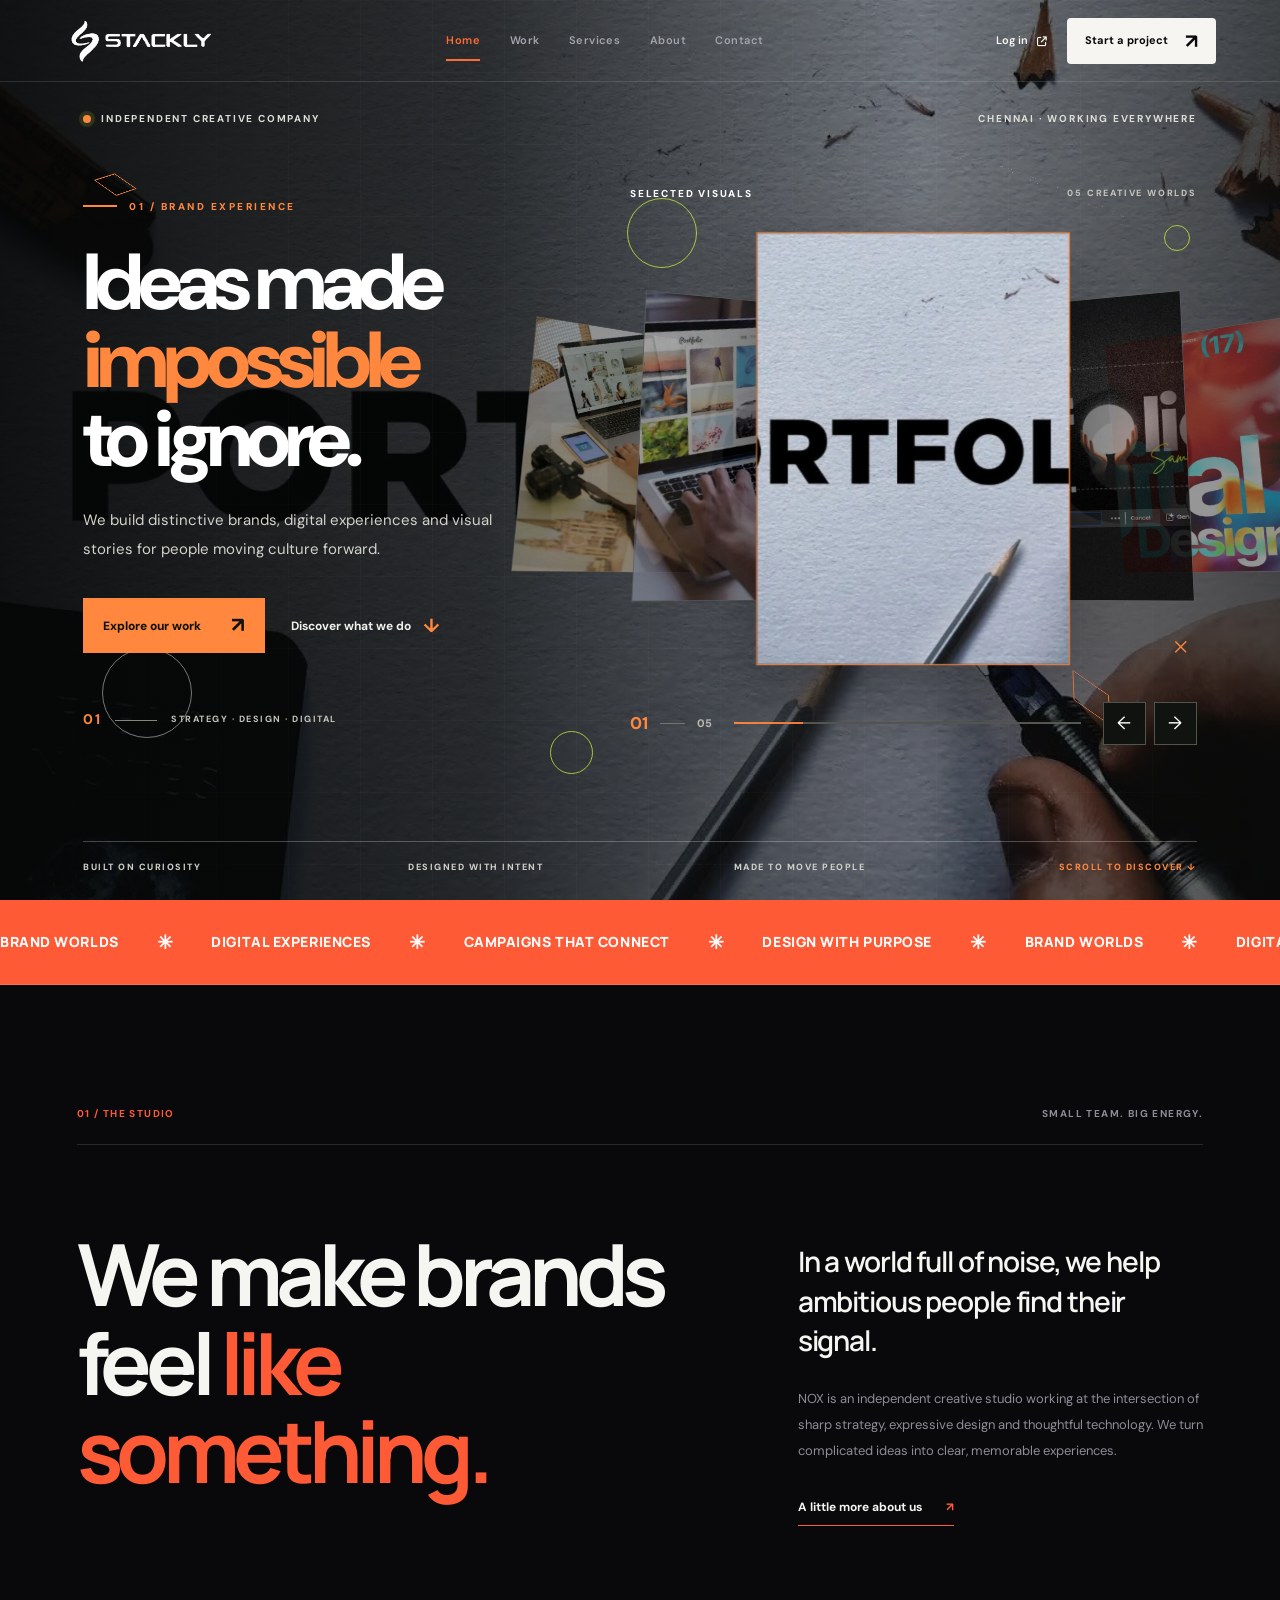
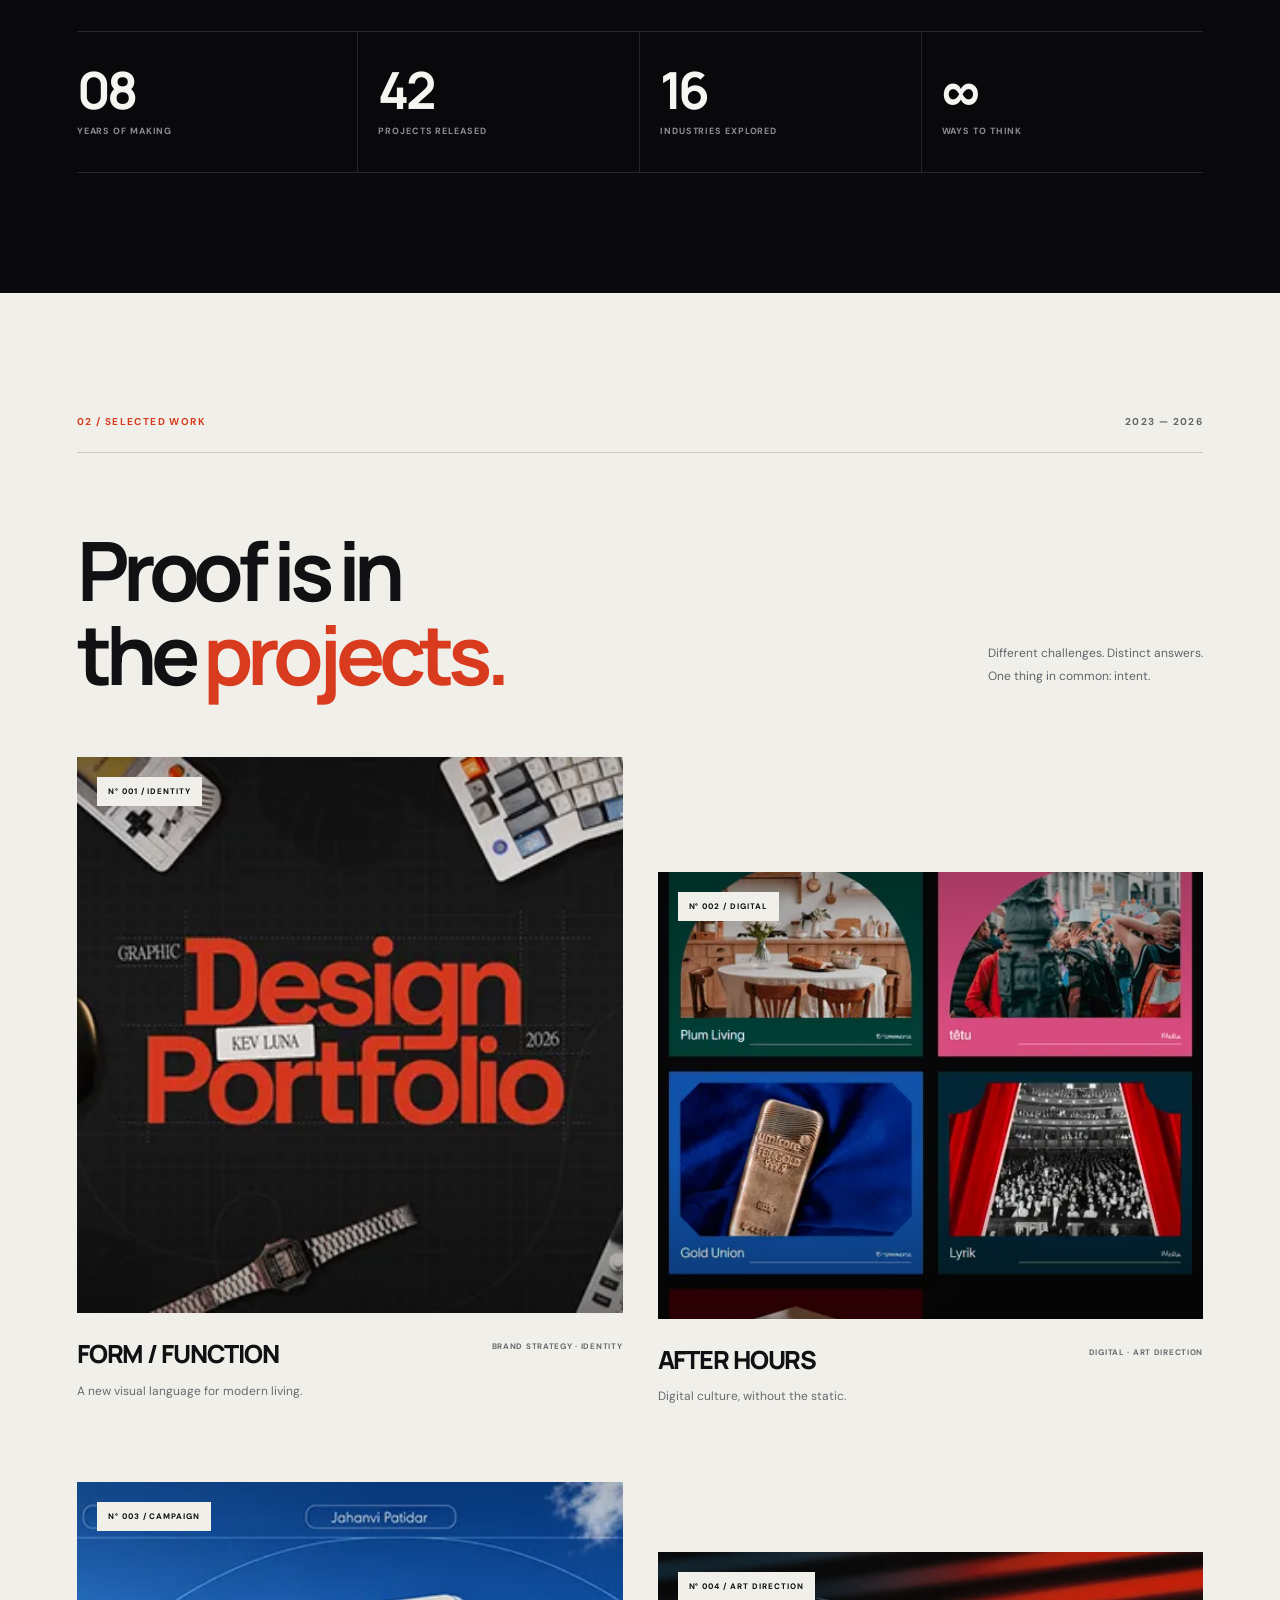
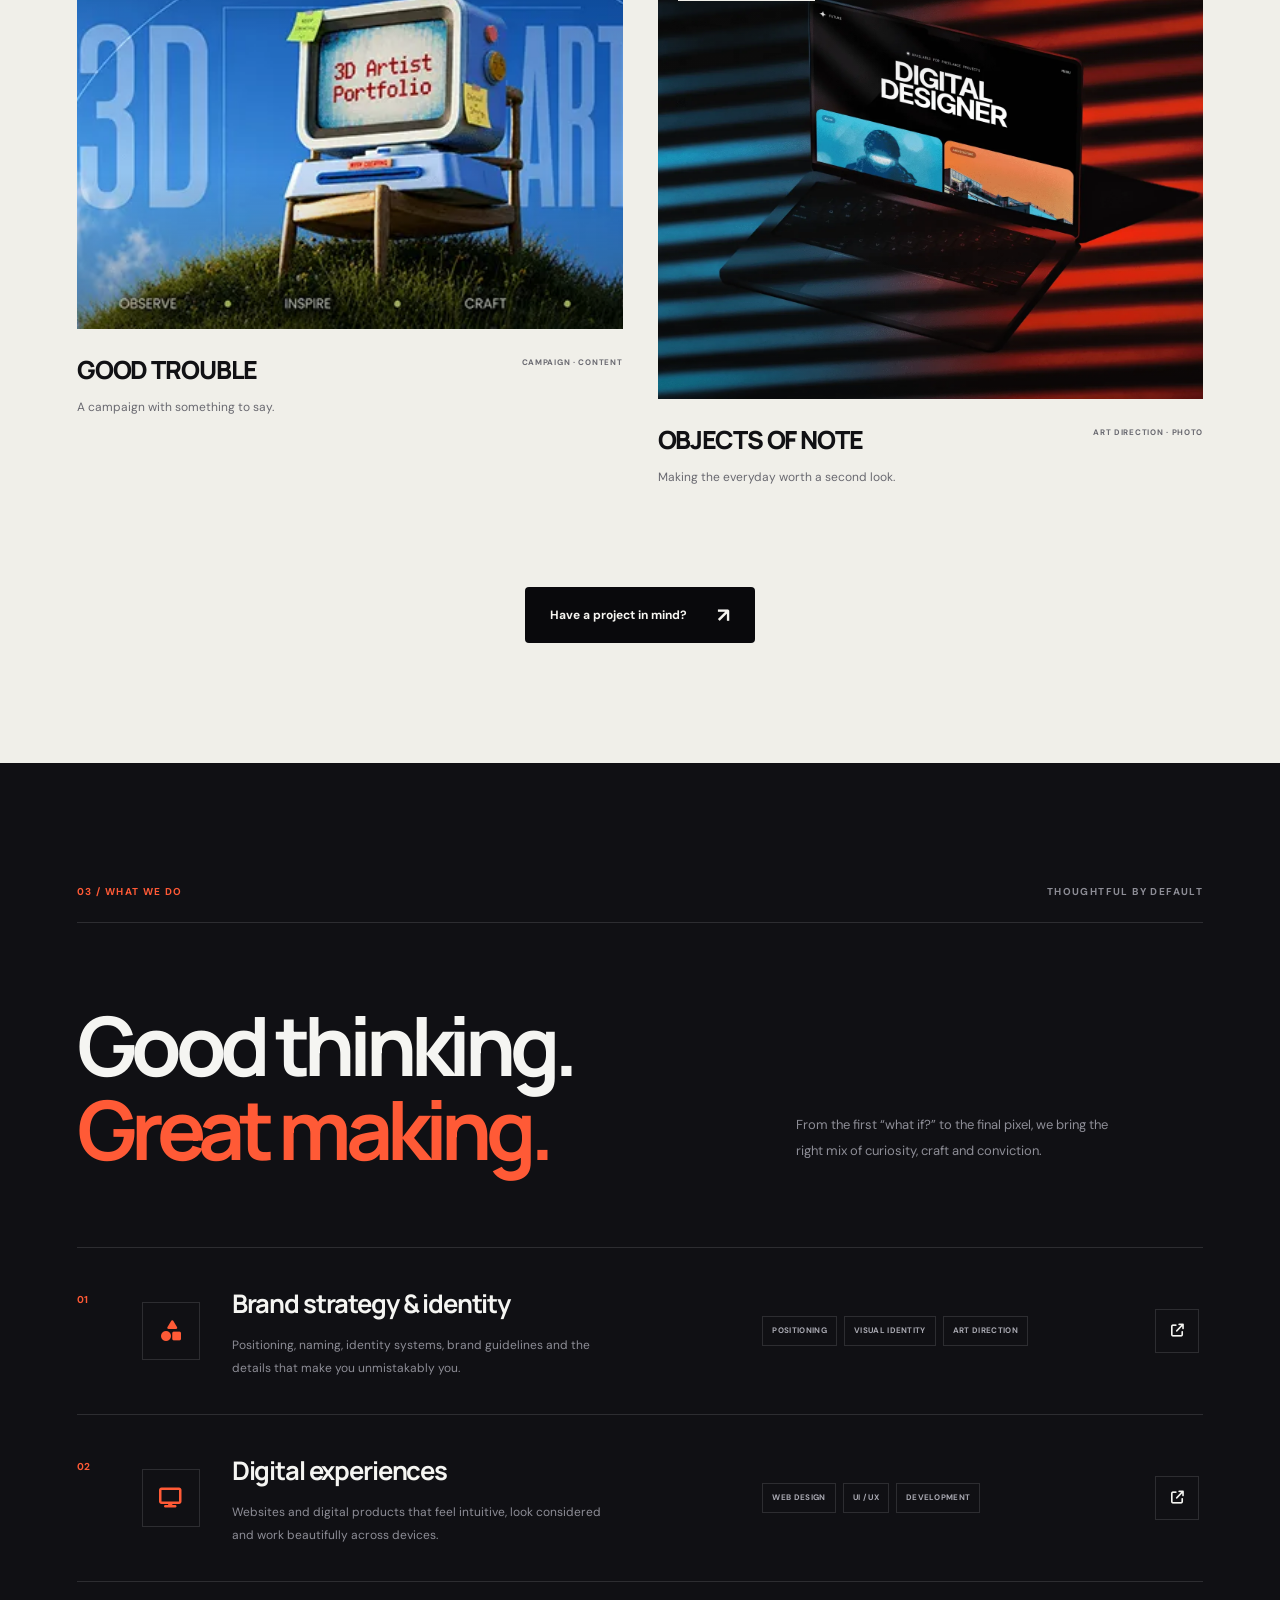
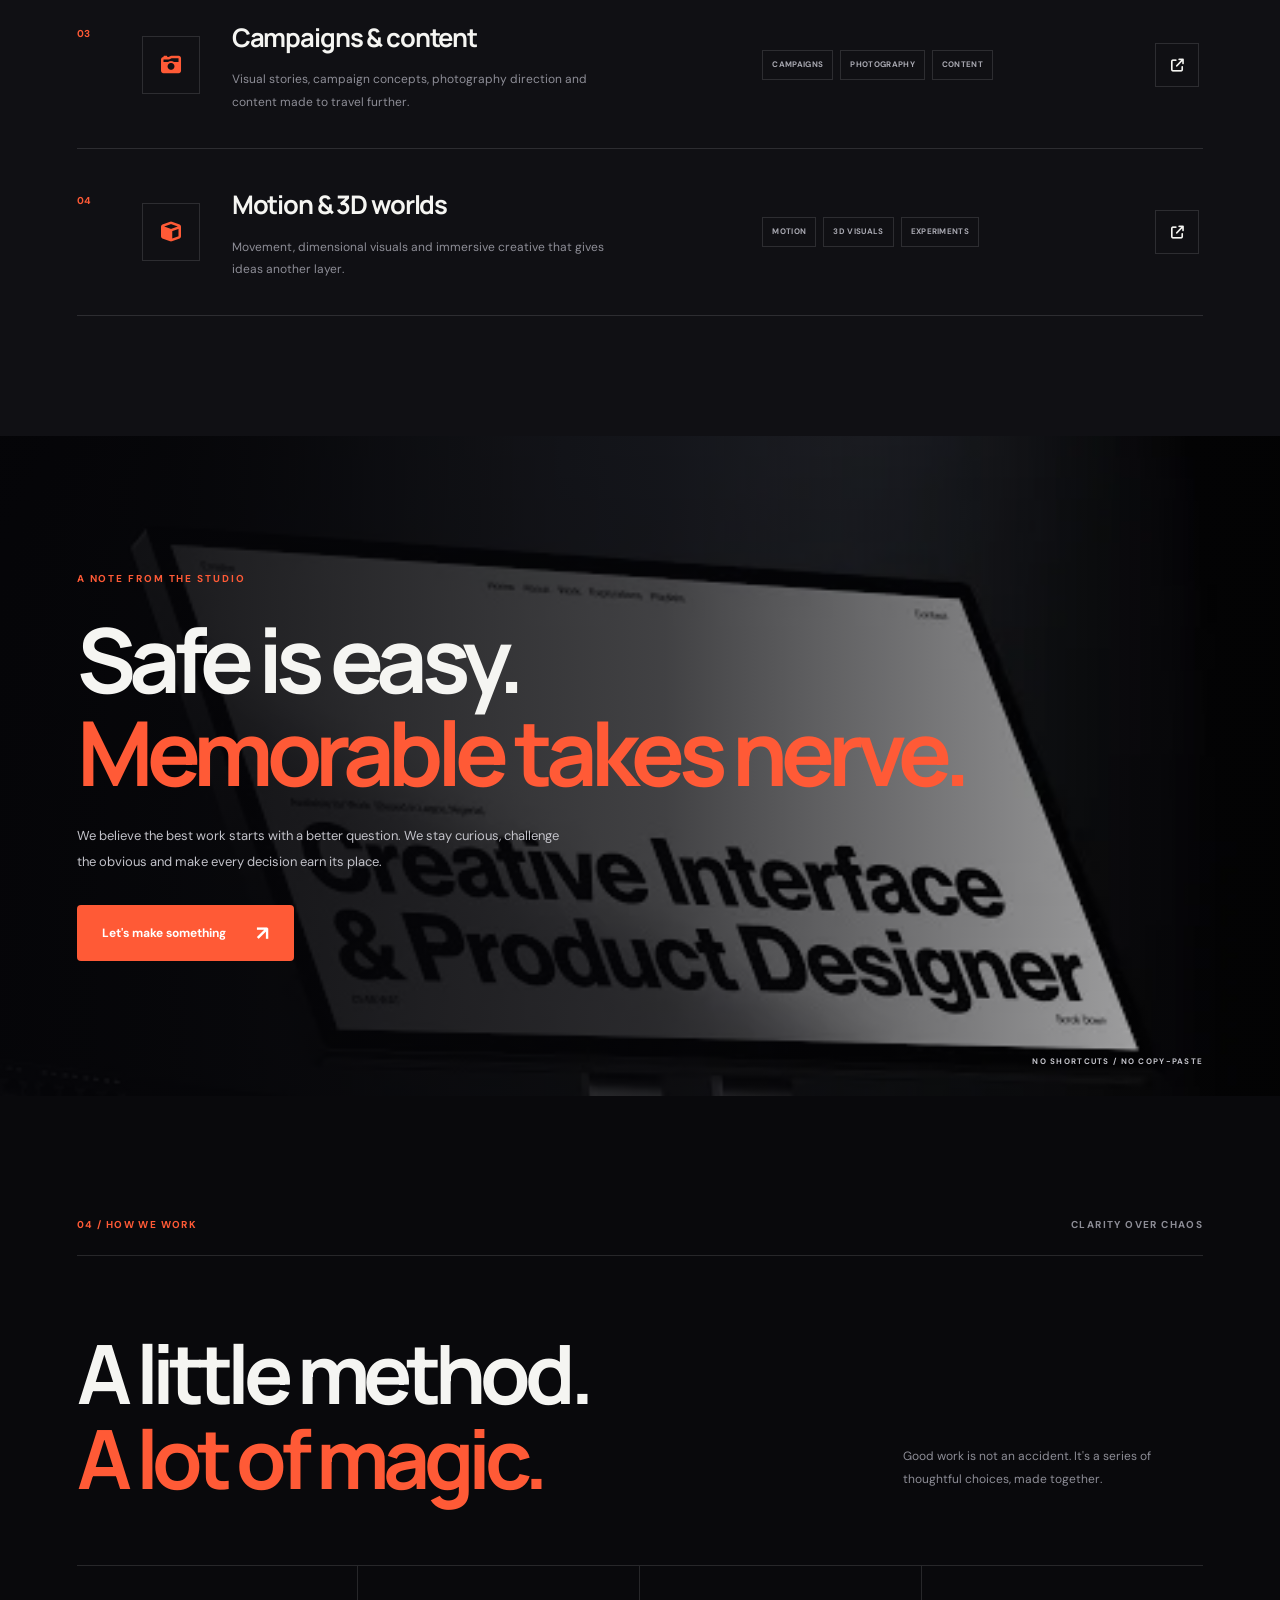
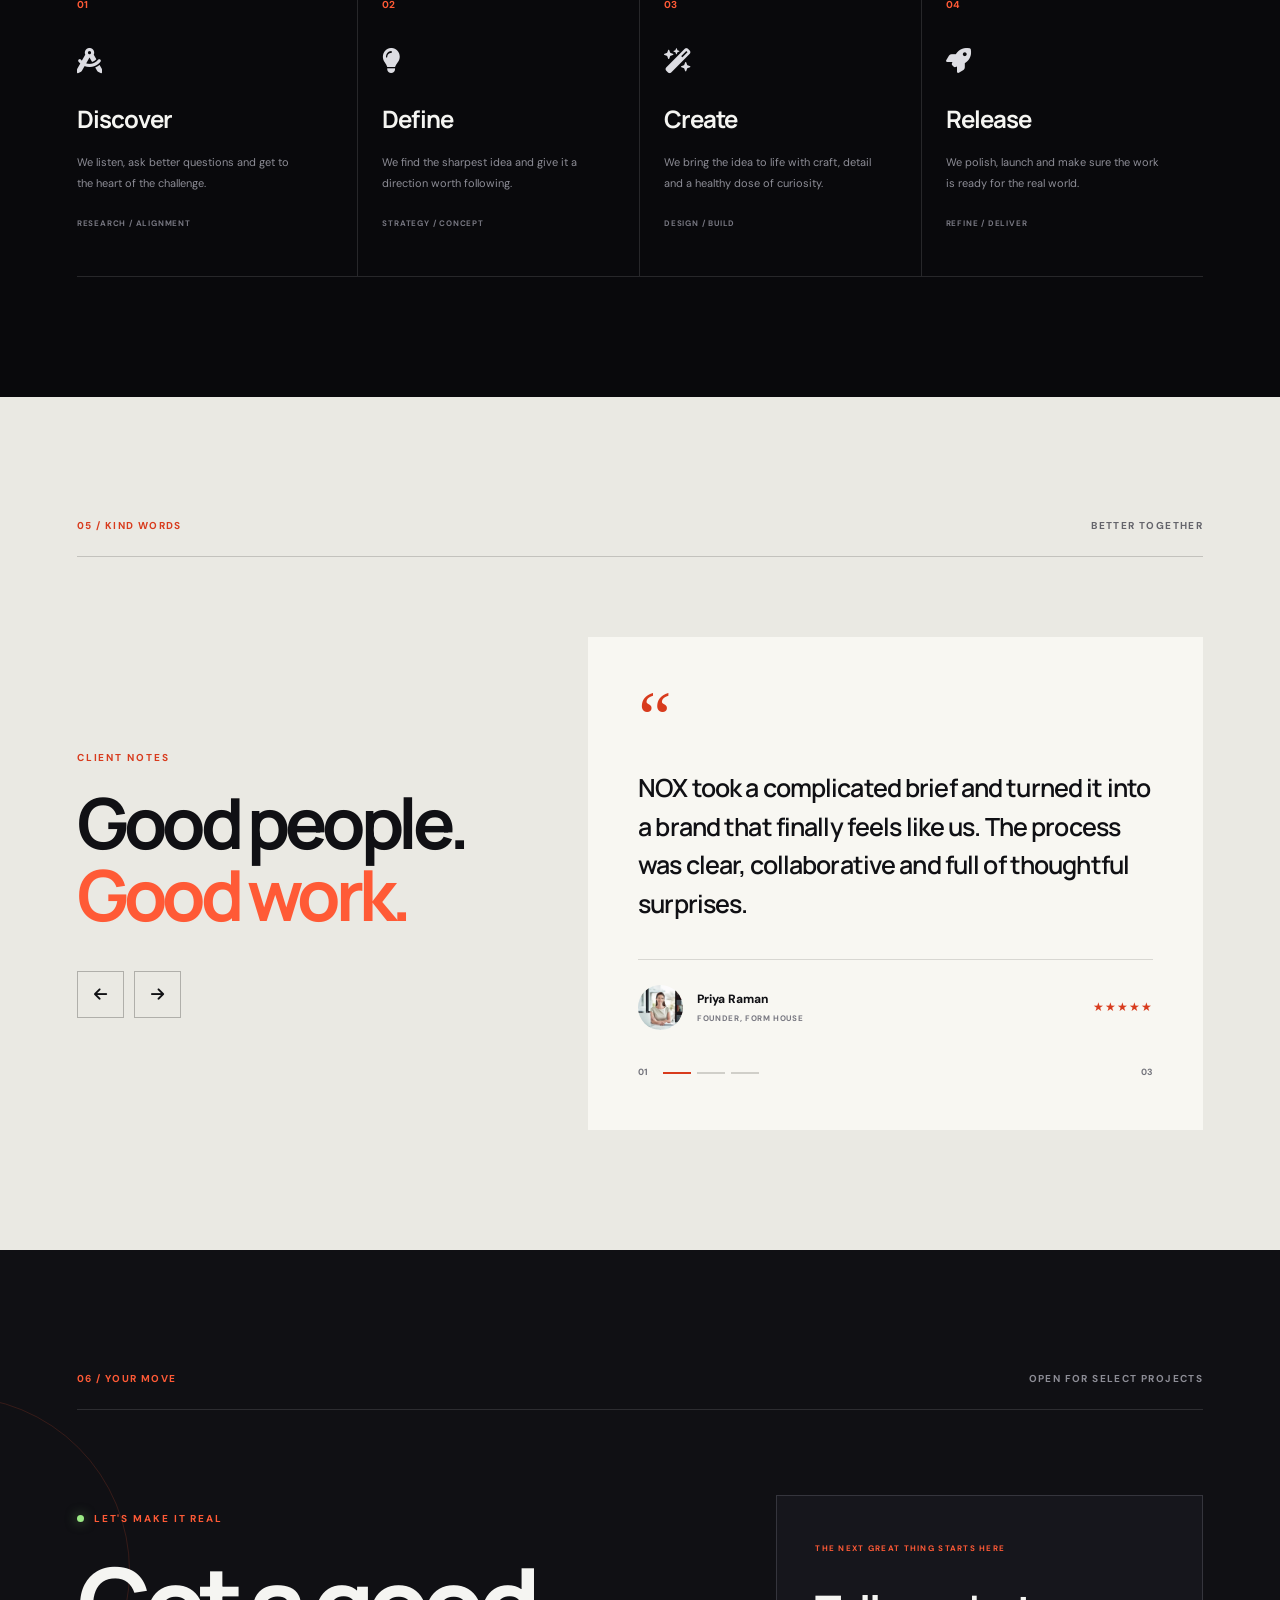
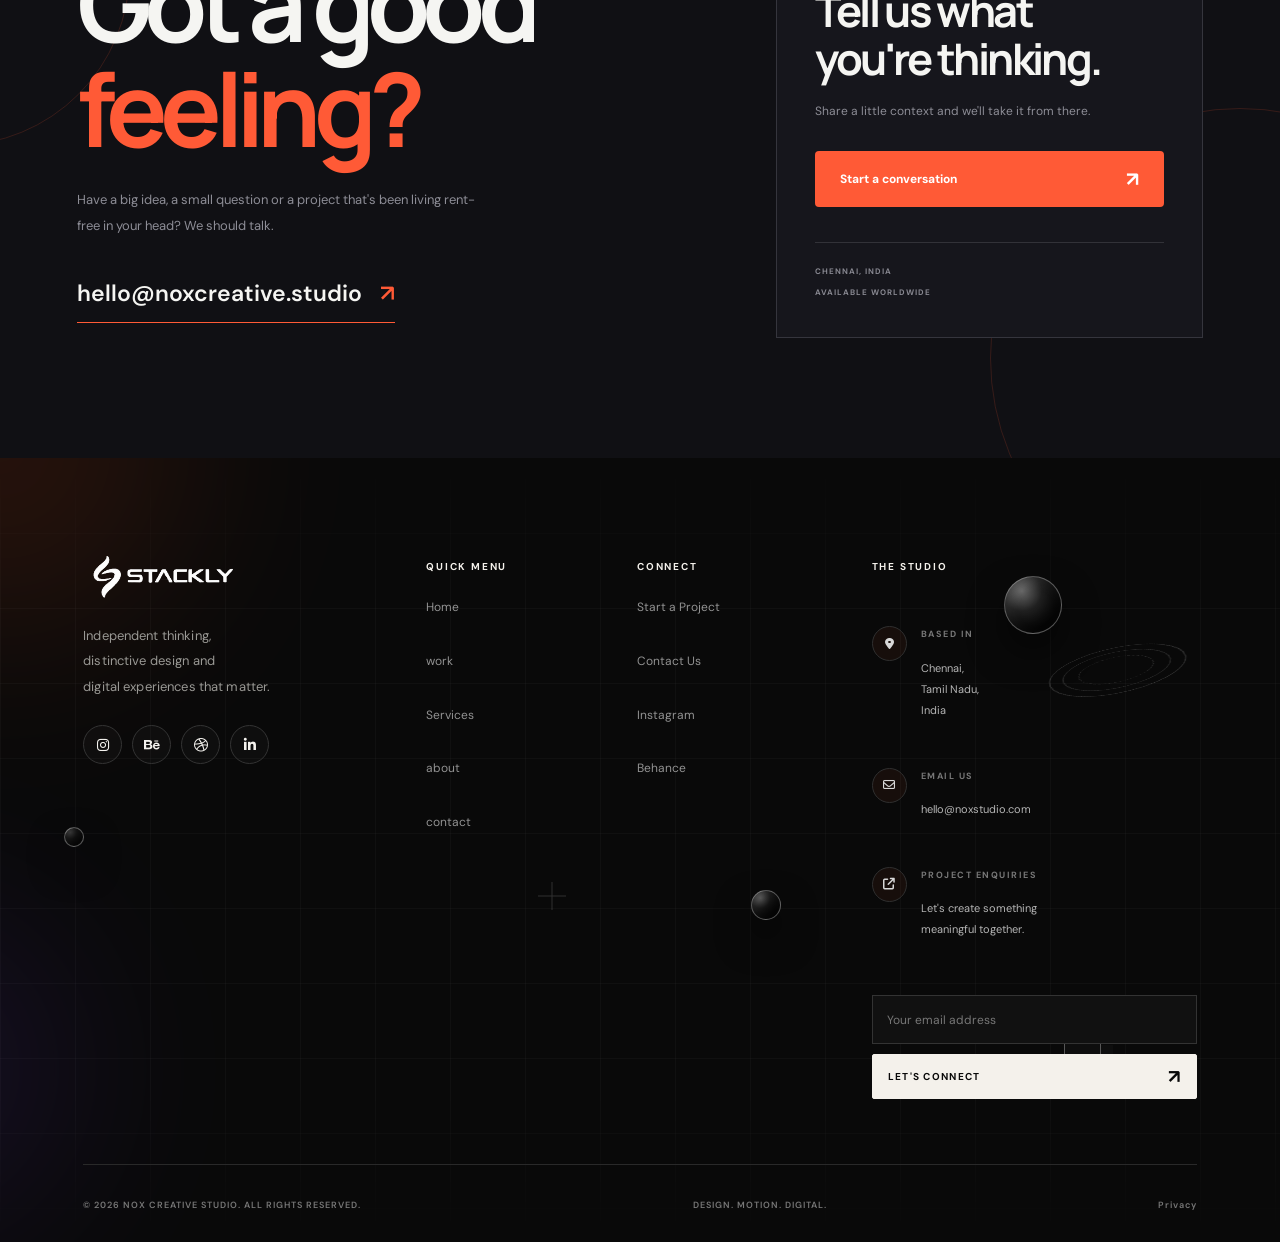
<file: index.html>
<!DOCTYPE html>
<html lang="en">

<head>
    <meta charset="UTF-8">

    <meta name="viewport"
          content="width=device-width, initial-scale=1.0">

    <meta name="theme-color" content="#09090c">

    <meta name="description"
          content="NOX Creative Studio — Building distinctive brands, digital experiences and visual stories.">

    <title>HOME</title>

    <!-- Google Fonts -->
    <link rel="preconnect" href="https://fonts.googleapis.com">

    <link rel="preconnect"
          href="https://fonts.gstatic.com"
          crossorigin>

    <link href="https://fonts.googleapis.com/css2?family=DM+Sans:wght@400;500;600;700&family=Manrope:wght@400;500;600;700;800&display=swap"
          rel="stylesheet">

    <!-- Font Awesome -->
    <link rel="stylesheet"
          href="https://cdnjs.cloudflare.com/ajax/libs/font-awesome/6.7.2/css/all.min.css">

    <!-- CSS -->
    <link rel="stylesheet" href="css/style.css">

    <link rel="stylesheet" href="css/responsive.css">

</head>

<body>

    <!-- =====================================
         SCROLL PROGRESS
    ====================================== -->

    <div class="scroll-progress" id="scrollProgress"></div>


    
<!-- =========================================================
     NOX CREATIVE STUDIO — CINEMATIC 3D PRELOADER
     CAMERA → CREATIVE STUDIO → LENS ZOOM → WEBSITE
========================================================= -->

<div class="preloader" id="noxPreloader" aria-label="Loading NOX Creative Studio">

    <!-- BACKGROUND NOISE -->
    <div class="preloader-noise"></div>

    <!-- STUDIO LIGHTING -->
    <div class="studio-light studio-light-left"></div>
    <div class="studio-light studio-light-right"></div>

    <div class="preloader-inner">

        <!-- =============================================
             BRAND
        ============================================== -->

        <div class="preloader-brand" id="preloaderBrand">

            

        </div>


        <!-- =============================================
             3D CINEMATIC STAGE
        ============================================== -->

        <div class="preloader-stage" id="preloaderStage">

            <!-- BACKGROUND GRID -->

            <div class="studio-grid"></div>

            <!-- STUDIO FLOOR -->

            <div class="studio-floor"></div>


            <!-- =========================================
                 LEFT FLOATING CAMERA
            ========================================== -->

            <div class="creative-object camera-object">

                <div class="camera-shadow"></div>

                <div class="camera-body">

                    <div class="camera-top"></div>

                    <div class="camera-viewfinder">
                        <span></span>
                    </div>

                    <div class="camera-flash"></div>

                    <div class="camera-grip"></div>

                    <div class="camera-brand-mark">N</div>

                    <!-- CAMERA LENS -->

                    <div class="camera-lens" id="cameraLens">

                        <div class="lens-outer-ring"></div>

                        <div class="lens-metal-ring"></div>

                        <div class="lens-inner-ring"></div>

                        <div class="lens-glass">

                            <div class="lens-reflection"></div>

                            <div class="lens-aperture">

                                <span></span>
                                <span></span>
                                <span></span>
                                <span></span>
                                <span></span>
                                <span></span>

                            </div>

                            <div class="lens-center"></div>

                        </div>

                    </div>

                </div>

            </div>


            <!-- =========================================
                 RIGHT FLOATING KEYBOARD
            ========================================== -->

            <div class="creative-object keyboard-object">

                <div class="keyboard-body">

                    <div class="keyboard-top-edge"></div>

                    <div class="keyboard-keys">

                        <span></span><span></span><span></span>
                        <span></span><span></span><span></span>
                        <span></span><span></span><span></span>

                        <span></span><span></span><span></span>
                        <span></span><span></span><span></span>
                        <span></span><span></span><span></span>

                        <span></span><span></span><span></span>
                        <span></span><span></span><span></span>
                        <span></span><span></span><span></span>

                        <span class="keyboard-spacebar"></span>

                    </div>

                    <div class="keyboard-light"></div>

                </div>

            </div>


            <!-- =========================================
                 FLOATING HEADPHONES
            ========================================== -->

            <div class="creative-object headphones-object">

                <div class="headphone-band"></div>

                <div class="headphone-left">

                    <div class="headphone-cup">
                        <span></span>
                    </div>

                </div>

                <div class="headphone-right">

                    <div class="headphone-cup">
                        <span></span>
                    </div>

                </div>

                <div class="headphone-glow"></div>

            </div>


            <!-- =========================================
                 FLOATING DESIGN TABLET
            ========================================== -->

            <div class="creative-object tablet-object">

                <div class="tablet-frame">

                    <div class="tablet-camera"></div>

                    <div class="tablet-screen">

                        <div class="tablet-screen-top">

                            <span>NOX STUDIO</span>
                            <span>✦</span>

                        </div>

                        <div class="tablet-design">

                            <div class="design-orb"></div>

                            <div class="design-line design-line-one"></div>

                            <div class="design-line design-line-two"></div>

                            <div class="design-line design-line-three"></div>

                            <div class="design-colors">

                                <span></span>
                                <span></span>
                                <span></span>
                                <span></span>

                            </div>

                        </div>

                    </div>

                </div>

            </div>


            <!-- =========================================
                 FLOATING DESIGN ELEMENTS
            ========================================== -->

            <div class="floating-symbol symbol-one">✳</div>

            <div class="floating-symbol symbol-two">✦</div>

            <div class="floating-symbol symbol-three">+</div>

            <div class="floating-symbol symbol-four">✳</div>


            <!-- =========================================
                 CAMERA SHUTTER FLASH
            ========================================== -->

            <div class="camera-shutter-flash"></div>


            <!-- =========================================
                 CENTER CINEMATIC TEXT
            ========================================== -->

            <div class="preloader-center-copy">

                <span class="preloader-eyebrow">
                    INDEPENDENT DIGITAL CREATORS
                </span>

                <h1>
                    CREATIVE<span>.</span><br>
                    IMAGINE<span>.</span>
                </h1>

                <p>
                    Crafting digital experiences that matter.
                </p>

            </div>


            <!-- =========================================
                 LENS ZOOM TRANSITION
            ========================================== -->

            <div class="lens-transition" id="lensTransition">

                <div class="transition-lens-ring"></div>

                <div class="transition-lens-glass">

                    <div class="transition-aperture"></div>

                </div>

            </div>


        </div>


        <!-- =============================================
             BOTTOM LOADER STATUS
        ============================================== -->

        <div class="loader-status">

            <div class="loader-status-top">

                <span id="preloaderMessage">
                    INITIALIZING CREATIVE STUDIO
                </span>

                <strong>
                    <span id="preloaderPercentage">0</span>%
                </strong>

            </div>

            <div class="loader-progress-track">

                <div
                    class="loader-progress-bar"
                    id="preloaderProgress">
                </div>

            </div>

            <div class="loader-status-bottom">

                <span>DESIGN</span>
                <span>DEVELOPMENT</span>
                <span>DIGITAL EXPERIENCE</span>

            </div>

        </div>


    </div>

</div>





    <!-- =====================================
         MAIN HEADER
    ====================================== -->

    <header class="site-header" id="siteHeader">


        <!-- LOGO -->

<a href="index.html" class="brand" aria-label="NOX Creative Home">
    <img src="assets/logo.webp" alt="NOX Creative Studio Logo">
</a>




        <!-- DESKTOP NAVIGATION -->

        <nav class="desktop-nav"
             aria-label="Main navigation">

            <a href="index.html" class="active" aria-current="page">Home</a>
            <a href="work.html">Work</a>
            <a href="services.html">Services</a>
            <a href="about.html">About</a>
            <a href="contact.html">Contact</a>

        </nav>



        <!-- HEADER ACTIONS -->

        <div class="header-actions">

            <button class="text-login login-trigger"
                    type="button">

                Log in

                <i class="fa-solid fa-arrow-up-right-from-square"></i>

            </button>


            <button class="button button-light header-cta login-trigger"
                    type="button">

                Start a project

                <span>↗</span>

            </button>

        </div>



        <!-- MOBILE MENU -->

        <button class="menu-toggle"
                id="menuToggle"
                type="button"
                aria-label="Open navigation"
                aria-expanded="false">

            <span></span>

            <span></span>

        </button>

    </header>



    <!-- =====================================
         MOBILE DRAWER
    ====================================== -->

    <div class="mobile-overlay" id="mobileOverlay"></div>


    <aside class="mobile-drawer" id="mobileDrawer">

        <div class="drawer-top">

            <a href="index.html" class="brand">

                <span class="brand-mark">

                    N<span>×</span>

                </span>

                <span class="brand-copy">

                    NOX

                    <small>CREATIVE STUDIO</small>

                </span>

            </a>


            <button class="drawer-close"
                    id="drawerClose"
                    type="button"
                    aria-label="Close navigation">

                <i class="fa-solid fa-xmark"></i>

            </button>

        </div>


        <p class="drawer-label">MENU / 2026</p>


        <nav>
            <a href="index.html" class="active" aria-current="page">
                Home <span>01</span>
            </a>
            <a href="work.html">
                Work <span>02</span>
            </a>
            <a href="services.html">
                Services <span>03</span>
            </a>
            <a href="about.html">
                About <span>04</span>
            </a>
            <a href="contact.html">
                Contact <span>05</span>
            </a>
        </nav>


        <button class="button button-orange login-trigger drawer-project"
                type="button">

            Start a project

            <span>↗</span>

        </button>


        <p class="drawer-note">

            Good ideas deserve

            <br>

            great execution.

        </p>

    </aside>



    <!-- =====================================
         MAIN CONTENT
    ====================================== -->

    <main>


    
<!-- =====================================================
     NOX CREATIVE STUDIO — 3D HERO CAROUSEL
===================================================== -->

<section class="nox-hero" id="home">

    <!-- BACKGROUND IMAGE SLIDES -->
    <div class="nox-backgrounds" aria-hidden="true">

        <div class="nox-background active">
            <img src="assets/h1.webp" alt="">
        </div>

        <div class="nox-background">
            <img src="assets/h2.webp" alt="">
        </div>

        <div class="nox-background">
            <img src="assets/h3.webp" alt="">
        </div>

        <div class="nox-background">
            <img src="assets/h4.webp" alt="">
        </div>

        <div class="nox-background">
            <img src="assets/h5.webp" alt="">
        </div>

    </div>

    <!-- BACKGROUND EFFECTS -->
    <div class="nox-hero-overlay"></div>
    <div class="nox-hero-grid"></div>

    <!-- FLOATING 3D OBJECTS -->
    <div class="nox-floating-scene" aria-hidden="true">

        <span class="nox-orb orb-one"></span>
        <span class="nox-orb orb-two"></span>
        <span class="nox-orb orb-three"></span>

        <span class="nox-ring ring-one"></span>
        <span class="nox-ring ring-two"></span>

        <span class="nox-cube cube-one"></span>
        <span class="nox-cube cube-two"></span>

        <span class="nox-cross cross-one">+</span>
        <span class="nox-cross cross-two">×</span>

    </div>

    <!-- TOP INFORMATION -->
    <div class="nox-hero-meta">

        <div class="nox-meta-left">
            <span class="nox-live-dot"></span>
            INDEPENDENT CREATIVE COMPANY
        </div>

        <div class="nox-meta-right">
            CHENNAI · WORKING EVERYWHERE
        </div>

    </div>

    <!-- HERO MAIN CONTENT -->
    <div class="nox-hero-layout">

        <!-- LEFT CONTENT -->
        <div class="nox-hero-content">

            <div class="nox-hero-eyebrow">
                <span class="nox-eyebrow-line"></span>
                <span id="noxHeroCategory">01 / BRAND EXPERIENCE</span>
            </div>

            <h1 class="nox-hero-title" id="noxHeroTitle">
                Ideas made
                <br>
                <span>impossible</span>
                <br>
                to ignore<span class="nox-title-dot">.</span>
            </h1>

            <p class="nox-hero-description" id="noxHeroDescription">
                We build distinctive brands, digital experiences and
                visual stories for people moving culture forward.
            </p>

            <div class="nox-hero-actions">

                <a href="404.html" class="nox-primary-button">
                    <span>Explore our work</span>
                    <span class="nox-button-arrow">↗</span>
                </a>

                <a href="404.html" class="nox-secondary-button">
                    Discover what we do
                    <span>↓</span>
                </a>

            </div>

            <!-- CONTENT INDEX -->
            <div class="nox-hero-caption">

                <span class="nox-caption-number" id="noxCaptionNumber">
                    01
                </span>

                <span class="nox-caption-divider"></span>

                <span id="noxHeroCaption">
                    STRATEGY · DESIGN · DIGITAL
                </span>

            </div>

        </div>

        <!-- RIGHT 3D IMAGE CAROUSEL -->
        <div class="nox-carousel-area">

            <div class="nox-carousel-heading">

                <span>SELECTED VISUALS</span>

                <span class="nox-carousel-total">
                    05 CREATIVE WORLDS
                </span>

            </div>

            <div class="nox-carousel-stage" id="noxCarouselStage">

                <!-- Five image cards are created by JavaScript -->

                <div class="nox-carousel-track" id="noxCarouselTrack">

                    <article class="nox-image-card" data-index="0">
                        <img
                            src="assets/h1.webp"
                            alt="Creative studio visual one"
                        >
                    </article>

                    <article class="nox-image-card" data-index="1">
                        <img
                            src="assets/h2.webp"
                            alt="Creative studio visual two"
                        >
                    </article>

                    <article class="nox-image-card" data-index="2">
                        <img
                            src="assets/h3.webp"
                            alt="Creative studio visual three"
                        >
                    </article>

                    <article class="nox-image-card" data-index="3">
                        <img
                            src="assets/h4.webp"
                            alt="Creative studio visual four"
                        >
                    </article>

                    <article class="nox-image-card" data-index="4">
                        <img
                            src="assets/h5.webp"
                            alt="Creative studio visual five"
                        >
                    </article>

                </div>

                <!-- Center image label -->
                <div class="nox-image-label">

                    <span class="nox-label-dot"></span>

                    <span id="noxImageLabel">
                        CREATIVE DIRECTION
                    </span>

                </div>

            </div>

            <!-- CAROUSEL CONTROLS -->
            <div class="nox-carousel-bottom">

                <div class="nox-carousel-count">
                    <span id="noxSlideCurrent">01</span>
                    <span class="nox-count-divider"></span>
                    <span>05</span>
                </div>

                <div class="nox-carousel-progress">
                    <span id="noxCarouselProgress"></span>
                </div>

                <div class="nox-carousel-controls">

                    <button
                        type="button"
                        id="noxSlidePrev"
                        aria-label="Previous image"
                    >
                        &#8592;
                    </button>

                    <button
                        type="button"
                        id="noxSlideNext"
                        aria-label="Next image"
                    >
                        &#8594;
                    </button>

                </div>

            </div>

        </div>

    </div>

    <!-- BOTTOM INFORMATION STRIP -->
    <div class="nox-hero-footer">

        <span>BUILT ON CURIOSITY</span>
        <span>DESIGNED WITH INTENT</span>
        <span>MADE TO MOVE PEOPLE</span>

        <span class="nox-footer-scroll">
            SCROLL TO DISCOVER ↓
        </span>

    </div>

</section>



        <!-- =====================================
             MOVING BRAND TICKER
        ====================================== -->

        <section class="ticker">

            <div class="ticker-track">

                <span>BRAND WORLDS <b>✳</b></span>

                <span>DIGITAL EXPERIENCES <b>✳</b></span>

                <span>CAMPAIGNS THAT CONNECT <b>✳</b></span>

                <span>DESIGN WITH PURPOSE <b>✳</b></span>

                <span>BRAND WORLDS <b>✳</b></span>

                <span>DIGITAL EXPERIENCES <b>✳</b></span>

                <span>CAMPAIGNS THAT CONNECT <b>✳</b></span>

                <span>DESIGN WITH PURPOSE <b>✳</b></span>

            </div>

        </section>



        <!-- =====================================
             ABOUT / STUDIO INTRODUCTION
        ====================================== -->

        <section class="section intro-section" id="about">


            <div class="section-label reveal">

                <span>01 / THE STUDIO</span>

                <span>SMALL TEAM. BIG ENERGY.</span>

            </div>



            <div class="intro-layout">

                <h2 class="display-heading reveal">

                    We make brands

                    <br>

                    feel <em>like something.</em>

                </h2>


                <div class="intro-copy reveal">

                    <p class="large-copy">

                        In a world full of noise,
                        we help ambitious people find their signal.

                    </p>


                    <p>

                        NOX is an independent creative studio working
                        at the intersection of sharp strategy,
                        expressive design and thoughtful technology.

                        We turn complicated ideas into clear,
                        memorable experiences.

                    </p>


                    <a href="404.html" class="underlined-link">

                        A little more about us

                        <span>↗</span>

                    </a>

                </div>

            </div>



            <!-- STUDIO STATISTICS -->

            <div class="intro-stats">

                <div class="stat reveal">

                    <strong data-count="08">00</strong>

                    <span>YEARS OF MAKING</span>

                </div>


                <div class="stat reveal">

                    <strong data-count="42">00</strong>

                    <span>PROJECTS RELEASED</span>

                </div>


                <div class="stat reveal">

                    <strong data-count="16">00</strong>

                    <span>INDUSTRIES EXPLORED</span>

                </div>


                <div class="stat reveal">

                    <strong>∞</strong>

                    <span>WAYS TO THINK</span>

                </div>

            </div>

        </section>



        <!-- =====================================
             SELECTED WORK / PORTFOLIO
        ====================================== -->

        <section class="work-section section" id="work">


            <div class="section-label reveal">

                <span>02 / SELECTED WORK</span>

                <span>2023 — 2026</span>

            </div>



            <div class="section-heading-row reveal">

                <h2 class="display-heading">

                    Proof is in

                    <br>

                    the <em>projects.</em>

                </h2>


                <p>

                    Different challenges. Distinct answers.

                    <br>

                    One thing in common: intent.

                </p>

            </div>



            <!-- PROJECT GRID -->

            <div class="work-grid">


                <!-- PROJECT 01 -->

                <a href="#contact"
                   class="project-card project-large reveal">

                    <div class="project-image">

                        <img src="assets/h6.webp"
                             alt="Creative brand identity project"
                             loading="lazy">

                        <span class="project-index">
                            N° 001 / IDENTITY
                        </span>

                        <span class="project-arrow">↗</span>

                    </div>


                    <div class="project-info">

                        <div>

                            <h3>FORM / FUNCTION</h3>

                            <p>
                                A new visual language for modern living.
                            </p>

                        </div>

                        <span>BRAND STRATEGY · IDENTITY</span>

                    </div>

                </a>



                <!-- PROJECT 02 -->

                <a href="#contact"
                   class="project-card project-offset reveal">

                    <div class="project-image">

                        <img src="assets/h7.webp"
                             alt="Digital product and website design"
                             loading="lazy">

                        <span class="project-index">
                            N° 002 / DIGITAL
                        </span>

                        <span class="project-arrow">↗</span>

                    </div>


                    <div class="project-info">

                        <div>

                            <h3>AFTER HOURS</h3>

                            <p>
                                Digital culture, without the static.
                            </p>

                        </div>

                        <span>DIGITAL · ART DIRECTION</span>

                    </div>

                </a>



                <!-- PROJECT 03 -->

                <a href="#contact"
                   class="project-card reveal">

                    <div class="project-image">

                        <img src="assets/h8.webp"
                             alt="Creative advertising campaign"
                             loading="lazy">

                        <span class="project-index">
                            N° 003 / CAMPAIGN
                        </span>

                        <span class="project-arrow">↗</span>

                    </div>


                    <div class="project-info">

                        <div>

                            <h3>GOOD TROUBLE</h3>

                            <p>
                                A campaign with something to say.
                            </p>

                        </div>

                        <span>CAMPAIGN · CONTENT</span>

                    </div>

                </a>



                <!-- PROJECT 04 -->

                <a href="#contact"
                   class="project-card project-offset-small reveal">

                    <div class="project-image">

                        <img src="assets/h9.webp"
                             alt="Premium product photography"
                             loading="lazy">

                        <span class="project-index">
                            N° 004 / ART DIRECTION
                        </span>

                        <span class="project-arrow">↗</span>

                    </div>


                    <div class="project-info">

                        <div>

                            <h3>OBJECTS OF NOTE</h3>

                            <p>
                                Making the everyday worth a second look.
                            </p>

                        </div>

                        <span>ART DIRECTION · PHOTO</span>

                    </div>

                </a>

            </div>



            <div class="center-cta reveal">

                <a href="404.html" class="button button-dark">

                    Have a project in mind?

                    <span>↗</span>

                </a>

            </div>

        </section>



        <!-- =====================================
             SERVICES
        ====================================== -->

        <section class="services-section section" id="services">


            <div class="section-label reveal">

                <span>03 / WHAT WE DO</span>

                <span>THOUGHTFUL BY DEFAULT</span>

            </div>



            <div class="services-intro">

                <h2 class="display-heading reveal">

                    Good thinking.

                    <br>

                    <em>Great making.</em>

                </h2>


                <p class="reveal">

                    From the first “what if?” to the final pixel,
                    we bring the right mix of curiosity,
                    craft and conviction.

                </p>

            </div>



            <div class="service-list">


                <!-- SERVICE 01 -->

                <article class="service-row reveal">

                    <span class="service-number">01</span>


                    <div class="service-icon">

                        <i class="fa-solid fa-shapes"></i>

                    </div>


                    <div class="service-main">

                        <h3>Brand strategy & identity</h3>

                        <p>

                            Positioning, naming, identity systems,
                            brand guidelines and the details that
                            make you unmistakably you.

                        </p>

                    </div>


                    <div class="service-tags">

                        <span>POSITIONING</span>

                        <span>VISUAL IDENTITY</span>

                        <span>ART DIRECTION</span>

                    </div>


                    <a href="404.html"
                       class="service-link"
                       aria-label="Discuss brand strategy">

                        <i class="fa-solid fa-arrow-up-right-from-square"></i>

                    </a>

                </article>



                <!-- SERVICE 02 -->

                <article class="service-row reveal">

                    <span class="service-number">02</span>


                    <div class="service-icon">

                        <i class="fa-solid fa-display"></i>

                    </div>


                    <div class="service-main">

                        <h3>Digital experiences</h3>

                        <p>

                            Websites and digital products that feel
                            intuitive, look considered and work
                            beautifully across devices.

                        </p>

                    </div>


                    <div class="service-tags">

                        <span>WEB DESIGN</span>

                        <span>UI / UX</span>

                        <span>DEVELOPMENT</span>

                    </div>


                    <a href="404.html"
                       class="service-link"
                       aria-label="Discuss digital experiences">

                        <i class="fa-solid fa-arrow-up-right-from-square"></i>

                    </a>

                </article>



                <!-- SERVICE 03 -->

                <article class="service-row reveal">

                    <span class="service-number">03</span>


                    <div class="service-icon">

                        <i class="fa-solid fa-camera-retro"></i>

                    </div>


                    <div class="service-main">

                        <h3>Campaigns & content</h3>

                        <p>

                            Visual stories, campaign concepts,
                            photography direction and content
                            made to travel further.

                        </p>

                    </div>


                    <div class="service-tags">

                        <span>CAMPAIGNS</span>

                        <span>PHOTOGRAPHY</span>

                        <span>CONTENT</span>

                    </div>


                    <a href="404.html"
                       class="service-link"
                       aria-label="Discuss campaigns">

                        <i class="fa-solid fa-arrow-up-right-from-square"></i>

                    </a>

                </article>



                <!-- SERVICE 04 -->

                <article class="service-row reveal">

                    <span class="service-number">04</span>


                    <div class="service-icon">

                        <i class="fa-solid fa-cube"></i>

                    </div>


                    <div class="service-main">

                        <h3>Motion & 3D worlds</h3>

                        <p>

                            Movement, dimensional visuals and
                            immersive creative that gives ideas
                            another layer.

                        </p>

                    </div>


                    <div class="service-tags">

                        <span>MOTION</span>

                        <span>3D VISUALS</span>

                        <span>EXPERIMENTS</span>

                    </div>


                    <a href="404.html"
                       class="service-link"
                       aria-label="Discuss motion and 3D">

                        <i class="fa-solid fa-arrow-up-right-from-square"></i>

                    </a>

                </article>

            </div>

        </section>



        <!-- =====================================
             CREATIVE MANIFESTO
        ====================================== -->

        <section class="manifesto-section">


            <div class="manifesto-image">

                <img src="assets/h10.webp"
                     alt="Creative studio with camera and design tools"
                     loading="lazy">

            </div>


            <div class="manifesto-overlay"></div>


            <div class="manifesto-content reveal">

                <p class="eyebrow">

                    A NOTE FROM THE STUDIO

                </p>


                <h2>

                    Safe is easy.

                    <br>

                    <em>Memorable takes nerve.</em>

                </h2>


                <p>

                    We believe the best work starts with a better
                    question. We stay curious, challenge the obvious
                    and make every decision earn its place.

                </p>


                <a href="404.html"
                   class="button button-orange">

                    Let's make something

                    <span>↗</span>

                </a>

            </div>


            <span class="manifesto-index">

                NO SHORTCUTS / NO COPY-PASTE

            </span>

        </section>



        <!-- =====================================
             OUR CREATIVE PROCESS
        ====================================== -->

        <section class="process-section section">


            <div class="section-label reveal">

                <span>04 / HOW WE WORK</span>

                <span>CLARITY OVER CHAOS</span>

            </div>



            <div class="section-heading-row">

                <h2 class="display-heading reveal">

                    A little method.

                    <br>

                    <em>A lot of magic.</em>

                </h2>


                <p class="reveal">

                    Good work is not an accident.
                    It's a series of thoughtful choices,
                    made together.

                </p>

            </div>



            <div class="process-grid">


                <article class="process-card reveal">

                    <span>01</span>

                    <i class="fa-solid fa-compass-drafting"></i>

                    <h3>Discover</h3>

                    <p>

                        We listen, ask better questions and
                        get to the heart of the challenge.

                    </p>

                    <small>RESEARCH / ALIGNMENT</small>

                </article>



                <article class="process-card reveal">

                    <span>02</span>

                    <i class="fa-solid fa-lightbulb"></i>

                    <h3>Define</h3>

                    <p>

                        We find the sharpest idea and give it
                        a direction worth following.

                    </p>

                    <small>STRATEGY / CONCEPT</small>

                </article>



                <article class="process-card reveal">

                    <span>03</span>

                    <i class="fa-solid fa-wand-magic-sparkles"></i>

                    <h3>Create</h3>

                    <p>

                        We bring the idea to life with craft,
                        detail and a healthy dose of curiosity.

                    </p>

                    <small>DESIGN / BUILD</small>

                </article>



                <article class="process-card reveal">

                    <span>04</span>

                    <i class="fa-solid fa-rocket"></i>

                    <h3>Release</h3>

                    <p>

                        We polish, launch and make sure the work
                        is ready for the real world.

                    </p>

                    <small>REFINE / DELIVER</small>

                </article>

            </div>

        </section>



        <!-- =====================================
             TESTIMONIALS
        ====================================== -->

        <section class="testimonial-section section">


            <div class="section-label reveal">

                <span>05 / KIND WORDS</span>

                <span>BETTER TOGETHER</span>

            </div>



            <div class="testimonial-layout">


                <div class="testimonial-left reveal">

                    <p class="eyebrow">CLIENT NOTES</p>


                    <h2 class="display-heading">

                        Good people.

                        <br>

                        <em>Good work.</em>

                    </h2>


                    <div class="testimonial-controls">

                        <button id="testimonialPrev"
                                type="button"
                                aria-label="Previous testimonial">

                            <i class="fa-solid fa-arrow-left"></i>

                        </button>


                        <button id="testimonialNext"
                                type="button"
                                aria-label="Next testimonial">

                            <i class="fa-solid fa-arrow-right"></i>

                        </button>

                    </div>

                </div>



                <div class="testimonial-card reveal">

                    <span class="quote-mark">“</span>


                    <div class="testimonial-slides">


                        <article class="testimonial-slide active">

                            <p>

                                NOX took a complicated brief and
                                turned it into a brand that finally
                                feels like us. The process was clear,
                                collaborative and full of thoughtful
                                surprises.

                            </p>


                            <div class="client-meta">

                                <img src="assets/f.webp"
                                     alt="Client Priya"
                                     loading="lazy">

                                <div>

                                    <strong>Priya Raman</strong>

                                    <span>FOUNDER, FORM HOUSE</span>

                                </div>


                                <span class="client-rating">

                                    ★★★★★

                                </span>

                            </div>

                        </article>



                        <article class="testimonial-slide">

                            <p>

                                They brought equal parts strategic
                                thinking and creative ambition.
                                The new digital experience has
                                given our team a much clearer way
                                to tell our story.

                            </p>


                            <div class="client-meta">

                                <img src="assets/m.webp"
                                     alt="Client Daniel"
                                     loading="lazy">

                                <div>

                                    <strong>Daniel Joseph</strong>

                                    <span>MARKETING LEAD, NORTHSTAR</span>

                                </div>


                                <span class="client-rating">

                                    ★★★★★

                                </span>

                            </div>

                        </article>



                        <article class="testimonial-slide">

                            <p>

                                From the first workshop to launch
                                day, the team cared about every
                                detail. The result feels confident,
                                distinctive and genuinely useful.

                            </p>


                            <div class="client-meta">

                                <img src="assets/f.webp"
                                     alt="Client Meera"
                                     loading="lazy">

                                <div>

                                    <strong>Meera Krishnan</strong>

                                    <span>DIRECTOR, GOOD TROUBLE</span>

                                </div>


                                <span class="client-rating">

                                    ★★★★★

                                </span>

                            </div>

                        </article>

                    </div>



                    <div class="testimonial-pagination">

                        <span id="testimonialCurrent">01</span>


                        <div>

                            <i class="active"></i>

                            <i></i>

                            <i></i>

                        </div>


                        <span>03</span>

                    </div>

                </div>

            </div>

        </section>



        <!-- =====================================
             CONTACT / PROJECT CTA
        ====================================== -->

        <section class="contact-section section" id="contact">


            <div class="contact-orb orb-a"></div>

            <div class="contact-orb orb-b"></div>



            <div class="section-label reveal">

                <span>06 / YOUR MOVE</span>

                <span>OPEN FOR SELECT PROJECTS</span>

            </div>



            <div class="contact-layout">


                <div class="contact-copy reveal">

                    <p class="eyebrow">

                        <i class="status-dot"></i>

                        LET'S MAKE IT REAL

                    </p>


                    <h2 class="display-heading">

                        Got a good

                        <br>

                        <em>feeling?</em>

                    </h2>


                    <p>

                        Have a big idea, a small question or a
                        project that's been living rent-free
                        in your head? We should talk.

                    </p>


                    <a href="mailto:hello@noxcreative.studio"
                       class="contact-email">

                        hello@noxcreative.studio

                        <span>↗</span>

                    </a>

                </div>



                <div class="contact-card reveal">

                    <span class="contact-card-label">

                        THE NEXT GREAT THING STARTS HERE

                    </span>


                    <h3>

                        Tell us what

                        <br>

                        you're thinking.

                    </h3>


                    <p>

                        Share a little context and we'll take it from there.

                    </p>


                    <button class="button button-orange login-trigger"
                            type="button">

                        Start a conversation

                        <span>↗</span>

                    </button>


                    <div class="contact-card-bottom">

                        <span>CHENNAI, INDIA</span>

                        <span>AVAILABLE WORLDWIDE</span>

                    </div>

                </div>

            </div>

        </section>

    </main>




<!-- =========================================================
     NOX CREATIVE STUDIO — 3D ANIMATED FOOTER
========================================================= -->

<footer class="site-footer" id="footer">

    <!-- 3D BACKGROUND ELEMENTS -->
    <div class="footer-grid-bg" aria-hidden="true"></div>

    <div class="footer-light footer-light-one" aria-hidden="true"></div>
    <div class="footer-light footer-light-two" aria-hidden="true"></div>

    <div class="footer-3d-scene" aria-hidden="true">

        <div class="footer-orb footer-orb-one"></div>
        <div class="footer-orb footer-orb-two"></div>
        <div class="footer-orb footer-orb-three"></div>

        <div class="footer-ring"></div>

        <div class="footer-cube"></div>

        <div class="footer-cross"></div>

    </div>


    <!-- FOOTER TOP -->
    <div class="footer-top">

        <!-- BRAND -->
        <div class="footer-brand">

          
<a href="index.html" class="footer-logo">
    <img src="assets/logo.webp" alt="NOX Logo">
</a>


            <p>
                Independent thinking,<br>
                distinctive design and<br>
                digital experiences that matter.
            </p>

            <!-- SOCIAL MEDIA -->
            <div class="footer-socials">

                <a href="404.html" aria-label="Instagram">
                    <i class="fa-brands fa-instagram"></i>
                </a>

                <a href="404.html" aria-label="Behance">
                    <i class="fa-brands fa-behance"></i>
                </a>

                <a href="404.html" aria-label="Dribbble">
                    <i class="fa-brands fa-dribbble"></i>
                </a>

                <a href="404.html" aria-label="LinkedIn">
                    <i class="fa-brands fa-linkedin-in"></i>
                </a>

            </div>

        </div>


        <!-- EXPLORE -->
        <div class="footer-column">

            <span class="footer-heading">
                QUICK MENU
            </span>

            <a href="index.html">Home</a>

            <a href="work.html">work</a>

            <a href="services.html">Services</a>

            <a href="about.html">about</a>
        
            <a href="contact.html">contact</a>

        </div>


        <!-- CONNECT -->
        <div class="footer-column">

            <span class="footer-heading">
                CONNECT
            </span>

            <a href="404.html">Start a Project</a>

            <a href="404.html">Contact Us</a>

            <a href="404.html">Instagram</a>

            <a href="404.html">Behance</a>

        </div>


        <!-- STUDIO CONTACT -->
        <div class="footer-column footer-contact">

            <span class="footer-heading">
                THE STUDIO
            </span>


            <!-- LOCATION -->
            <div class="footer-contact-item">

                <div class="footer-contact-icon">
                    <i class="fa-solid fa-location-dot"></i>
                </div>

                <div class="footer-contact-info">

                    <span class="contact-label">
                        BASED IN
                    </span>

                    <a href="404.html">
                        Chennai,<br>
                        Tamil Nadu,<br>
                        India
                    </a>

                </div>

            </div>


            <!-- EMAIL -->
            <div class="footer-contact-item">

                <div class="footer-contact-icon">
                    <i class="fa-regular fa-envelope"></i>
                </div>

                <div class="footer-contact-info">

                    <span class="contact-label">
                        EMAIL US
                    </span>

                    <a href="mailto:hello@noxstudio.com">
                        hello@noxstudio.com
                    </a>

                </div>

            </div>


            <!-- PROJECT ENQUIRIES -->
            <div class="footer-contact-item">

                <div class="footer-contact-icon">
                    <i class="fa-solid fa-arrow-up-right-from-square"></i>
                </div>

                <div class="footer-contact-info">

                    <span class="contact-label">
                        PROJECT ENQUIRIES
                    </span>

                    <a href="#contact">
                        Let's create something<br>
                        meaningful together.
                    </a>

                </div>

            </div>


            <!-- SUBSCRIBE -->
            <div class="footer-subscribe">

                <div class="subscribe-input">

                    <input
                        type="email"
                        id="footerEmail"
                        placeholder="Your email address"
                        aria-label="Your email address"
                    >

                </div>

                <button
                    type="button"
                    class="subscribe-button"
                    onclick="window.location.href='404.html'"
                >

                    LET'S CONNECT

                    <span>↗</span>

                </button>

            </div>

        </div>

    </div>


    <!-- FOOTER BOTTOM -->
    <div class="footer-bottom">

        <span>
            © 2026 NOX CREATIVE STUDIO. ALL RIGHTS RESERVED.
        </span>

        <span>
            DESIGN. MOTION. DIGITAL.
        </span>

        <a href="404.html">
            Privacy
        </a>

    </div>

</footer>






 
<!-- =====================================================
     NOX CREATIVE STUDIO — LOGIN MODAL
===================================================== -->

<div class="modal-overlay" id="loginModal" aria-hidden="true">

    <div class="login-modal" role="dialog" aria-modal="true"
        aria-labelledby="loginTitle">

        <!-- CLOSE BUTTON -->
        <button type="button"
            class="modal-close"
            id="loginModalClose"
            aria-label="Close login">
            &times;
        </button>


        <!-- =============================================
             LEFT VISUAL PANEL
        ============================================== -->

        <div class="login-visual">

            <img src="assets/lo.webp"
                alt="NOX Creative Studio workspace">

            <div class="login-visual-overlay"></div>

            <div class="login-visual-content">

                <span class="login-brand-label">
                    NOX CREATIVE STUDIO
                </span>

                <h3>
                    Your next
                    <br>
                    <span>big idea</span>
                    <br>
                    starts here.
                </h3>

                <p class="login-visual-description">
                    A space for ambitious ideas, bold creativity
                    and extraordinary digital experiences.
                </p>


                <div class="login-event-badge">

                    <span class="live-dot"></span>

                    <div>
                        <strong>CREATIVITY IN MOTION</strong>

                        <small>
                            Design · Strategy · Digital
                        </small>
                    </div>

                </div>

            </div>


            <!-- VISUAL FOOTER -->

            <div class="login-visual-footer">

                <span>IMAGINE</span>

                <i></i>

                <span>CREATE</span>

                <i></i>

                <span>INSPIRE</span>

            </div>

        </div>



        <!-- =============================================
             RIGHT LOGIN CONTENT
        ============================================== -->

        <div class="login-content">

            <!-- HEADING -->

            <div class="login-heading">

                <div class="login-logo">
                    N<span>.</span>
                </div>

                <span class="login-eyebrow">
                    WELCOME TO NOX
                </span>

                <h2 id="loginTitle">
                    Sign in to <span>continue.</span>
                </h2>

                <p>
                    Access your creative workspace and
                    manage your studio experience.
                </p>

            </div>



            <!-- LOGIN TABS -->

            <div class="login-tabs">

                <button type="button"
                    class="login-tab active"
                    data-login-tab="user">

                    <i class="fa-regular fa-user"></i>

                    Client Login

                </button>


                <button type="button"
                    class="login-tab"
                    data-login-tab="admin">

                    <i class="fa-solid fa-layer-group"></i>

                    Team Login

                </button>

            </div>



            <!-- =========================================
                 CLIENT LOGIN FORM
            ========================================== -->

            <form class="login-form active"
                id="userLoginForm"
                data-login-form="user">

                <label for="userEmail">
                    Email Address
                </label>

                <div class="input-wrap">

                    <span class="input-icon">
                        <i class="fa-regular fa-envelope"></i>
                    </span>

                    <input
                        type="email"
                        id="userEmail"
                        name="userEmail"
                        placeholder="you@example.com"
                        autocomplete="email"
                        required>

                </div>



                <label for="userPassword">
                    Password
                </label>

                <div class="input-wrap">

                    <span class="input-icon">
                        <i class="fa-solid fa-lock"></i>
                    </span>

                    <input
                        type="password"
                        id="userPassword"
                        name="userPassword"
                        placeholder="Enter your password"
                        autocomplete="current-password"
                        required>

                    <button type="button"
                        class="password-toggle"
                        data-password-toggle="userPassword"
                        aria-label="Show password">

                        <i class="fa-regular fa-eye"></i>

                    </button>

                </div>



                <!-- LOGIN OPTIONS -->

                <div class="login-options">

                    <label class="remember-option">

                        <input type="checkbox" name="rememberUser">

                        <span>Remember me</span>

                    </label>


                    <a href="404.html">
                        Forgot password?
                    </a>

                </div>



                <!-- SUBMIT -->

                <button type="submit" class="login-submit">

                    <span>Enter Creative Studio</span>

                    <span class="submit-arrow">
                        <i class="fa-solid fa-arrow-up-right-from-square"></i>
                    </span>

                </button>



                <!-- CREATE ACCOUNT -->

                <p class="login-create">

                    New to NOX?

                    <a href="404.html">
                        Let's get started
                    </a>

                </p>

            </form>



            <!-- =========================================
                 TEAM LOGIN FORM
            ========================================== -->

            <form class="login-form"
                id="adminLoginForm"
                data-login-form="admin">

                <label for="adminEmail">
                    Team Email
                </label>

                <div class="input-wrap">

                    <span class="input-icon">
                        <i class="fa-regular fa-envelope"></i>
                    </span>

                    <input
                        type="email"
                        id="adminEmail"
                        name="adminEmail"
                        placeholder="team@noxstudio.com"
                        autocomplete="username"
                        required>

                </div>



                <label for="adminPassword">
                    Team Password
                </label>

                <div class="input-wrap">

                    <span class="input-icon">
                        <i class="fa-solid fa-shield-halved"></i>
                    </span>

                    <input
                        type="password"
                        id="adminPassword"
                        name="adminPassword"
                        placeholder="Enter team password"
                        autocomplete="current-password"
                        required>

                    <button type="button"
                        class="password-toggle"
                        data-password-toggle="adminPassword"
                        aria-label="Show password">

                        <i class="fa-regular fa-eye"></i>

                    </button>

                </div>



                <div class="login-options">

                    <label class="remember-option">

                        <input type="checkbox" name="rememberTeam">

                        <span>Remember me</span>

                    </label>


                    <a href="404.html">
                        Need help?
                    </a>

                </div>



                <button type="submit"
                    class="login-submit admin-submit">

                    <span>Access Team Workspace</span>

                    <span class="submit-arrow">
                        <i class="fa-solid fa-arrow-up-right-from-square"></i>
                    </span>

                </button>

            </form>



            <!-- SECURITY NOTE -->

            <div class="login-security">

                <span class="security-icon">
                    <i class="fa-solid fa-shield-halved"></i>
                </span>

                <span>
                    NOX Creative Studio · Creative minds, bold ideas.
                </span>

            </div>

        </div>

    </div>

</div>



    <!-- BACK TO TOP -->

    <button class="back-to-top"
            id="backToTop"
            type="button"
            aria-label="Back to top">

        <i class="fa-solid fa-arrow-up"></i>

    </button>



    <!-- JAVASCRIPT -->

    <script src="js/main.js"></script>

</body>

</html>
</file>
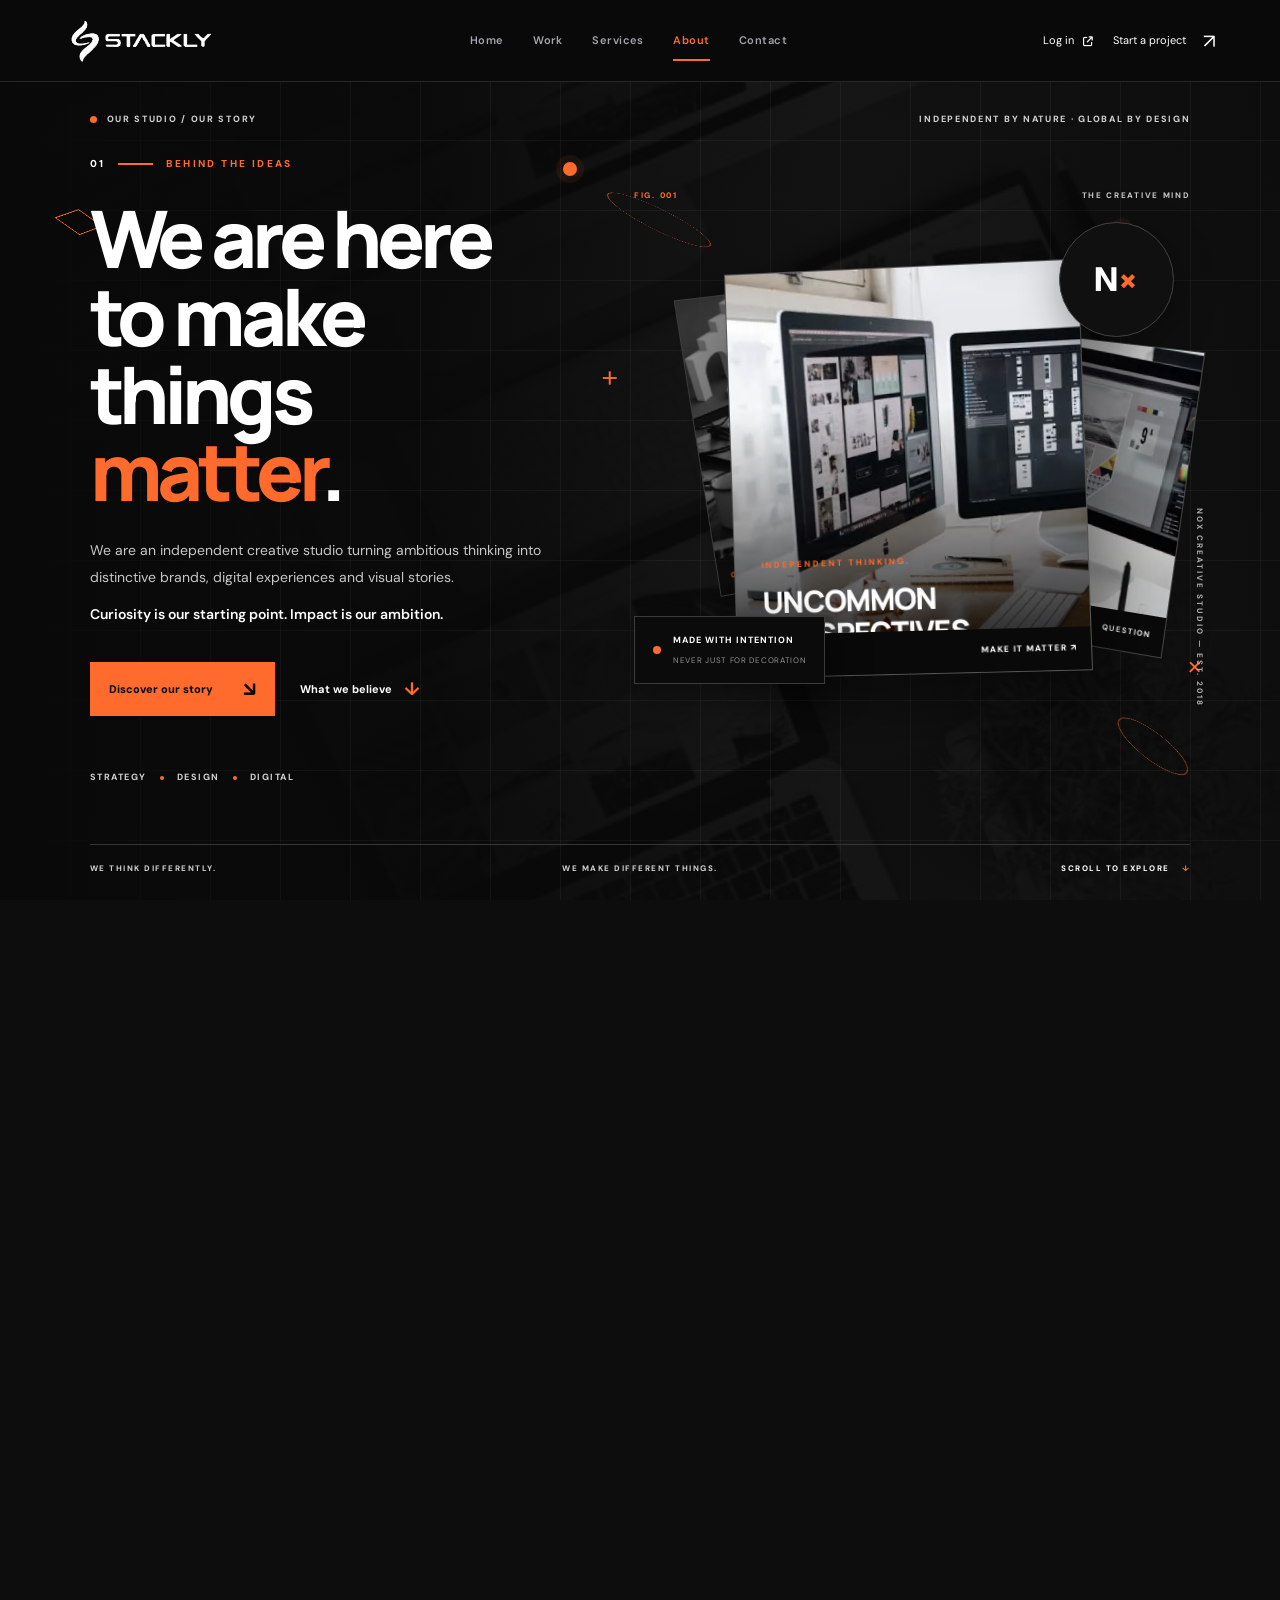
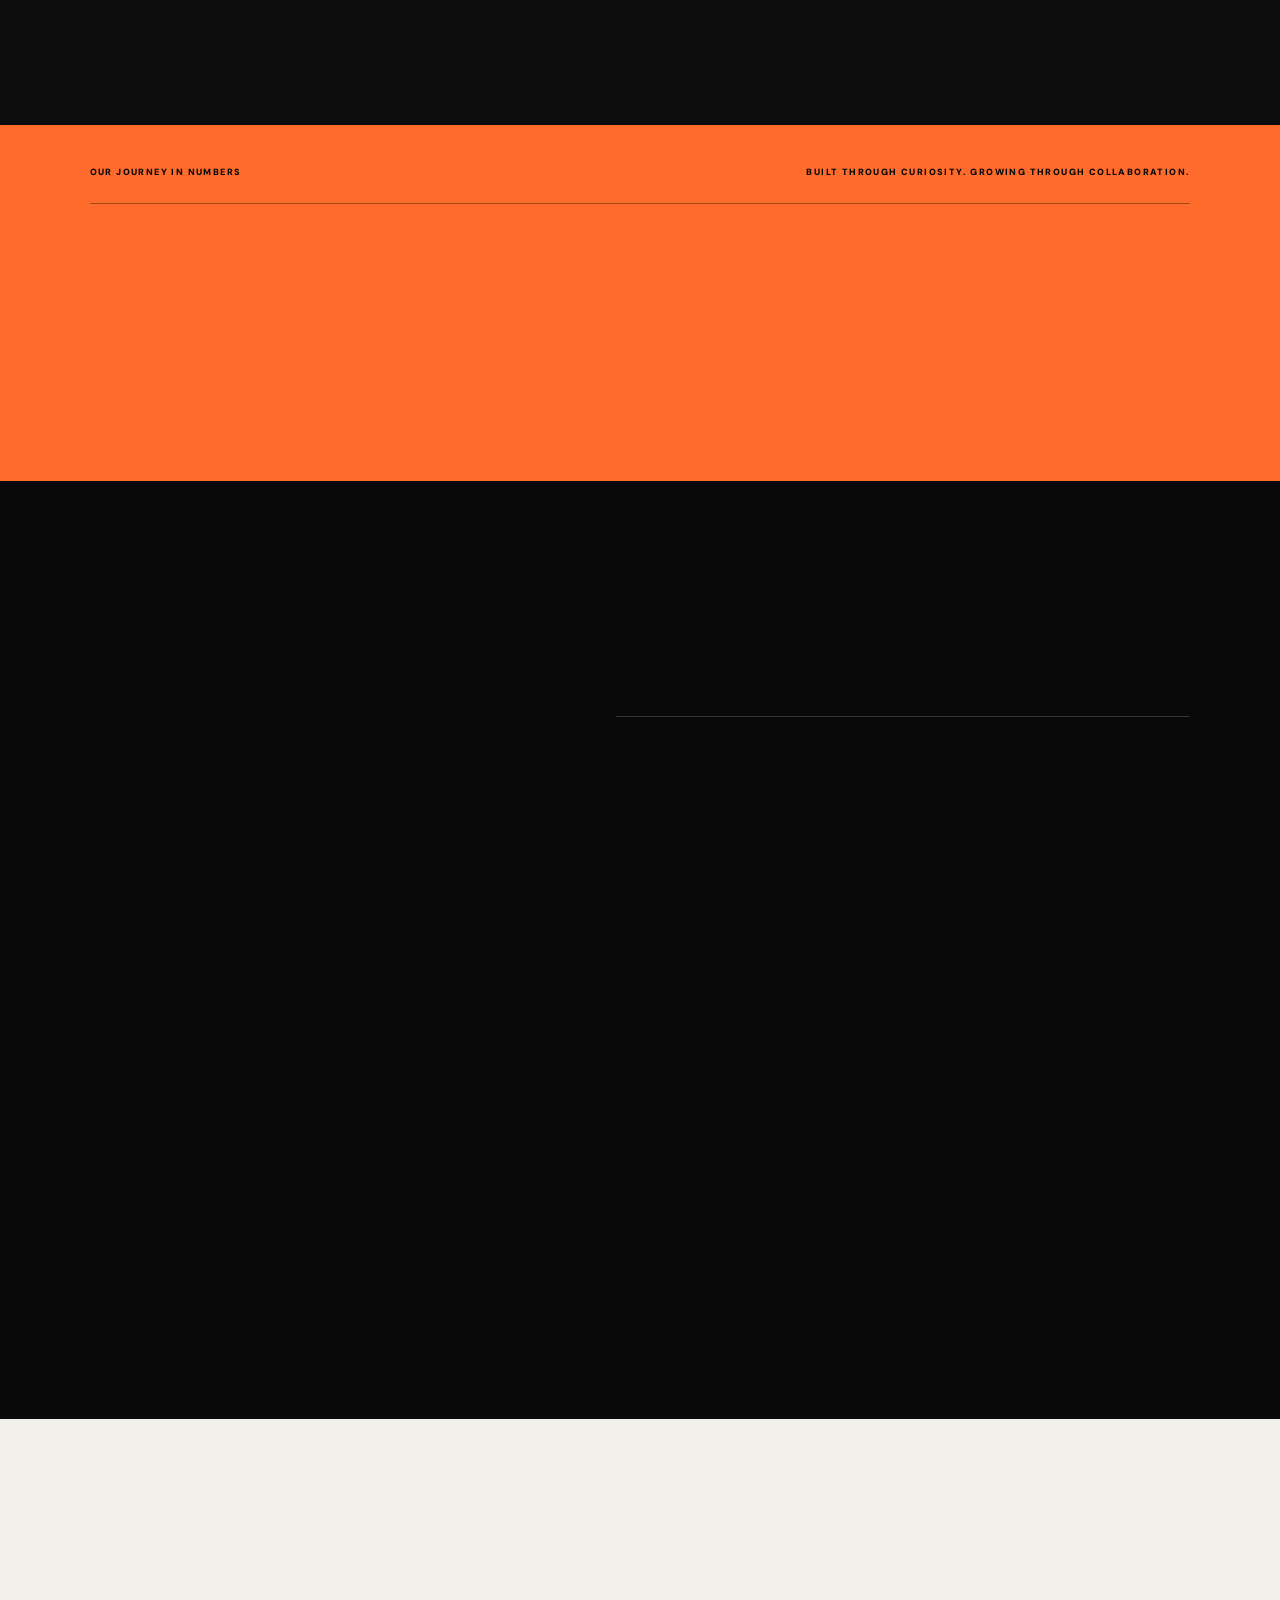
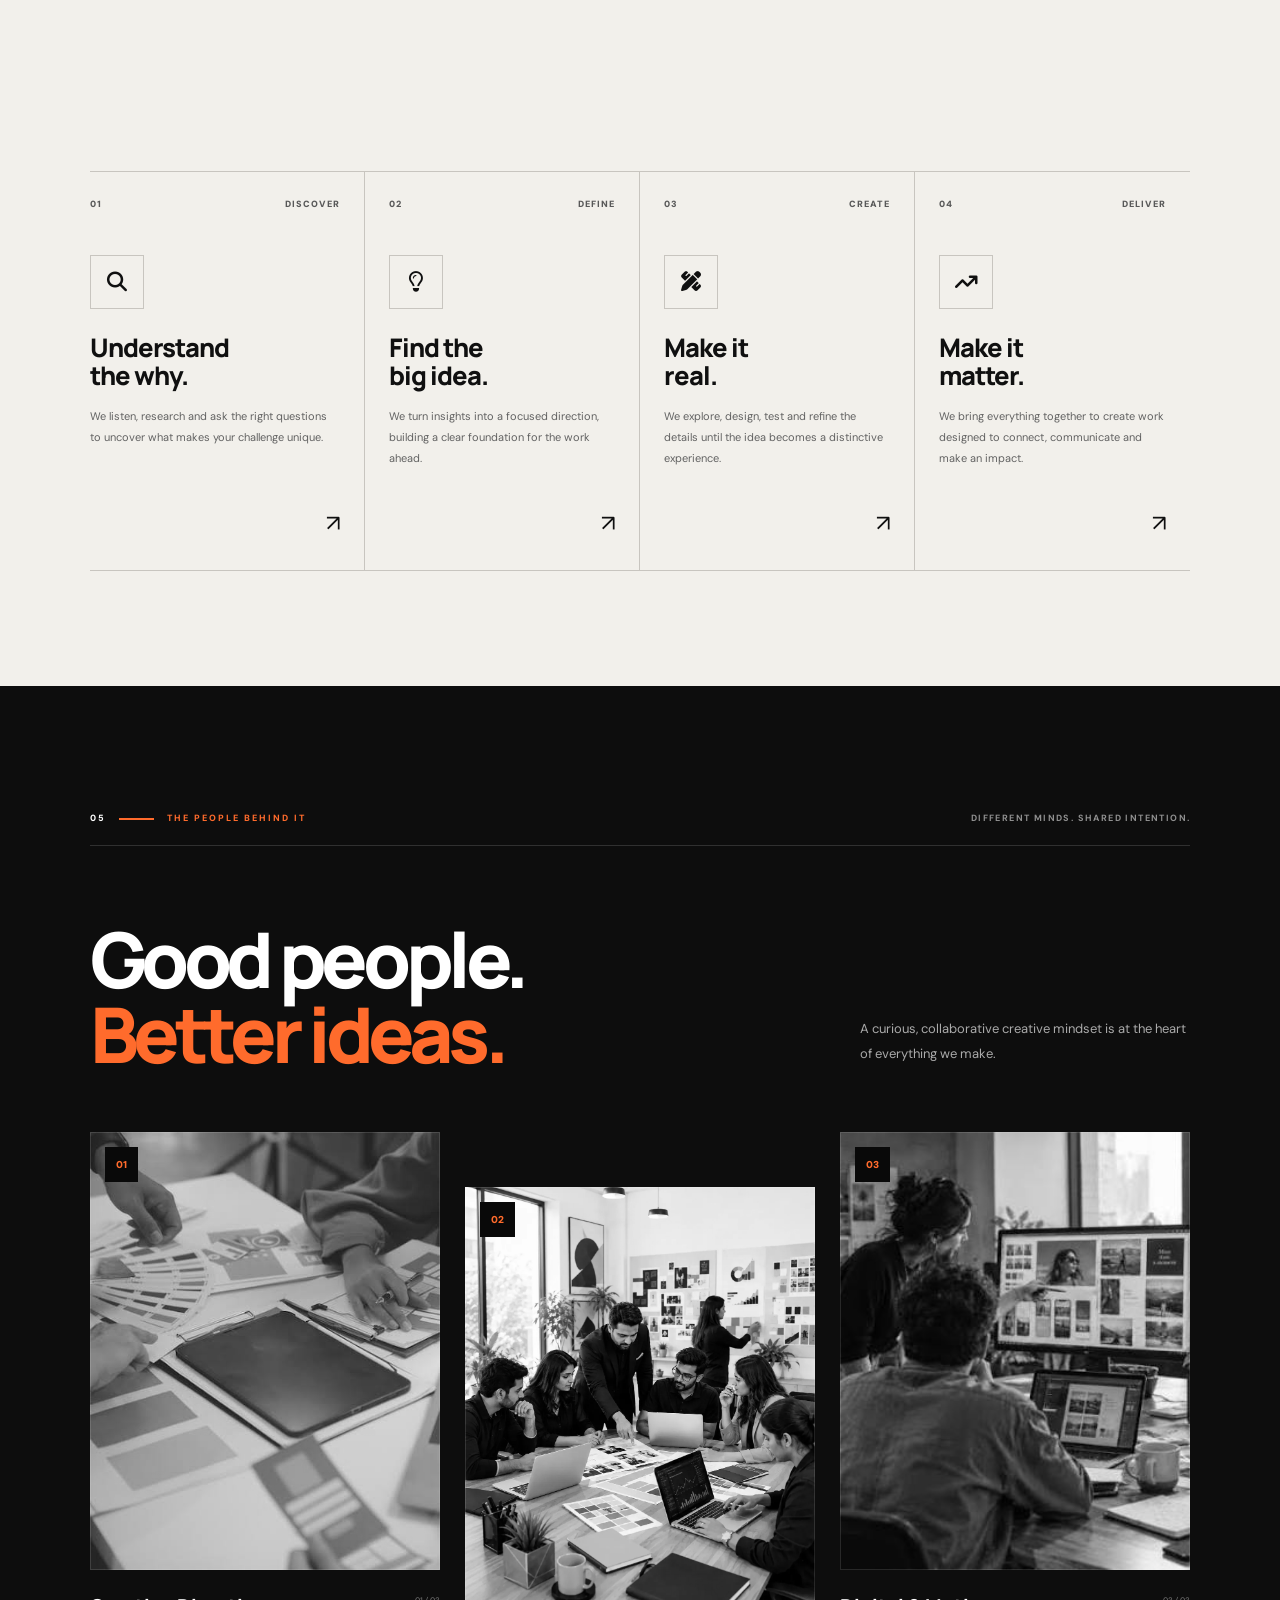
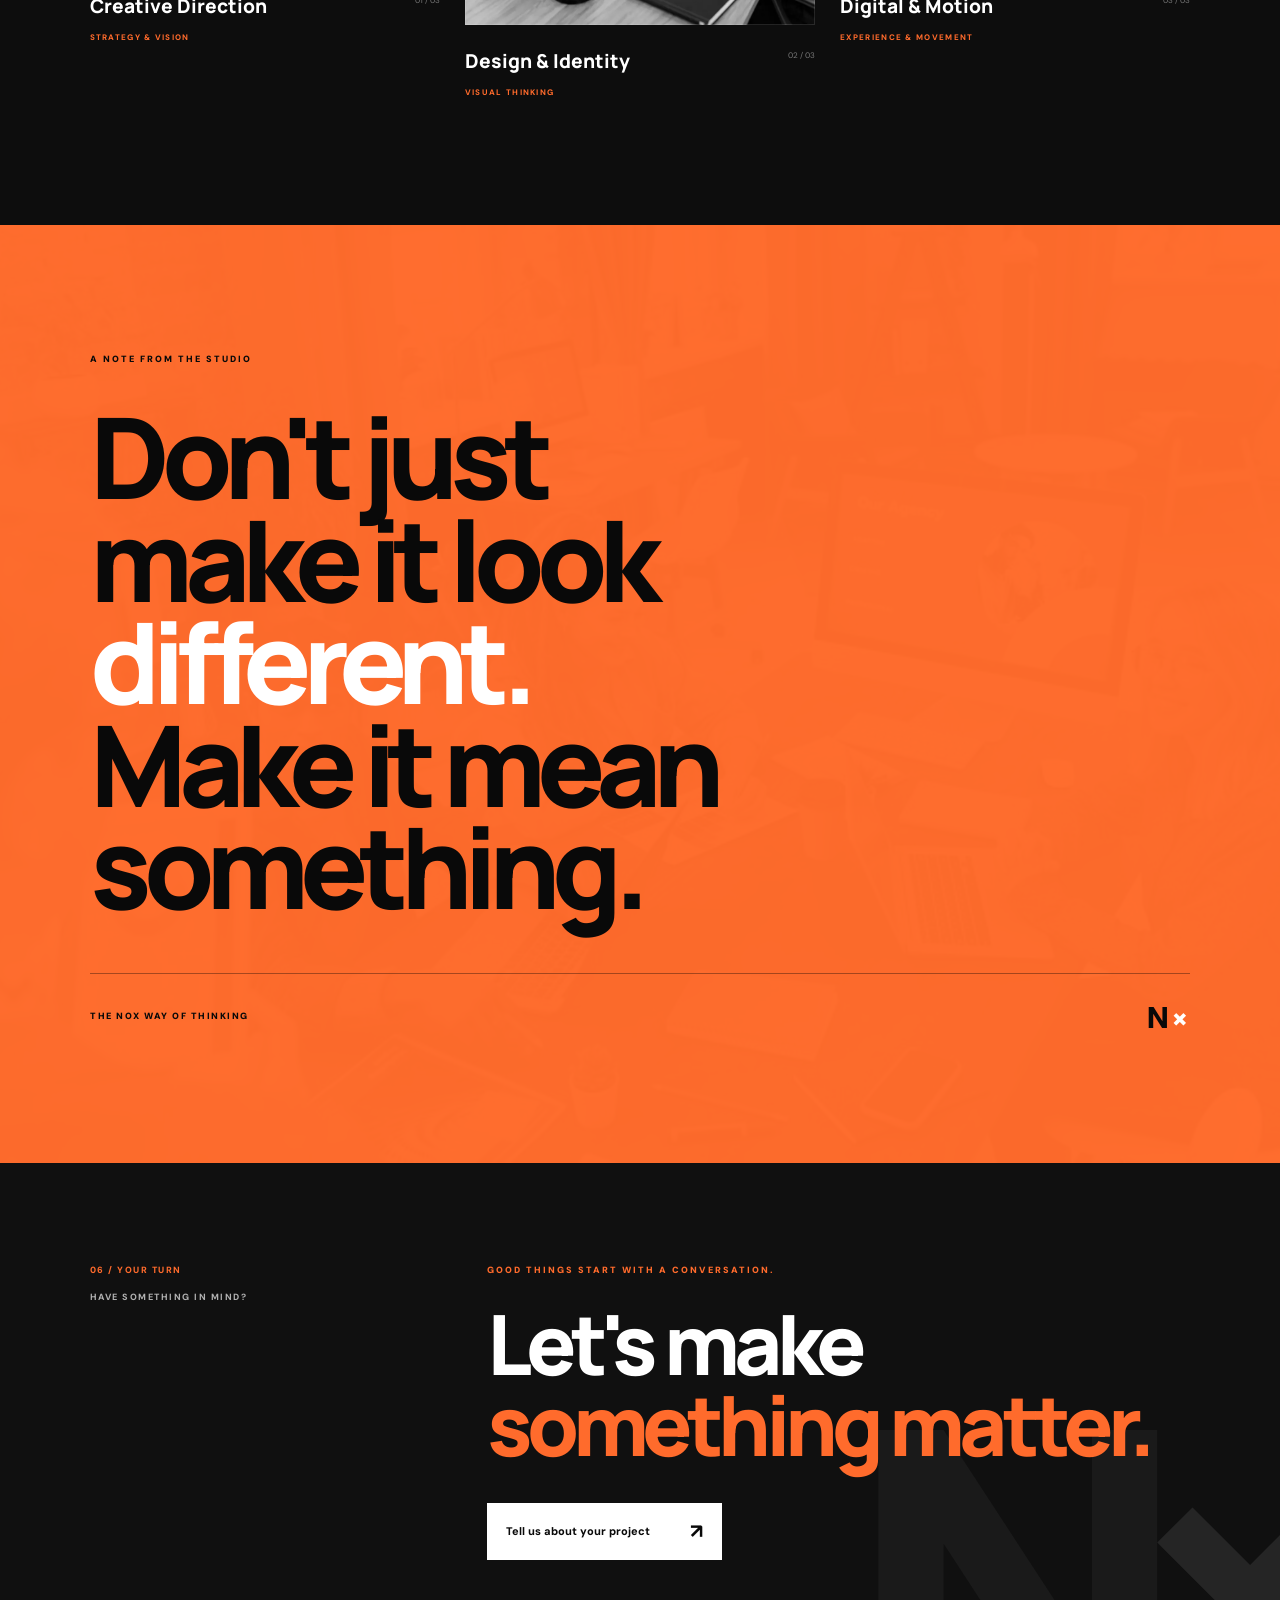
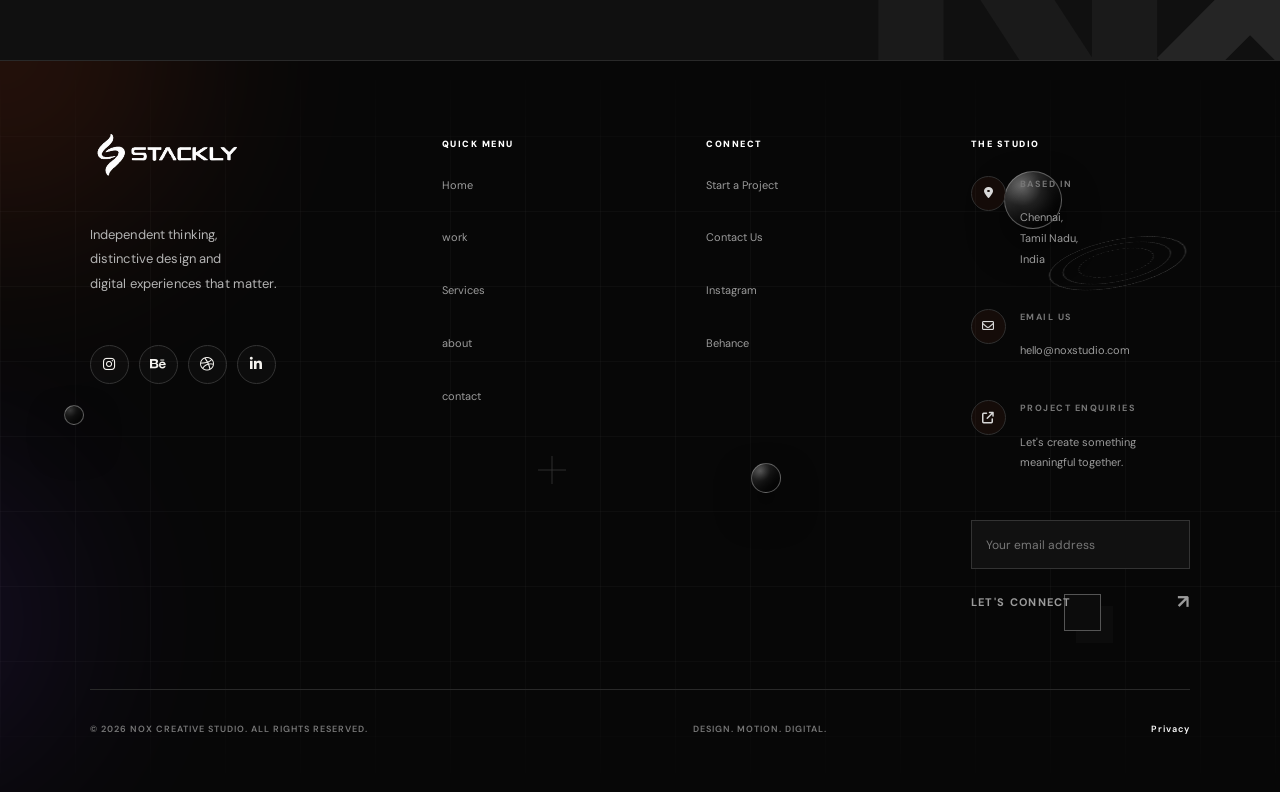
<file: about.html>
<!DOCTYPE html>
<html lang="en">

<head>
    <meta charset="UTF-8">
    <meta name="viewport" content="width=device-width, initial-scale=1.0">

    <title>About Us </title>

    <meta name="description"
        content="Meet NOX Creative Studio — an independent creative company shaping distinctive brands, digital experiences and visual stories.">

    <link rel="preconnect" href="https://fonts.googleapis.com">
    <link rel="preconnect" href="https://fonts.gstatic.com" crossorigin>

    <link href="https://fonts.googleapis.com/css2?family=DM+Sans:wght@400;500;600;700;800&family=Manrope:wght@400;500;600;700;800&display=swap"
        rel="stylesheet">

    <link rel="stylesheet"
        href="https://cdnjs.cloudflare.com/ajax/libs/font-awesome/6.7.2/css/all.min.css">

    <!-- Main website stylesheet -->
    <link rel="stylesheet" href="css/style.css">

    <link rel="stylesheet" href="css/responsive.css">

    <!-- About page stylesheet -->
    <link rel="stylesheet" href="css/about.css">

   
</head>

<body class="nox-about-page">

     <!-- =====================================
         SCROLL PROGRESS
    ====================================== -->

    <div class="scroll-progress" id="scrollProgress"></div>


    
<!-- =========================================================
     NOX CREATIVE STUDIO — CINEMATIC 3D PRELOADER
     CAMERA → CREATIVE STUDIO → LENS ZOOM → WEBSITE
========================================================= -->

<div class="preloader" id="noxPreloader" aria-label="Loading NOX Creative Studio">

    <!-- BACKGROUND NOISE -->
    <div class="preloader-noise"></div>

    <!-- STUDIO LIGHTING -->
    <div class="studio-light studio-light-left"></div>
    <div class="studio-light studio-light-right"></div>

    <div class="preloader-inner">

        <!-- =============================================
             BRAND
        ============================================== -->

        <div class="preloader-brand" id="preloaderBrand">

          

        </div>


        <!-- =============================================
             3D CINEMATIC STAGE
        ============================================== -->

        <div class="preloader-stage" id="preloaderStage">

            <!-- BACKGROUND GRID -->

            <div class="studio-grid"></div>

            <!-- STUDIO FLOOR -->

            <div class="studio-floor"></div>


            <!-- =========================================
                 LEFT FLOATING CAMERA
            ========================================== -->

            <div class="creative-object camera-object">

                <div class="camera-shadow"></div>

                <div class="camera-body">

                    <div class="camera-top"></div>

                    <div class="camera-viewfinder">
                        <span></span>
                    </div>

                    <div class="camera-flash"></div>

                    <div class="camera-grip"></div>

                    <div class="camera-brand-mark">N</div>

                    <!-- CAMERA LENS -->

                    <div class="camera-lens" id="cameraLens">

                        <div class="lens-outer-ring"></div>

                        <div class="lens-metal-ring"></div>

                        <div class="lens-inner-ring"></div>

                        <div class="lens-glass">

                            <div class="lens-reflection"></div>

                            <div class="lens-aperture">

                                <span></span>
                                <span></span>
                                <span></span>
                                <span></span>
                                <span></span>
                                <span></span>

                            </div>

                            <div class="lens-center"></div>

                        </div>

                    </div>

                </div>

            </div>


            <!-- =========================================
                 RIGHT FLOATING KEYBOARD
            ========================================== -->

            <div class="creative-object keyboard-object">

                <div class="keyboard-body">

                    <div class="keyboard-top-edge"></div>

                    <div class="keyboard-keys">

                        <span></span><span></span><span></span>
                        <span></span><span></span><span></span>
                        <span></span><span></span><span></span>

                        <span></span><span></span><span></span>
                        <span></span><span></span><span></span>
                        <span></span><span></span><span></span>

                        <span></span><span></span><span></span>
                        <span></span><span></span><span></span>
                        <span></span><span></span><span></span>

                        <span class="keyboard-spacebar"></span>

                    </div>

                    <div class="keyboard-light"></div>

                </div>

            </div>


            <!-- =========================================
                 FLOATING HEADPHONES
            ========================================== -->

            <div class="creative-object headphones-object">

                <div class="headphone-band"></div>

                <div class="headphone-left">

                    <div class="headphone-cup">
                        <span></span>
                    </div>

                </div>

                <div class="headphone-right">

                    <div class="headphone-cup">
                        <span></span>
                    </div>

                </div>

                <div class="headphone-glow"></div>

            </div>


            <!-- =========================================
                 FLOATING DESIGN TABLET
            ========================================== -->

            <div class="creative-object tablet-object">

                <div class="tablet-frame">

                    <div class="tablet-camera"></div>

                    <div class="tablet-screen">

                        <div class="tablet-screen-top">

                            <span>NOX STUDIO</span>
                            <span>✦</span>

                        </div>

                        <div class="tablet-design">

                            <div class="design-orb"></div>

                            <div class="design-line design-line-one"></div>

                            <div class="design-line design-line-two"></div>

                            <div class="design-line design-line-three"></div>

                            <div class="design-colors">

                                <span></span>
                                <span></span>
                                <span></span>
                                <span></span>

                            </div>

                        </div>

                    </div>

                </div>

            </div>


            <!-- =========================================
                 FLOATING DESIGN ELEMENTS
            ========================================== -->

            <div class="floating-symbol symbol-one">✳</div>

            <div class="floating-symbol symbol-two">✦</div>

            <div class="floating-symbol symbol-three">+</div>

            <div class="floating-symbol symbol-four">✳</div>


            <!-- =========================================
                 CAMERA SHUTTER FLASH
            ========================================== -->

            <div class="camera-shutter-flash"></div>


            <!-- =========================================
                 CENTER CINEMATIC TEXT
            ========================================== -->

            <div class="preloader-center-copy">

                <span class="preloader-eyebrow">
                    INDEPENDENT DIGITAL CREATORS
                </span>

                <h1>
                    CREATIVE<span>.</span><br>
                    IMAGINE<span>.</span>
                </h1>

                <p>
                    Crafting digital experiences that matter.
                </p>

            </div>


            <!-- =========================================
                 LENS ZOOM TRANSITION
            ========================================== -->

            <div class="lens-transition" id="lensTransition">

                <div class="transition-lens-ring"></div>

                <div class="transition-lens-glass">

                    <div class="transition-aperture"></div>

                </div>

            </div>


        </div>


        <!-- =============================================
             BOTTOM LOADER STATUS
        ============================================== -->

        <div class="loader-status">

            <div class="loader-status-top">

                <span id="preloaderMessage">
                    INITIALIZING CREATIVE STUDIO
                </span>

                <strong>
                    <span id="preloaderPercentage">0</span>%
                </strong>

            </div>

            <div class="loader-progress-track">

                <div
                    class="loader-progress-bar"
                    id="preloaderProgress">
                </div>

            </div>

            <div class="loader-status-bottom">

                <span>DESIGN</span>
                <span>DEVELOPMENT</span>
                <span>DIGITAL EXPERIENCE</span>

            </div>

        </div>


    </div>

</div>





    <!-- =====================================
         MAIN HEADER
    ====================================== -->

    <header class="site-header" id="siteHeader">


        <!-- LOGO -->

     <a href="index.html" class="brand" aria-label="NOX Creative Home">
    <img src="assets/logo.webp" alt="NOX Creative Studio Logo">
</a>



        <!-- DESKTOP NAVIGATION -->

        <nav class="desktop-nav"
             aria-label="Main navigation">

            <a href="index.html">Home</a>
            <a href="work.html">Work</a>
            <a href="services.html">Services</a>
            <a href="about.html" class="active" aria-current="page">About</a>
            <a href="contact.html">Contact</a>

        </nav>



        <!-- HEADER ACTIONS -->

        <div class="header-actions">

            <button class="text-login login-trigger"
                    type="button">

                Log in

                <i class="fa-solid fa-arrow-up-right-from-square"></i>

            </button>


            <button class="button button-light header-cta login-trigger"
                    type="button">

                Start a project

                <span>↗</span>

            </button>

        </div>



        <!-- MOBILE MENU -->

        <button class="menu-toggle"
                id="menuToggle"
                type="button"
                aria-label="Open navigation"
                aria-expanded="false">

            <span></span>

            <span></span>

        </button>

    </header>



    <!-- =====================================
         MOBILE DRAWER
    ====================================== -->

    <div class="mobile-overlay" id="mobileOverlay"></div>


    <aside class="mobile-drawer" id="mobileDrawer">

        <div class="drawer-top">

            <a href="index.html" class="brand">

                <span class="brand-mark">

                    N<span>×</span>

                </span>

                <span class="brand-copy">

                    NOX

                    <small>CREATIVE STUDIO</small>

                </span>

            </a>


            <button class="drawer-close"
                    id="drawerClose"
                    type="button"
                    aria-label="Close navigation">

                <i class="fa-solid fa-xmark"></i>

            </button>

        </div>


        <p class="drawer-label">MENU / 2026</p>


        <nav>
            <a href="index.html">
                Home <span>01</span>
            </a>
            <a href="work.html">
                Work <span>02</span>
            </a>
            <a href="services.html">
                Services <span>03</span>
            </a>
            <a href="about.html" class="active" aria-current="page">
                About <span>04</span>
            </a>
            <a href="contact.html">
                Contact <span>05</span>
            </a>
        </nav>


        <button class="button button-orange login-trigger drawer-project"
                type="button">

            Start a project

            <span>↗</span>

        </button>


        <p class="drawer-note">

            Good ideas deserve

            <br>

            great execution.

        </p>

    </aside>



    <!-- =====================================
         MAIN CONTENT
    ====================================== -->

    <main>


        <section class="about-hero" id="aboutHero">

            <!-- Background visual -->
            <div class="about-hero-background" aria-hidden="true">

                <img src="assets/a1.webp"
                     alt=""
                     fetchpriority="high">

            </div>


            <!-- Technical grid -->
            <div class="about-hero-grid" aria-hidden="true"></div>


            <!-- Floating geometric objects -->
            <div class="about-3d-scene" aria-hidden="true">

                <span class="about-3d-ring ring-a"></span>
                <span class="about-3d-ring ring-b"></span>

                <span class="about-3d-cube cube-a"></span>
                <span class="about-3d-cube cube-b"></span>

                <span class="about-3d-orb orb-a"></span>
                <span class="about-3d-orb orb-b"></span>

                <span class="about-3d-cross cross-a">+</span>
                <span class="about-3d-cross cross-b">×</span>

            </div>


            <!-- Top metadata -->
            <div class="about-hero-top">

                <div>
                    <span class="about-status-dot"></span>
                    OUR STUDIO / OUR STORY
                </div>

                <span>INDEPENDENT BY NATURE · GLOBAL BY DESIGN</span>

            </div>


            <!-- Hero content -->
            <div class="about-hero-layout">

                <div class="about-hero-copy">

                    <div class="about-eyebrow">
                        <span>01</span>
                        <span class="about-eyebrow-line"></span>
                        BEHIND THE IDEAS
                    </div>


                    <h1 class="about-hero-title">

                        We are here<br>

                        to make things

                        <span class="about-title-orange">
                            matter<span class="about-title-period">.</span>
                        </span>

                    </h1>


                    <p class="about-hero-description">

                        We are an independent creative studio turning
                        ambitious thinking into distinctive brands,
                        digital experiences and visual stories.

                        <strong>Curiosity is our starting point.
                        Impact is our ambition.</strong>

                    </p>


                    <div class="about-hero-actions">

                        <a href="404.html" class="about-orange-button">

                            Discover our story

                            <span>↘</span>

                        </a>


                        <a href="404.html" class="about-text-button">

                            What we believe

                            <span>↓</span>

                        </a>

                    </div>


                    <div class="about-hero-bottom-copy">

                        <span>STRATEGY</span>
                        <i></i>
                        <span>DESIGN</span>
                        <i></i>
                        <span>DIGITAL</span>

                    </div>

                </div>



                <!-- 3D image composition -->
                <div class="about-visual-stage">

                    <div class="about-visual-index">
                        <span>FIG. 001</span>
                        <span>THE CREATIVE MIND</span>
                    </div>


                    <!-- Rear image -->
                    <figure class="about-photo about-photo-back">

                        <img src="assets/a2.webp"
                             alt="Creative studio working environment"
                             loading="eager">

                        <figcaption>
                            <span>01 / PROCESS</span>
                            <span>EXPLORE</span>
                        </figcaption>

                    </figure>


                    <!-- Middle image -->
                    <figure class="about-photo about-photo-middle">

                        <img src="assets/a3.webp"
                             alt="Creative team developing visual concepts"
                             loading="eager">

                        <figcaption>
                            <span>02 / THINK</span>
                            <span>QUESTION</span>
                        </figcaption>

                    </figure>


                    <!-- Main front image -->
                    <figure class="about-photo about-photo-front">

                        <img src="assets/a4.webp"
                             alt="Creative direction and visual design"
                             loading="eager">

                        <div class="about-photo-overlay">

                            <span>INDEPENDENT THINKING.</span>

                            <strong>
                                UNCOMMON<br>
                                PERSPECTIVES.
                            </strong>

                        </div>

                        <figcaption>
                            <span>03 / CREATE</span>
                            <span>MAKE IT MATTER ↗</span>
                        </figcaption>

                    </figure>


                    <!-- Floating circular badge -->
                    <div class="about-orbit-badge">

                        <svg viewBox="0 0 120 120"
                             class="about-badge-svg"
                             aria-hidden="true">

                            <defs>
                                <path id="aboutBadgeCircle"
                                      d="M 60,60 m -43,0 a 43,43 0 1,1 86,0 a 43,43 0 1,1 -86,0">
                                </path>
                            </defs>

                            <text>
                                <textPath href="404.html">
                                    IDEAS INTO IMPACT · IDEAS INTO IMPACT ·
                                </textPath>
                            </text>

                        </svg>

                        <span class="about-badge-center">N<span>×</span></span>

                    </div>


                    <!-- Floating caption -->
                    <div class="about-floating-note">

                        <span class="about-note-dot"></span>

                        <div>
                            <strong>MADE WITH INTENTION</strong>
                            <small>NEVER JUST FOR DECORATION</small>
                        </div>

                    </div>


                    <div class="about-visual-side-label">
                        NOX CREATIVE STUDIO — EST. 2018
                    </div>

                </div>

            </div>


            <!-- Bottom edge -->
            <div class="about-hero-footer">

                <span>WE THINK DIFFERENTLY.</span>

                <span class="about-footer-center">
                    WE MAKE DIFFERENT THINGS.
                </span>

                <a href="404.html">
                    SCROLL TO EXPLORE <span>↓</span>
                </a>

            </div>

        </section>



        <!-- ==================================================
             STUDIO INTRODUCTION
        =================================================== -->

        <section class="about-intro section-padding" id="ourStory">

            <div class="about-section-heading">

                <div class="about-section-index">
                    <span>02</span>
                    <span class="about-eyebrow-line"></span>
                    THE NOX STORY
                </div>

                <span class="about-section-side-note">
                    A LITTLE ABOUT WHO WE ARE
                </span>

            </div>


            <div class="about-intro-grid">

                <div class="about-intro-heading">

                    <p class="about-small-label">
                        NOT JUST ANOTHER CREATIVE STUDIO.
                    </p>

                    <h2>
                        Different<br>
                        by <span>design.</span><br>
                        Better by<br>
                        <span>intention.</span>
                    </h2>

                </div>


                <div class="about-intro-content">

                    <p class="about-intro-lead">

                        The world doesn't need more noise.
                        It needs ideas with a point of view.

                    </p>

                    <p>

                        NOX is an independent creative studio built around
                        a simple belief: the most memorable work starts
                        with asking better questions.

                    </p>

                    <p>

                        We bring strategy, design, technology and visual
                        storytelling together to help brands find their
                        voice, express their personality and create
                        meaningful connections with people.

                    </p>

                    <p>

                        We work across disciplines, challenge familiar
                        thinking and approach every brief as an opportunity
                        to create something with its own character.

                    </p>


                    <a href="404.html" class="about-inline-link">

                        LET'S CREATE SOMETHING MEANINGFUL

                        <span>↗</span>

                    </a>

                </div>

            </div>

        </section>



        <!-- ==================================================
             STUDIO NUMBERS
        =================================================== -->

        <section class="about-numbers">

            <div class="about-numbers-heading">

                <span>OUR JOURNEY IN NUMBERS</span>

                <span>
                    BUILT THROUGH CURIOSITY.
                    GROWING THROUGH COLLABORATION.
                </span>

            </div>


            <div class="about-numbers-grid">

                <article class="about-number-item">

                    <span class="about-number-index">01 / EXPERIENCE</span>

                    <div class="about-number">
                        <span data-count="8">8</span><i>+</i>
                    </div>

                    <p>Years of creative exploration</p>

                </article>


                <article class="about-number-item">

                    <span class="about-number-index">02 / COLLABORATION</span>

                    <div class="about-number">
                        <span data-count="42">42</span><i>+</i>
                    </div>

                    <p>Projects shaped with intention</p>

                </article>


                <article class="about-number-item">

                    <span class="about-number-index">03 / PERSPECTIVE</span>

                    <div class="about-number">
                        <span data-count="16">16</span>
                    </div>

                    <p>Industries explored with curiosity</p>

                </article>


                <article class="about-number-item">

                    <span class="about-number-index">04 / POSSIBILITY</span>

                    <div class="about-number infinity-number">
                        ∞
                    </div>

                    <p>Ways to make an idea matter</p>

                </article>

            </div>

        </section>



        <!-- ==================================================
             PHILOSOPHY
        =================================================== -->

        <section class="about-philosophy section-padding"
                 id="ourPhilosophy">

            <div class="about-section-heading">

                <div class="about-section-index">
                    <span>03</span>
                    <span class="about-eyebrow-line"></span>
                    WHAT WE BELIEVE
                </div>

                <span class="about-section-side-note">
                    OUR CREATIVE PHILOSOPHY
                </span>

            </div>


            <div class="about-philosophy-layout">

                <div class="about-philosophy-title">

                    <h2>
                        Good work<br>
                        begins with<br>
                        <span>a better</span><br>
                        question<span class="about-orange-dot">.</span>
                    </h2>

                    <p>
                        We don't start with what is expected.
                        We start with what is possible.
                    </p>

                </div>


                <div class="about-philosophy-list">

                    <article class="about-belief-card">

                        <span class="about-belief-number">01</span>

                        <div>

                            <h3>Curiosity over convention.</h3>

                            <p>
                                We look beyond the obvious, question
                                assumptions and search for the insight
                                that makes an idea distinctive.
                            </p>

                        </div>

                        <span class="about-belief-symbol">↗</span>

                    </article>


                    <article class="about-belief-card">

                        <span class="about-belief-number">02</span>

                        <div>

                            <h3>Clarity over complexity.</h3>

                            <p>
                                Great design makes complicated ideas
                                easier to understand without making
                                them less interesting.
                            </p>

                        </div>

                        <span class="about-belief-symbol">↗</span>

                    </article>


                    <article class="about-belief-card">

                        <span class="about-belief-number">03</span>

                        <div>

                            <h3>Purpose over decoration.</h3>

                            <p>
                                Every decision should have a reason.
                                We create visual experiences that look
                                considered and work with intention.
                            </p>

                        </div>

                        <span class="about-belief-symbol">↗</span>

                    </article>


                    <article class="about-belief-card">

                        <span class="about-belief-number">04</span>

                        <div>

                            <h3>Collaboration over ego.</h3>

                            <p>
                                Better work happens when perspectives
                                meet. We listen, share ideas and build
                                stronger outcomes together.
                            </p>

                        </div>

                        <span class="about-belief-symbol">↗</span>

                    </article>

                </div>

            </div>

        </section>



        <!-- ==================================================
             CREATIVE PROCESS
        =================================================== -->

        <section class="about-process">

            <div class="about-process-top">

                <div>

                    <div class="about-section-index">
                        <span>04</span>
                        <span class="about-eyebrow-line"></span>
                        HOW WE WORK
                    </div>

                    <h2>
                        From first thought<br>
                        to <span>final form.</span>
                    </h2>

                </div>

                <p>
                    Every project is different.
                    Our approach keeps the thinking clear,
                    the collaboration open and the outcome purposeful.
                </p>

            </div>


            <div class="about-process-grid">

                <article class="about-process-card">

                    <div class="about-process-topline">
                        <span>01</span>
                        <span>DISCOVER</span>
                    </div>

                    <div class="about-process-icon">
                        <i class="fa-solid fa-magnifying-glass"></i>
                    </div>

                    <h3>Understand<br>the why.</h3>

                    <p>
                        We listen, research and ask the right questions
                        to uncover what makes your challenge unique.
                    </p>

                    <span class="about-process-arrow">↗</span>

                </article>


                <article class="about-process-card">

                    <div class="about-process-topline">
                        <span>02</span>
                        <span>DEFINE</span>
                    </div>

                    <div class="about-process-icon">
                        <i class="fa-regular fa-lightbulb"></i>
                    </div>

                    <h3>Find the<br>big idea.</h3>

                    <p>
                        We turn insights into a focused direction,
                        building a clear foundation for the work ahead.
                    </p>

                    <span class="about-process-arrow">↗</span>

                </article>


                <article class="about-process-card">

                    <div class="about-process-topline">
                        <span>03</span>
                        <span>CREATE</span>
                    </div>

                    <div class="about-process-icon">
                        <i class="fa-solid fa-pen-ruler"></i>
                    </div>

                    <h3>Make it<br>real.</h3>

                    <p>
                        We explore, design, test and refine the details
                        until the idea becomes a distinctive experience.
                    </p>

                    <span class="about-process-arrow">↗</span>

                </article>


                <article class="about-process-card">

                    <div class="about-process-topline">
                        <span>04</span>
                        <span>DELIVER</span>
                    </div>

                    <div class="about-process-icon">
                        <i class="fa-solid fa-arrow-trend-up"></i>
                    </div>

                    <h3>Make it<br>matter.</h3>

                    <p>
                        We bring everything together to create work
                        designed to connect, communicate and make an impact.
                    </p>

                    <span class="about-process-arrow">↗</span>

                </article>

            </div>

        </section>



        <!-- ==================================================
             CREATIVE TEAM
        =================================================== -->

        <section class="about-team section-padding" id="ourTeam">

            <div class="about-section-heading">

                <div class="about-section-index">
                    <span>05</span>
                    <span class="about-eyebrow-line"></span>
                    THE PEOPLE BEHIND IT
                </div>

                <span class="about-section-side-note">
                    DIFFERENT MINDS. SHARED INTENTION.
                </span>

            </div>


            <div class="about-team-heading">

                <h2>
                    Good people.<br>
                    <span>Better ideas.</span>
                </h2>

                <p>
                    A curious, collaborative creative mindset
                    is at the heart of everything we make.
                </p>

            </div>


            <div class="about-team-grid">

                <article class="about-team-card">

                    <div class="about-team-image">

                        <img src="assets/a5.jpg"
                             alt="Creative director portrait"
                             loading="lazy">

                        <span class="about-team-index">01</span>

                        <a href="404.html"
                           class="about-team-link"
                           aria-label="Contact our creative direction team">

                            <span>↗</span>

                        </a>

                    </div>

                    <div class="about-team-info">

                        <div>
                            <h3>Creative Direction</h3>
                            <p>STRATEGY & VISION</p>
                        </div>

                        <span>01 / 03</span>

                    </div>

                </article>


                <article class="about-team-card team-card-offset">

                    <div class="about-team-image">

                        <img src="assets/a6.webp"
                             alt="Design team portrait"
                             loading="lazy">

                        <span class="about-team-index">02</span>

                        <a href="404.html"
                           class="about-team-link"
                           aria-label="Contact our design team">

                            <span>↗</span>

                        </a>

                    </div>

                    <div class="about-team-info">

                        <div>
                            <h3>Design & Identity</h3>
                            <p>VISUAL THINKING</p>
                        </div>

                        <span>02 / 03</span>

                    </div>

                </article>


                <article class="about-team-card">

                    <div class="about-team-image">

                        <img src="assets/a7.jpg"
                             alt="Digital creative team portrait"
                             loading="lazy">

                        <span class="about-team-index">03</span>

                        <a href="404.html"
                           class="about-team-link"
                           aria-label="Contact our digital team">

                            <span>↗</span>

                        </a>

                    </div>

                    <div class="about-team-info">

                        <div>
                            <h3>Digital & Motion</h3>
                            <p>EXPERIENCE & MOVEMENT</p>
                        </div>

                        <span>03 / 03</span>

                    </div>

                </article>

            </div>

        </section>



        <!-- ==================================================
             STUDIO STATEMENT
        =================================================== -->

        <section class="about-statement">

            <div class="about-statement-background" aria-hidden="true">

                <img src="assets/s10.webp"
                     alt=""
                     loading="lazy">

            </div>


            <div class="about-statement-content">

                <span class="about-statement-label">
                    A NOTE FROM THE STUDIO
                </span>

                <h2>
                    Don't just<br>
                    make it look<br>
                    <span>different.</span><br>
                    Make it mean<br>
                    something.
                </h2>

                <div class="about-statement-bottom">

                    <span>THE NOX WAY OF THINKING</span>

                    <span class="about-statement-mark">N<span>×</span></span>

                </div>

            </div>

        </section>



        <!-- ==================================================
             CTA
        =================================================== -->

        <section class="about-cta">

            <div class="about-cta-index">
                <span>06 / YOUR TURN</span>
                <span>HAVE SOMETHING IN MIND?</span>
            </div>


            <div class="about-cta-content">

                <p>GOOD THINGS START WITH A CONVERSATION.</p>

                <h2>
                    Let's make<br>
                    <span>something matter.</span>
                </h2>

                <a href="404.html" class="about-cta-button">

                    <span>Tell us about your project</span>

                    <span class="about-cta-arrow">↗</span>

                </a>

            </div>


            <div class="about-cta-decoration" aria-hidden="true">
                <span>N</span>
                <span>×</span>
            </div>

        </section>

    </main>


<!-- =========================================================
     NOX CREATIVE STUDIO — 3D ANIMATED FOOTER
========================================================= -->

<footer class="site-footer" id="footer">

    <!-- 3D BACKGROUND ELEMENTS -->
    <div class="footer-grid-bg" aria-hidden="true"></div>

    <div class="footer-light footer-light-one" aria-hidden="true"></div>
    <div class="footer-light footer-light-two" aria-hidden="true"></div>

    <div class="footer-3d-scene" aria-hidden="true">

        <div class="footer-orb footer-orb-one"></div>
        <div class="footer-orb footer-orb-two"></div>
        <div class="footer-orb footer-orb-three"></div>

        <div class="footer-ring"></div>

        <div class="footer-cube"></div>

        <div class="footer-cross"></div>

    </div>


   
    <!-- FOOTER TOP -->
    <div class="footer-top">

        <!-- BRAND -->
        <div class="footer-brand">

          
<a href="index.html" class="footer-logo">
    <img src="assets/logo.webp" alt="NOX Logo">
</a>


            <p>
                Independent thinking,<br>
                distinctive design and<br>
                digital experiences that matter.
            </p>

            <!-- SOCIAL MEDIA -->
            <div class="footer-socials">

                <a href="404.html" aria-label="Instagram">
                    <i class="fa-brands fa-instagram"></i>
                </a>

                <a href="404.html" aria-label="Behance">
                    <i class="fa-brands fa-behance"></i>
                </a>

                <a href="404.html" aria-label="Dribbble">
                    <i class="fa-brands fa-dribbble"></i>
                </a>

                <a href="404.html" aria-label="LinkedIn">
                    <i class="fa-brands fa-linkedin-in"></i>
                </a>

            </div>

        </div>


        <!-- EXPLORE -->
        <div class="footer-column">

            <span class="footer-heading">
                QUICK MENU
            </span>

            <a href="index.html">Home</a>

            <a href="work.html">work</a>

            <a href="services.html">Services</a>

            <a href="about.html">about</a>
        
            <a href="contact.html">contact</a>

        </div>

        <!-- CONNECT -->
        <div class="footer-column">

            <span class="footer-heading">
                CONNECT
            </span>

            <a href="#contact">Start a Project</a>

            <a href="#contact">Contact Us</a>

            <a href="404.html">Instagram</a>

            <a href="404.html">Behance</a>

        </div>


        <!-- STUDIO CONTACT -->
        <div class="footer-column footer-contact">

            <span class="footer-heading">
                THE STUDIO
            </span>


            <!-- LOCATION -->
            <div class="footer-contact-item">

                <div class="footer-contact-icon">
                    <i class="fa-solid fa-location-dot"></i>
                </div>

                <div class="footer-contact-info">

                    <span class="contact-label">
                        BASED IN
                    </span>

                    <a href="404.html">
                        Chennai,<br>
                        Tamil Nadu,<br>
                        India
                    </a>

                </div>

            </div>


            <!-- EMAIL -->
            <div class="footer-contact-item">

                <div class="footer-contact-icon">
                    <i class="fa-regular fa-envelope"></i>
                </div>

                <div class="footer-contact-info">

                    <span class="contact-label">
                        EMAIL US
                    </span>

                    <a href="mailto:hello@noxstudio.com">
                        hello@noxstudio.com
                    </a>

                </div>

            </div>


            <!-- PROJECT ENQUIRIES -->
            <div class="footer-contact-item">

                <div class="footer-contact-icon">
                    <i class="fa-solid fa-arrow-up-right-from-square"></i>
                </div>

                <div class="footer-contact-info">

                    <span class="contact-label">
                        PROJECT ENQUIRIES
                    </span>

                    <a href="#contact">
                        Let's create something<br>
                        meaningful together.
                    </a>

                </div>

            </div>


            <!-- SUBSCRIBE -->
            <div class="footer-subscribe">

                <div class="subscribe-input">

                    <input
                        type="email"
                        id="footerEmail"
                        placeholder="Your email address"
                        aria-label="Your email address"
                    >

                </div>

                <button
                    type="button"
                    class="subscribe-button"
                    onclick="window.location.href='404.html'"
                >

                    LET'S CONNECT

                    <span>↗</span>

                </button>

            </div>

        </div>

    </div>


    <!-- FOOTER BOTTOM -->
    <div class="footer-bottom">

        <span>
            © 2026 NOX CREATIVE STUDIO. ALL RIGHTS RESERVED.
        </span>

        <span>
            DESIGN. MOTION. DIGITAL.
        </span>

        <a href="404.html">
            Privacy
        </a>

    </div>

</footer>






 
<!-- =====================================================
     NOX CREATIVE STUDIO — LOGIN MODAL
===================================================== -->

<div class="modal-overlay" id="loginModal" aria-hidden="true">

    <div class="login-modal" role="dialog" aria-modal="true"
        aria-labelledby="loginTitle">

        <!-- CLOSE BUTTON -->
        <button type="button"
            class="modal-close"
            id="loginModalClose"
            aria-label="Close login">
            &times;
        </button>


        <!-- =============================================
             LEFT VISUAL PANEL
        ============================================== -->

        <div class="login-visual">

            <img src="assets/lo.webp"
                alt="NOX Creative Studio workspace">

            <div class="login-visual-overlay"></div>

            <div class="login-visual-content">

                <span class="login-brand-label">
                    NOX CREATIVE STUDIO
                </span>

                <h3>
                    Your next
                    <br>
                    <span>big idea</span>
                    <br>
                    starts here.
                </h3>

                <p class="login-visual-description">
                    A space for ambitious ideas, bold creativity
                    and extraordinary digital experiences.
                </p>


                <div class="login-event-badge">

                    <span class="live-dot"></span>

                    <div>
                        <strong>CREATIVITY IN MOTION</strong>

                        <small>
                            Design · Strategy · Digital
                        </small>
                    </div>

                </div>

            </div>


            <!-- VISUAL FOOTER -->

            <div class="login-visual-footer">

                <span>IMAGINE</span>

                <i></i>

                <span>CREATE</span>

                <i></i>

                <span>INSPIRE</span>

            </div>

        </div>



        <!-- =============================================
             RIGHT LOGIN CONTENT
        ============================================== -->

        <div class="login-content">

            <!-- HEADING -->

            <div class="login-heading">

                <div class="login-logo">
                    N<span>.</span>
                </div>

                <span class="login-eyebrow">
                    WELCOME TO NOX
                </span>

                <h2 id="loginTitle">
                    Sign in to <span>continue.</span>
                </h2>

                <p>
                    Access your creative workspace and
                    manage your studio experience.
                </p>

            </div>



            <!-- LOGIN TABS -->

            <div class="login-tabs">

                <button type="button"
                    class="login-tab active"
                    data-login-tab="user">

                    <i class="fa-regular fa-user"></i>

                    Client Login

                </button>


                <button type="button"
                    class="login-tab"
                    data-login-tab="admin">

                    <i class="fa-solid fa-layer-group"></i>

                    Team Login

                </button>

            </div>



            <!-- =========================================
                 CLIENT LOGIN FORM
            ========================================== -->

            <form class="login-form active"
                id="userLoginForm"
                data-login-form="user">

                <label for="userEmail">
                    Email Address
                </label>

                <div class="input-wrap">

                    <span class="input-icon">
                        <i class="fa-regular fa-envelope"></i>
                    </span>

                    <input
                        type="email"
                        id="userEmail"
                        name="userEmail"
                        placeholder="you@example.com"
                        autocomplete="email"
                        required>

                </div>



                <label for="userPassword">
                    Password
                </label>

                <div class="input-wrap">

                    <span class="input-icon">
                        <i class="fa-solid fa-lock"></i>
                    </span>

                    <input
                        type="password"
                        id="userPassword"
                        name="userPassword"
                        placeholder="Enter your password"
                        autocomplete="current-password"
                        required>

                    <button type="button"
                        class="password-toggle"
                        data-password-toggle="userPassword"
                        aria-label="Show password">

                        <i class="fa-regular fa-eye"></i>

                    </button>

                </div>



                <!-- LOGIN OPTIONS -->

                <div class="login-options">

                    <label class="remember-option">

                        <input type="checkbox" name="rememberUser">

                        <span>Remember me</span>

                    </label>


                    <a href="404.html">
                        Forgot password?
                    </a>

                </div>



                <!-- SUBMIT -->

                <button type="submit" class="login-submit">

                    <span>Enter Creative Studio</span>

                    <span class="submit-arrow">
                        <i class="fa-solid fa-arrow-up-right-from-square"></i>
                    </span>

                </button>



                <!-- CREATE ACCOUNT -->

                <p class="login-create">

                    New to NOX?

                    <a href="404.html">
                        Let's get started
                    </a>

                </p>

            </form>



            <!-- =========================================
                 TEAM LOGIN FORM
            ========================================== -->

            <form class="login-form"
                id="adminLoginForm"
                data-login-form="admin">

                <label for="adminEmail">
                    Team Email
                </label>

                <div class="input-wrap">

                    <span class="input-icon">
                        <i class="fa-regular fa-envelope"></i>
                    </span>

                    <input
                        type="email"
                        id="adminEmail"
                        name="adminEmail"
                        placeholder="team@noxstudio.com"
                        autocomplete="username"
                        required>

                </div>



                <label for="adminPassword">
                    Team Password
                </label>

                <div class="input-wrap">

                    <span class="input-icon">
                        <i class="fa-solid fa-shield-halved"></i>
                    </span>

                    <input
                        type="password"
                        id="adminPassword"
                        name="adminPassword"
                        placeholder="Enter team password"
                        autocomplete="current-password"
                        required>

                    <button type="button"
                        class="password-toggle"
                        data-password-toggle="adminPassword"
                        aria-label="Show password">

                        <i class="fa-regular fa-eye"></i>

                    </button>

                </div>



                <div class="login-options">

                    <label class="remember-option">

                        <input type="checkbox" name="rememberTeam">

                        <span>Remember me</span>

                    </label>


                    <a href="404.html">
                        Need help?
                    </a>

                </div>



                <button type="submit"
                    class="login-submit admin-submit">

                    <span>Access Team Workspace</span>

                    <span class="submit-arrow">
                        <i class="fa-solid fa-arrow-up-right-from-square"></i>
                    </span>

                </button>

            </form>



            <!-- SECURITY NOTE -->

            <div class="login-security">

                <span class="security-icon">
                    <i class="fa-solid fa-shield-halved"></i>
                </span>

                <span>
                    NOX Creative Studio · Creative minds, bold ideas.
                </span>

            </div>

        </div>

    </div>

</div>



    <!-- BACK TO TOP -->

    <button class="back-to-top"
            id="backToTop"
            type="button"
            aria-label="Back to top">

        <i class="fa-solid fa-arrow-up"></i>

    </button>



    <!-- JAVASCRIPT -->

    <script src="js/main.js"></script>

     <script src="js/about.js"></script>
</body>



</html>
</file>
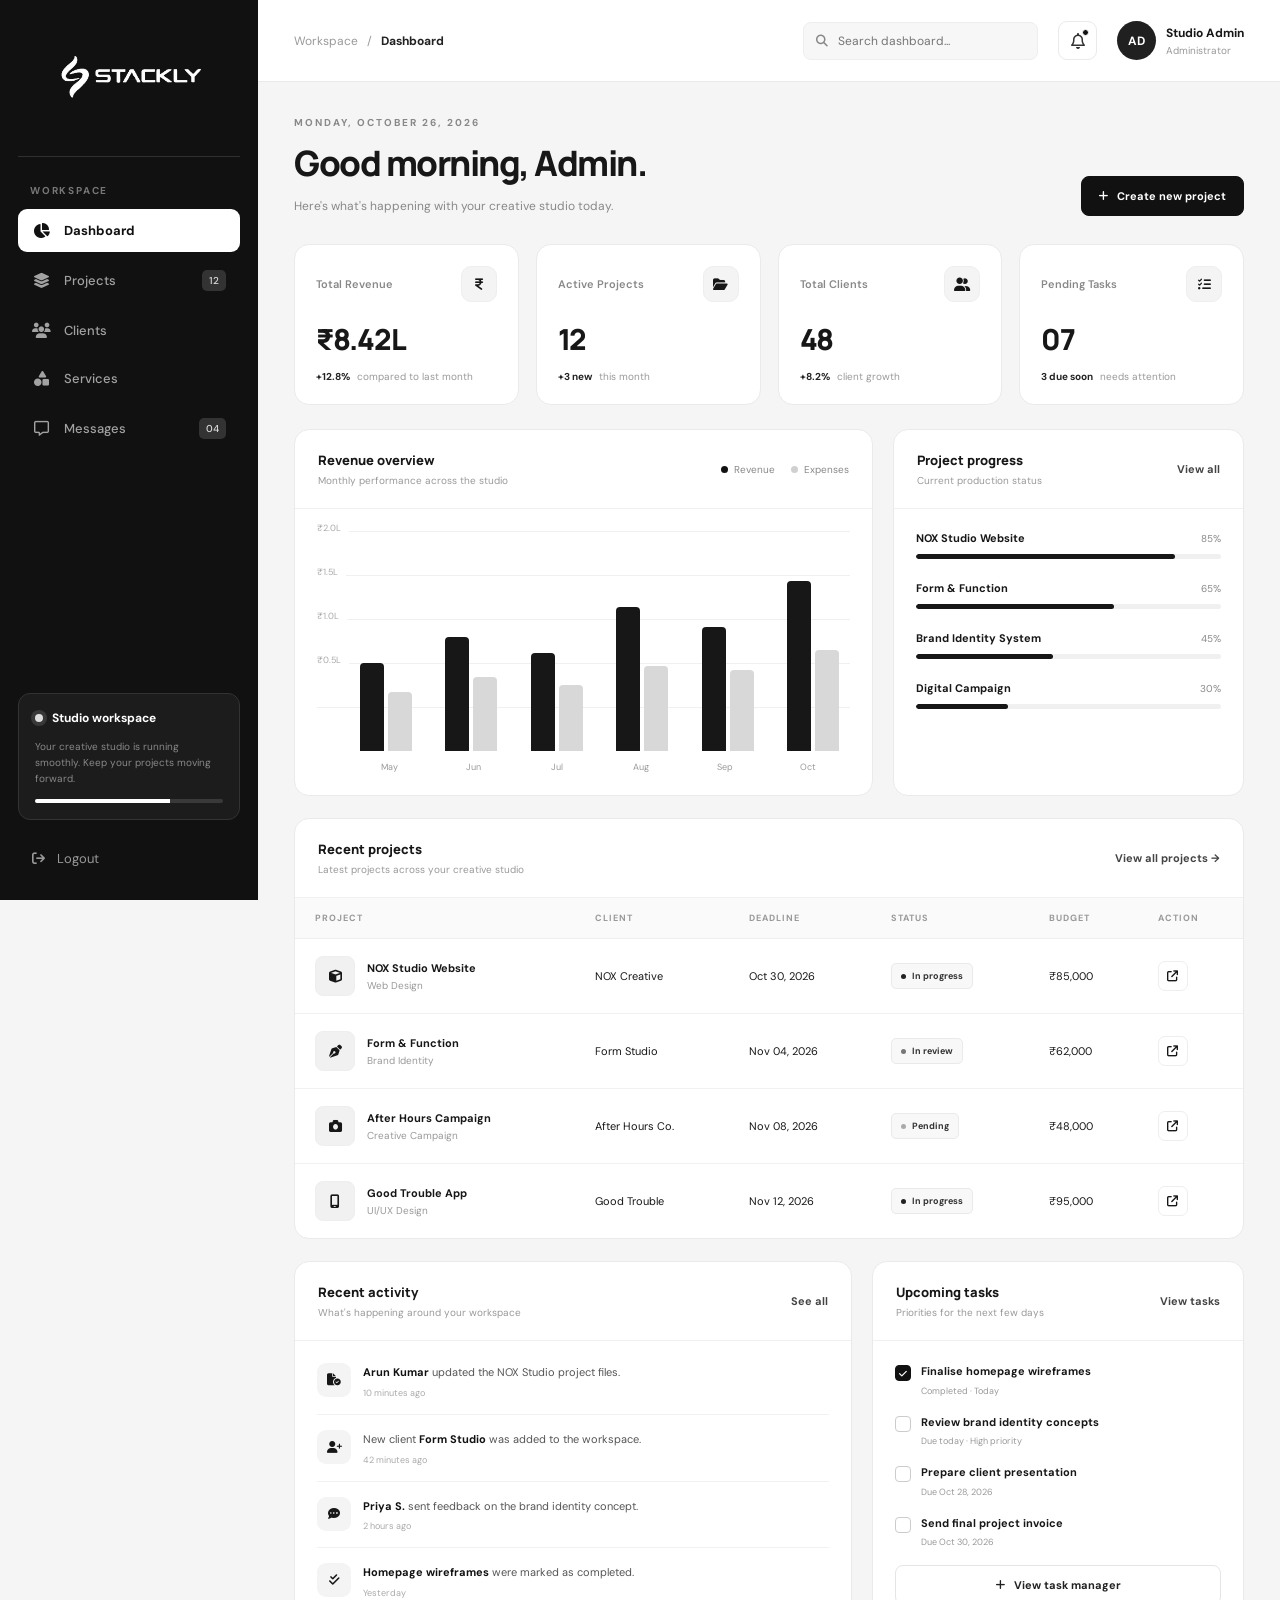
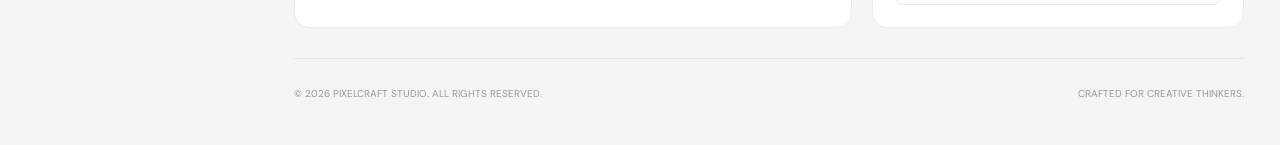
<file: admin-dashboard.html>
<!DOCTYPE html>
<html lang="en">
<head>
<meta charset="UTF-8">
<meta name="viewport" content="width=device-width, initial-scale=1.0">

<title>PIXELCRAFT — Admin Dashboard</title>

<link rel="preconnect" href="https://fonts.googleapis.com">
<link rel="preconnect" href="https://fonts.gstatic.com" crossorigin>
<link href="https://fonts.googleapis.com/css2?family=DM+Sans:wght@400;500;600;700&family=Manrope:wght@400;500;600;700;800&display=swap" rel="stylesheet">

<link rel="stylesheet" href="https://cdnjs.cloudflare.com/ajax/libs/font-awesome/6.7.2/css/all.min.css">

<style>
/* =====================================================
   PIXELCRAFT ADMIN DASHBOARD
   Premium monochrome design
===================================================== */

:root {
    --bg: #f5f5f5;
    --surface: #ffffff;
    --sidebar: #111111;
    --text: #171717;
    --muted: #888888;
    --border: #eaeaea;
    --soft: #f6f6f6;
    --dark-soft: #292929;
    --radius: 15px;
    --sidebar-width: 258px;
}

* {
    margin: 0;
    padding: 0;
    box-sizing: border-box;
}

html {
    scroll-behavior: smooth;
}

body {
    font-family: "DM Sans", sans-serif;
    background: var(--bg);
    color: var(--text);
    min-height: 100vh;
}

button,
input,
select,
textarea {
    font: inherit;
}

button,
a {
    -webkit-tap-highlight-color: transparent;
}

a {
    color: inherit;
    text-decoration: none;
}

button {
    cursor: pointer;
}

button:focus-visible,
a:focus-visible,
input:focus-visible {
    outline: 2px solid #777;
    outline-offset: 3px;
}

/* =====================================================
   SIDEBAR
===================================================== */

.sidebar {
    position: fixed;
    top: 0;
    left: 0;
    width: var(--sidebar-width);
    height: 100vh;
    background: var(--sidebar);
    color: #fff;
    display: flex;
    flex-direction: column;
    padding: 26px 18px 20px;
    z-index: 1000;
    transition: transform .3s ease;
}

.brand {
    display: flex;
    align-items: center;
    gap: 12px;
    padding: 0 10px 30px;
    border-bottom: 1px solid #303030;
}

.brand-mark {
    width: 45px;
    height: 45px;
    border: 1px solid #696969;
    display: grid;
    place-items: center;
    font-family: "Manrope", sans-serif;
    font-size: 25px;
    font-weight: 800;
    letter-spacing: -3px;
    background: #fff;
    color: #111;
}

.brand-name {
    display: block;
    font-family: "Manrope", sans-serif;
    font-size: 15px;
    font-weight: 800;
    letter-spacing: 2px;
}

.brand-sub {
    display: block;
    color: #888;
    font-size: 9px;
    letter-spacing: 2px;
    margin-top: 4px;
}

.sidebar-label {
    color: #777;
    font-size: 10px;
    font-weight: 700;
    letter-spacing: 1.8px;
    padding: 27px 12px 12px;
}

.sidebar-nav {
    display: flex;
    flex-direction: column;
    gap: 5px;
}

.nav-item {
    border: none;
    background: transparent;
    color: #a2a2a2;
    padding: 13px 14px;
    display: flex;
    align-items: center;
    gap: 13px;
    width: 100%;
    text-align: left;
    border-radius: 9px;
    font-size: 13px;
    font-weight: 500;
    transition: .2s ease;
}

.nav-item i {
    width: 19px;
    text-align: center;
    font-size: 15px;
}

.nav-item:hover {
    background: #222;
    color: #fff;
}

.nav-item.active {
    color: #111;
    background: #fff;
    font-weight: 700;
}

.nav-count {
    margin-left: auto;
    font-size: 10px;
    background: #333;
    color: #ddd;
    padding: 4px 7px;
    border-radius: 5px;
}

.nav-item.active .nav-count {
    background: #eee;
    color: #111;
}

.sidebar-bottom {
    margin-top: auto;
}

.workspace-card {
    padding: 16px;
    background: #1c1c1c;
    border: 1px solid #333;
    border-radius: 12px;
    margin-bottom: 17px;
}

.workspace-top {
    display: flex;
    align-items: center;
    gap: 9px;
}

.workspace-dot {
    width: 8px;
    height: 8px;
    border-radius: 50%;
    background: #ddd;
    box-shadow: 0 0 0 4px #383838;
}

.workspace-title {
    font-size: 12px;
    font-weight: 700;
}

.workspace-desc {
    color: #888;
    font-size: 10px;
    margin-top: 13px;
    line-height: 1.6;
}

.workspace-progress {
    height: 4px;
    background: #393939;
    margin-top: 12px;
    border-radius: 10px;
    overflow: hidden;
}

.workspace-progress span {
    display: block;
    height: 100%;
    width: 72%;
    background: #fff;
}

.logout-link {
    display: flex;
    align-items: center;
    gap: 12px;
    padding: 13px 14px;
    border-radius: 9px;
    color: #999;
    font-size: 13px;
    transition: .2s;
}

.logout-link:hover {
    color: #fff;
    background: #222;
}

/* =====================================================
   MAIN LAYOUT
===================================================== */

.main-wrapper {
    margin-left: var(--sidebar-width);
    min-height: 100vh;
}

.topbar {
    height: 82px;
    background: #fff;
    border-bottom: 1px solid var(--border);
    display: flex;
    align-items: center;
    justify-content: space-between;
    padding: 0 36px;
    position: sticky;
    top: 0;
    z-index: 500;
}

.topbar-left,
.topbar-right {
    display: flex;
    align-items: center;
    gap: 20px;
}

.breadcrumb {
    color: #999;
    font-size: 12px;
}

.breadcrumb strong {
    color: #222;
    font-weight: 700;
}

.top-search {
    display: flex;
    align-items: center;
    gap: 10px;
    width: 235px;
    padding: 10px 12px;
    background: #f7f7f7;
    border: 1px solid #eee;
    border-radius: 8px;
}

.top-search i {
    color: #888;
    font-size: 12px;
}

.top-search input {
    width: 100%;
    border: none;
    outline: none;
    background: transparent;
    font-size: 12px;
    color: #222;
}

.icon-button {
    width: 39px;
    height: 39px;
    display: grid;
    place-items: center;
    border: 1px solid var(--border);
    border-radius: 9px;
    background: #fff;
    color: #333;
    position: relative;
}

.notification-dot {
    position: absolute;
    width: 7px;
    height: 7px;
    background: #111;
    border: 1px solid #fff;
    border-radius: 50%;
    top: 7px;
    right: 7px;
}

.admin-profile {
    display: flex;
    align-items: center;
    gap: 10px;
}

.avatar {
    width: 39px;
    height: 39px;
    border-radius: 50%;
    display: grid;
    place-items: center;
    color: #fff;
    background: #202020;
    font-weight: 700;
    font-size: 12px;
}

.admin-name {
    font-size: 12px;
    font-weight: 700;
}

.admin-role {
    color: #999;
    font-size: 10px;
    margin-top: 3px;
}

.mobile-menu {
    display: none;
}

/* =====================================================
   PAGE CONTENT
===================================================== */

.content {
    padding: 34px 36px 45px;
    max-width: 1800px;
    margin: 0 auto;
}

.page-panel {
    display: none;
    animation: panelIn .3s ease;
}

.page-panel.active {
    display: block;
}

@keyframes panelIn {
    from {
        opacity: 0;
        transform: translateY(8px);
    }
    to {
        opacity: 1;
        transform: translateY(0);
    }
}

.page-heading {
    display: flex;
    align-items: flex-end;
    justify-content: space-between;
    gap: 20px;
    margin-bottom: 28px;
}

.eyebrow {
    font-size: 10px;
    color: #888;
    letter-spacing: 2px;
    font-weight: 700;
    text-transform: uppercase;
    margin-bottom: 10px;
}

.page-heading h1 {
    font-family: "Manrope", sans-serif;
    font-size: clamp(25px, 3vw, 35px);
    letter-spacing: -1.5px;
    font-weight: 800;
}

.page-heading p {
    color: #888;
    font-size: 12px;
    margin-top: 9px;
    line-height: 1.7;
}

.primary-button,
.secondary-button {
    display: inline-flex;
    align-items: center;
    justify-content: center;
    gap: 9px;
    padding: 12px 17px;
    font-size: 11px;
    font-weight: 700;
    border-radius: 8px;
    border: 1px solid #111;
    transition: .2s;
    white-space: nowrap;
}

.primary-button {
    background: #111;
    color: #fff;
}

.primary-button:hover {
    background: #383838;
}

.secondary-button {
    background: #fff;
    color: #222;
    border-color: #e5e5e5;
}

.secondary-button:hover {
    background: #f5f5f5;
}

/* =====================================================
   STAT CARDS
===================================================== */

.stats-grid {
    display: grid;
    grid-template-columns: repeat(4, minmax(0, 1fr));
    gap: 17px;
    margin-bottom: 24px;
}

.stat-card {
    background: #fff;
    border: 1px solid var(--border);
    border-radius: var(--radius);
    padding: 21px;
    min-width: 0;
    transition: transform .2s, box-shadow .2s;
}

.stat-card:hover {
    transform: translateY(-3px);
    box-shadow: 0 10px 30px #00000005;
}

.stat-top {
    display: flex;
    justify-content: space-between;
    align-items: center;
    gap: 10px;
}

.stat-label {
    color: #888;
    font-size: 11px;
    font-weight: 600;
}

.stat-icon {
    width: 36px;
    height: 36px;
    background: #f4f4f4;
    border: 1px solid #eee;
    display: grid;
    place-items: center;
    border-radius: 10px;
    font-size: 13px;
}

.stat-value {
    font-family: "Manrope", sans-serif;
    font-size: 29px;
    letter-spacing: -1.3px;
    font-weight: 800;
    margin-top: 17px;
}

.stat-bottom {
    display: flex;
    align-items: center;
    gap: 7px;
    margin-top: 11px;
    font-size: 10px;
    color: #999;
    flex-wrap: wrap;
}

.stat-change {
    color: #222;
    font-weight: 700;
}

/* =====================================================
   COMMON CARDS
===================================================== */

.card {
    background: #fff;
    border: 1px solid var(--border);
    border-radius: var(--radius);
    min-width: 0;
}

.card-header {
    display: flex;
    align-items: center;
    justify-content: space-between;
    gap: 15px;
    padding: 21px 23px;
    border-bottom: 1px solid #f0f0f0;
}

.card-title {
    font-family: "Manrope", sans-serif;
    font-size: 13px;
    font-weight: 800;
}

.card-subtitle {
    color: #999;
    font-size: 10px;
    margin-top: 5px;
}

.card-body {
    padding: 22px;
}

.text-link {
    color: #444;
    font-size: 11px;
    font-weight: 700;
}

.text-link:hover {
    text-decoration: underline;
}

/* =====================================================
   DASHBOARD CHARTS
===================================================== */

.dashboard-grid {
    display: grid;
    grid-template-columns: minmax(0, 1.65fr) minmax(270px, 1fr);
    gap: 20px;
    margin-bottom: 22px;
}

.chart-legend {
    display: flex;
    align-items: center;
    gap: 16px;
    flex-wrap: wrap;
}

.legend-item {
    display: flex;
    align-items: center;
    gap: 6px;
    font-size: 10px;
    color: #888;
}

.legend-dot {
    width: 7px;
    height: 7px;
    background: #111;
    border-radius: 50%;
}

.legend-dot.grey {
    background: #d0d0d0;
}

.chart-area {
    position: relative;
    height: 220px;
    display: flex;
    flex-direction: column;
    justify-content: space-between;
}

.chart-grid-line {
    height: 1px;
    background: #f0f0f0;
    width: 100%;
    position: relative;
}

.chart-grid-line span {
    position: absolute;
    left: 0;
    top: -9px;
    font-size: 9px;
    color: #aaa;
    background: #fff;
    padding-right: 8px;
}

.bar-chart {
    height: 185px;
    display: flex;
    align-items: flex-end;
    justify-content: space-around;
    gap: 12px;
    padding-left: 32px;
    margin-top: -185px;
    position: relative;
    z-index: 2;
}

.bar-group {
    height: 100%;
    flex: 1;
    display: flex;
    align-items: flex-end;
    justify-content: center;
    gap: 4px;
}

.bar {
    width: min(24px, 40%);
    border-radius: 4px 4px 0 0;
    background: #d8d8d8;
    transition: height .5s;
}

.bar.dark {
    background: #171717;
}

.chart-months {
    display: flex;
    justify-content: space-around;
    padding-left: 31px;
    margin-top: 10px;
}

.chart-months span {
    flex: 1;
    text-align: center;
    color: #999;
    font-size: 9px;
}

/* =====================================================
   PROJECT PROGRESS
===================================================== */

.project-progress-list {
    display: flex;
    flex-direction: column;
    gap: 22px;
}

.progress-project {
    display: flex;
    flex-direction: column;
    gap: 9px;
}

.progress-project-top {
    display: flex;
    justify-content: space-between;
    align-items: center;
    gap: 10px;
}

.progress-project-name {
    font-size: 11px;
    font-weight: 700;
}

.progress-percent {
    color: #888;
    font-size: 10px;
}

.progress-track {
    height: 5px;
    background: #f0f0f0;
    border-radius: 20px;
    overflow: hidden;
}

.progress-fill {
    height: 100%;
    background: #171717;
    border-radius: 20px;
}

/* =====================================================
   TABLES
===================================================== */

.table-card {
    overflow: hidden;
}

.table-scroll {
    width: 100%;
    overflow-x: auto;
}

table {
    width: 100%;
    border-collapse: collapse;
    white-space: nowrap;
}

thead {
    background: #fafafa;
}

th {
    color: #999;
    font-size: 9px;
    letter-spacing: 1px;
    text-transform: uppercase;
    font-weight: 700;
    text-align: left;
    padding: 14px 20px;
    border-bottom: 1px solid #eee;
}

td {
    padding: 17px 20px;
    font-size: 11px;
    border-bottom: 1px solid #f1f1f1;
}

tbody tr:last-child td {
    border-bottom: none;
}

tbody tr:hover {
    background: #fcfcfc;
}

.project-cell {
    display: flex;
    align-items: center;
    gap: 12px;
}

.project-thumb {
    width: 40px;
    height: 40px;
    border: 1px solid #eee;
    background: #f1f1f1;
    display: grid;
    place-items: center;
    border-radius: 8px;
    font-size: 13px;
    overflow: hidden;
}

.project-thumb img {
    width: 100%;
    height: 100%;
    object-fit: cover;
}

.project-name {
    font-weight: 700;
    font-size: 11px;
}

.project-category {
    color: #999;
    font-size: 10px;
    margin-top: 4px;
}

.status {
    display: inline-flex;
    align-items: center;
    gap: 6px;
    border: 1px solid #eaeaea;
    background: #f8f8f8;
    color: #333;
    padding: 6px 9px;
    border-radius: 5px;
    font-size: 9px;
    font-weight: 700;
}

.status-dot {
    width: 5px;
    height: 5px;
    border-radius: 50%;
    background: #222;
}

.status.review .status-dot {
    background: #777;
}

.status.pending .status-dot {
    background: #aaa;
}

.client-cell {
    display: flex;
    align-items: center;
    gap: 9px;
}

.client-avatar {
    width: 31px;
    height: 31px;
    border-radius: 50%;
    background: #eee;
    display: grid;
    place-items: center;
    font-size: 9px;
    font-weight: 800;
}

.client-name {
    font-size: 11px;
    font-weight: 700;
}

.client-email {
    color: #999;
    font-size: 9px;
    margin-top: 4px;
}

.table-action {
    display: inline-flex;
    align-items: center;
    justify-content: center;
    width: 30px;
    height: 30px;
    background: #fff;
    border: 1px solid #eee;
    border-radius: 7px;
    font-size: 11px;
}

.table-action:hover {
    background: #111;
    color: #fff;
}

/* =====================================================
   DASHBOARD BOTTOM
===================================================== */

.bottom-grid {
    display: grid;
    grid-template-columns: minmax(0, 1.2fr) minmax(270px, .8fr);
    gap: 20px;
    margin-top: 22px;
}

.activity-list {
    display: flex;
    flex-direction: column;
}

.activity-item {
    display: flex;
    gap: 12px;
    padding: 15px 0;
    border-bottom: 1px solid #f1f1f1;
}

.activity-item:first-child {
    padding-top: 0;
}

.activity-item:last-child {
    padding-bottom: 0;
    border-bottom: none;
}

.activity-icon {
    width: 34px;
    height: 34px;
    flex-shrink: 0;
    background: #f4f4f4;
    display: grid;
    place-items: center;
    border-radius: 9px;
    font-size: 12px;
}

.activity-text {
    color: #555;
    font-size: 11px;
    line-height: 1.7;
}

.activity-text strong {
    color: #111;
}

.activity-time {
    color: #aaa;
    font-size: 9px;
    margin-top: 5px;
}

.task-list {
    display: flex;
    flex-direction: column;
    gap: 17px;
}

.task-item {
    display: flex;
    gap: 10px;
    align-items: flex-start;
}

.task-check {
    width: 16px;
    height: 16px;
    flex-shrink: 0;
    border: 1px solid #ccc;
    border-radius: 4px;
    margin-top: 2px;
}

.task-check.done {
    background: #111;
    border-color: #111;
    color: #fff;
    display: grid;
    place-items: center;
    font-size: 9px;
}

.task-name {
    font-size: 11px;
    font-weight: 700;
    line-height: 1.5;
}

.task-date {
    color: #999;
    font-size: 9px;
    margin-top: 5px;
}

/* =====================================================
   PROJECT CARDS
===================================================== */

.projects-grid {
    display: grid;
    grid-template-columns: repeat(3, minmax(0, 1fr));
    gap: 18px;
}

.project-card {
    background: #fff;
    border: 1px solid var(--border);
    border-radius: 13px;
    overflow: hidden;
    min-width: 0;
}

.project-cover {
    height: 160px;
    background: #e8e8e8;
    display: grid;
    place-items: center;
    position: relative;
    overflow: hidden;
}

.project-cover img {
    width: 100%;
    height: 100%;
    object-fit: cover;
}

.project-cover-placeholder {
    font-family: "Manrope", sans-serif;
    font-size: 48px;
    font-weight: 800;
    letter-spacing: -4px;
    color: #555;
}

.project-cover-label {
    position: absolute;
    left: 12px;
    top: 12px;
    background: #fff;
    color: #222;
    font-size: 9px;
    font-weight: 700;
    padding: 7px 9px;
    border-radius: 5px;
}

.project-card-body {
    padding: 18px;
}

.project-card-title {
    font-family: "Manrope", sans-serif;
    font-size: 14px;
    font-weight: 800;
}

.project-card-desc {
    color: #999;
    font-size: 10px;
    line-height: 1.7;
    margin-top: 8px;
}

.project-card-meta {
    display: flex;
    justify-content: space-between;
    gap: 10px;
    margin-top: 17px;
    padding-top: 14px;
    border-top: 1px solid #eee;
}

.project-card-meta span {
    color: #777;
    font-size: 10px;
}

.project-card-footer {
    display: flex;
    align-items: center;
    justify-content: space-between;
    margin-top: 15px;
}

/* =====================================================
   CLIENTS / SERVICES / TEAM
===================================================== */

.client-summary {
    display: flex;
    align-items: center;
    gap: 12px;
}

.client-large-avatar {
    width: 44px;
    height: 44px;
    border-radius: 11px;
    display: grid;
    place-items: center;
    background: #ededed;
    font-family: "Manrope", sans-serif;
    font-size: 13px;
    font-weight: 800;
}

.client-summary h3 {
    font-size: 12px;
    font-weight: 700;
}

.client-summary p {
    font-size: 10px;
    color: #999;
    margin-top: 5px;
}

.service-grid,
.team-grid {
    display: grid;
    grid-template-columns: repeat(3, minmax(0, 1fr));
    gap: 18px;
}

.service-card,
.team-card {
    background: #fff;
    border: 1px solid var(--border);
    border-radius: 13px;
    padding: 23px;
}

.service-icon {
    width: 44px;
    height: 44px;
    display: grid;
    place-items: center;
    background: #f3f3f3;
    border-radius: 11px;
    font-size: 16px;
    margin-bottom: 21px;
}

.service-card h3 {
    font-family: "Manrope", sans-serif;
    font-size: 14px;
    font-weight: 800;
}

.service-card p {
    color: #888;
    font-size: 11px;
    line-height: 1.8;
    margin-top: 9px;
}

.service-meta {
    display: flex;
    justify-content: space-between;
    gap: 10px;
    margin-top: 20px;
    padding-top: 15px;
    border-top: 1px solid #eee;
    font-size: 10px;
    color: #888;
}

.team-card {
    text-align: center;
}

.team-avatar {
    width: 67px;
    height: 67px;
    border-radius: 50%;
    background: #eaeaea;
    display: grid;
    place-items: center;
    font-family: "Manrope", sans-serif;
    font-size: 19px;
    font-weight: 800;
    margin: 0 auto 15px;
}

.team-card h3 {
    font-size: 13px;
    font-weight: 800;
}

.team-role {
    color: #999;
    font-size: 10px;
    margin-top: 5px;
}

.team-card .secondary-button {
    margin-top: 17px;
}

/* =====================================================
   MESSAGES
===================================================== */

.message-list {
    display: flex;
    flex-direction: column;
}

.message-item {
    display: flex;
    gap: 14px;
    align-items: flex-start;
    padding: 18px 0;
    border-bottom: 1px solid #eee;
}

.message-item:first-child {
    padding-top: 0;
}

.message-item:last-child {
    border-bottom: none;
    padding-bottom: 0;
}

.message-avatar {
    width: 42px;
    height: 42px;
    flex-shrink: 0;
    border-radius: 50%;
    background: #eee;
    display: grid;
    place-items: center;
    font-size: 12px;
    font-weight: 800;
}

.message-main {
    flex: 1;
    min-width: 0;
}

.message-top {
    display: flex;
    align-items: center;
    justify-content: space-between;
    gap: 10px;
}

.message-name {
    font-size: 12px;
    font-weight: 800;
}

.message-time {
    color: #999;
    font-size: 10px;
}

.message-subject {
    font-size: 11px;
    font-weight: 700;
    margin-top: 7px;
}

.message-preview {
    color: #888;
    font-size: 11px;
    line-height: 1.8;
    margin-top: 6px;
}

/* =====================================================
   SETTINGS
===================================================== */

.settings-layout {
    display: grid;
    grid-template-columns: minmax(0, 1fr) minmax(260px, .65fr);
    gap: 20px;
    align-items: start;
}

.settings-form {
    display: grid;
    grid-template-columns: repeat(2, minmax(0, 1fr));
    gap: 18px;
}

.form-group {
    display: flex;
    flex-direction: column;
    gap: 8px;
}

.form-group.full {
    grid-column: 1 / -1;
}

.form-group label {
    font-size: 11px;
    font-weight: 700;
}

.form-group input,
.form-group textarea,
.form-group select {
    width: 100%;
    padding: 12px;
    border: 1px solid #e6e6e6;
    border-radius: 8px;
    outline: none;
    font-size: 11px;
    color: #222;
    background: #fff;
}

.form-group textarea {
    min-height: 100px;
    resize: vertical;
}

.form-group input:focus,
.form-group textarea:focus,
.form-group select:focus {
    border-color: #777;
}

.profile-preview {
    display: flex;
    align-items: center;
    gap: 15px;
    padding-bottom: 20px;
    border-bottom: 1px solid #eee;
    margin-bottom: 20px;
}

.profile-preview .avatar {
    width: 58px;
    height: 58px;
    font-size: 16px;
}

.profile-preview h3 {
    font-size: 13px;
}

.profile-preview p {
    color: #999;
    font-size: 10px;
    margin-top: 5px;
}

/* =====================================================
   MOBILE OVERLAY
===================================================== */

.mobile-overlay {
    display: none;
    position: fixed;
    inset: 0;
    background: #0008;
    z-index: 900;
}

.mobile-overlay.active {
    display: block;
}

/* =====================================================
   RESPONSIVE
===================================================== */

@media (max-width: 1250px) {
    :root {
        --sidebar-width: 235px;
    }

    .content {
        padding: 28px 24px 35px;
    }

    .topbar {
        padding: 0 24px;
    }

    .stats-grid {
        grid-template-columns: repeat(2, minmax(0, 1fr));
    }

    .projects-grid,
    .service-grid,
    .team-grid {
        grid-template-columns: repeat(2, minmax(0, 1fr));
    }
}

@media (max-width: 900px) {
    .sidebar {
        transform: translateX(-100%);
    }

    .sidebar.open {
        transform: translateX(0);
    }

    .main-wrapper {
        margin-left: 0;
    }

    .mobile-menu {
        display: grid;
    }

    .dashboard-grid,
    .bottom-grid,
    .settings-layout {
        grid-template-columns: 1fr;
    }

    .topbar {
        height: 72px;
        padding: 0 20px;
    }

    .topbar-left,
    .topbar-right {
        gap: 12px;
    }

    .top-search {
        width: 190px;
    }
}

@media (max-width: 600px) {
    .topbar {
        padding: 0 14px;
    }

    .top-search {
        width: 36px;
        height: 36px;
        padding: 0;
        justify-content: center;
        border: none;
        background: #f5f5f5;
    }

    .top-search input {
        display: none;
    }

    .admin-details {
        display: none;
    }

    .topbar-right {
        gap: 8px;
    }

    .breadcrumb {
        font-size: 10px;
    }

    .content {
        padding: 24px 14px 30px;
    }

    .page-heading {
        align-items: flex-start;
        flex-direction: column;
        gap: 16px;
    }

    .page-heading h1 {
        font-size: 27px;
    }

    .stats-grid {
        gap: 10px;
    }

    .stat-card {
        padding: 15px;
    }

    .stat-value {
        font-size: 24px;
    }

    .stat-label {
        font-size: 10px;
    }

    .stat-icon {
        width: 30px;
        height: 30px;
        font-size: 11px;
    }

    .stat-bottom {
        line-height: 1.6;
    }

    .card-header {
        padding: 17px;
    }

    .card-body {
        padding: 17px;
    }

    .projects-grid,
    .service-grid,
    .team-grid {
        grid-template-columns: 1fr;
    }

    .settings-form {
        grid-template-columns: 1fr;
    }

    .form-group.full {
        grid-column: auto;
    }

    .chart-legend {
        gap: 8px;
    }

    .chart-area {
        height: 190px;
    }

    .bar-chart {
        height: 155px;
        margin-top: -155px;
    }

    .chart-months span {
        font-size: 8px;
    }

    .project-cover {
        height: 190px;
    }

    .page-heading .primary-button,
    .page-heading .secondary-button {
        width: 100%;
    }

    .message-top {
        align-items: flex-start;
        flex-direction: column;
        gap: 5px;
    }
}

@media (prefers-reduced-motion: reduce) {
    *,
    *::before,
    *::after {
        animation-duration: .01ms !important;
        transition-duration: .01ms !important;
        scroll-behavior: auto !important;
    }
}



.brand {
    display: inline-flex;
    align-items: center;
    justify-content: center;
    text-decoration: none;
    flex-shrink: 0;
}

.brand-logo {
    display: block;
    width: 150px;
    height: 100px;
    object-fit: contain;
    object-position: left center;
}

/* Mobile */
@media (max-width: 768px) {
    .brand-logo {
        width: 120px;
        height: 80px;
    }
}

</style>
</head>

<body>

<!-- =====================================================
     MOBILE OVERLAY
===================================================== -->

<div class="mobile-overlay" id="mobileOverlay"></div>

<!-- =====================================================
     SIDEBAR
===================================================== -->

<aside class="sidebar" id="sidebar">

<a href="admin-dashboard.html" class="brand" aria-label="Pixelcraft home">
    <img src="assets/logo.webp" alt="Pixelcraft Logo" class="brand-logo">
</a>


    <div class="sidebar-label">WORKSPACE</div>

    <nav class="sidebar-nav" aria-label="Admin navigation">

        <button class="nav-item active" data-page="dashboard">
            <i class="fa-solid fa-chart-pie"></i>
            Dashboard
        </button>

        <button class="nav-item" data-page="projects">
            <i class="fa-solid fa-layer-group"></i>
            Projects
            <span class="nav-count">12</span>
        </button>

        <button class="nav-item" data-page="clients">
            <i class="fa-solid fa-users"></i>
            Clients
        </button>

        <button class="nav-item" data-page="services">
            <i class="fa-solid fa-shapes"></i>
            Services
        </button>

        <button class="nav-item" data-page="messages">
            <i class="fa-regular fa-message"></i>
            Messages
            <span class="nav-count">04</span>
        </button>

    </nav>

    

    <div class="sidebar-bottom">

        <div class="workspace-card">
            <div class="workspace-top">
                <span class="workspace-dot"></span>
                <span class="workspace-title">Studio workspace</span>
            </div>

            <p class="workspace-desc">
                Your creative studio is running smoothly.
                Keep your projects moving forward.
            </p>

            <div class="workspace-progress">
                <span></span>
            </div>
        </div>

        <a href="404.html" class="logout-link">
            <i class="fa-solid fa-arrow-right-from-bracket"></i>
            Logout
        </a>

    </div>

</aside>

<!-- =====================================================
     MAIN WRAPPER
===================================================== -->

<div class="main-wrapper">

    <!-- TOPBAR -->

    <header class="topbar">

        <div class="topbar-left">

            <button
                class="icon-button mobile-menu"
                id="menuToggle"
                aria-label="Open navigation"
                aria-expanded="false"
            >
                <i class="fa-solid fa-bars"></i>
            </button>

            <div class="breadcrumb">
                Workspace &nbsp; / &nbsp;
                <strong id="breadcrumbCurrent">Dashboard</strong>
            </div>

        </div>

        <div class="topbar-right">

            <label class="top-search">
                <i class="fa-solid fa-magnifying-glass"></i>
                <input
                    type="search"
                    id="globalSearch"
                    placeholder="Search dashboard..."
                    aria-label="Search current dashboard"
                >
            </label>

            <a
                href="404.html"
                class="icon-button"
                aria-label="Notifications"
            >
                <i class="fa-regular fa-bell"></i>
                <span class="notification-dot"></span>
            </a>

            <div class="admin-profile">
                <div class="avatar">AD</div>
                <div class="admin-details">
                    <div class="admin-name">Studio Admin</div>
                    <div class="admin-role">Administrator</div>
                </div>
            </div>

        </div>

    </header>

    <!-- =================================================
         PAGE CONTENT
    ================================================== -->

    <main class="content" id="mainContent">

        <!-- =============================================
             1. DASHBOARD
        ============================================== -->

        <section class="page-panel active" id="page-dashboard">

            <div class="page-heading">
                <div>
                    <div class="eyebrow">MONDAY, OCTOBER 26, 2026</div>
                    <h1>Good morning, Admin.</h1>
                    <p>
                        Here's what's happening with your creative studio today.
                    </p>
                </div>

                <a href="404.html" class="primary-button">
                    <i class="fa-solid fa-plus"></i>
                    Create new project
                </a>
            </div>

            <!-- STATISTICS -->

            <div class="stats-grid">

                <article class="stat-card">
                    <div class="stat-top">
                        <span class="stat-label">Total Revenue</span>
                        <span class="stat-icon">
                            <i class="fa-solid fa-indian-rupee-sign"></i>
                        </span>
                    </div>
                    <div class="stat-value">₹8.42L</div>
                    <div class="stat-bottom">
                        <span class="stat-change">+12.8%</span>
                        <span>compared to last month</span>
                    </div>
                </article>

                <article class="stat-card">
                    <div class="stat-top">
                        <span class="stat-label">Active Projects</span>
                        <span class="stat-icon">
                            <i class="fa-solid fa-folder-open"></i>
                        </span>
                    </div>
                    <div class="stat-value">12</div>
                    <div class="stat-bottom">
                        <span class="stat-change">+3 new</span>
                        <span>this month</span>
                    </div>
                </article>

                <article class="stat-card">
                    <div class="stat-top">
                        <span class="stat-label">Total Clients</span>
                        <span class="stat-icon">
                            <i class="fa-solid fa-user-group"></i>
                        </span>
                    </div>
                    <div class="stat-value">48</div>
                    <div class="stat-bottom">
                        <span class="stat-change">+8.2%</span>
                        <span>client growth</span>
                    </div>
                </article>

                <article class="stat-card">
                    <div class="stat-top">
                        <span class="stat-label">Pending Tasks</span>
                        <span class="stat-icon">
                            <i class="fa-solid fa-list-check"></i>
                        </span>
                    </div>
                    <div class="stat-value">07</div>
                    <div class="stat-bottom">
                        <span class="stat-change">3 due soon</span>
                        <span>needs attention</span>
                    </div>
                </article>

            </div>

            <!-- CHART + PROGRESS -->

            <div class="dashboard-grid">

                <article class="card">

                    <div class="card-header">
                        <div>
                            <h2 class="card-title">Revenue overview</h2>
                            <p class="card-subtitle">
                                Monthly performance across the studio
                            </p>
                        </div>

                        <div class="chart-legend">
                            <span class="legend-item">
                                <span class="legend-dot"></span>
                                Revenue
                            </span>
                            <span class="legend-item">
                                <span class="legend-dot grey"></span>
                                Expenses
                            </span>
                        </div>
                    </div>

                    <div class="card-body">

                        <div class="chart-area">

                            <div class="chart-grid-line">
                                <span>₹2.0L</span>
                            </div>

                            <div class="chart-grid-line">
                                <span>₹1.5L</span>
                            </div>

                            <div class="chart-grid-line">
                                <span>₹1.0L</span>
                            </div>

                            <div class="chart-grid-line">
                                <span>₹0.5L</span>
                            </div>

                            <div class="chart-grid-line"></div>

                            <div class="bar-chart">

                                <div class="bar-group">
                                    <div class="bar dark" style="height:48%"></div>
                                    <div class="bar" style="height:32%"></div>
                                </div>

                                <div class="bar-group">
                                    <div class="bar dark" style="height:62%"></div>
                                    <div class="bar" style="height:40%"></div>
                                </div>

                                <div class="bar-group">
                                    <div class="bar dark" style="height:53%"></div>
                                    <div class="bar" style="height:36%"></div>
                                </div>

                                <div class="bar-group">
                                    <div class="bar dark" style="height:78%"></div>
                                    <div class="bar" style="height:46%"></div>
                                </div>

                                <div class="bar-group">
                                    <div class="bar dark" style="height:67%"></div>
                                    <div class="bar" style="height:44%"></div>
                                </div>

                                <div class="bar-group">
                                    <div class="bar dark" style="height:92%"></div>
                                    <div class="bar" style="height:55%"></div>
                                </div>

                            </div>

                        </div>

                        <div class="chart-months">
                            <span>May</span>
                            <span>Jun</span>
                            <span>Jul</span>
                            <span>Aug</span>
                            <span>Sep</span>
                            <span>Oct</span>
                        </div>

                    </div>

                </article>

                <article class="card">

                    <div class="card-header">
                        <div>
                            <h2 class="card-title">Project progress</h2>
                            <p class="card-subtitle">
                                Current production status
                            </p>
                        </div>

                        <a href="404.html" class="text-link">View all</a>
                    </div>

                    <div class="card-body">

                        <div class="project-progress-list">

                            <div class="progress-project">
                                <div class="progress-project-top">
                                    <span class="progress-project-name">
                                        NOX Studio Website
                                    </span>
                                    <span class="progress-percent">85%</span>
                                </div>
                                <div class="progress-track">
                                    <div class="progress-fill" style="width:85%"></div>
                                </div>
                            </div>

                            <div class="progress-project">
                                <div class="progress-project-top">
                                    <span class="progress-project-name">
                                        Form & Function
                                    </span>
                                    <span class="progress-percent">65%</span>
                                </div>
                                <div class="progress-track">
                                    <div class="progress-fill" style="width:65%"></div>
                                </div>
                            </div>

                            <div class="progress-project">
                                <div class="progress-project-top">
                                    <span class="progress-project-name">
                                        Brand Identity System
                                    </span>
                                    <span class="progress-percent">45%</span>
                                </div>
                                <div class="progress-track">
                                    <div class="progress-fill" style="width:45%"></div>
                                </div>
                            </div>

                            <div class="progress-project">
                                <div class="progress-project-top">
                                    <span class="progress-project-name">
                                        Digital Campaign
                                    </span>
                                    <span class="progress-percent">30%</span>
                                </div>
                                <div class="progress-track">
                                    <div class="progress-fill" style="width:30%"></div>
                                </div>
                            </div>

                        </div>

                    </div>

                </article>

            </div>

            <!-- RECENT PROJECTS -->

            <article class="card table-card">

                <div class="card-header">
                    <div>
                        <h2 class="card-title">Recent projects</h2>
                        <p class="card-subtitle">
                            Latest projects across your creative studio
                        </p>
                    </div>

                    <a href="404.html" class="text-link">View all projects →</a>
                </div>

                <div class="table-scroll">

                    <table>
                        <thead>
                            <tr>
                                <th>Project</th>
                                <th>Client</th>
                                <th>Deadline</th>
                                <th>Status</th>
                                <th>Budget</th>
                                <th>Action</th>
                            </tr>
                        </thead>

                        <tbody>

                            <tr>
                                <td>
                                    <div class="project-cell">
                                        <div class="project-thumb">
                                            <i class="fa-solid fa-cube"></i>
                                        </div>
                                        <div>
                                            <div class="project-name">NOX Studio Website</div>
                                            <div class="project-category">Web Design</div>
                                        </div>
                                    </div>
                                </td>
                                <td>NOX Creative</td>
                                <td>Oct 30, 2026</td>
                                <td>
                                    <span class="status">
                                        <span class="status-dot"></span>
                                        In progress
                                    </span>
                                </td>
                                <td>₹85,000</td>
                                <td>
                                    <a href="404.html" class="table-action" aria-label="View project">
                                        <i class="fa-solid fa-arrow-up-right-from-square"></i>
                                    </a>
                                </td>
                            </tr>

                            <tr>
                                <td>
                                    <div class="project-cell">
                                        <div class="project-thumb">
                                            <i class="fa-solid fa-pen-nib"></i>
                                        </div>
                                        <div>
                                            <div class="project-name">Form & Function</div>
                                            <div class="project-category">Brand Identity</div>
                                        </div>
                                    </div>
                                </td>
                                <td>Form Studio</td>
                                <td>Nov 04, 2026</td>
                                <td>
                                    <span class="status review">
                                        <span class="status-dot"></span>
                                        In review
                                    </span>
                                </td>
                                <td>₹62,000</td>
                                <td>
                                    <a href="404.html" class="table-action" aria-label="View project">
                                        <i class="fa-solid fa-arrow-up-right-from-square"></i>
                                    </a>
                                </td>
                            </tr>

                            <tr>
                                <td>
                                    <div class="project-cell">
                                        <div class="project-thumb">
                                            <i class="fa-solid fa-camera"></i>
                                        </div>
                                        <div>
                                            <div class="project-name">After Hours Campaign</div>
                                            <div class="project-category">Creative Campaign</div>
                                        </div>
                                    </div>
                                </td>
                                <td>After Hours Co.</td>
                                <td>Nov 08, 2026</td>
                                <td>
                                    <span class="status pending">
                                        <span class="status-dot"></span>
                                        Pending
                                    </span>
                                </td>
                                <td>₹48,000</td>
                                <td>
                                    <a href="404.html" class="table-action" aria-label="View project">
                                        <i class="fa-solid fa-arrow-up-right-from-square"></i>
                                    </a>
                                </td>
                            </tr>

                            <tr>
                                <td>
                                    <div class="project-cell">
                                        <div class="project-thumb">
                                            <i class="fa-solid fa-mobile-screen"></i>
                                        </div>
                                        <div>
                                            <div class="project-name">Good Trouble App</div>
                                            <div class="project-category">UI/UX Design</div>
                                        </div>
                                    </div>
                                </td>
                                <td>Good Trouble</td>
                                <td>Nov 12, 2026</td>
                                <td>
                                    <span class="status">
                                        <span class="status-dot"></span>
                                        In progress
                                    </span>
                                </td>
                                <td>₹95,000</td>
                                <td>
                                    <a href="404.html" class="table-action" aria-label="View project">
                                        <i class="fa-solid fa-arrow-up-right-from-square"></i>
                                    </a>
                                </td>
                            </tr>

                        </tbody>
                    </table>

                </div>

            </article>

            <!-- ACTIVITY + TASKS -->

            <div class="bottom-grid">

                <article class="card">

                    <div class="card-header">
                        <div>
                            <h2 class="card-title">Recent activity</h2>
                            <p class="card-subtitle">
                                What's happening around your workspace
                            </p>
                        </div>
                        <a href="404.html" class="text-link">See all</a>
                    </div>

                    <div class="card-body">

                        <div class="activity-list">

                            <div class="activity-item">
                                <div class="activity-icon">
                                    <i class="fa-solid fa-file-circle-check"></i>
                                </div>
                                <div>
                                    <p class="activity-text">
                                        <strong>Arun Kumar</strong> updated the
                                        NOX Studio project files.
                                    </p>
                                    <p class="activity-time">10 minutes ago</p>
                                </div>
                            </div>

                            <div class="activity-item">
                                <div class="activity-icon">
                                    <i class="fa-solid fa-user-plus"></i>
                                </div>
                                <div>
                                    <p class="activity-text">
                                        New client <strong>Form Studio</strong>
                                        was added to the workspace.
                                    </p>
                                    <p class="activity-time">42 minutes ago</p>
                                </div>
                            </div>

                            <div class="activity-item">
                                <div class="activity-icon">
                                    <i class="fa-solid fa-comment-dots"></i>
                                </div>
                                <div>
                                    <p class="activity-text">
                                        <strong>Priya S.</strong> sent feedback
                                        on the brand identity concept.
                                    </p>
                                    <p class="activity-time">2 hours ago</p>
                                </div>
                            </div>

                            <div class="activity-item">
                                <div class="activity-icon">
                                    <i class="fa-solid fa-check-double"></i>
                                </div>
                                <div>
                                    <p class="activity-text">
                                        <strong>Homepage wireframes</strong>
                                        were marked as completed.
                                    </p>
                                    <p class="activity-time">Yesterday</p>
                                </div>
                            </div>

                        </div>

                    </div>

                </article>

                <article class="card">

                    <div class="card-header">
                        <div>
                            <h2 class="card-title">Upcoming tasks</h2>
                            <p class="card-subtitle">
                                Priorities for the next few days
                            </p>
                        </div>
                        <a href="404.html" class="text-link">View tasks</a>
                    </div>

                    <div class="card-body">

                        <div class="task-list">

                            <div class="task-item">
                                <span class="task-check done">
                                    <i class="fa-solid fa-check"></i>
                                </span>
                                <div>
                                    <p class="task-name">
                                        Finalise homepage wireframes
                                    </p>
                                    <p class="task-date">Completed · Today</p>
                                </div>
                            </div>

                            <div class="task-item">
                                <span class="task-check"></span>
                                <div>
                                    <p class="task-name">
                                        Review brand identity concepts
                                    </p>
                                    <p class="task-date">Due today · High priority</p>
                                </div>
                            </div>

                            <div class="task-item">
                                <span class="task-check"></span>
                                <div>
                                    <p class="task-name">
                                        Prepare client presentation
                                    </p>
                                    <p class="task-date">Due Oct 28, 2026</p>
                                </div>
                            </div>

                            <div class="task-item">
                                <span class="task-check"></span>
                                <div>
                                    <p class="task-name">
                                        Send final project invoice
                                    </p>
                                    <p class="task-date">Due Oct 30, 2026</p>
                                </div>
                            </div>

                            <a href="404.html" class="secondary-button">
                                <i class="fa-solid fa-plus"></i>
                                View task manager
                            </a>

                        </div>

                    </div>

                </article>

            </div>

        </section>

        <!-- =============================================
             2. PROJECTS
        ============================================== -->

        <section class="page-panel" id="page-projects">

            <div class="page-heading">
                <div>
                    <div class="eyebrow">WORK MANAGEMENT</div>
                    <h1>Projects</h1>
                    <p>
                        Manage creative projects, monitor deadlines and track progress.
                    </p>
                </div>

                <a href="404.html" class="primary-button">
                    <i class="fa-solid fa-plus"></i>
                    Add new project
                </a>
            </div>

            <div class="stats-grid">

                <article class="stat-card">
                    <div class="stat-label">All Projects</div>
                    <div class="stat-value">36</div>
                    <div class="stat-bottom">Across all clients</div>
                </article>

                <article class="stat-card">
                    <div class="stat-label">In Progress</div>
                    <div class="stat-value">12</div>
                    <div class="stat-bottom">Currently active</div>
                </article>

                <article class="stat-card">
                    <div class="stat-label">Completed</div>
                    <div class="stat-value">21</div>
                    <div class="stat-bottom">Successfully delivered</div>
                </article>

                <article class="stat-card">
                    <div class="stat-label">Needs Review</div>
                    <div class="stat-value">03</div>
                    <div class="stat-bottom">Awaiting feedback</div>
                </article>

            </div>

            <div class="projects-grid">

                <article class="project-card">
                    <div class="project-cover">
                        <div class="project-cover-placeholder">NOX</div>
                        <span class="project-cover-label">WEB DESIGN</span>
                    </div>
                    <div class="project-card-body">
                        <h3 class="project-card-title">NOX Studio Website</h3>
                        <p class="project-card-desc">
                            A cinematic digital experience for an independent creative studio.
                        </p>
                        <div class="project-card-meta">
                            <span>Deadline: Oct 30</span>
                            <span>85% complete</span>
                        </div>
                        <div class="progress-track" style="margin-top:12px">
                            <div class="progress-fill" style="width:85%"></div>
                        </div>
                        <div class="project-card-footer">
                            <span class="status">
                                <span class="status-dot"></span>
                                In progress
                            </span>
                            <a href="404.html" class="table-action" aria-label="Open project">
                                <i class="fa-solid fa-arrow-up-right-from-square"></i>
                            </a>
                        </div>
                    </div>
                </article>

                <article class="project-card">
                    <div class="project-cover">
                        <div class="project-cover-placeholder">F/F</div>
                        <span class="project-cover-label">BRANDING</span>
                    </div>
                    <div class="project-card-body">
                        <h3 class="project-card-title">Form & Function</h3>
                        <p class="project-card-desc">
                            A complete brand identity system for a contemporary design brand.
                        </p>
                        <div class="project-card-meta">
                            <span>Deadline: Nov 04</span>
                            <span>65% complete</span>
                        </div>
                        <div class="progress-track" style="margin-top:12px">
                            <div class="progress-fill" style="width:65%"></div>
                        </div>
                        <div class="project-card-footer">
                            <span class="status review">
                                <span class="status-dot"></span>
                                In review
                            </span>
                            <a href="404.html" class="table-action" aria-label="Open project">
                                <i class="fa-solid fa-arrow-up-right-from-square"></i>
                            </a>
                        </div>
                    </div>
                </article>

                <article class="project-card">
                    <div class="project-cover">
                        <div class="project-cover-placeholder">AH.</div>
                        <span class="project-cover-label">CAMPAIGN</span>
                    </div>
                    <div class="project-card-body">
                        <h3 class="project-card-title">After Hours</h3>
                        <p class="project-card-desc">
                            Art direction and digital campaign assets for a lifestyle label.
                        </p>
                        <div class="project-card-meta">
                            <span>Deadline: Nov 08</span>
                            <span>30% complete</span>
                        </div>
                        <div class="progress-track" style="margin-top:12px">
                            <div class="progress-fill" style="width:30%"></div>
                        </div>
                        <div class="project-card-footer">
                            <span class="status pending">
                                <span class="status-dot"></span>
                                Planning
                            </span>
                            <a href="404.html" class="table-action" aria-label="Open project">
                                <i class="fa-solid fa-arrow-up-right-from-square"></i>
                            </a>
                        </div>
                    </div>
                </article>

                <article class="project-card">
                    <div class="project-cover">
                        <div class="project-cover-placeholder">GT.</div>
                        <span class="project-cover-label">UI/UX DESIGN</span>
                    </div>
                    <div class="project-card-body">
                        <h3 class="project-card-title">Good Trouble App</h3>
                        <p class="project-card-desc">
                            User experience strategy and mobile product interface design.
                        </p>
                        <div class="project-card-meta">
                            <span>Deadline: Nov 12</span>
                            <span>45% complete</span>
                        </div>
                        <div class="progress-track" style="margin-top:12px">
                            <div class="progress-fill" style="width:45%"></div>
                        </div>
                        <div class="project-card-footer">
                            <span class="status">
                                <span class="status-dot"></span>
                                In progress
                            </span>
                            <a href="404.html" class="table-action" aria-label="Open project">
                                <i class="fa-solid fa-arrow-up-right-from-square"></i>
                            </a>
                        </div>
                    </div>
                </article>

                <article class="project-card">
                    <div class="project-cover">
                        <div class="project-cover-placeholder">ON.</div>
                        <span class="project-cover-label">ART DIRECTION</span>
                    </div>
                    <div class="project-card-body">
                        <h3 class="project-card-title">Objects of Note</h3>
                        <p class="project-card-desc">
                            Product storytelling and a refined visual language for modern objects.
                        </p>
                        <div class="project-card-meta">
                            <span>Deadline: Nov 18</span>
                            <span>20% complete</span>
                        </div>
                        <div class="progress-track" style="margin-top:12px">
                            <div class="progress-fill" style="width:20%"></div>
                        </div>
                        <div class="project-card-footer">
                            <span class="status pending">
                                <span class="status-dot"></span>
                                Planning
                            </span>
                            <a href="404.html" class="table-action" aria-label="Open project">
                                <i class="fa-solid fa-arrow-up-right-from-square"></i>
                            </a>
                        </div>
                    </div>
                </article>

                <article class="project-card">
                    <div class="project-cover">
                        <div class="project-cover-placeholder">DV.</div>
                        <span class="project-cover-label">DEVELOPMENT</span>
                    </div>
                    <div class="project-card-body">
                        <h3 class="project-card-title">Digital Ventures</h3>
                        <p class="project-card-desc">
                            A responsive corporate website with a focus on clarity and usability.
                        </p>
                        <div class="project-card-meta">
                            <span>Deadline: Nov 22</span>
                            <span>55% complete</span>
                        </div>
                        <div class="progress-track" style="margin-top:12px">
                            <div class="progress-fill" style="width:55%"></div>
                        </div>
                        <div class="project-card-footer">
                            <span class="status">
                                <span class="status-dot"></span>
                                In progress
                            </span>
                            <a href="404.html" class="table-action" aria-label="Open project">
                                <i class="fa-solid fa-arrow-up-right-from-square"></i>
                            </a>
                        </div>
                    </div>
                </article>

            </div>

        </section>

        <!-- =============================================
             3. CLIENTS
        ============================================== -->

        <section class="page-panel" id="page-clients">

            <div class="page-heading">
                <div>
                    <div class="eyebrow">RELATIONSHIP MANAGEMENT</div>
                    <h1>Clients</h1>
                    <p>Manage client relationships, projects and business contacts.</p>
                </div>

                <a href="404.html" class="primary-button">
                    <i class="fa-solid fa-user-plus"></i>
                    Add new client
                </a>
            </div>

            <div class="stats-grid">

                <article class="stat-card">
                    <div class="stat-label">Total Clients</div>
                    <div class="stat-value">48</div>
                    <div class="stat-bottom">All registered clients</div>
                </article>

                <article class="stat-card">
                    <div class="stat-label">Active Clients</div>
                    <div class="stat-value">18</div>
                    <div class="stat-bottom">Currently working with us</div>
                </article>

                <article class="stat-card">
                    <div class="stat-label">New This Month</div>
                    <div class="stat-value">08</div>
                    <div class="stat-bottom">Recently onboarded</div>
                </article>

                <article class="stat-card">
                    <div class="stat-label">Client Satisfaction</div>
                    <div class="stat-value">96%</div>
                    <div class="stat-bottom">Based on sample feedback</div>
                </article>

            </div>

            <article class="card table-card">

                <div class="card-header">
                    <div>
                        <h2 class="card-title">Client directory</h2>
                        <p class="card-subtitle">
                            Contact information and engagement overview
                        </p>
                    </div>
                    <a href="404.html" class="secondary-button">
                        <i class="fa-solid fa-download"></i>
                        Export clients
                    </a>
                </div>

                <div class="table-scroll">

                    <table>
                        <thead>
                            <tr>
                                <th>Client</th>
                                <th>Company</th>
                                <th>Projects</th>
                                <th>Total Value</th>
                                <th>Status</th>
                                <th>Action</th>
                            </tr>
                        </thead>

                        <tbody>

                            <tr>
                                <td>
                                    <div class="client-cell">
                                        <div class="client-avatar">FS</div>
                                        <div>
                                            <div class="client-name">Priya Sharma</div>
                                            <div class="client-email">priya@example.com</div>
                                        </div>
                                    </div>
                                </td>
                                <td>Form Studio</td>
                                <td>04</td>
                                <td>₹2,40,000</td>
                                <td><span class="status"><span class="status-dot"></span>Active</span></td>
                                <td><a href="404.html" class="table-action" aria-label="View client"><i class="fa-solid fa-arrow-up-right-from-square"></i></a></td>
                            </tr>

                            <tr>
                                <td>
                                    <div class="client-cell">
                                        <div class="client-avatar">AH</div>
                                        <div>
                                            <div class="client-name">Arun Kumar</div>
                                            <div class="client-email">arun@example.com</div>
                                        </div>
                                    </div>
                                </td>
                                <td>After Hours Co.</td>
                                <td>03</td>
                                <td>₹1,85,000</td>
                                <td><span class="status"><span class="status-dot"></span>Active</span></td>
                                <td><a href="404.html" class="table-action" aria-label="View client"><i class="fa-solid fa-arrow-up-right-from-square"></i></a></td>
                            </tr>

                            <tr>
                                <td>
                                    <div class="client-cell">
                                        <div class="client-avatar">GT</div>
                                        <div>
                                            <div class="client-name">Karthik Raj</div>
                                            <div class="client-email">karthik@example.com</div>
                                        </div>
                                    </div>
                                </td>
                                <td>Good Trouble</td>
                                <td>02</td>
                                <td>₹1,20,000</td>
                                <td><span class="status review"><span class="status-dot"></span>Review</span></td>
                                <td><a href="404.html" class="table-action" aria-label="View client"><i class="fa-solid fa-arrow-up-right-from-square"></i></a></td>
                            </tr>

                            <tr>
                                <td>
                                    <div class="client-cell">
                                        <div class="client-avatar">ON</div>
                                        <div>
                                            <div class="client-name">Meena Devi</div>
                                            <div class="client-email">meena@example.com</div>
                                        </div>
                                    </div>
                                </td>
                                <td>Objects of Note</td>
                                <td>01</td>
                                <td>₹78,000</td>
                                <td><span class="status pending"><span class="status-dot"></span>Onboarding</span></td>
                                <td><a href="404.html" class="table-action" aria-label="View client"><i class="fa-solid fa-arrow-up-right-from-square"></i></a></td>
                            </tr>

                            <tr>
                                <td>
                                    <div class="client-cell">
                                        <div class="client-avatar">DV</div>
                                        <div>
                                            <div class="client-name">Vijay Anand</div>
                                            <div class="client-email">vijay@example.com</div>
                                        </div>
                                    </div>
                                </td>
                                <td>Digital Ventures</td>
                                <td>03</td>
                                <td>₹2,10,000</td>
                                <td><span class="status"><span class="status-dot"></span>Active</span></td>
                                <td><a href="404.html" class="table-action" aria-label="View client"><i class="fa-solid fa-arrow-up-right-from-square"></i></a></td>
                            </tr>

                        </tbody>
                    </table>

                </div>

            </article>

        </section>

        <!-- =============================================
             4. SERVICES
        ============================================== -->

        <section class="page-panel" id="page-services">

            <div class="page-heading">
                <div>
                    <div class="eyebrow">WHAT WE OFFER</div>
                    <h1>Services</h1>
                    <p>Manage your creative studio's services and offerings.</p>
                </div>

                <a href="404.html" class="primary-button">
                    <i class="fa-solid fa-plus"></i>
                    Add service
                </a>
            </div>

            <div class="service-grid">

                <article class="service-card">
                    <div class="service-icon"><i class="fa-solid fa-pen-nib"></i></div>
                    <h3>Brand Identity</h3>
                    <p>
                        Brand strategy, naming, visual identity, typography,
                        brand guidelines and creative direction.
                    </p>
                    <div class="service-meta">
                        <span>12 projects</span>
                        <span>From ₹35,000</span>
                    </div>
                    <a href="404.html" class="secondary-button" style="width:100%;margin-top:16px">
                        Manage service
                    </a>
                </article>

                <article class="service-card">
                    <div class="service-icon"><i class="fa-solid fa-display"></i></div>
                    <h3>Web Design</h3>
                    <p>
                        Premium website design, responsive interfaces,
                        landing pages and digital experiences.
                    </p>
                    <div class="service-meta">
                        <span>18 projects</span>
                        <span>From ₹45,000</span>
                    </div>
                    <a href="404.html" class="secondary-button" style="width:100%;margin-top:16px">
                        Manage service
                    </a>
                </article>

                <article class="service-card">
                    <div class="service-icon"><i class="fa-solid fa-mobile-screen"></i></div>
                    <h3>UI/UX Design</h3>
                    <p>
                        Product discovery, wireframes, user flows,
                        prototypes and design systems.
                    </p>
                    <div class="service-meta">
                        <span>09 projects</span>
                        <span>From ₹30,000</span>
                    </div>
                    <a href="404.html" class="secondary-button" style="width:100%;margin-top:16px">
                        Manage service
                    </a>
                </article>

                <article class="service-card">
                    <div class="service-icon"><i class="fa-solid fa-code"></i></div>
                    <h3>Web Development</h3>
                    <p>
                        Frontend development, interactive websites,
                        responsive layouts and performance optimisation.
                    </p>
                    <div class="service-meta">
                        <span>14 projects</span>
                        <span>From ₹50,000</span>
                    </div>
                    <a href="404.html" class="secondary-button" style="width:100%;margin-top:16px">
                        Manage service
                    </a>
                </article>

                <article class="service-card">
                    <div class="service-icon"><i class="fa-solid fa-film"></i></div>
                    <h3>Motion & 3D</h3>
                    <p>
                        Motion graphics, creative transitions, 3D scenes
                        and cinematic brand experiences.
                    </p>
                    <div class="service-meta">
                        <span>07 projects</span>
                        <span>From ₹25,000</span>
                    </div>
                    <a href="404.html" class="secondary-button" style="width:100%;margin-top:16px">
                        Manage service
                    </a>
                </article>

                <article class="service-card">
                    <div class="service-icon"><i class="fa-solid fa-camera"></i></div>
                    <h3>Creative Campaigns</h3>
                    <p>
                        Art direction, campaign concepts, social content,
                        product visuals and digital storytelling.
                    </p>
                    <div class="service-meta">
                        <span>11 projects</span>
                        <span>From ₹20,000</span>
                    </div>
                    <a href="404.html" class="secondary-button" style="width:100%;margin-top:16px">
                        Manage service
                    </a>
                </article>

            </div>

        </section>

        <!-- =============================================
             5. MESSAGES
        ============================================== -->

        <section class="page-panel" id="page-messages">

            <div class="page-heading">
                <div>
                    <div class="eyebrow">COMMUNICATION CENTRE</div>
                    <h1>Messages</h1>
                    <p>Review enquiries, project feedback and client communication.</p>
                </div>

                <a href="404.html" class="primary-button">
                    <i class="fa-regular fa-envelope"></i>
                    Open inbox
                </a>
            </div>

            <div class="stats-grid">

                <article class="stat-card">
                    <div class="stat-label">Total Messages</div>
                    <div class="stat-value">128</div>
                    <div class="stat-bottom">All conversations</div>
                </article>

                <article class="stat-card">
                    <div class="stat-label">Unread</div>
                    <div class="stat-value">04</div>
                    <div class="stat-bottom">Awaiting attention</div>
                </article>

                <article class="stat-card">
                    <div class="stat-label">Project Enquiries</div>
                    <div class="stat-value">18</div>
                    <div class="stat-bottom">Potential opportunities</div>
                </article>

                <article class="stat-card">
                    <div class="stat-label">Response Rate</div>
                    <div class="stat-value">94%</div>
                    <div class="stat-bottom">Sample performance metric</div>
                </article>

            </div>

            <article class="card">

                <div class="card-header">
                    <div>
                        <h2 class="card-title">Recent conversations</h2>
                        <p class="card-subtitle">
                            Latest messages from clients and potential partners
                        </p>
                    </div>

                    <a href="404.html" class="text-link">View all messages →</a>
                </div>

                <div class="card-body">

                    <div class="message-list">

                        <div class="message-item">
                            <div class="message-avatar">PS</div>
                            <div class="message-main">
                                <div class="message-top">
                                    <div class="message-name">Priya Sharma</div>
                                    <div class="message-time">10:24 AM</div>
                                </div>
                                <div class="message-subject">
                                    Feedback on the brand identity concepts
                                </div>
                                <p class="message-preview">
                                    Hi team, we reviewed the latest concepts and would
                                    love to discuss a few refinements to the typography...
                                </p>
                                <div style="margin-top:12px">
                                    <a href="404.html" class="secondary-button">Open conversation</a>
                                </div>
                            </div>
                        </div>

                        <div class="message-item">
                            <div class="message-avatar">VK</div>
                            <div class="message-main">
                                <div class="message-top">
                                    <div class="message-name">Vijay Kumar</div>
                                    <div class="message-time">Yesterday</div>
                                </div>
                                <div class="message-subject">
                                    Website design project enquiry
                                </div>
                                <p class="message-preview">
                                    We are looking for a creative partner to help us
                                    redesign our company website and digital presence...
                                </p>
                                <div style="margin-top:12px">
                                    <a href="404.html" class="secondary-button">Open conversation</a>
                                </div>
                            </div>
                        </div>

                        <div class="message-item">
                            <div class="message-avatar">AR</div>
                            <div class="message-main">
                                <div class="message-top">
                                    <div class="message-name">Arun Raj</div>
                                    <div class="message-time">Yesterday</div>
                                </div>
                                <div class="message-subject">
                                    Final delivery confirmation
                                </div>
                                <p class="message-preview">
                                    Everything looks great. Thank you for the work.
                                    Please share the final delivery package and invoice...
                                </p>
                                <div style="margin-top:12px">
                                    <a href="404.html" class="secondary-button">Open conversation</a>
                                </div>
                            </div>
                        </div>

                        <div class="message-item">
                            <div class="message-avatar">MK</div>
                            <div class="message-main">
                                <div class="message-top">
                                    <div class="message-name">Meena Krishnan</div>
                                    <div class="message-time">Oct 24, 2026</div>
                                </div>
                                <div class="message-subject">
                                    Request for a creative consultation
                                </div>
                                <p class="message-preview">
                                    I would like to arrange a short consultation to
                                    discuss branding and the launch of our new product...
                                </p>
                                <div style="margin-top:12px">
                                    <a href="404.html" class="secondary-button">Open conversation</a>
                                </div>
                            </div>
                        </div>

                    </div>

                </div>

            </article>

        </section>

        <!-- =============================================
             6. TEAM MEMBERS
        ============================================== -->

        <section class="page-panel" id="page-team">

            <div class="page-heading">
                <div>
                    <div class="eyebrow">PEOPLE & COLLABORATION</div>
                    <h1>Team members</h1>
                    <p>Manage creative talent, responsibilities and team access.</p>
                </div>

                <a href="404.html" class="primary-button">
                    <i class="fa-solid fa-user-plus"></i>
                    Invite member
                </a>
            </div>

            <div class="stats-grid">

                <article class="stat-card">
                    <div class="stat-label">Team Members</div>
                    <div class="stat-value">08</div>
                    <div class="stat-bottom">Across creative disciplines</div>
                </article>

                <article class="stat-card">
                    <div class="stat-label">Designers</div>
                    <div class="stat-value">03</div>
                    <div class="stat-bottom">Brand and product design</div>
                </article>

                <article class="stat-card">
                    <div class="stat-label">Developers</div>
                    <div class="stat-value">03</div>
                    <div class="stat-bottom">Frontend and web</div>
                </article>

                <article class="stat-card">
                    <div class="stat-label">Project Managers</div>
                    <div class="stat-value">02</div>
                    <div class="stat-bottom">Delivery and coordination</div>
                </article>

            </div>

            <div class="team-grid">

                <article class="team-card">
                    <div class="team-avatar">AK</div>
                    <h3>Arun Kumar</h3>
                    <p class="team-role">Creative Director</p>
                    <div style="margin-top:15px">
                        <span class="status"><span class="status-dot"></span>Available</span>
                    </div>
                    <a href="404.html" class="secondary-button">View profile</a>
                </article>

                <article class="team-card">
                    <div class="team-avatar">PS</div>
                    <h3>Priya Sharma</h3>
                    <p class="team-role">UI/UX Designer</p>
                    <div style="margin-top:15px">
                        <span class="status"><span class="status-dot"></span>Available</span>
                    </div>
                    <a href="404.html" class="secondary-button">View profile</a>
                </article>

                <article class="team-card">
                    <div class="team-avatar">KR</div>
                    <h3>Karthik Raj</h3>
                    <p class="team-role">Frontend Developer</p>
                    <div style="margin-top:15px">
                        <span class="status review"><span class="status-dot"></span>In a meeting</span>
                    </div>
                    <a href="404.html" class="secondary-button">View profile</a>
                </article>

                <article class="team-card">
                    <div class="team-avatar">MD</div>
                    <h3>Meena Devi</h3>
                    <p class="team-role">Brand Designer</p>
                    <div style="margin-top:15px">
                        <span class="status"><span class="status-dot"></span>Available</span>
                    </div>
                    <a href="404.html" class="secondary-button">View profile</a>
                </article>

                <article class="team-card">
                    <div class="team-avatar">VA</div>
                    <h3>Vijay Anand</h3>
                    <p class="team-role">Web Developer</p>
                    <div style="margin-top:15px">
                        <span class="status review"><span class="status-dot"></span>Working</span>
                    </div>
                    <a href="404.html" class="secondary-button">View profile</a>
                </article>

                <article class="team-card">
                    <div class="team-avatar">NS</div>
                    <h3>Nila S.</h3>
                    <p class="team-role">Project Manager</p>
                    <div style="margin-top:15px">
                        <span class="status"><span class="status-dot"></span>Available</span>
                    </div>
                    <a href="404.html" class="secondary-button">View profile</a>
                </article>

            </div>

        </section>

        <!-- =============================================
             7. SETTINGS
        ============================================== -->

        <section class="page-panel" id="page-settings">

            <div class="page-heading">
                <div>
                    <div class="eyebrow">WORKSPACE PREFERENCES</div>
                    <h1>Settings</h1>
                    <p>Manage your studio profile and administrative preferences.</p>
                </div>
            </div>

            <div class="settings-layout">

                <article class="card">

                    <div class="card-header">
                        <div>
                            <h2 class="card-title">Studio information</h2>
                            <p class="card-subtitle">
                                General information displayed in the workspace
                            </p>
                        </div>
                    </div>

                    <div class="card-body">

                        <form action="404.html" method="get" class="settings-form">

                            <div class="form-group">
                                <label for="studioName">Studio name</label>
                                <input id="studioName" name="studioName" value="PIXELCRAFT">
                            </div>

                            <div class="form-group">
                                <label for="studioEmail">Contact email</label>
                                <input id="studioEmail" name="studioEmail" type="email" value="hello@pixelcraft.example">
                            </div>

                            <div class="form-group">
                                <label for="studioPhone">Phone number</label>
                                <input id="studioPhone" name="studioPhone" value="+91 98765 43210">
                            </div>

                            <div class="form-group">
                                <label for="studioLocation">Location</label>
                                <input id="studioLocation" name="studioLocation" value="Chennai, India">
                            </div>

                            <div class="form-group full">
                                <label for="studioDescription">Studio description</label>
                                <textarea id="studioDescription" name="studioDescription">An independent creative studio building distinctive brands, digital products and memorable visual experiences.</textarea>
                            </div>

                            <div class="form-group full">
                                <label for="studioWebsite">Website</label>
                                <input id="studioWebsite" name="studioWebsite" value="www.pixelcraft.example">
                            </div>

                            <div class="form-group full">
                                <button type="submit" class="primary-button">
                                    <i class="fa-solid fa-floppy-disk"></i>
                                    Save changes
                                </button>
                            </div>

                        </form>

                    </div>

                </article>

                <div style="display:flex;flex-direction:column;gap:20px">

                    <article class="card">

                        <div class="card-header">
                            <div>
                                <h2 class="card-title">Administrator profile</h2>
                                <p class="card-subtitle">Your account information</p>
                            </div>
                        </div>

                        <div class="card-body">

                            <div class="profile-preview">
                                <div class="avatar">AD</div>
                                <div>
                                    <h3>Studio Admin</h3>
                                    <p>Administrator · PIXELCRAFT</p>
                                </div>
                            </div>

                            <a href="404.html" class="secondary-button" style="width:100%">
                                Edit administrator profile
                            </a>

                        </div>

                    </article>

                    <article class="card">

                        <div class="card-header">
                            <div>
                                <h2 class="card-title">Security</h2>
                                <p class="card-subtitle">Manage account security</p>
                            </div>
                        </div>

                        <div class="card-body">

                            <div style="display:flex;align-items:center;gap:12px;margin-bottom:20px">
                                <div class="stat-icon">
                                    <i class="fa-solid fa-shield-halved"></i>
                                </div>
                                <div>
                                    <div style="font-size:12px;font-weight:700">Account protection</div>
                                    <div style="font-size:10px;color:#999;margin-top:5px">
                                        Demo interface only
                                    </div>
                                </div>
                            </div>

                            <a href="404.html" class="secondary-button" style="width:100%">
                                Security preferences
                            </a>

                        </div>

                    </article>

                    <article class="card">

                        <div class="card-header">
                            <div>
                                <h2 class="card-title">Workspace information</h2>
                                <p class="card-subtitle">Current workspace details</p>
                            </div>
                        </div>

                        <div class="card-body">
                            <p style="font-size:11px;color:#777;line-height:2">
                                <strong style="color:#222">Workspace:</strong> PIXELCRAFT Studio<br>
                                <strong style="color:#222">Plan:</strong> Studio workspace<br>
                                <strong style="color:#222">Environment:</strong> Static demo<br>
                                <strong style="color:#222">Version:</strong> 1.0.0
                            </p>

                            <a href="404.html" class="secondary-button" style="width:100%;margin-top:18px">
                                Workspace details
                            </a>
                        </div>

                    </article>

                </div>

            </div>

        </section>

        <!-- FOOTER -->

        <footer style="
            display:flex;
            align-items:center;
            justify-content:space-between;
            flex-wrap:wrap;
            gap:12px;
            padding-top:28px;
            margin-top:30px;
            border-top:1px solid #e8e8e8;
            color:#999;
            font-size:10px;
        ">
            <span>© 2026 PIXELCRAFT STUDIO. ALL RIGHTS RESERVED.</span>
            <span>CRAFTED FOR CREATIVE THINKERS.</span>
        </footer>

    </main>

</div>

<!-- =====================================================
     JAVASCRIPT
===================================================== -->

<script>
"use strict";

/* =====================================================
   SIDEBAR NAVIGATION
   Sidebar items switch internal panels.
===================================================== */

const sidebar = document.getElementById("sidebar");
const menuToggle = document.getElementById("menuToggle");
const mobileOverlay = document.getElementById("mobileOverlay");
const breadcrumbCurrent = document.getElementById("breadcrumbCurrent");
const navItems = document.querySelectorAll(".nav-item[data-page]");
const pagePanels = document.querySelectorAll(".page-panel");

function openPage(pageName) {

    const targetPanel = document.getElementById("page-" + pageName);

    if (!targetPanel) {
        return;
    }

    pagePanels.forEach(function(panel) {
        panel.classList.remove("active");
    });

    navItems.forEach(function(item) {
        item.classList.remove("active");
    });

    targetPanel.classList.add("active");

    const activeItem = document.querySelector(
        '.nav-item[data-page="' + pageName + '"]'
    );

    if (activeItem) {
        activeItem.classList.add("active");
        breadcrumbCurrent.textContent =
            activeItem.textContent.trim().replace(/\s+/g, " ");
    }

    closeSidebar();

    window.scrollTo({
        top: 0,
        behavior: "smooth"
    });

    const globalSearch = document.getElementById("globalSearch");

    if (globalSearch) {
        globalSearch.value = "";
        filterCurrentPage("");
    }
}

navItems.forEach(function(item) {

    item.addEventListener("click", function() {

        const pageName = item.getAttribute("data-page");

        openPage(pageName);

    });

});

/* =====================================================
   MOBILE SIDEBAR
===================================================== */

function openSidebar() {

    sidebar.classList.add("open");
    mobileOverlay.classList.add("active");

    menuToggle.setAttribute("aria-expanded", "true");

    document.body.style.overflow = "hidden";

}

function closeSidebar() {

    sidebar.classList.remove("open");
    mobileOverlay.classList.remove("active");

    menuToggle.setAttribute("aria-expanded", "false");

    document.body.style.overflow = "";

}

menuToggle.addEventListener("click", function() {

    if (sidebar.classList.contains("open")) {
        closeSidebar();
    } else {
        openSidebar();
    }

});

mobileOverlay.addEventListener("click", closeSidebar);

document.addEventListener("keydown", function(event) {

    if (event.key === "Escape") {
        closeSidebar();
    }

});

/* =====================================================
   GLOBAL SEARCH
   Filters visible table rows and cards on current page.
===================================================== */

const globalSearch = document.getElementById("globalSearch");

function filterCurrentPage(searchValue) {

    const activePanel = document.querySelector(".page-panel.active");

    if (!activePanel) {
        return;
    }

    const query = searchValue.trim().toLowerCase();

    const searchableRows = activePanel.querySelectorAll("tbody tr");

    searchableRows.forEach(function(row) {

        const rowText = row.textContent.toLowerCase();

        row.style.display = rowText.includes(query) ? "" : "none";

    });

    const searchableCards = activePanel.querySelectorAll(
        ".project-card, .service-card, .team-card, .message-item, .activity-item, .task-item"
    );

    searchableCards.forEach(function(card) {

        const cardText = card.textContent.toLowerCase();

        card.style.display = cardText.includes(query) ? "" : "none";

    });

}

globalSearch.addEventListener("input", function() {

    filterCurrentPage(globalSearch.value);

});

/* =====================================================
   ALL INNER CONTENT LINKS AND BUTTONS
   Buttons/links inside main content open 404.html.
   Sidebar navigation is excluded.
===================================================== */

document.querySelectorAll("#mainContent a").forEach(function(link) {

    link.setAttribute("href", "404.html");

});

document.querySelectorAll("#mainContent button").forEach(function(button) {

    if (button.type !== "submit") {

        button.addEventListener("click", function(event) {

            event.preventDefault();

            window.location.href = "404.html";

        });

    }

});

/* =====================================================
   STATIC DEMO NOTICE
   No backend, database or browser storage.
===================================================== */

console.info(
    "PIXELCRAFT Admin Dashboard loaded. Static demo interface; no backend connected."
);
</script>

</body>
</html>
</file>
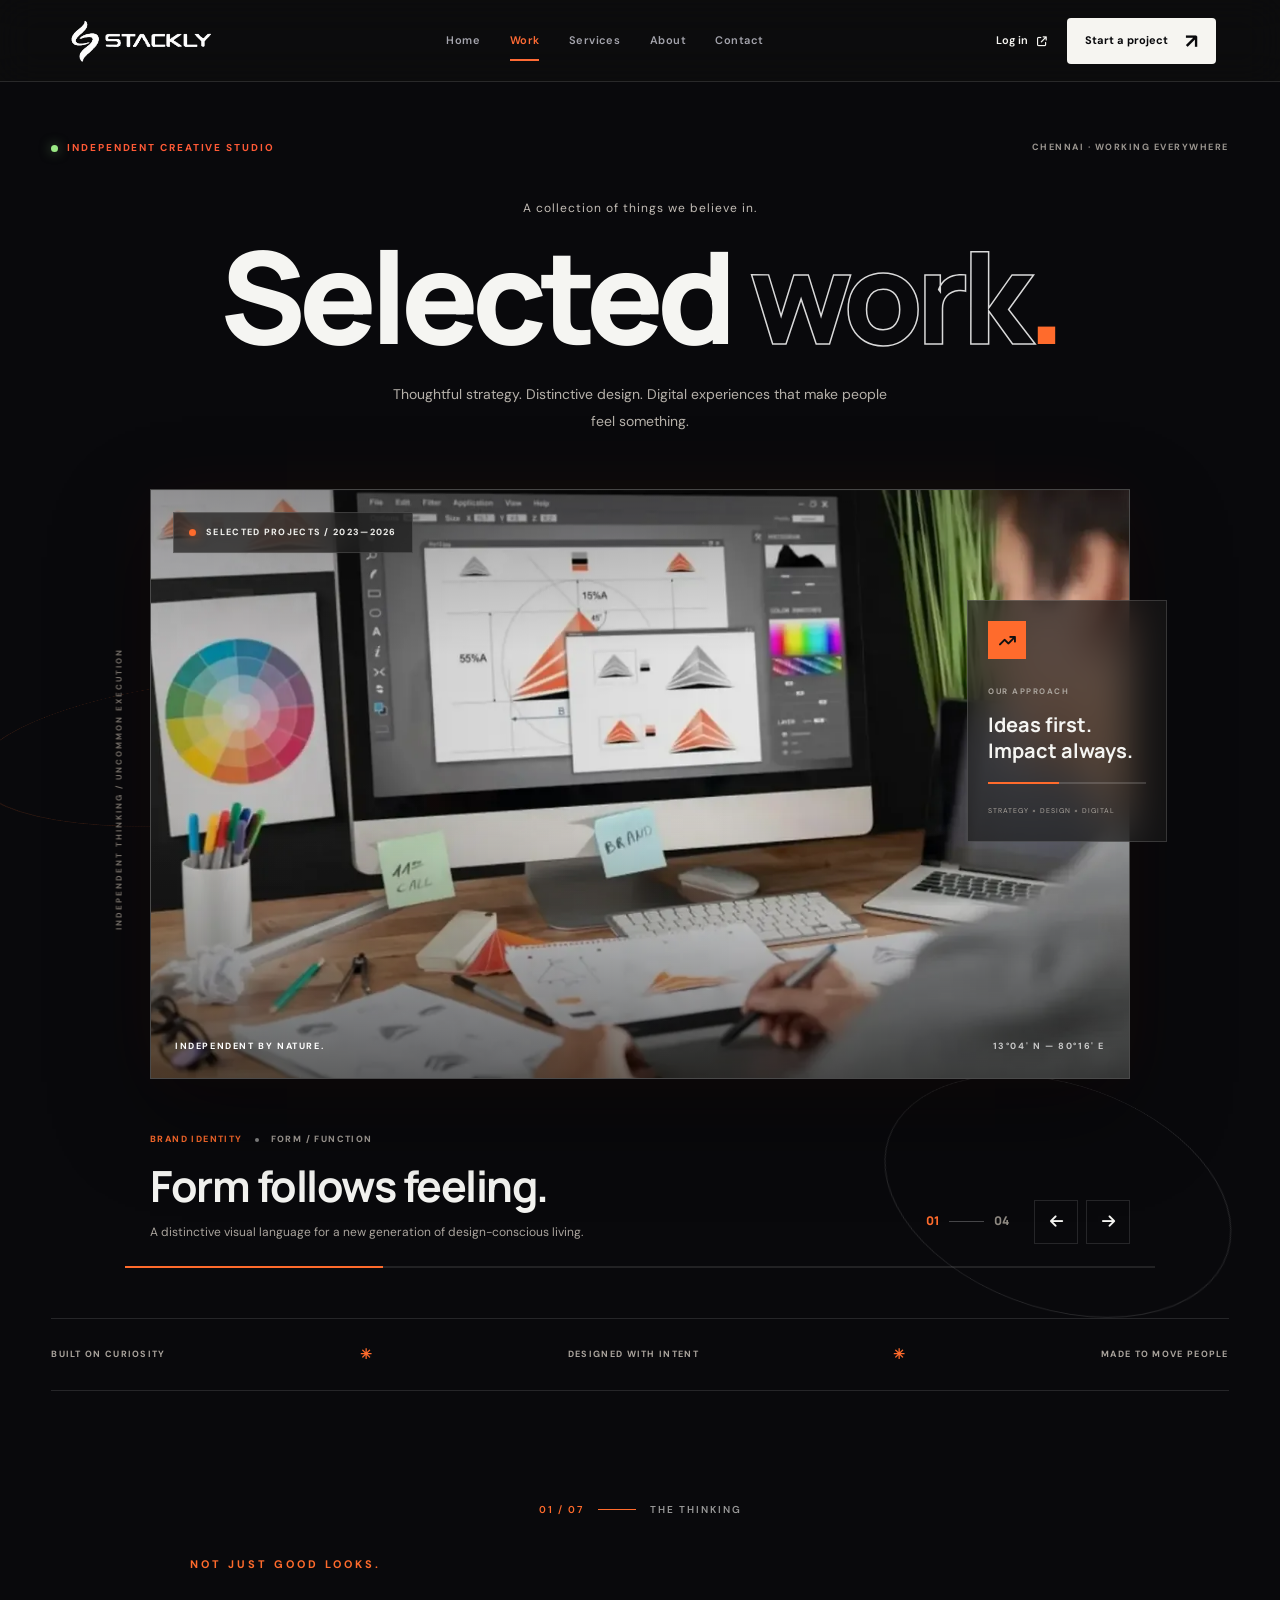
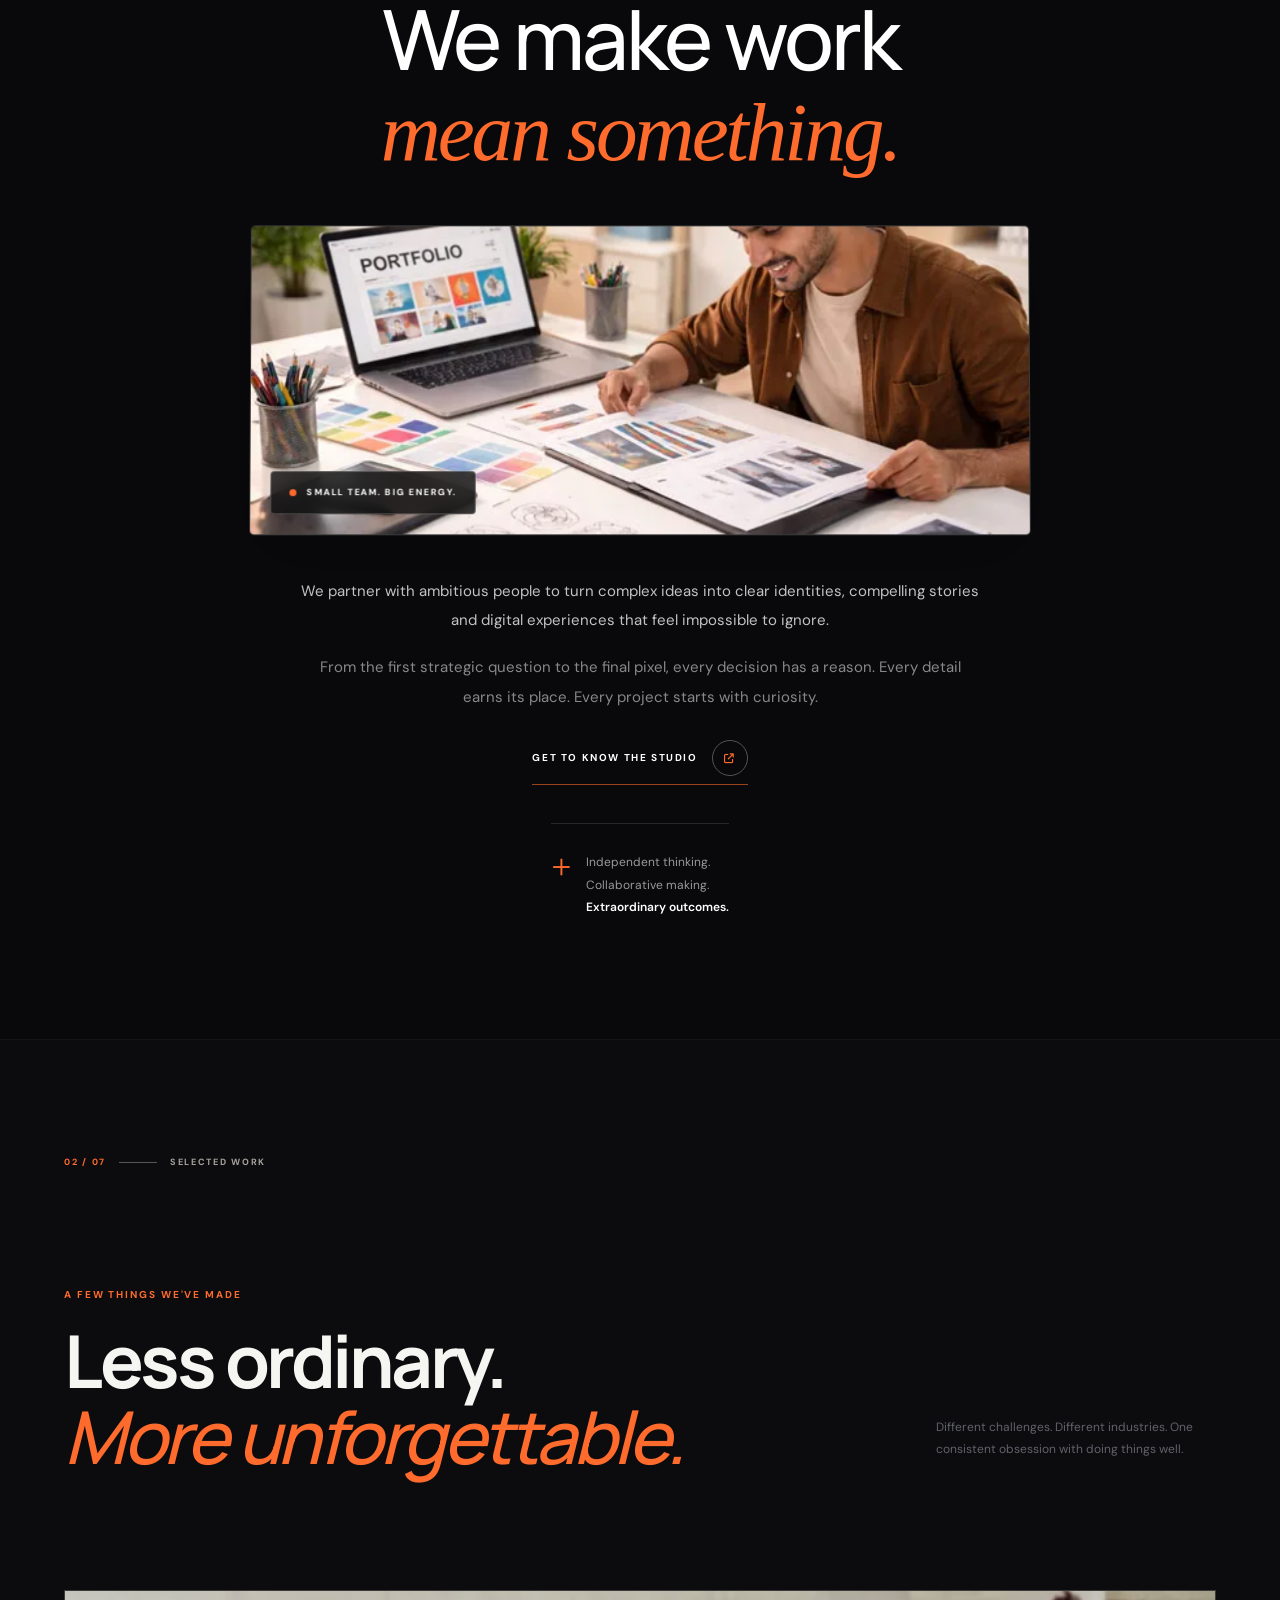
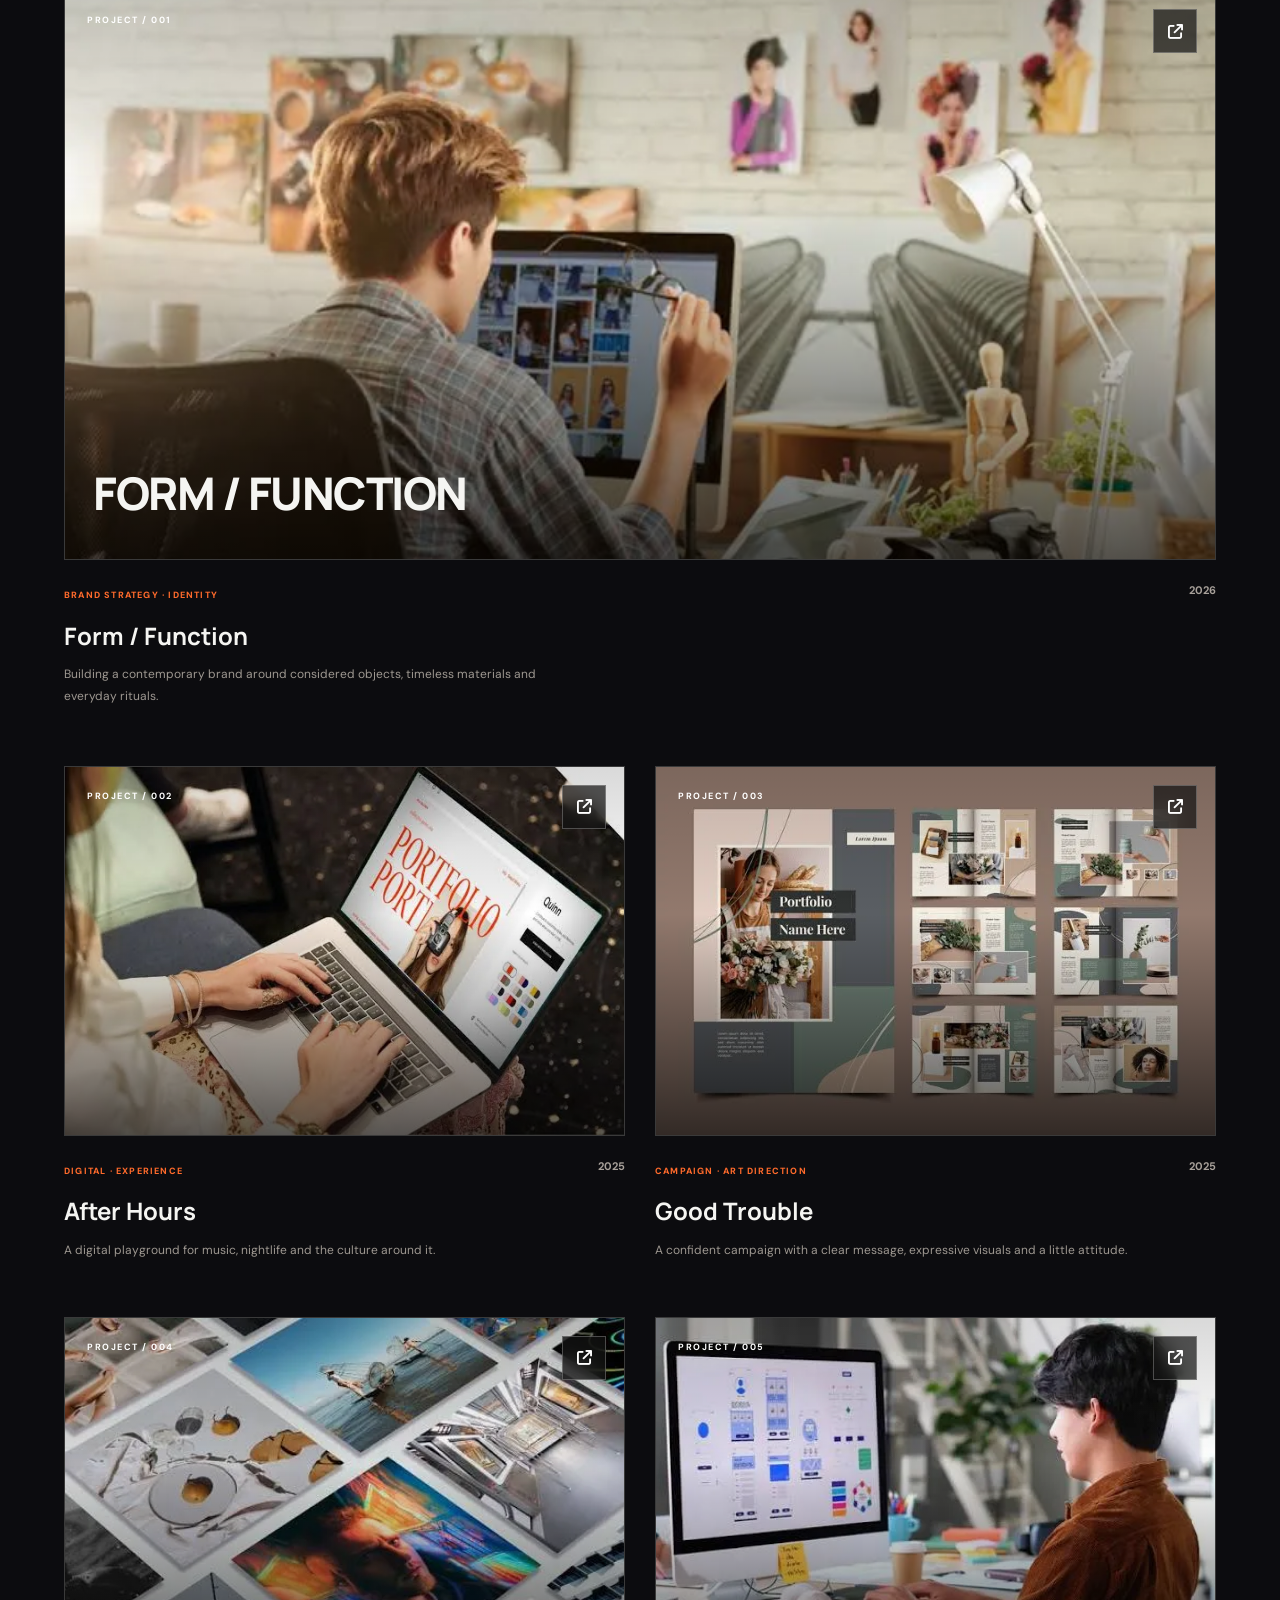
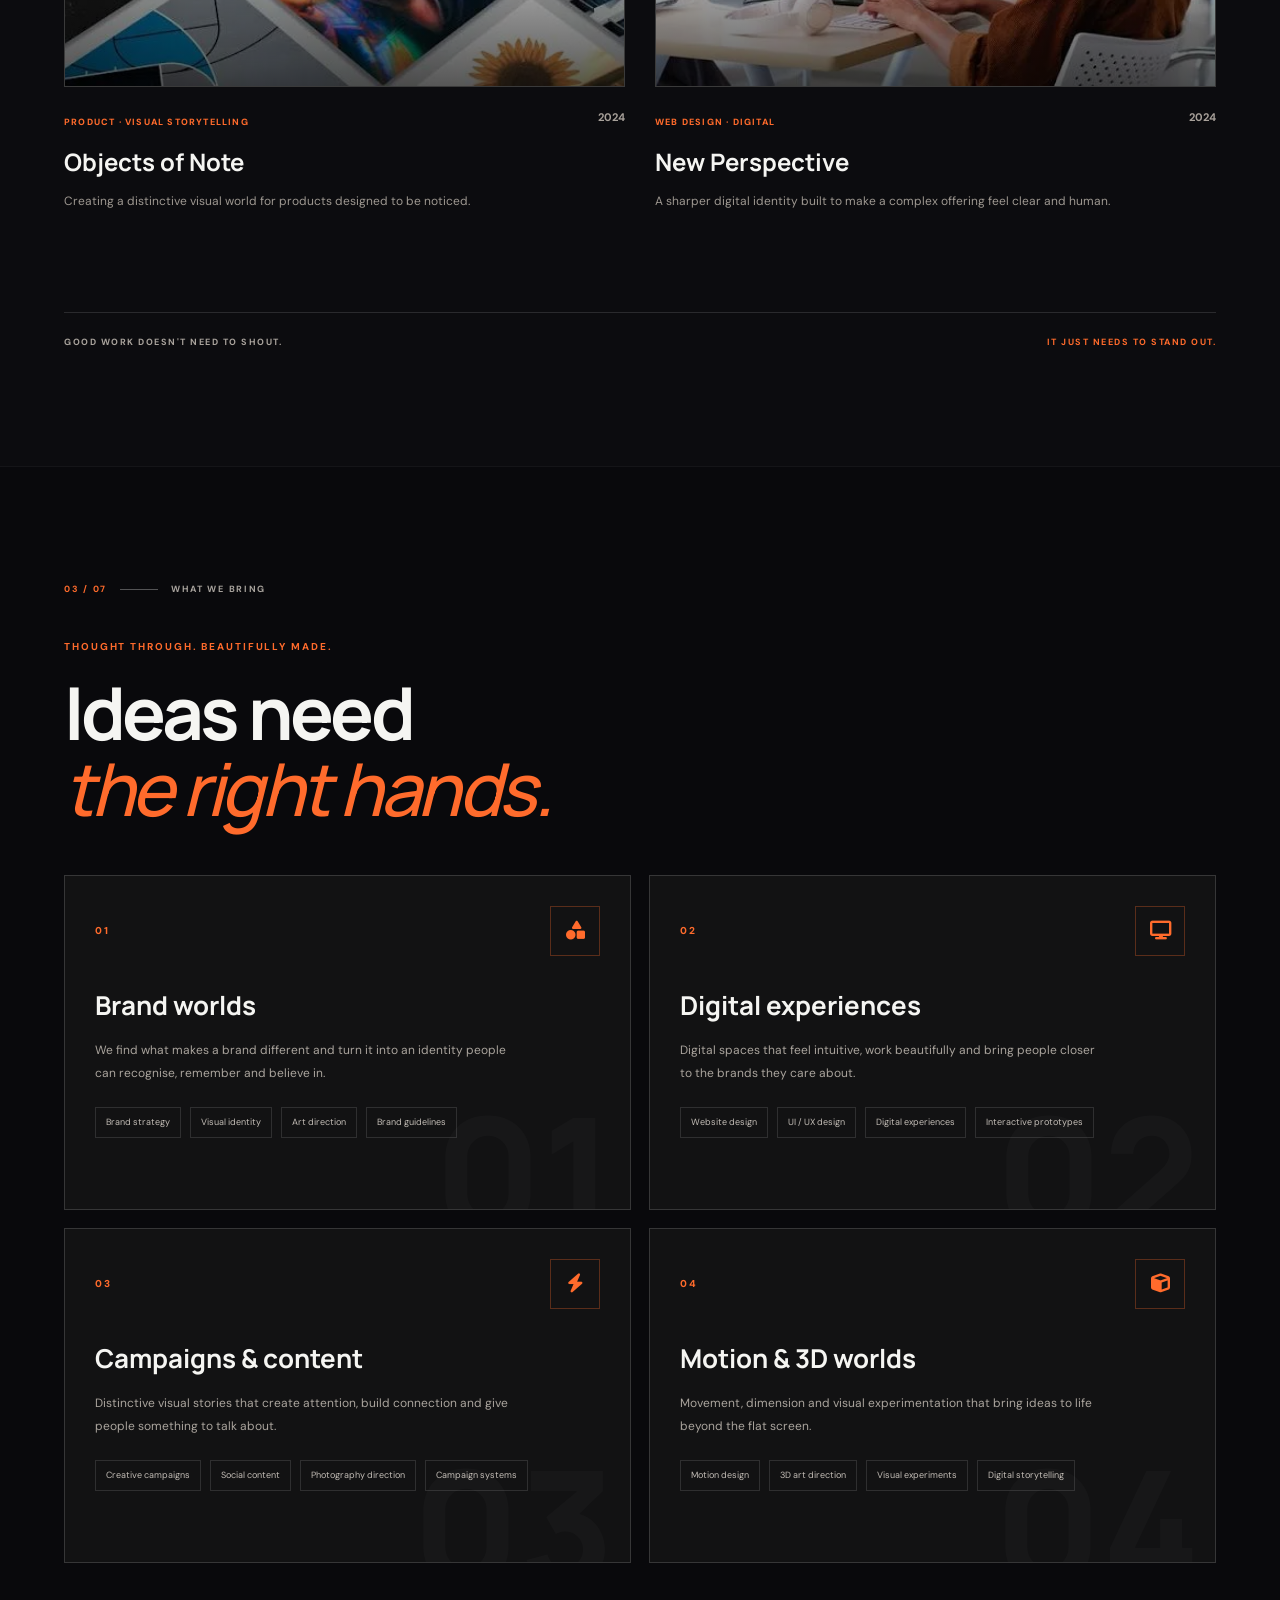
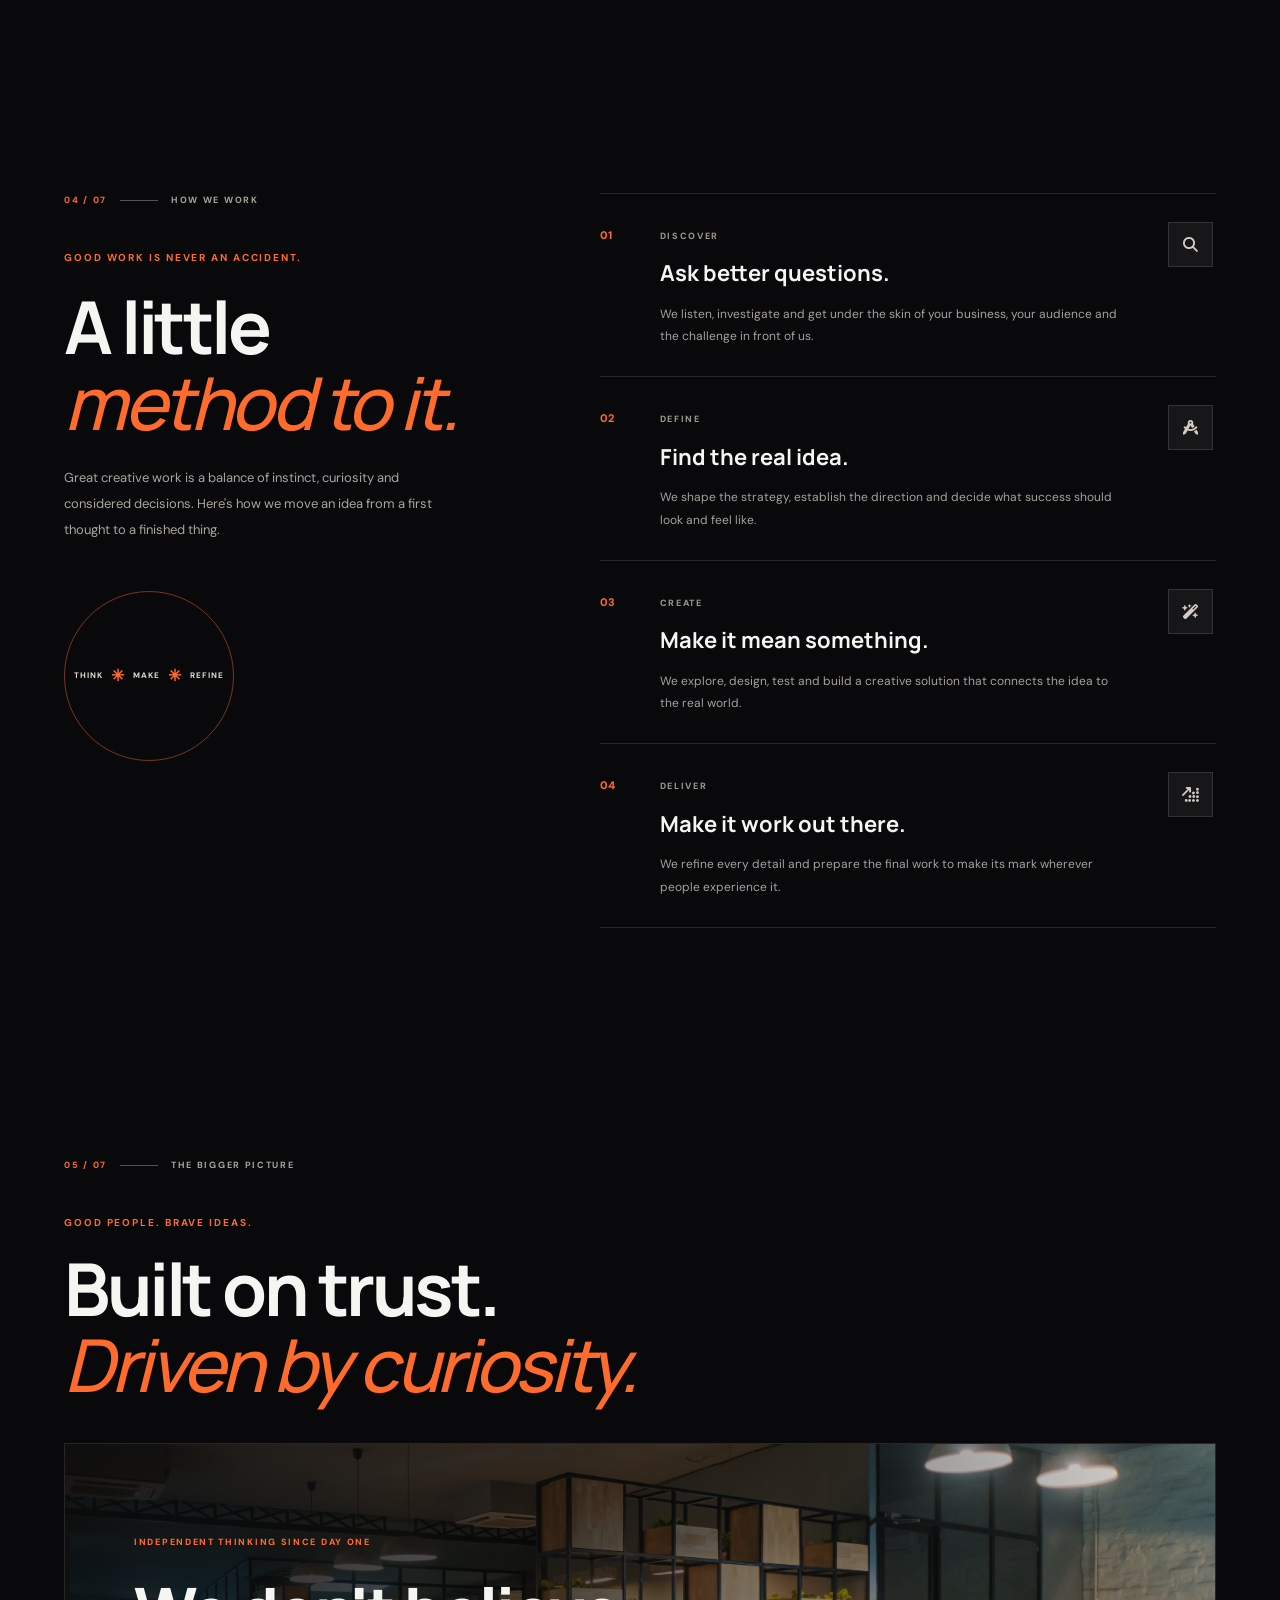
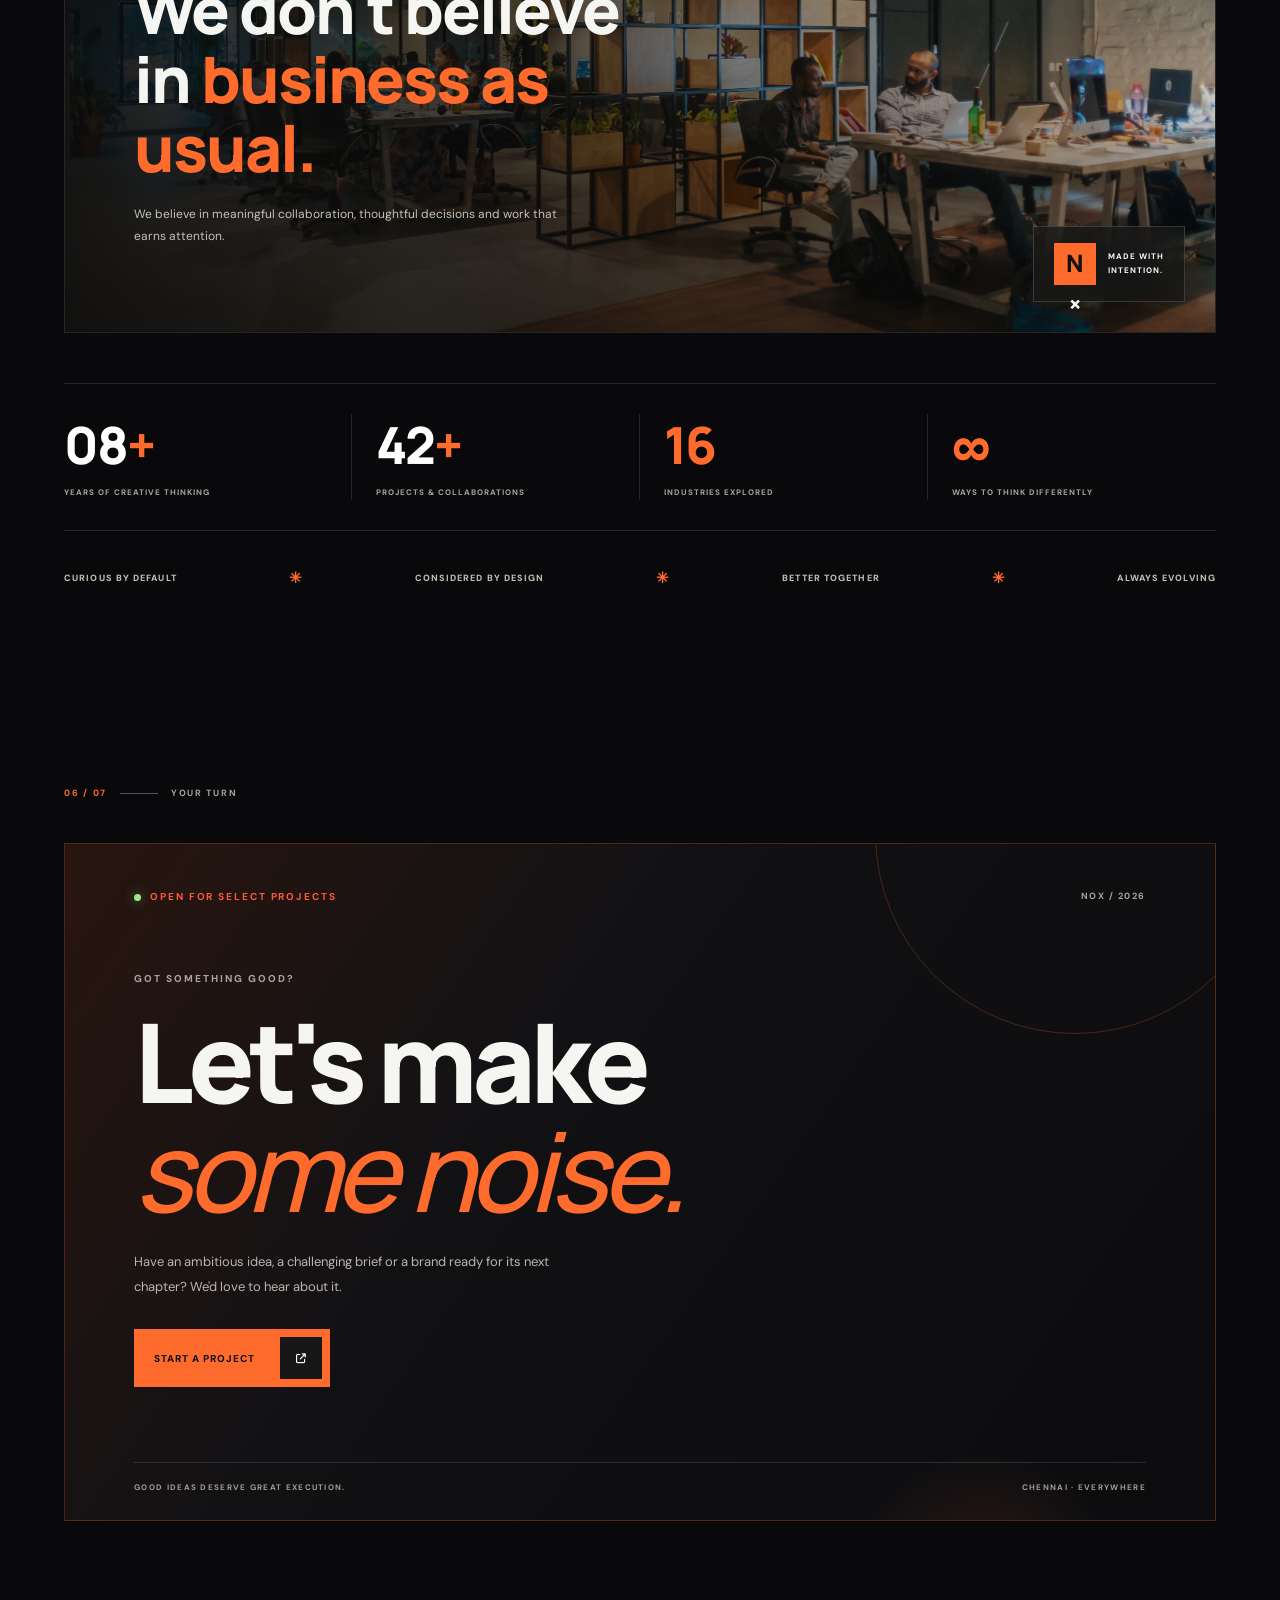
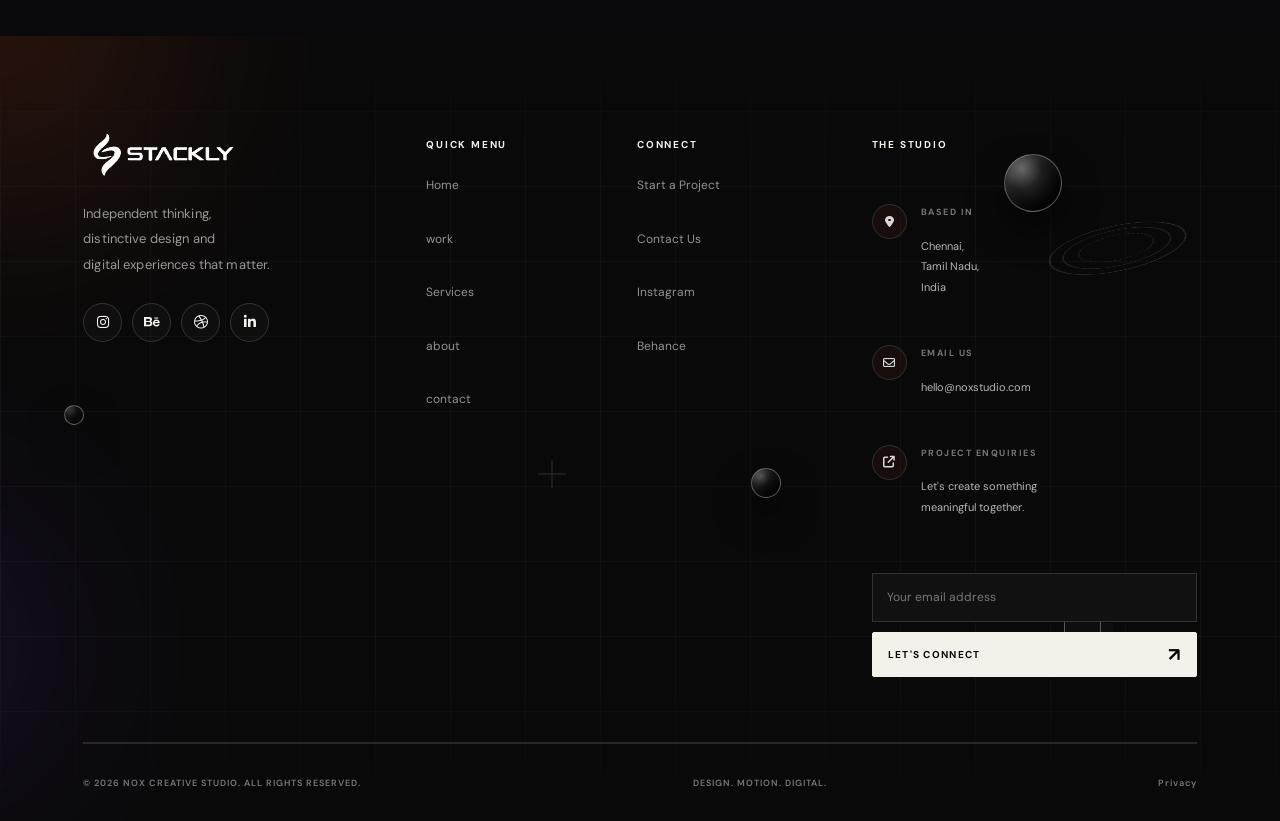
<file: work.html>
<!DOCTYPE html>
<html lang="en">
<head>
    <meta charset="UTF-8">
    <meta name="viewport" content="width=device-width, initial-scale=1.0">

    <title> Work </title>

    <meta name="description"
          content="Explore selected branding, digital experiences, campaigns and creative projects by NOX Creative Studio.">

    <link rel="preconnect" href="https://fonts.googleapis.com">
    <link rel="preconnect" href="https://fonts.gstatic.com" crossorigin>

    <link href="https://fonts.googleapis.com/css2?family=DM+Sans:wght@400;500;600;700&family=Manrope:wght@400;500;600;700;800&display=swap"
          rel="stylesheet">

    <link rel="stylesheet"
          href="https://cdnjs.cloudflare.com/ajax/libs/font-awesome/6.7.2/css/all.min.css">

    <link rel="stylesheet" href="css/work.css">


    <link rel="stylesheet" href="css/style.css">

    <link rel="stylesheet" href="css/responsive.css">


</head>

<body>


  <!-- =====================================
         SCROLL PROGRESS
    ====================================== -->

    <div class="scroll-progress" id="scrollProgress"></div>


    
<!-- =========================================================
     NOX CREATIVE STUDIO — CINEMATIC 3D PRELOADER
     CAMERA → CREATIVE STUDIO → LENS ZOOM → WEBSITE
========================================================= -->

<div class="preloader" id="noxPreloader" aria-label="Loading NOX Creative Studio">

    <!-- BACKGROUND NOISE -->
    <div class="preloader-noise"></div>

    <!-- STUDIO LIGHTING -->
    <div class="studio-light studio-light-left"></div>
    <div class="studio-light studio-light-right"></div>

    <div class="preloader-inner">

        <!-- =============================================
             BRAND
        ============================================== -->

        <div class="preloader-brand" id="preloaderBrand">

            

        </div>


        <!-- =============================================
             3D CINEMATIC STAGE
        ============================================== -->

        <div class="preloader-stage" id="preloaderStage">

            <!-- BACKGROUND GRID -->

            <div class="studio-grid"></div>

            <!-- STUDIO FLOOR -->

            <div class="studio-floor"></div>


            <!-- =========================================
                 LEFT FLOATING CAMERA
            ========================================== -->

            <div class="creative-object camera-object">

                <div class="camera-shadow"></div>

                <div class="camera-body">

                    <div class="camera-top"></div>

                    <div class="camera-viewfinder">
                        <span></span>
                    </div>

                    <div class="camera-flash"></div>

                    <div class="camera-grip"></div>

                    <div class="camera-brand-mark">N</div>

                    <!-- CAMERA LENS -->

                    <div class="camera-lens" id="cameraLens">

                        <div class="lens-outer-ring"></div>

                        <div class="lens-metal-ring"></div>

                        <div class="lens-inner-ring"></div>

                        <div class="lens-glass">

                            <div class="lens-reflection"></div>

                            <div class="lens-aperture">

                                <span></span>
                                <span></span>
                                <span></span>
                                <span></span>
                                <span></span>
                                <span></span>

                            </div>

                            <div class="lens-center"></div>

                        </div>

                    </div>

                </div>

            </div>


            <!-- =========================================
                 RIGHT FLOATING KEYBOARD
            ========================================== -->

            <div class="creative-object keyboard-object">

                <div class="keyboard-body">

                    <div class="keyboard-top-edge"></div>

                    <div class="keyboard-keys">

                        <span></span><span></span><span></span>
                        <span></span><span></span><span></span>
                        <span></span><span></span><span></span>

                        <span></span><span></span><span></span>
                        <span></span><span></span><span></span>
                        <span></span><span></span><span></span>

                        <span></span><span></span><span></span>
                        <span></span><span></span><span></span>
                        <span></span><span></span><span></span>

                        <span class="keyboard-spacebar"></span>

                    </div>

                    <div class="keyboard-light"></div>

                </div>

            </div>


            <!-- =========================================
                 FLOATING HEADPHONES
            ========================================== -->

            <div class="creative-object headphones-object">

                <div class="headphone-band"></div>

                <div class="headphone-left">

                    <div class="headphone-cup">
                        <span></span>
                    </div>

                </div>

                <div class="headphone-right">

                    <div class="headphone-cup">
                        <span></span>
                    </div>

                </div>

                <div class="headphone-glow"></div>

            </div>


            <!-- =========================================
                 FLOATING DESIGN TABLET
            ========================================== -->

            <div class="creative-object tablet-object">

                <div class="tablet-frame">

                    <div class="tablet-camera"></div>

                    <div class="tablet-screen">

                        <div class="tablet-screen-top">

                            <span>NOX STUDIO</span>
                            <span>✦</span>

                        </div>

                        <div class="tablet-design">

                            <div class="design-orb"></div>

                            <div class="design-line design-line-one"></div>

                            <div class="design-line design-line-two"></div>

                            <div class="design-line design-line-three"></div>

                            <div class="design-colors">

                                <span></span>
                                <span></span>
                                <span></span>
                                <span></span>

                            </div>

                        </div>

                    </div>

                </div>

            </div>


            <!-- =========================================
                 FLOATING DESIGN ELEMENTS
            ========================================== -->

            <div class="floating-symbol symbol-one">✳</div>

            <div class="floating-symbol symbol-two">✦</div>

            <div class="floating-symbol symbol-three">+</div>

            <div class="floating-symbol symbol-four">✳</div>


            <!-- =========================================
                 CAMERA SHUTTER FLASH
            ========================================== -->

            <div class="camera-shutter-flash"></div>


            <!-- =========================================
                 CENTER CINEMATIC TEXT
            ========================================== -->

            <div class="preloader-center-copy">

                <span class="preloader-eyebrow">
                    INDEPENDENT DIGITAL CREATORS
                </span>

                <h1>
                    CREATIVE<span>.</span><br>
                    IMAGINE<span>.</span>
                </h1>

                <p>
                    Crafting digital experiences that matter.
                </p>

            </div>


            <!-- =========================================
                 LENS ZOOM TRANSITION
            ========================================== -->

            <div class="lens-transition" id="lensTransition">

                <div class="transition-lens-ring"></div>

                <div class="transition-lens-glass">

                    <div class="transition-aperture"></div>

                </div>

            </div>


        </div>


        <!-- =============================================
             BOTTOM LOADER STATUS
        ============================================== -->

        <div class="loader-status">

            <div class="loader-status-top">

                <span id="preloaderMessage">
                    INITIALIZING CREATIVE STUDIO
                </span>

                <strong>
                    <span id="preloaderPercentage">0</span>%
                </strong>

            </div>

            <div class="loader-progress-track">

                <div
                    class="loader-progress-bar"
                    id="preloaderProgress">
                </div>

            </div>

            <div class="loader-status-bottom">

                <span>DESIGN</span>
                <span>DEVELOPMENT</span>
                <span>DIGITAL EXPERIENCE</span>

            </div>

        </div>


    </div>

</div>





    <!-- =====================================
         MAIN HEADER
    ====================================== -->

    <header class="site-header" id="siteHeader">


        <!-- LOGO -->

        <a href="index.html" class="brand" aria-label="NOX Creative Home">
    <img src="assets/logo.webp" alt="NOX Creative Studio Logo">
</a>



        <!-- DESKTOP NAVIGATION -->

        <nav class="desktop-nav"
             aria-label="Main navigation">

            <a href="index.html">Home</a>
            <a href="work.html" class="active" aria-current="page">Work</a>
            <a href="services.html">Services</a>
            <a href="about.html">About</a>
            <a href="contact.html">Contact</a>

        </nav>



        <!-- HEADER ACTIONS -->

        <div class="header-actions">

            <button class="text-login login-trigger"
                    type="button">

                Log in

                <i class="fa-solid fa-arrow-up-right-from-square"></i>

            </button>


            <button class="button button-light header-cta login-trigger"
                    type="button">

                Start a project

                <span>↗</span>

            </button>

        </div>



        <!-- MOBILE MENU -->

        <button class="menu-toggle"
                id="menuToggle"
                type="button"
                aria-label="Open navigation"
                aria-expanded="false">

            <span></span>

            <span></span>

        </button>

    </header>



    <!-- =====================================
         MOBILE DRAWER
    ====================================== -->

    <div class="mobile-overlay" id="mobileOverlay"></div>


    <aside class="mobile-drawer" id="mobileDrawer">

        <div class="drawer-top">

            <a href="index.html" class="brand">

                <span class="brand-mark">

                    N<span>×</span>

                </span>

                <span class="brand-copy">

                    NOX

                    <small>CREATIVE STUDIO</small>

                </span>

            </a>


            <button class="drawer-close"
                    id="drawerClose"
                    type="button"
                    aria-label="Close navigation">

                <i class="fa-solid fa-xmark"></i>

            </button>

        </div>


        <p class="drawer-label">MENU / 2026</p>


        <nav>
            <a href="index.html">
                Home <span>01</span>
            </a>
            <a href="work.html" class="active" aria-current="page">
                Work <span>02</span>
            </a>
            <a href="services.html">
                Services <span>03</span>
            </a>
            <a href="about.html">
                About <span>04</span>
            </a>
            <a href="contact.html">
                Contact <span>05</span>
            </a>
        </nav>


        <button class="button button-orange login-trigger drawer-project"
                type="button">

            Start a project

            <span>↗</span>

        </button>


        <p class="drawer-note">

            Good ideas deserve

            <br>

            great execution.

        </p>

    </aside>




<main>


<!-- =========================================
     SECTION 01 — HERO / 4 IMAGE SLIDER
========================================= -->

<section class="work-hero" id="home">

    <div class="hero-inner">

        <div class="hero-topline reveal">

            <span class="eyebrow">
                <span class="status-dot"></span>
                INDEPENDENT CREATIVE STUDIO
            </span>

            <span class="hero-location">
                CHENNAI · WORKING EVERYWHERE
            </span>

        </div>


        <div class="hero-heading reveal">

            <p class="hero-kicker">A collection of things we believe in.</p>

            <h1>
                Selected
                <span class="outline-text">work<span class="orange-dot">.</span></span>
            </h1>

            <p class="hero-intro">
                Thoughtful strategy. Distinctive design.
                Digital experiences that make people feel something.
            </p>

        </div>


        <!-- CENTRAL IMAGE SLIDER -->

        <div class="hero-showcase" id="heroShowcase">

            <div class="showcase-orbit orbit-one"></div>
            <div class="showcase-orbit orbit-two"></div>


            <!-- IMAGE STAGE -->

            <div class="showcase-stage">

                <div class="showcase-image-wrap">

                    <article class="showcase-slide is-active"
                             data-title="Form follows feeling."
                             data-category="BRAND IDENTITY"
                             data-description="A distinctive visual language for a new generation of design-conscious living."
                             data-number="01"
                             data-client="FORM / FUNCTION">

                        <img src="assets/w1.webp"
                             alt="Form and Function brand identity project"
                             class="showcase-image"
                             fetchpriority="high">

                    </article>


                    <article class="showcase-slide"
                             data-title="After hours. Always on."
                             data-category="DIGITAL EXPERIENCE"
                             data-description="A vibrant digital destination built around music, culture and the people who shape it."
                             data-number="02"
                             data-client="AFTER HOURS">

                        <img src="assets/w2.webp"
                             alt="After Hours digital experience project"
                             class="showcase-image"
                             loading="lazy">

                    </article>


                    <article class="showcase-slide"
                             data-title="Make some good trouble."
                             data-category="CAMPAIGN & CONTENT"
                             data-description="An expressive campaign turning a bold point of view into a memorable visual story."
                             data-number="03"
                             data-client="GOOD TROUBLE">

                        <img src="assets/w3.webp"
                             alt="Good Trouble creative campaign"
                             class="showcase-image"
                             loading="lazy">

                    </article>


                    <article class="showcase-slide"
                             data-title="Objects with a point of view."
                             data-category="ART DIRECTION"
                             data-description="A considered product universe where material, composition and storytelling meet."
                             data-number="04"
                             data-client="OBJECTS OF NOTE">

                        <img src="assets/w4.webp"
                             alt="Objects of Note product art direction"
                             class="showcase-image"
                             loading="lazy">

                    </article>


                    <!-- Image overlay -->

                    <div class="image-shade"></div>


                    <!-- Glass label -->

                    <div class="image-top-label glass-panel">

                        <span class="label-pulse"></span>
                        SELECTED PROJECTS / 2023—2026

                    </div>


                    <div class="image-bottom-label">

                        <span>INDEPENDENT BY NATURE.</span>

                        <span class="image-coordinate">13°04' N — 80°16' E</span>

                    </div>

                </div>


                <!-- Floating glass card -->

                <div class="floating-glass-card glass-panel">

                    <div class="glass-card-icon">
                        <i class="fa-solid fa-arrow-trend-up"></i>
                    </div>

                    <span>OUR APPROACH</span>

                    <strong>Ideas first.<br>Impact always.</strong>

                    <div class="glass-card-line">
                        <span></span>
                    </div>

                    <small>STRATEGY × DESIGN × DIGITAL</small>

                </div>


                <!-- Side vertical text -->

                <div class="showcase-side-note">
                    INDEPENDENT THINKING / UNCOMMON EXECUTION
                </div>

            </div>


            <!-- DYNAMIC CONTENT -->

            <div class="showcase-caption">

                <div class="showcase-caption-main">

                    <div class="caption-meta">

                        <span id="slideCategory">BRAND IDENTITY</span>

                        <span class="meta-separator"></span>

                        <span id="slideClient">FORM / FUNCTION</span>

                    </div>


                    <h2 id="slideTitle" aria-live="polite">
                        Form follows feeling.
                    </h2>


                    <p id="slideDescription">
                        A distinctive visual language for a new generation
                        of design-conscious living.
                    </p>

                </div>


                <div class="showcase-controls">

                    <div class="slide-counter">

                        <span id="slideCurrent">01</span>

                        <span class="counter-line"></span>

                        <span id="slideTotal">04</span>

                    </div>


                    <div class="slide-buttons">

                        <button class="slide-btn"
                                id="slidePrev"
                                aria-label="Previous project">

                            <i class="fa-solid fa-arrow-left"></i>

                        </button>

                        <button class="slide-btn slide-next"
                                id="slideNext"
                                aria-label="Next project">

                            <i class="fa-solid fa-arrow-right"></i>

                        </button>

                    </div>

                </div>

            </div>


            <!-- Slider progress -->

            <div class="slider-progress">
                <span id="sliderProgressBar"></span>
            </div>

        </div>


        <div class="hero-footer reveal">

            <span>BUILT ON CURIOSITY</span>

            <span class="hero-footer-symbol">✳</span>

            <span>DESIGNED WITH INTENT</span>

            <span class="hero-footer-symbol">✳</span>

            <span>MADE TO MOVE PEOPLE</span>

        </div>

    </div>

</section>



<!-- =========================================
     SECTION 02 — STUDIO INTRO
========================================= -->

<section class="work-intro section-pad" id="studioIntro">

    <div class="section-shell intro-grid">

        <!-- SECTION MARKER -->
        <div class="section-marker reveal">
            <span class="marker-number">01 / 07</span>
            <span class="marker-line"></span>
            <span>THE THINKING</span>
        </div>

        <!-- CENTER CONTENT -->
        <div class="intro-main reveal">

            <p class="eyebrow orange-text">
                NOT JUST GOOD LOOKS.
            </p>

            <h2>
                We make work<br>
                <span class="serif-italic">mean something.</span>
            </h2>

        </div>

        <!-- CENTER IMAGE -->
        <div class="intro-side reveal">

            <div class="intro-image-frame">

                <img
                    src="assets/w5.webp"
                    alt="NOX creative team working together"
                    loading="lazy"
                >

                <div class="intro-image-tag glass-panel">
                    <span class="tag-dot"></span>
                    SMALL TEAM. BIG ENERGY.
                </div>

            </div>

        </div>

        <!-- CONTENT BELOW IMAGE -->
        <div class="intro-bottom reveal">

            <p class="intro-description">
                We partner with ambitious people to turn complex ideas into
                clear identities, compelling stories and digital experiences
                that feel impossible to ignore.
            </p>

            <p class="intro-description intro-description-secondary">
                From the first strategic question to the final pixel,
                every decision has a reason. Every detail earns its place.
                Every project starts with curiosity.
            </p>

            <a href="404.html" class="text-link">
                GET TO KNOW THE STUDIO
                <span>
                    <i class="fa-solid fa-arrow-up-right-from-square"></i>
                </span>
            </a>

            <div class="intro-side-note">
                <span class="big-plus">+</span>

                <p>
                    Independent thinking.<br>
                    Collaborative making.<br>
                    <strong>Extraordinary outcomes.</strong>
                </p>
            </div>

        </div>

    </div>

</section>




<!-- =========================================
     SECTION 03 — SELECTED PROJECTS
========================================= -->

<section class="projects-section section-pad" id="projects">

    <div class="section-shell">

        <div class="section-marker reveal">

            <span class="marker-number">02 / 07</span>

            <span class="marker-line"></span>

            <span>SELECTED WORK</span>

        </div>


        <div class="section-heading-row reveal">

            <div>

                <p class="eyebrow orange-text">A FEW THINGS WE'VE MADE</p>

                <h2 class="section-heading">
                    Less ordinary.<br>
                    <span class="serif-italic">More unforgettable.</span>
                </h2>

            </div>

            <p class="section-side-copy">
                Different challenges. Different industries.
                One consistent obsession with doing things well.
            </p>

        </div>


        <!-- Project 01 -->

        <article class="project-feature reveal">

            <a href="404.html" class="project-visual project-visual-large">

                <img src="assets/w6.webp"
                     alt="Form Function visual identity"
                     loading="lazy">

                <span class="project-overlay"></span>

                <span class="project-visual-index">PROJECT / 001</span>

                <span class="project-open">
                    <i class="fa-solid fa-arrow-up-right-from-square"></i>
                </span>

                <span class="project-visual-title">FORM / FUNCTION</span>

            </a>


            <div class="project-details">

                <div>

                    <span class="project-type">BRAND STRATEGY · IDENTITY</span>

                    <h3>Form / Function</h3>

                    <p>
                        Building a contemporary brand around considered
                        objects, timeless materials and everyday rituals.
                    </p>

                </div>

                <span class="project-year">2026</span>

            </div>

        </article>



        <!-- Project grid -->

        <div class="project-grid">


            <article class="project-card reveal">

                <a href="404.html" class="project-visual">

                    <img src="assets/w7.webp"
                         alt="After Hours digital platform"
                         loading="lazy">

                    <span class="project-overlay"></span>

                    <span class="project-visual-index">PROJECT / 002</span>

                    <span class="project-open">
                        <i class="fa-solid fa-arrow-up-right-from-square"></i>
                    </span>

                </a>


                <div class="project-details">

                    <div>

                        <span class="project-type">DIGITAL · EXPERIENCE</span>

                        <h3>After Hours</h3>

                        <p>
                            A digital playground for music, nightlife
                            and the culture around it.
                        </p>

                    </div>

                    <span class="project-year">2025</span>

                </div>

            </article>



            <article class="project-card project-card-offset reveal">

                <a href="404.html" class="project-visual">

                    <img src="assets/w8.webp"
                         alt="Good Trouble campaign creative"
                         loading="lazy">

                    <span class="project-overlay"></span>

                    <span class="project-visual-index">PROJECT / 003</span>

                    <span class="project-open">
                        <i class="fa-solid fa-arrow-up-right-from-square"></i>
                    </span>

                </a>


                <div class="project-details">

                    <div>

                        <span class="project-type">CAMPAIGN · ART DIRECTION</span>

                        <h3>Good Trouble</h3>

                        <p>
                            A confident campaign with a clear message,
                            expressive visuals and a little attitude.
                        </p>

                    </div>

                    <span class="project-year">2025</span>

                </div>

            </article>



            <article class="project-card reveal">

                <a href="404.html" class="project-visual">

                    <img src="assets/w9.webp"
                         alt="Objects of Note product styling"
                         loading="lazy">

                    <span class="project-overlay"></span>

                    <span class="project-visual-index">PROJECT / 004</span>

                    <span class="project-open">
                        <i class="fa-solid fa-arrow-up-right-from-square"></i>
                    </span>

                </a>


                <div class="project-details">

                    <div>

                        <span class="project-type">PRODUCT · VISUAL STORYTELLING</span>

                        <h3>Objects of Note</h3>

                        <p>
                            Creating a distinctive visual world
                            for products designed to be noticed.
                        </p>

                    </div>

                    <span class="project-year">2024</span>

                </div>

            </article>



            <article class="project-card project-card-offset reveal">

                <a href="404.html" class="project-visual">

                    <img src="assets/w10.webp"
                         alt="Digital brand experience concept"
                         loading="lazy">

                    <span class="project-overlay"></span>

                    <span class="project-visual-index">PROJECT / 005</span>

                    <span class="project-open">
                        <i class="fa-solid fa-arrow-up-right-from-square"></i>
                    </span>

                </a>


                <div class="project-details">

                    <div>

                        <span class="project-type">WEB DESIGN · DIGITAL</span>

                        <h3>New Perspective</h3>

                        <p>
                            A sharper digital identity built to make
                            a complex offering feel clear and human.
                        </p>

                    </div>

                    <span class="project-year">2024</span>

                </div>

            </article>

        </div>


        <div class="projects-bottom reveal">

            <span>GOOD WORK DOESN'T NEED TO SHOUT.</span>

            <span>IT JUST NEEDS TO STAND OUT.</span>

        </div>

    </div>

</section>



<!-- =========================================
     SECTION 04 — CAPABILITIES
========================================= -->

<section class="capabilities-section section-pad" id="capabilities">

    <div class="section-shell">

        <div class="section-marker reveal">

            <span class="marker-number">03 / 07</span>

            <span class="marker-line"></span>

            <span>WHAT WE BRING</span>

        </div>


        <div class="capabilities-heading reveal">

            <p class="eyebrow orange-text">THOUGHT THROUGH. BEAUTIFULLY MADE.</p>

            <h2 class="section-heading">
                Ideas need<br>
                <span class="serif-italic">the right hands.</span>
            </h2>

        </div>


        <div class="capabilities-grid">


            <article class="capability-card glass-panel reveal">

                <div class="capability-top">

                    <span class="capability-number">01</span>

                    <span class="capability-icon">
                        <i class="fa-solid fa-shapes"></i>
                    </span>

                </div>

                <h3>Brand worlds</h3>

                <p>
                    We find what makes a brand different and turn it
                    into an identity people can recognise, remember
                    and believe in.
                </p>

                <ul>
                    <li>Brand strategy</li>
                    <li>Visual identity</li>
                    <li>Art direction</li>
                    <li>Brand guidelines</li>
                </ul>

                <span class="capability-watermark">01</span>

            </article>



            <article class="capability-card glass-panel reveal">

                <div class="capability-top">

                    <span class="capability-number">02</span>

                    <span class="capability-icon">
                        <i class="fa-solid fa-display"></i>
                    </span>

                </div>

                <h3>Digital experiences</h3>

                <p>
                    Digital spaces that feel intuitive, work beautifully
                    and bring people closer to the brands they care about.
                </p>

                <ul>
                    <li>Website design</li>
                    <li>UI / UX design</li>
                    <li>Digital experiences</li>
                    <li>Interactive prototypes</li>
                </ul>

                <span class="capability-watermark">02</span>

            </article>



            <article class="capability-card glass-panel reveal">

                <div class="capability-top">

                    <span class="capability-number">03</span>

                    <span class="capability-icon">
                        <i class="fa-solid fa-bolt"></i>
                    </span>

                </div>

                <h3>Campaigns & content</h3>

                <p>
                    Distinctive visual stories that create attention,
                    build connection and give people something to talk about.
                </p>

                <ul>
                    <li>Creative campaigns</li>
                    <li>Social content</li>
                    <li>Photography direction</li>
                    <li>Campaign systems</li>
                </ul>

                <span class="capability-watermark">03</span>

            </article>



            <article class="capability-card glass-panel reveal">

                <div class="capability-top">

                    <span class="capability-number">04</span>

                    <span class="capability-icon">
                        <i class="fa-solid fa-cube"></i>
                    </span>

                </div>

                <h3>Motion & 3D worlds</h3>

                <p>
                    Movement, dimension and visual experimentation
                    that bring ideas to life beyond the flat screen.
                </p>

                <ul>
                    <li>Motion design</li>
                    <li>3D art direction</li>
                    <li>Visual experiments</li>
                    <li>Digital storytelling</li>
                </ul>

                <span class="capability-watermark">04</span>

            </article>


        </div>

    </div>

</section>



<!-- =========================================
     SECTION 05 — CREATIVE PROCESS
========================================= -->

<section class="process-section section-pad" id="process">

    <div class="section-shell process-layout">

        <div class="process-intro reveal">

            <div class="section-marker">

                <span class="marker-number">04 / 07</span>

                <span class="marker-line"></span>

                <span>HOW WE WORK</span>

            </div>


            <p class="eyebrow orange-text">GOOD WORK IS NEVER AN ACCIDENT.</p>

            <h2 class="section-heading">
                A little<br>
                <span class="serif-italic">method to it.</span>
            </h2>

            <p class="process-description">
                Great creative work is a balance of instinct,
                curiosity and considered decisions. Here's how
                we move an idea from a first thought to a finished thing.
            </p>


            <div class="process-stamp">

                <div class="stamp-inner">

                    <span>THINK</span>
                    <span class="stamp-star">✳</span>
                    <span>MAKE</span>
                    <span class="stamp-star">✳</span>
                    <span>REFINE</span>

                </div>

            </div>

        </div>



        <div class="process-list">


            <article class="process-item reveal">

                <span class="process-index">01</span>

                <div class="process-copy">

                    <span class="process-label">DISCOVER</span>

                    <h3>Ask better questions.</h3>

                    <p>
                        We listen, investigate and get under the skin
                        of your business, your audience and the challenge
                        in front of us.
                    </p>

                </div>

                <span class="process-symbol">
                    <i class="fa-solid fa-magnifying-glass"></i>
                </span>

            </article>



            <article class="process-item reveal">

                <span class="process-index">02</span>

                <div class="process-copy">

                    <span class="process-label">DEFINE</span>

                    <h3>Find the real idea.</h3>

                    <p>
                        We shape the strategy, establish the direction
                        and decide what success should look and feel like.
                    </p>

                </div>

                <span class="process-symbol">
                    <i class="fa-solid fa-compass-drafting"></i>
                </span>

            </article>



            <article class="process-item reveal">

                <span class="process-index">03</span>

                <div class="process-copy">

                    <span class="process-label">CREATE</span>

                    <h3>Make it mean something.</h3>

                    <p>
                        We explore, design, test and build a creative
                        solution that connects the idea to the real world.
                    </p>

                </div>

                <span class="process-symbol">
                    <i class="fa-solid fa-wand-magic-sparkles"></i>
                </span>

            </article>



            <article class="process-item reveal">

                <span class="process-index">04</span>

                <div class="process-copy">

                    <span class="process-label">DELIVER</span>

                    <h3>Make it work out there.</h3>

                    <p>
                        We refine every detail and prepare the final
                        work to make its mark wherever people experience it.
                    </p>

                </div>

                <span class="process-symbol">
                    <i class="fa-solid fa-arrow-up-right-dots"></i>
                </span>

            </article>


        </div>

    </div>

</section>



<!-- =========================================
     SECTION 06 — IMPACT & STUDIO VALUES
========================================= -->

<section class="impact-section section-pad" id="impact">

    <div class="section-shell">

        <div class="section-marker reveal">

            <span class="marker-number">05 / 07</span>

            <span class="marker-line"></span>

            <span>THE BIGGER PICTURE</span>

        </div>


        <div class="impact-heading reveal">

            <p class="eyebrow orange-text">GOOD PEOPLE. BRAVE IDEAS.</p>

            <h2 class="section-heading">
                Built on trust.<br>
                <span class="serif-italic">Driven by curiosity.</span>
            </h2>

        </div>


        <div class="impact-banner">

            <img src="assets/w11.webp"
                 alt="Creative studio workspace and design process"
                 loading="lazy">

            <div class="impact-banner-overlay"></div>

            <div class="impact-banner-copy">

                <span>INDEPENDENT THINKING SINCE DAY ONE</span>

                <h3>
                    We don't believe<br>
                    in <span>business as usual.</span>
                </h3>

                <p>
                    We believe in meaningful collaboration,
                    thoughtful decisions and work that earns attention.
                </p>

            </div>

            <div class="impact-banner-badge glass-panel">

                <span class="badge-symbol">N<span>×</span></span>

                <span>MADE WITH<br>INTENTION.</span>

            </div>

        </div>



        <div class="impact-stats">


            <div class="impact-stat reveal">

                <span class="stat-number">
                    <span data-count="8">0</span><span>+</span>
                </span>

                <span class="stat-label">YEARS OF CREATIVE THINKING</span>

            </div>


            <div class="impact-stat reveal">

                <span class="stat-number">
                    <span data-count="42">0</span><span>+</span>
                </span>

                <span class="stat-label">PROJECTS & COLLABORATIONS</span>

            </div>


            <div class="impact-stat reveal">

                <span class="stat-number">
                    <span data-count="16">0</span>
                </span>

                <span class="stat-label">INDUSTRIES EXPLORED</span>

            </div>


            <div class="impact-stat reveal">

                <span class="stat-number stat-infinity">∞</span>

                <span class="stat-label">WAYS TO THINK DIFFERENTLY</span>

            </div>


        </div>



        <div class="values-strip reveal">

            <span>CURIOUS BY DEFAULT</span>

            <span class="value-symbol">✳</span>

            <span>CONSIDERED BY DESIGN</span>

            <span class="value-symbol">✳</span>

            <span>BETTER TOGETHER</span>

            <span class="value-symbol">✳</span>

            <span>ALWAYS EVOLVING</span>

        </div>

    </div>

</section>



<!-- =========================================
     SECTION 07 — PROJECT CTA
========================================= -->

<section class="work-cta-section section-pad" id="contact">

    <div class="section-shell">

        <div class="section-marker reveal">

            <span class="marker-number">06 / 07</span>

            <span class="marker-line"></span>

            <span>YOUR TURN</span>

        </div>


        <div class="cta-card reveal">

            <div class="cta-orb cta-orb-one"></div>
            <div class="cta-orb cta-orb-two"></div>


            <div class="cta-topline">

                <span class="eyebrow">
                    <span class="status-dot"></span>
                    OPEN FOR SELECT PROJECTS
                </span>

                <span class="cta-year">NOX / 2026</span>

            </div>


            <div class="cta-content">

                <p class="cta-preheading">GOT SOMETHING GOOD?</p>

                <h2>
                    Let's make<br>
                    <span class="serif-italic">some noise.</span>
                </h2>

                <p class="cta-description">
                    Have an ambitious idea, a challenging brief
                    or a brand ready for its next chapter?
                    We'd love to hear about it.
                </p>


                <a href="404.html" class="cta-button">

                    <span>START A PROJECT</span>

                    <span class="cta-button-icon">
                        <i class="fa-solid fa-arrow-up-right-from-square"></i>
                    </span>

                </a>

            </div>


            <div class="cta-bottomline">

                <span>GOOD IDEAS DESERVE GREAT EXECUTION.</span>

                <span>CHENNAI · EVERYWHERE</span>

            </div>

        </div>

    </div>

</section>


</main>




<!-- =========================================================
     NOX CREATIVE STUDIO — 3D ANIMATED FOOTER
========================================================= -->

<footer class="site-footer" id="footer">

    <!-- 3D BACKGROUND ELEMENTS -->
    <div class="footer-grid-bg" aria-hidden="true"></div>

    <div class="footer-light footer-light-one" aria-hidden="true"></div>
    <div class="footer-light footer-light-two" aria-hidden="true"></div>

    <div class="footer-3d-scene" aria-hidden="true">

        <div class="footer-orb footer-orb-one"></div>
        <div class="footer-orb footer-orb-two"></div>
        <div class="footer-orb footer-orb-three"></div>

        <div class="footer-ring"></div>

        <div class="footer-cube"></div>

        <div class="footer-cross"></div>

    </div>



    <!-- FOOTER TOP -->
    <div class="footer-top">

        <!-- BRAND -->
        <div class="footer-brand">

          
<a href="index.html" class="footer-logo">
    <img src="assets/logo.webp" alt="NOX Logo">
</a>


            <p>
                Independent thinking,<br>
                distinctive design and<br>
                digital experiences that matter.
            </p>

            <!-- SOCIAL MEDIA -->
            <div class="footer-socials">

                <a href="404.html" aria-label="Instagram">
                    <i class="fa-brands fa-instagram"></i>
                </a>

                <a href="404.html" aria-label="Behance">
                    <i class="fa-brands fa-behance"></i>
                </a>

                <a href="404.html" aria-label="Dribbble">
                    <i class="fa-brands fa-dribbble"></i>
                </a>

                <a href="404.html" aria-label="LinkedIn">
                    <i class="fa-brands fa-linkedin-in"></i>
                </a>

            </div>

        </div>


        <!-- EXPLORE -->
        <div class="footer-column">

            <span class="footer-heading">
                QUICK MENU
            </span>

            <a href="index.html">Home</a>

            <a href="work.html">work</a>

            <a href="services.html">Services</a>

            <a href="about.html">about</a>
        
            <a href="contact.html">contact</a>

        </div>


        <!-- CONNECT -->
        <div class="footer-column">

            <span class="footer-heading">
                CONNECT
            </span>

            <a href="#contact">Start a Project</a>

            <a href="#contact">Contact Us</a>

            <a href="404.html">Instagram</a>

            <a href="404.html">Behance</a>

        </div>


        <!-- STUDIO CONTACT -->
        <div class="footer-column footer-contact">

            <span class="footer-heading">
                THE STUDIO
            </span>


            <!-- LOCATION -->
            <div class="footer-contact-item">

                <div class="footer-contact-icon">
                    <i class="fa-solid fa-location-dot"></i>
                </div>

                <div class="footer-contact-info">

                    <span class="contact-label">
                        BASED IN
                    </span>

                    <a href="404.html">
                        Chennai,<br>
                        Tamil Nadu,<br>
                        India
                    </a>

                </div>

            </div>


            <!-- EMAIL -->
            <div class="footer-contact-item">

                <div class="footer-contact-icon">
                    <i class="fa-regular fa-envelope"></i>
                </div>

                <div class="footer-contact-info">

                    <span class="contact-label">
                        EMAIL US
                    </span>

                    <a href="mailto:hello@noxstudio.com">
                        hello@noxstudio.com
                    </a>

                </div>

            </div>


            <!-- PROJECT ENQUIRIES -->
            <div class="footer-contact-item">

                <div class="footer-contact-icon">
                    <i class="fa-solid fa-arrow-up-right-from-square"></i>
                </div>

                <div class="footer-contact-info">

                    <span class="contact-label">
                        PROJECT ENQUIRIES
                    </span>

                    <a href="#contact">
                        Let's create something<br>
                        meaningful together.
                    </a>

                </div>

            </div>


            <!-- SUBSCRIBE -->
            <div class="footer-subscribe">

                <div class="subscribe-input">

                    <input
                        type="email"
                        id="footerEmail"
                        placeholder="Your email address"
                        aria-label="Your email address"
                    >

                </div>

                <button
                    type="button"
                    class="subscribe-button"
                    onclick="window.location.href='404.html'"
                >

                    LET'S CONNECT

                    <span>↗</span>

                </button>

            </div>

        </div>

    </div>


    <!-- FOOTER BOTTOM -->
    <div class="footer-bottom">

        <span>
            © 2026 NOX CREATIVE STUDIO. ALL RIGHTS RESERVED.
        </span>

        <span>
            DESIGN. MOTION. DIGITAL.
        </span>

        <a href="404.html">
            Privacy
        </a>

    </div>

</footer>






 
<!-- =====================================================
     NOX CREATIVE STUDIO — LOGIN MODAL
===================================================== -->

<div class="modal-overlay" id="loginModal" aria-hidden="true">

    <div class="login-modal" role="dialog" aria-modal="true"
        aria-labelledby="loginTitle">

        <!-- CLOSE BUTTON -->
        <button type="button"
            class="modal-close"
            id="loginModalClose"
            aria-label="Close login">
            &times;
        </button>


        <!-- =============================================
             LEFT VISUAL PANEL
        ============================================== -->

        <div class="login-visual">

            <img src="assets/lo.webp"
                alt="NOX Creative Studio workspace">

            <div class="login-visual-overlay"></div>

            <div class="login-visual-content">

                <span class="login-brand-label">
                    NOX CREATIVE STUDIO
                </span>

                <h3>
                    Your next
                    <br>
                    <span>big idea</span>
                    <br>
                    starts here.
                </h3>

                <p class="login-visual-description">
                    A space for ambitious ideas, bold creativity
                    and extraordinary digital experiences.
                </p>


                <div class="login-event-badge">

                    <span class="live-dot"></span>

                    <div>
                        <strong>CREATIVITY IN MOTION</strong>

                        <small>
                            Design · Strategy · Digital
                        </small>
                    </div>

                </div>

            </div>


            <!-- VISUAL FOOTER -->

            <div class="login-visual-footer">

                <span>IMAGINE</span>

                <i></i>

                <span>CREATE</span>

                <i></i>

                <span>INSPIRE</span>

            </div>

        </div>



        <!-- =============================================
             RIGHT LOGIN CONTENT
        ============================================== -->

        <div class="login-content">

            <!-- HEADING -->

            <div class="login-heading">

                <div class="login-logo">
                    N<span>.</span>
                </div>

                <span class="login-eyebrow">
                    WELCOME TO NOX
                </span>

                <h2 id="loginTitle">
                    Sign in to <span>continue.</span>
                </h2>

                <p>
                    Access your creative workspace and
                    manage your studio experience.
                </p>

            </div>



            <!-- LOGIN TABS -->

            <div class="login-tabs">

                <button type="button"
                    class="login-tab active"
                    data-login-tab="user">

                    <i class="fa-regular fa-user"></i>

                    Client Login

                </button>


                <button type="button"
                    class="login-tab"
                    data-login-tab="admin">

                    <i class="fa-solid fa-layer-group"></i>

                    Team Login

                </button>

            </div>



            <!-- =========================================
                 CLIENT LOGIN FORM
            ========================================== -->

            <form class="login-form active"
                id="userLoginForm"
                data-login-form="user">

                <label for="userEmail">
                    Email Address
                </label>

                <div class="input-wrap">

                    <span class="input-icon">
                        <i class="fa-regular fa-envelope"></i>
                    </span>

                    <input
                        type="email"
                        id="userEmail"
                        name="userEmail"
                        placeholder="you@example.com"
                        autocomplete="email"
                        required>

                </div>



                <label for="userPassword">
                    Password
                </label>

                <div class="input-wrap">

                    <span class="input-icon">
                        <i class="fa-solid fa-lock"></i>
                    </span>

                    <input
                        type="password"
                        id="userPassword"
                        name="userPassword"
                        placeholder="Enter your password"
                        autocomplete="current-password"
                        required>

                    <button type="button"
                        class="password-toggle"
                        data-password-toggle="userPassword"
                        aria-label="Show password">

                        <i class="fa-regular fa-eye"></i>

                    </button>

                </div>



                <!-- LOGIN OPTIONS -->

                <div class="login-options">

                    <label class="remember-option">

                        <input type="checkbox" name="rememberUser">

                        <span>Remember me</span>

                    </label>


                    <a href="404.html">
                        Forgot password?
                    </a>

                </div>



                <!-- SUBMIT -->

                <button type="submit" class="login-submit">

                    <span>Enter Creative Studio</span>

                    <span class="submit-arrow">
                        <i class="fa-solid fa-arrow-up-right-from-square"></i>
                    </span>

                </button>



                <!-- CREATE ACCOUNT -->

                <p class="login-create">

                    New to NOX?

                    <a href="404.html">
                        Let's get started
                    </a>

                </p>

            </form>



            <!-- =========================================
                 TEAM LOGIN FORM
            ========================================== -->

            <form class="login-form"
                id="adminLoginForm"
                data-login-form="admin">

                <label for="adminEmail">
                    Team Email
                </label>

                <div class="input-wrap">

                    <span class="input-icon">
                        <i class="fa-regular fa-envelope"></i>
                    </span>

                    <input
                        type="email"
                        id="adminEmail"
                        name="adminEmail"
                        placeholder="team@noxstudio.com"
                        autocomplete="username"
                        required>

                </div>



                <label for="adminPassword">
                    Team Password
                </label>

                <div class="input-wrap">

                    <span class="input-icon">
                        <i class="fa-solid fa-shield-halved"></i>
                    </span>

                    <input
                        type="password"
                        id="adminPassword"
                        name="adminPassword"
                        placeholder="Enter team password"
                        autocomplete="current-password"
                        required>

                    <button type="button"
                        class="password-toggle"
                        data-password-toggle="adminPassword"
                        aria-label="Show password">

                        <i class="fa-regular fa-eye"></i>

                    </button>

                </div>



                <div class="login-options">

                    <label class="remember-option">

                        <input type="checkbox" name="rememberTeam">

                        <span>Remember me</span>

                    </label>


                    <a href="404.html">
                        Need help?
                    </a>

                </div>



                <button type="submit"
                    class="login-submit admin-submit">

                    <span>Access Team Workspace</span>

                    <span class="submit-arrow">
                        <i class="fa-solid fa-arrow-up-right-from-square"></i>
                    </span>

                </button>

            </form>



            <!-- SECURITY NOTE -->

            <div class="login-security">

                <span class="security-icon">
                    <i class="fa-solid fa-shield-halved"></i>
                </span>

                <span>
                    NOX Creative Studio · Creative minds, bold ideas.
                </span>

            </div>

        </div>

    </div>

</div>



    <!-- BACK TO TOP -->

    <button class="back-to-top"
            id="backToTop"
            type="button"
            aria-label="Back to top">

        <i class="fa-solid fa-arrow-up"></i>

    </button>



    <!-- JAVASCRIPT -->

    <script src="js/main.js"></script>

    <script src="js/work.js"></script>

</body>

</html>
</file>
<file: css/style.css>
/* =========================================================
   NOX CREATIVE STUDIO
   PREMIUM CREATIVE AGENCY DESIGN SYSTEM
   HTML + CSS + VANILLA JAVASCRIPT
========================================================= */


/* =========================================================
   01. DESIGN TOKENS
========================================================= */

:root {
    --bg: #09090c;
    --bg-soft: #101014;
    --bg-card: #141419;
    --bg-elevated: #1b1b22;

    --white: #f6f5f1;
    --white-soft: #d7d6d1;
    --muted: #8d8d96;
    --muted-dark: #5f5f69;

    --accent: #ff5a36;
    --accent-hover: #ff7658;
    --accent-dark: #d83b1d;

    --line: rgba(255, 255, 255, 0.12);
    --line-soft: rgba(255, 255, 255, 0.065);

    --font-body: "DM Sans", sans-serif;
    --font-heading: "Manrope", sans-serif;

    --container: 1440px;
    --page-padding: clamp(22px, 6vw, 100px);

    --radius-sm: 4px;
    --radius-md: 10px;
    --radius-lg: 18px;

    --ease: cubic-bezier(.22, 1, .36, 1);

    --transition: 300ms var(--ease);
}


/* =========================================================
   02. RESET
========================================================= */

* {
    margin: 0;
    padding: 0;
    box-sizing: border-box;
}

html {
    scroll-behavior: smooth;
    scroll-padding-top: 100px;
    background: var(--bg);
}

body {
    min-width: 320px;
    background: var(--bg);
    color: var(--white);
    font-family: var(--font-body);
    font-size: 15px;
    line-height: 1.7;
    overflow-x: hidden;
    -webkit-font-smoothing: antialiased;
    text-rendering: optimizeLegibility;
}

body.modal-open,
body.drawer-open,
body.preloader-active {
    overflow: hidden;
}

button,
input,
textarea,
select {
    font: inherit;
}

button,
a {
    -webkit-tap-highlight-color: transparent;
}

button {
    color: inherit;
}

a {
    color: inherit;
    text-decoration: none;
}

img {
    display: block;
    width: 100%;
    max-width: 100%;
}

button:focus-visible,
a:focus-visible,
input:focus-visible,
textarea:focus-visible {
    outline: 2px solid var(--accent);
    outline-offset: 5px;
}

::selection {
    color: #fff;
    background: var(--accent);
}

::-webkit-scrollbar {
    width: 8px;
}

::-webkit-scrollbar-track {
    background: var(--bg);
}

::-webkit-scrollbar-thumb {
    background: #414149;
    border-radius: 20px;
}

::-webkit-scrollbar-thumb:hover {
    background: var(--accent);
}


/* =========================================================
   03. GLOBAL UTILITIES
========================================================= */

main,
.site-header,
.site-footer {
    position: relative;
}

.section {
    position: relative;
    padding: 120px var(--page-padding);
}

.section > *,
.footer-main,
.footer-bottom,
.site-header,
.hero-content,
.hero-meta,
.hero-bottom-strip,
.hero-counter {
    width: 100%;
    max-width: var(--container);
    margin-left: auto;
    margin-right: auto;
}

.display-heading {
    font-family: var(--font-heading);
    font-size: clamp(46px, 6.4vw, 92px);
    font-weight: 700;
    line-height: 1.03;
    letter-spacing: -0.075em;
    text-wrap: balance;
}

.display-heading em {
    color: var(--accent);
    font-style: normal;
}

.eyebrow {
    color: var(--accent);
    font-size: 10px;
    font-weight: 700;
    letter-spacing: .19em;
    line-height: 1.6;
}

.section-label {
    display: flex;
    align-items: center;
    justify-content: space-between;
    gap: 24px;
    padding-bottom: 22px;
    border-bottom: 1px solid var(--line);
    color: var(--muted);
    font-size: 10px;
    font-weight: 700;
    letter-spacing: .14em;
    text-transform: uppercase;
}

.section-label span:first-child {
    color: var(--accent);
}


/* =========================================================
   04. SCROLL PROGRESS
========================================================= */

.scroll-progress {
    position: fixed;
    z-index: 10001;
    top: 0;
    left: 0;
    width: 0;
    height: 3px;
    background: var(--accent);
    transform-origin: left;
    pointer-events: none;
}


/* =========================================================
   05. PREMIUM BUTTONS
========================================================= */

.button {
    display: inline-flex;
    min-height: 56px;
    align-items: center;
    justify-content: center;
    gap: 30px;
    padding: 0 24px;
    border: 1px solid transparent;
    border-radius: var(--radius-sm);
    font-size: 12px;
    font-weight: 700;
    transition:
        background var(--transition),
        color var(--transition),
        border-color var(--transition),
        transform var(--transition);
    cursor: pointer;
}

.button > span {
    font-size: 20px;
    line-height: 1;
    transition: transform var(--transition);
}

.button:hover > span {
    transform: translate(4px, -3px);
}

.button-orange {
    background: var(--accent);
    color: #fff;
}

.button-orange:hover {
    background: var(--accent-hover);
    transform: translateY(-3px);
}

.button-light {
    background: var(--white);
    color: var(--bg);
}

.button-light:hover {
    background: var(--accent);
    color: #fff;
}

.button-dark {
    background: var(--bg);
    color: var(--white);
}

.button-dark:hover {
    background: var(--accent);
}

.underlined-link {
    display: inline-flex;
    align-items: center;
    gap: 24px;
    padding-bottom: 8px;
    border-bottom: 1px solid var(--accent);
    font-size: 12px;
    font-weight: 700;
    transition: color var(--transition);
}

.underlined-link:hover {
    color: var(--accent);
}

.underlined-link span {
    color: var(--accent);
}


/* =========================================================
   06. CINEMATIC PRELOADER
========================================================= */

.preloader {
    position: fixed;
    inset: 0;
    z-index: 20000;
    display: flex;
    align-items: center;
    justify-content: center;
    padding: 30px;
    overflow: hidden;
    background: #07070a;
    isolation: isolate;
    transition:
        opacity 900ms ease,
        visibility 900ms ease;
}

.preloader.is-complete {
    visibility: hidden;
    opacity: 0;
    pointer-events: none;
}

.preloader-noise {
    position: absolute;
    inset: 0;
    z-index: -1;
    opacity: .12;
    pointer-events: none;
    background-image: url("data:image/svg+xml,%3Csvg viewBox='0 0 180 180' xmlns='http://www.w3.org/2000/svg'%3E%3Cfilter id='n'%3E%3CfeTurbulence type='fractalNoise' baseFrequency='.9' numOctaves='3' stitchTiles='stitch'/%3E%3C/filter%3E%3Crect width='100%25' height='100%25' filter='url(%23n)' opacity='.3'/%3E%3C/svg%3E");
}

.studio-light {
    position: absolute;
    width: 550px;
    height: 550px;
    border-radius: 50%;
    pointer-events: none;
    filter: blur(90px);
    opacity: .08;
}

.studio-light-left {
    top: -300px;
    left: -150px;
    background: #e8edf5;
}

.studio-light-right {
    right: -250px;
    bottom: -350px;
    background: var(--accent);
    opacity: .06;
}

.preloader-inner {
    position: relative;
    display: grid;
    grid-template-rows: auto minmax(0, 1fr) auto;
    width: min(100%, 1250px);
    height: min(850px, 90vh);
    min-height: 560px;
}

.preloader-brand {
    position: relative;
    z-index: 4;
    display: flex;
    align-items: center;
    gap: 13px;
}

.brand-symbol {
    display: grid;
    width: 42px;
    height: 42px;
    place-items: center;
    border: 1px solid var(--line);
    font-family: var(--font-heading);
    font-size: 23px;
    font-weight: 800;
}

.preloader-brand-copy {
    display: grid;
    gap: 0;
}

.preloader-brand-copy strong {
    font-family: var(--font-heading);
    font-size: 20px;
    line-height: 1.1;
    letter-spacing: .05em;
}

.preloader-brand-copy strong span {
    color: var(--accent);
}

.preloader-brand-copy small {
    margin-top: 5px;
    color: var(--muted);
    font-size: 8px;
    letter-spacing: .22em;
}

.preloader-stage {
    position: relative;
    display: grid;
    min-height: 0;
    place-items: center;
    perspective: 1200px;
    transform-style: preserve-3d;
}

.studio-grid {
    position: absolute;
    inset: 0;
    opacity: .18;
    background-image:
        linear-gradient(rgba(255,255,255,.08) 1px, transparent 1px),
        linear-gradient(90deg, rgba(255,255,255,.08) 1px, transparent 1px);
    background-size: 65px 65px;
    mask-image: radial-gradient(ellipse at center, #000 0%, transparent 75%);
    -webkit-mask-image: radial-gradient(ellipse at center, #000 0%, transparent 75%);
}

.studio-floor {
    position: absolute;
    left: 10%;
    right: 10%;
    bottom: 6%;
    height: 28%;
    transform: rotateX(72deg);
    transform-origin: center bottom;
    background-image:
        linear-gradient(rgba(255,255,255,.09) 1px, transparent 1px),
        linear-gradient(90deg, rgba(255,255,255,.09) 1px, transparent 1px);
    background-size: 42px 42px;
    mask-image: linear-gradient(to bottom, #000, transparent);
    -webkit-mask-image: linear-gradient(to bottom, #000, transparent);
}

.creative-object {
    position: absolute;
    transform-style: preserve-3d;
    will-change: transform;
}

.camera-object {
    z-index: 4;
    top: 28%;
    left: 14%;
    width: 240px;
    height: 180px;
    animation: cameraFloat 5s ease-in-out infinite;
}

.camera-shadow {
    position: absolute;
    right: 0;
    bottom: -35px;
    left: 10px;
    height: 25px;
    border-radius: 50%;
    background: #000;
    filter: blur(14px);
    transform: rotateX(65deg);
}

.camera-body {
    position: absolute;
    inset: 15px 0 15px;
    border: 1px solid #52525b;
    border-radius: 17px;
    background: linear-gradient(145deg, #38383e, #17171c 52%, #303037);
    box-shadow:
        inset 0 2px 2px rgba(255,255,255,.2),
        inset 0 -8px 15px #09090c,
        0 28px 50px rgba(0,0,0,.65);
    transform: rotateY(-20deg) rotateX(8deg);
}

.camera-top {
    position: absolute;
    top: -15px;
    left: 25%;
    width: 34%;
    height: 16px;
    border: 1px solid #55555d;
    border-radius: 5px 5px 0 0;
    background: linear-gradient(#45454c, #202025);
}

.camera-viewfinder {
    position: absolute;
    top: 19px;
    left: 19px;
    width: 45px;
    height: 32px;
    border: 4px solid #29292f;
    border-radius: 5px;
    background: #101015;
}

.camera-viewfinder span {
    position: absolute;
    inset: 5px;
    background: #25252d;
}

.camera-flash {
    position: absolute;
    top: 18px;
    right: 30px;
    width: 25px;
    height: 13px;
    border-radius: 3px;
    background: #111116;
    box-shadow: inset 0 0 0 2px #4c4c55;
}

.camera-grip {
    position: absolute;
    top: 35px;
    left: -6px;
    width: 15px;
    height: 70px;
    border: 1px solid #3c3c43;
    border-radius: 5px;
    background: repeating-linear-gradient(
        0deg,
        #222228 0 5px,
        #2f2f36 5px 7px
    );
}

.camera-brand-mark {
    position: absolute;
    right: 19px;
    bottom: 13px;
    color: #b7b7bf;
    font-size: 11px;
    font-weight: 800;
}

.camera-lens {
    position: absolute;
    top: 50%;
    right: -25px;
    display: grid;
    width: 122px;
    height: 122px;
    place-items: center;
    border-radius: 50%;
    background: #09090c;
    transform: translateY(-50%);
    box-shadow:
        0 0 0 5px #292930,
        0 0 0 7px #686871,
        0 0 0 10px #222228,
        0 10px 20px #000;
}

.lens-outer-ring {
    position: absolute;
    inset: 0;
    border: 5px solid #393940;
    border-radius: 50%;
}

.lens-metal-ring {
    position: absolute;
    inset: 10px;
    border: 5px solid #777780;
    border-radius: 50%;
    box-shadow: inset 0 0 8px #000;
}

.lens-inner-ring {
    position: absolute;
    inset: 20px;
    border: 3px solid #202027;
    border-radius: 50%;
}

.lens-glass {
    position: relative;
    display: grid;
    width: 69px;
    height: 69px;
    place-items: center;
    overflow: hidden;
    border: 2px solid #666674;
    border-radius: 50%;
    background: radial-gradient(circle at 35% 30%, #44445c, #151523 45%, #030306 78%);
}

.lens-reflection {
    position: absolute;
    top: 9px;
    left: 13px;
    width: 25px;
    height: 7px;
    border-radius: 50%;
    background: #c3d9ed;
    opacity: .45;
    filter: blur(3px);
    transform: rotate(-35deg);
}

.lens-aperture {
    position: absolute;
    inset: 12px;
    display: grid;
    place-items: center;
    border-radius: 50%;
    background: repeating-conic-gradient(
        from 0deg,
        #25253a 0deg 45deg,
        #080810 45deg 90deg
    );
    box-shadow: 0 0 12px #000;
}

.lens-center {
    position: absolute;
    width: 20px;
    height: 20px;
    border: 2px solid #4d4d69;
    border-radius: 50%;
    background: #05050a;
    box-shadow: 0 0 12px rgba(100,130,255,.3);
}

.keyboard-object {
    z-index: 3;
    top: 54%;
    right: 12%;
    width: 240px;
    height: 95px;
    animation: keyboardFloat 6s ease-in-out infinite;
}

.keyboard-body {
    position: absolute;
    inset: 0;
    padding: 12px;
    border: 1px solid #55555d;
    border-radius: 12px;
    background: linear-gradient(145deg, #3b3b42, #141419 65%);
    box-shadow:
        inset 0 2px 2px rgba(255,255,255,.12),
        0 20px 35px rgba(0,0,0,.6);
    transform: rotateX(52deg) rotateZ(-14deg);
}

.keyboard-keys {
    display: grid;
    grid-template-columns: repeat(9, 1fr);
    gap: 4px;
    height: 100%;
}

.keyboard-keys span {
    min-width: 0;
    border: 1px solid #45454c;
    border-radius: 3px;
    background: linear-gradient(145deg, #33333b, #19191f);
    box-shadow: 0 2px 0 #07070a;
}

.keyboard-keys .keyboard-spacebar {
    grid-column: span 5;
}

.keyboard-light {
    position: absolute;
    right: 10%;
    bottom: 6px;
    left: 10%;
    height: 2px;
    background: var(--accent);
    box-shadow: 0 0 10px var(--accent);
}

.headphones-object {
    z-index: 5;
    top: 14%;
    right: 25%;
    width: 110px;
    height: 125px;
    animation: headphonesFloat 5.5s ease-in-out infinite;
}

.headphone-band {
    position: absolute;
    top: 5px;
    left: 12px;
    width: 86px;
    height: 92px;
    border: 10px solid #55555f;
    border-bottom-color: transparent;
    border-radius: 60px 60px 0 0;
    transform: rotate(-8deg);
}

.headphone-left,
.headphone-right {
    position: absolute;
    bottom: 7px;
    width: 32px;
    height: 48px;
    padding: 4px;
    border: 2px solid #55555e;
    border-radius: 10px;
    background: linear-gradient(145deg, #414149, #111116);
    box-shadow: 0 9px 15px #000;
}

.headphone-left {
    left: 3px;
    transform: rotate(-9deg);
}

.headphone-right {
    right: 3px;
    transform: rotate(9deg);
}

.headphone-cup {
    display: grid;
    width: 100%;
    height: 100%;
    place-items: center;
    border-radius: 7px;
    background: #16161c;
}

.headphone-cup span {
    width: 8px;
    height: 8px;
    border-radius: 50%;
    background: var(--accent);
    box-shadow: 0 0 12px rgba(255,90,54,.4);
}

.tablet-object {
    z-index: 2;
    bottom: 12%;
    left: 27%;
    width: 150px;
    height: 112px;
    animation: tabletFloat 7s ease-in-out infinite;
}

.tablet-frame {
    position: absolute;
    inset: 0;
    padding: 8px;
    border: 2px solid #585862;
    border-radius: 11px;
    background: linear-gradient(145deg, #393940, #111116);
    box-shadow: 0 18px 30px #000;
    transform: rotateY(22deg) rotateX(12deg) rotateZ(-13deg);
}

.tablet-camera {
    position: absolute;
    top: 50%;
    left: 2px;
    width: 3px;
    height: 3px;
    border-radius: 50%;
    background: #9c9ca5;
}

.tablet-screen {
    height: 100%;
    overflow: hidden;
    background: #17171e;
}

.tablet-screen-top {
    display: flex;
    justify-content: space-between;
    padding: 7px;
    font-size: 5px;
    letter-spacing: .12em;
}

.tablet-screen-top span:last-child {
    color: var(--accent);
}

.tablet-design {
    position: relative;
    height: 78%;
    margin: 3px;
    overflow: hidden;
    background: #262631;
}

.design-orb {
    position: absolute;
    top: 10px;
    left: 20px;
    width: 35px;
    height: 35px;
    border-radius: 50%;
    background: linear-gradient(135deg, #ff9e70, #fa4f38);
}

.design-line {
    position: absolute;
    left: 8px;
    height: 3px;
    background: #b9b9c4;
}

.design-line-one {
    bottom: 20px;
    width: 70%;
}

.design-line-two {
    bottom: 12px;
    width: 48%;
}

.design-line-three {
    bottom: 5px;
    width: 58%;
}

.design-colors {
    position: absolute;
    top: 15px;
    right: 8px;
    display: flex;
    flex-direction: column;
    gap: 5px;
}

.design-colors span {
    width: 9px;
    height: 9px;
    border-radius: 50%;
    background: #b3b4ca;
}

.design-colors span:nth-child(2) {
    background: #ff7658;
}

.design-colors span:nth-child(3) {
    background: #ddd5bc;
}

.design-colors span:nth-child(4) {
    background: #777c95;
}

.floating-symbol {
    position: absolute;
    z-index: 5;
    color: var(--accent);
    font-size: 26px;
    animation: symbolFloat 4s ease-in-out infinite;
}

.symbol-one {
    top: 24%;
    left: 43%;
}

.symbol-two {
    top: 65%;
    left: 48%;
    color: #d5d5db;
    font-size: 19px;
    animation-delay: -1s;
}

.symbol-three {
    top: 20%;
    right: 13%;
    font-size: 32px;
    animation-delay: -2s;
}

.symbol-four {
    right: 40%;
    bottom: 15%;
    color: #777782;
    animation-delay: -3s;
}

.camera-shutter-flash {
    position: absolute;
    z-index: 10;
    inset: 0;
    background: #fff;
    opacity: 0;
    pointer-events: none;
}

.preloader-center-copy {
    position: absolute;
    z-index: 6;
    top: 50%;
    left: 50%;
    width: 100%;
    text-align: center;
    transform: translate(-50%, -50%);
    pointer-events: none;
}

.preloader-eyebrow {
    display: block;
    margin-bottom: 15px;
    color: #b3b3bc;
    font-size: 9px;
    font-weight: 700;
    letter-spacing: .22em;
}

.preloader-center-copy h1 {
    font-family: var(--font-heading);
    font-size: clamp(48px, 8vw, 104px);
    font-weight: 800;
    line-height: .94;
    letter-spacing: -.09em;
}

.preloader-center-copy h1 span {
    color: var(--accent);
}

.preloader-center-copy p {
    margin-top: 18px;
    color: #a3a3ad;
    font-size: 12px;
}

.lens-transition {
    position: absolute;
    z-index: 15;
    top: 50%;
    left: 50%;
    display: grid;
    width: 100px;
    height: 100px;
    place-items: center;
    border-radius: 50%;
    opacity: 0;
    pointer-events: none;
    transform: translate(-50%, -50%) scale(.1);
}

.transition-lens-ring {
    position: absolute;
    inset: 0;
    border: 9px solid #777780;
    border-radius: 50%;
    box-shadow:
        0 0 0 6px #202027,
        0 0 0 10px #44444e;
}

.transition-lens-glass {
    position: absolute;
    inset: 13px;
    overflow: hidden;
    border: 4px solid #292932;
    border-radius: 50%;
    background: radial-gradient(circle at 40% 30%, #37374d, #101018 55%, #020204);
}

.transition-aperture {
    position: absolute;
    inset: 22%;
    border-radius: 50%;
    background: repeating-conic-gradient(#09090c 0deg 40deg, #2a2a3b 40deg 80deg);
}

.preloader.is-zooming .lens-transition {
    opacity: 1;
    animation: lensZoom 1.5s cubic-bezier(.7, 0, .2, 1) forwards;
}

.preloader.is-zooming .camera-shutter-flash {
    animation: shutterFlash .55s ease-out .7s forwards;
}

.loader-status {
    position: relative;
    z-index: 5;
    align-self: end;
    padding-top: 20px;
}

.loader-status-top {
    display: flex;
    justify-content: space-between;
    gap: 20px;
    margin-bottom: 10px;
    color: #b1b1ba;
    font-size: 9px;
    font-weight: 700;
    letter-spacing: .12em;
}

.loader-status-top strong {
    color: var(--white);
}

.loader-progress-track {
    height: 2px;
    overflow: hidden;
    background: #292930;
}

.loader-progress-bar {
    width: 0;
    height: 100%;
    background: var(--accent);
    box-shadow: 0 0 12px var(--accent);
}

.loader-status-bottom {
    display: flex;
    justify-content: space-between;
    gap: 15px;
    margin-top: 14px;
    color: #666671;
    font-size: 8px;
    font-weight: 700;
    letter-spacing: .16em;
}


/* PRELOADER ANIMATIONS */

@keyframes cameraFloat {
    0%, 100% {
        transform: translate3d(0, 0, 0) rotateY(-7deg);
    }
    50% {
        transform: translate3d(0, -18px, 20px) rotateY(5deg);
    }
}

@keyframes keyboardFloat {
    0%, 100% {
        transform: translate3d(0, 0, 0) rotate(-2deg);
    }
    50% {
        transform: translate3d(-8px, -14px, 15px) rotate(3deg);
    }
}

@keyframes headphonesFloat {
    0%, 100% {
        transform: translate3d(0, 0, 0) rotate(7deg);
    }
    50% {
        transform: translate3d(8px, -16px, 15px) rotate(-8deg);
    }
}

@keyframes tabletFloat {
    0%, 100% {
        transform: translate3d(0, 0, 0) rotate(-3deg);
    }
    50% {
        transform: translate3d(-12px, -12px, 12px) rotate(4deg);
    }
}

@keyframes symbolFloat {
    0%, 100% {
        translate: 0 0;
        rotate: 0deg;
    }
    50% {
        translate: 0 -12px;
        rotate: 20deg;
    }
}

@keyframes lensZoom {
    0% {
        transform: translate(-50%, -50%) scale(.1);
        opacity: 0;
    }
    20% {
        opacity: 1;
    }
    100% {
        transform: translate(-50%, -50%) scale(38);
        opacity: 1;
    }
}

@keyframes shutterFlash {
    0% {
        opacity: 0;
    }
    30% {
        opacity: .85;
    }
    100% {
        opacity: 0;
    }
}


/* =========================================================
   07. HEADER
========================================================= */

.site-header {
    position: absolute;
    z-index: 1000;
    top: 0;
    left: 0;
    right: 0;
    display: flex;
    align-items: center;
    justify-content: space-between;
    gap: 30px;
    width: 100%;
    max-width: none;
    min-height: 98px;
    padding: 0 var(--page-padding);
    border-bottom: 1px solid rgba(255,255,255,.12);
    transition:
        background var(--transition),
        min-height var(--transition),
        border-color var(--transition);
}

.site-header.scrolled {
    position: fixed;
    min-height: 76px;
    background: #09090c;
    border-color: var(--line);
}

.brand {
    display: inline-flex;
    flex-shrink: 0;
    align-items: center;
    gap: 12px;
}

.brand-mark {
    display: grid;
    width: 43px;
    height: 43px;
    place-items: center;
    border: 1px solid rgba(255,255,255,.4);
    font-family: var(--font-heading);
    font-size: 21px;
    font-weight: 800;
    letter-spacing: -.1em;
}

.brand-mark span {
    color: var(--accent);
}

.brand-copy {
    display: flex;
    flex-direction: column;
    font-family: var(--font-heading);
    font-size: 18px;
    font-weight: 800;
    letter-spacing: .07em;
    line-height: 1.2;
}

.brand-copy small {
    margin-top: 4px;
    color: #9d9da5;
    font-family: var(--font-body);
    font-size: 8px;
    font-weight: 600;
    letter-spacing: .2em;
}

.desktop-nav {
    display: flex;
    align-items: center;
    justify-content: center;
    gap: clamp(18px, 2.6vw, 38px);
}

.desktop-nav a {
    position: relative;
    padding: 8px 0;
    color: #bdbdc5;
    font-size: 11px;
    font-weight: 600;
    text-transform: capitalize;
    transition: color var(--transition);
}

.desktop-nav a::after {
    position: absolute;
    right: 0;
    bottom: 0;
    left: 0;
    height: 2px;
    background: var(--accent);
    content: "";
    transform: scaleX(0);
    transform-origin: left;
    transition: transform var(--transition);
}

.desktop-nav a:hover,
.desktop-nav a.active {
    color: #fff;
}

.desktop-nav a:hover::after,
.desktop-nav a.active::after {
    transform: scaleX(1);
}

.header-actions {
    display: flex;
    flex-shrink: 0;
    align-items: center;
    gap: 22px;
}

.text-login {
    display: inline-flex;
    align-items: center;
    gap: 9px;
    border: 0;
    background: transparent;
    color: var(--white);
    font-size: 11px;
    font-weight: 600;
    cursor: pointer;
    transition: color var(--transition);
}

.text-login:hover {
    color: var(--accent);
}

.text-login i {
    font-size: 10px;
}

.header-cta {
    min-height: 46px;
    gap: 17px;
    padding: 0 17px;
    font-size: 11px;
}

.menu-toggle {
    display: none;
    width: 45px;
    height: 45px;
    flex-shrink: 0;
    flex-direction: column;
    align-items: center;
    justify-content: center;
    gap: 7px;
    border: 1px solid var(--line);
    background: var(--bg);
    cursor: pointer;
}

.menu-toggle span {
    width: 19px;
    height: 2px;
    background: #fff;
    transition: transform var(--transition);
}

.menu-toggle.active span:first-child {
    transform: translateY(4.5px) rotate(45deg);
}

.menu-toggle.active span:last-child {
    transform: translateY(-4.5px) rotate(-45deg);
}


/* =========================================================
   08. MOBILE DRAWER
========================================================= */

.mobile-overlay {
    position: fixed;
    z-index: 1500;
    inset: 0;
    visibility: hidden;
    background: rgba(0,0,0,.8);
    opacity: 0;
    transition:
        opacity 350ms ease,
        visibility 350ms ease;
}

.mobile-overlay.active {
    visibility: visible;
    opacity: 1;
}

.mobile-drawer {
    position: fixed;
    z-index: 1501;
    top: 0;
    right: 0;
    display: flex;
    flex-direction: column;
    width: min(360px, 88vw);
    height: 100dvh;
    padding: 28px;
    overflow-y: auto;
    border-left: 1px solid var(--line);
    background: #0e0e12;
    transform: translateX(105%);
    transition: transform 450ms var(--ease);
}

.mobile-drawer.active {
    transform: translateX(0);
}

.drawer-top {
    display: flex;
    align-items: center;
    justify-content: space-between;
    gap: 12px;
    margin-bottom: 48px;
}

.drawer-close {
    display: grid;
    width: 42px;
    height: 42px;
    flex-shrink: 0;
    place-items: center;
    border: 1px solid var(--line);
    background: transparent;
    font-size: 19px;
    cursor: pointer;
}

.drawer-label {
    margin-bottom: 17px;
    color: var(--accent);
    font-size: 9px;
    font-weight: 700;
    letter-spacing: .2em;
}

.mobile-drawer nav {
    display: flex;
    flex-direction: column;
}

.mobile-drawer nav a {
    display: flex;
    align-items: center;
    justify-content: space-between;
    gap: 15px;
    padding: 17px 0;
    border-bottom: 1px solid var(--line-soft);
    font-family: var(--font-heading);
    font-size: 23px;
    font-weight: 600;
    letter-spacing: -.04em;
    transition: color var(--transition);
}

.mobile-drawer nav a:hover {
    color: var(--accent);
}

.mobile-drawer nav a span {
    color: var(--muted);
    font-family: var(--font-body);
    font-size: 10px;
    letter-spacing: .1em;
}

.drawer-project {
    width: 100%;
    margin-top: 30px;
}

.drawer-note {
    margin-top: auto;
    padding-top: 35px;
    color: var(--muted);
    font-family: var(--font-heading);
    font-size: 23px;
    font-weight: 600;
    line-height: 1.3;
    letter-spacing: -.04em;
}


/* =========================================================
   09. HERO
========================================================= */

.hero {
    position: relative;
    display: flex;
    min-height: 850px;
    min-height: max(760px, 100svh);
    flex-direction: column;
    justify-content: center;
    padding: 150px var(--page-padding) 120px;
    overflow: hidden;
    isolation: isolate;
    background: #101014;
}

.hero-slides,
.hero-shade,
.hero-grid {
    position: absolute;
    inset: 0;
    pointer-events: none;
}

.hero-slides {
    z-index: -3;
}

.hero-slide {
    position: absolute;
    inset: 0;
    opacity: 0;
    background-image: var(--hero-image);
    background-position: center;
    background-size: cover;
    transform: scale(1.1);
    transition:
        opacity 1200ms ease,
        transform 6500ms linear;
}

.hero-slide.active {
    opacity: 1;
    transform: scale(1);
}

.hero-shade {
    z-index: -2;
    background: linear-gradient(
        90deg,
        rgba(7,7,10,.95) 0%,
        rgba(7,7,10,.83) 37%,
        rgba(7,7,10,.35) 72%,
        rgba(7,7,10,.22) 100%
    );
}

.hero-grid {
    z-index: -1;
    opacity: .16;
    background-image:
        linear-gradient(rgba(255,255,255,.12) 1px, transparent 1px),
        linear-gradient(90deg, rgba(255,255,255,.12) 1px, transparent 1px);
    background-size: 100px 100px;
    mask-image: linear-gradient(90deg, #000, transparent 80%);
    -webkit-mask-image: linear-gradient(90deg, #000, transparent 80%);
}

.hero-meta {
    position: absolute;
    top: 130px;
    left: var(--page-padding);
    right: var(--page-padding);
    display: flex;
    align-items: center;
    justify-content: space-between;
    gap: 20px;
    width: auto;
    color: #d0d0d5;
    font-size: 9px;
    font-weight: 700;
    letter-spacing: .14em;
}

.hero-meta > span:first-child {
    display: flex;
    align-items: center;
    gap: 10px;
}

.status-dot,
.live-dot {
    display: inline-block;
    width: 7px;
    height: 7px;
    flex-shrink: 0;
    border-radius: 50%;
    background: #9bea85;
    box-shadow: 0 0 12px rgba(155,234,133,.5);
}

.hero-content {
    position: relative;
    z-index: 2;
    padding-top: 20px;
}

.hero-content > .eyebrow {
    margin-bottom: 24px;
}

.hero-title {
    max-width: 940px;
    font-family: var(--font-heading);
    font-size: clamp(70px, 10vw, 145px);
    font-weight: 700;
    line-height: .89;
    letter-spacing: -.095em;
    text-wrap: balance;
}

.hero-title > span:first-of-type {
    color: var(--accent);
}

.hero-title .period {
    color: var(--accent);
}

.hero-bottom-row {
    display: flex;
    align-items: flex-end;
    justify-content: space-between;
    gap: 40px;
    margin-top: 42px;
}

.hero-bottom-row > p {
    max-width: 385px;
    color: #c3c3cb;
    font-size: 14px;
    line-height: 1.9;
}

.hero-actions {
    display: flex;
    align-items: center;
    gap: 15px;
}

.hero-actions .button {
    white-space: nowrap;
}

.round-play {
    display: grid;
    width: 48px;
    height: 48px;
    flex-shrink: 0;
    place-items: center;
    border: 1px solid rgba(255,255,255,.5);
    border-radius: 50%;
    background: transparent;
    font-size: 11px;
    cursor: pointer;
    transition:
        background var(--transition),
        border-color var(--transition),
        transform var(--transition);
}

.round-play:hover {
    border-color: var(--accent);
    background: var(--accent);
    transform: scale(1.07);
}

.round-play i {
    margin-left: 3px;
}

.play-caption {
    color: #dddde2;
    font-size: 8px;
    font-weight: 700;
    letter-spacing: .12em;
    line-height: 1.8;
    white-space: nowrap;
}

.hero-side-note {
    position: absolute;
    top: 50%;
    right: 28px;
    display: flex;
    align-items: center;
    gap: 15px;
    color: #dddde1;
    font-size: 8px;
    font-weight: 700;
    letter-spacing: .18em;
    writing-mode: vertical-rl;
    transform: translateY(-50%);
}

.hero-side-note i {
    width: 1px;
    height: 65px;
    background: linear-gradient(to bottom, var(--accent), transparent);
}

.hero-counter {
    position: absolute;
    right: var(--page-padding);
    bottom: 84px;
    display: flex;
    align-items: center;
    justify-content: flex-end;
    gap: 13px;
    width: auto;
    max-width: none;
    color: #a4a4ae;
    font-size: 10px;
    font-weight: 700;
}

.hero-counter > span:first-child {
    color: #fff;
}

.counter-divider {
    width: 28px;
    height: 1px;
    background: #777780;
}

.slide-controls {
    display: flex;
    gap: 8px;
    margin-left: 20px;
}

.slide-controls button {
    display: grid;
    width: 39px;
    height: 39px;
    place-items: center;
    border: 1px solid rgba(255,255,255,.25);
    background: transparent;
    font-size: 11px;
    cursor: pointer;
    transition:
        color var(--transition),
        background var(--transition),
        border-color var(--transition);
}

.slide-controls button:hover {
    border-color: var(--accent);
    background: var(--accent);
    color: #fff;
}

.hero-bottom-strip {
    position: absolute;
    right: var(--page-padding);
    bottom: 0;
    left: var(--page-padding);
    display: flex;
    align-items: center;
    justify-content: space-between;
    gap: 20px;
    width: auto;
    padding: 22px 0;
    border-top: 1px solid rgba(255,255,255,.18);
    color: #b8b8c1;
    font-size: 8px;
    font-weight: 700;
    letter-spacing: .15em;
}


/* =========================================================
   10. REVEAL ANIMATIONS
========================================================= */

.reveal {
    opacity: 0;
    transform: translateY(28px);
    transition:
        opacity 800ms ease,
        transform 800ms var(--ease);
}

.reveal.is-visible {
    opacity: 1;
    transform: translateY(0);
}

@media (prefers-reduced-motion: reduce) {
    *,
    *::before,
    *::after {
        scroll-behavior: auto !important;
        animation-duration: .01ms !important;
        animation-iteration-count: 1 !important;
        transition-duration: .01ms !important;
    }

    .reveal {
        opacity: 1;
        transform: none;
    }
}


/* =========================================================
   11. BRAND TICKER
========================================================= */

.ticker {
    padding: 26px 0;
    overflow: hidden;
    border-bottom: 1px solid var(--line);
    background: var(--accent);
    color: #fff;
}

.ticker-track {
    display: flex;
    width: max-content;
    align-items: center;
    gap: 38px;
    animation: tickerMove 28s linear infinite;
}

.ticker-track span {
    display: flex;
    align-items: center;
    gap: 38px;
    font-family: var(--font-heading);
    font-size: 14px;
    font-weight: 800;
    letter-spacing: .04em;
    white-space: nowrap;
}

.ticker-track b {
    font-size: 19px;
}

@keyframes tickerMove {
    to {
        transform: translateX(-50%);
    }
}

.ticker:hover .ticker-track {
    animation-play-state: paused;
}


/* =========================================================
   12. STUDIO INTRODUCTION
========================================================= */

.intro-section {
    background: var(--bg);
}

.intro-layout {
    display: grid;
    grid-template-columns: 1.2fr .8fr;
    align-items: start;
    gap: 10%;
    padding-top: 85px;
}

.intro-layout .display-heading {
    font-size: clamp(52px, 6.7vw, 92px);
}

.intro-copy {
    padding-top: 12px;
}

.large-copy {
    margin-bottom: 25px;
    font-family: var(--font-heading);
    font-size: clamp(21px, 2.2vw, 29px);
    font-weight: 600;
    line-height: 1.4;
    letter-spacing: -.04em;
}

.intro-copy > p:not(.large-copy) {
    margin-bottom: 30px;
    color: var(--muted);
    font-size: 13px;
    line-height: 2;
}

.intro-stats {
    display: grid;
    grid-template-columns: repeat(4, 1fr);
    margin-top: 105px;
    border-top: 1px solid var(--line);
    border-bottom: 1px solid var(--line);
}

.stat {
    display: flex;
    min-height: 140px;
    flex-direction: column;
    justify-content: center;
    gap: 9px;
    padding: 20px;
    border-right: 1px solid var(--line);
}

.stat:first-child {
    padding-left: 0;
}

.stat:last-child {
    border-right: 0;
}

.stat strong {
    font-family: var(--font-heading);
    font-size: clamp(35px, 4vw, 54px);
    font-weight: 700;
    line-height: 1;
    letter-spacing: -.07em;
}

.stat span {
    color: var(--muted);
    font-size: 9px;
    font-weight: 700;
    letter-spacing: .1em;
}


/* =========================================================
   13. SELECTED WORK
========================================================= */

.work-section {
    background: #f0efe9;
    color: #111114;
}

.work-section .section-label {
    border-color: rgba(0,0,0,.16);
    color: #64646a;
}

.work-section .section-label span:first-child {
    color: var(--accent-dark);
}

.section-heading-row {
    display: flex;
    align-items: flex-end;
    justify-content: space-between;
    gap: 35px;
    padding: 75px 0 60px;
}

.work-section .display-heading em {
    color: var(--accent-dark);
}

.section-heading-row > p {
    flex-shrink: 0;
    padding-bottom: 9px;
    color: #62626a;
    font-size: 12px;
    line-height: 1.9;
}

.work-grid {
    display: grid;
    grid-template-columns: repeat(2, minmax(0, 1fr));
    column-gap: 35px;
    row-gap: 75px;
    align-items: start;
}

.project-card {
    display: block;
    min-width: 0;
}

.project-offset {
    margin-top: 115px;
}

.project-offset-small {
    margin-top: 70px;
}

.project-image {
    position: relative;
    aspect-ratio: 1.22 / 1;
    overflow: hidden;
    background: #d8d7d1;
    isolation: isolate;
}

.project-large .project-image {
    aspect-ratio: .98 / 1;
}

.project-image::after {
    position: absolute;
    inset: 0;
    background: linear-gradient(
        180deg,
        rgba(0,0,0,.23),
        transparent 35%,
        transparent 65%,
        rgba(0,0,0,.35)
    );
    content: "";
    pointer-events: none;
}

.project-image img {
    width: 100%;
    height: 100%;
    object-fit: cover;
    transition: transform 900ms var(--ease);
}

.project-card:hover .project-image img {
    transform: scale(1.055);
}

.project-index {
    position: absolute;
    z-index: 2;
    top: 20px;
    left: 20px;
    padding: 8px 11px;
    background: #f0efe9;
    color: #111114;
    font-size: 8px;
    font-weight: 800;
    letter-spacing: .12em;
}

.project-arrow {
    position: absolute;
    z-index: 2;
    right: 20px;
    bottom: 20px;
    display: grid;
    width: 45px;
    height: 45px;
    place-items: center;
    background: var(--accent);
    color: #fff;
    font-size: 19px;
    transform: translateY(8px);
    opacity: 0;
    transition:
        transform var(--transition),
        opacity var(--transition);
}

.project-card:hover .project-arrow {
    opacity: 1;
    transform: translateY(0);
}

.project-info {
    display: flex;
    align-items: flex-start;
    justify-content: space-between;
    gap: 20px;
    padding-top: 20px;
}

.project-info h3 {
    font-family: var(--font-heading);
    font-size: clamp(18px, 2vw, 25px);
    font-weight: 800;
    letter-spacing: -.045em;
}

.project-info p {
    margin-top: 5px;
    color: #696970;
    font-size: 12px;
}

.project-info > span {
    padding-top: 7px;
    color: #696970;
    font-size: 8px;
    font-weight: 700;
    letter-spacing: .09em;
    text-align: right;
}

.center-cta {
    display: flex;
    justify-content: center;
    margin-top: 100px;
}


/* =========================================================
   14. SERVICES
========================================================= */

.services-section {
    background: #101014;
}

.services-intro {
    display: grid;
    grid-template-columns: 1fr .6fr;
    align-items: end;
    gap: 40px;
    padding: 80px 0 75px;
}

.services-intro > p {
    max-width: 340px;
    padding-bottom: 8px;
    color: var(--muted);
    font-size: 13px;
    line-height: 2;
}

.service-list {
    border-top: 1px solid var(--line);
}

.service-row {
    display: grid;
    grid-template-columns: 40px 65px minmax(0, 1.1fr) minmax(150px, .8fr) 48px;
    align-items: center;
    gap: 25px;
    padding: 34px 0;
    border-bottom: 1px solid var(--line);
    transition: padding var(--transition);
}

.service-row:hover {
    padding-right: 12px;
    padding-left: 12px;
}

.service-number {
    align-self: start;
    padding-top: 9px;
    color: var(--accent);
    font-size: 10px;
    font-weight: 700;
}

.service-icon {
    display: grid;
    width: 58px;
    height: 58px;
    place-items: center;
    border: 1px solid var(--line);
    color: var(--accent);
    font-size: 20px;
    transition:
        color var(--transition),
        background var(--transition),
        border-color var(--transition);
}

.service-row:hover .service-icon {
    border-color: var(--accent);
    background: var(--accent);
    color: #fff;
}

.service-main h3 {
    font-family: var(--font-heading);
    font-size: clamp(18px, 2vw, 27px);
    font-weight: 700;
    letter-spacing: -.045em;
}

.service-main p {
    max-width: 390px;
    margin-top: 9px;
    color: var(--muted);
    font-size: 12px;
    line-height: 1.9;
}

.service-tags {
    display: flex;
    flex-wrap: wrap;
    gap: 7px;
}

.service-tags span {
    padding: 7px 9px;
    border: 1px solid var(--line);
    color: #a9a9b2;
    font-size: 8px;
    font-weight: 700;
    letter-spacing: .04em;
}

.service-link {
    display: grid;
    width: 44px;
    height: 44px;
    place-items: center;
    border: 1px solid var(--line);
    font-size: 13px;
    transition:
        background var(--transition),
        border-color var(--transition);
}

.service-link:hover {
    border-color: var(--accent);
    background: var(--accent);
}


/* =========================================================
   15. CREATIVE MANIFESTO
========================================================= */

.manifesto-section {
    position: relative;
    display: flex;
    min-height: 660px;
    align-items: center;
    padding: 100px var(--page-padding);
    overflow: hidden;
    isolation: isolate;
    background: #161619;
}

.manifesto-image,
.manifesto-overlay {
    position: absolute;
    z-index: -2;
    inset: 0;
}

.manifesto-image img {
    width: 100%;
    height: 100%;
    object-fit: cover;
}

.manifesto-overlay {
    z-index: -1;
    background: linear-gradient(
        90deg,
        rgba(5,5,8,.96),
        rgba(5,5,8,.75) 52%,
        rgba(5,5,8,.25)
    );
}

.manifesto-content {
    width: 100%;
    max-width: var(--container);
    margin: 0 auto;
}

.manifesto-content .eyebrow {
    margin-bottom: 25px;
}

.manifesto-content h2 {
    max-width: 900px;
    font-family: var(--font-heading);
    font-size: clamp(50px, 7vw, 94px);
    font-weight: 700;
    line-height: 1.04;
    letter-spacing: -.075em;
}

.manifesto-content h2 em {
    color: var(--accent);
    font-style: normal;
}

.manifesto-content > p:not(.eyebrow) {
    max-width: 490px;
    margin: 25px 0 30px;
    color: #c2c2c9;
    font-size: 13px;
    line-height: 2;
}

.manifesto-index {
    position: absolute;
    right: var(--page-padding);
    bottom: 28px;
    color: #c3c3ca;
    font-size: 8px;
    font-weight: 700;
    letter-spacing: .16em;
}


/* =========================================================
   16. CREATIVE PROCESS
========================================================= */

.process-section {
    background: var(--bg);
}

.process-section .section-heading-row {
    padding-bottom: 65px;
}

.process-section .section-heading-row > p {
    max-width: 300px;
    color: var(--muted);
}

.process-grid {
    display: grid;
    grid-template-columns: repeat(4, minmax(0, 1fr));
    border-top: 1px solid var(--line);
    border-bottom: 1px solid var(--line);
}

.process-card {
    position: relative;
    min-height: 310px;
    padding: 30px 24px;
    border-right: 1px solid var(--line);
    transition: background var(--transition);
}

.process-card:first-child {
    padding-left: 0;
}

.process-card:last-child {
    padding-right: 0;
    border-right: 0;
}

.process-card:hover {
    background: #111116;
}

.process-card > span {
    display: block;
    color: var(--accent);
    font-size: 10px;
    font-weight: 700;
}

.process-card > i {
    display: block;
    margin: 36px 0 25px;
    color: #dddde3;
    font-size: 25px;
    transition:
        color var(--transition),
        transform var(--transition);
}

.process-card:hover > i {
    color: var(--accent);
    transform: translateY(-5px);
}

.process-card h3 {
    font-family: var(--font-heading);
    font-size: 24px;
    font-weight: 700;
    letter-spacing: -.04em;
}

.process-card p {
    max-width: 220px;
    margin-top: 12px;
    color: var(--muted);
    font-size: 11px;
    line-height: 1.9;
}

.process-card small {
    display: block;
    margin-top: 24px;
    color: #777781;
    font-size: 8px;
    font-weight: 700;
    letter-spacing: .1em;
}


/* =========================================================
   17. TESTIMONIALS
========================================================= */

.testimonial-section {
    background: #eae9e3;
    color: #101014;
}

.testimonial-section .section-label {
    border-color: rgba(0,0,0,.17);
    color: #64646b;
}

.testimonial-section .section-label span:first-child {
    color: var(--accent-dark);
}

.testimonial-layout {
    display: grid;
    grid-template-columns: .8fr 1.2fr;
    align-items: center;
    gap: 9%;
    padding-top: 80px;
}

.testimonial-left .eyebrow {
    margin-bottom: 20px;
    color: var(--accent-dark);
}

.testimonial-left .display-heading {
    font-size: clamp(45px, 5.5vw, 72px);
}

.testimonial-controls {
    display: flex;
    gap: 10px;
    margin-top: 40px;
}

.testimonial-controls button {
    display: grid;
    width: 47px;
    height: 47px;
    place-items: center;
    border: 1px solid rgba(0,0,0,.25);
    background: transparent;
    color: #111114;
    cursor: pointer;
    transition:
        color var(--transition),
        background var(--transition),
        border-color var(--transition);
}

.testimonial-controls button:hover {
    border-color: #111114;
    background: #111114;
    color: #fff;
}

.testimonial-card {
    position: relative;
    min-height: 390px;
    padding: 50px;
    background: #f8f7f2;
}

.quote-mark {
    display: block;
    color: var(--accent-dark);
    font-family: Georgia, serif;
    font-size: 75px;
    line-height: .8;
}

.testimonial-slides {
    position: relative;
}

.testimonial-slide {
    display: none;
    animation: testimonialIn 450ms ease both;
}

.testimonial-slide.active {
    display: block;
}

@keyframes testimonialIn {
    from {
        opacity: 0;
        transform: translateY(12px);
    }
    to {
        opacity: 1;
        transform: translateY(0);
    }
}

.testimonial-slide > p {
    margin-top: 22px;
    font-family: var(--font-heading);
    font-size: clamp(19px, 2vw, 25px);
    font-weight: 600;
    line-height: 1.55;
    letter-spacing: -.035em;
}

.client-meta {
    display: flex;
    align-items: center;
    gap: 14px;
    margin-top: 35px;
    padding-top: 25px;
    border-top: 1px solid rgba(0,0,0,.13);
}

.client-meta img {
    width: 45px;
    height: 45px;
    flex-shrink: 0;
    border-radius: 50%;
    object-fit: cover;
}

.client-meta > div {
    display: flex;
    min-width: 0;
    flex-direction: column;
}

.client-meta strong {
    font-size: 12px;
    font-weight: 800;
}

.client-meta > div span {
    margin-top: 3px;
    color: #777780;
    font-size: 8px;
    font-weight: 700;
    letter-spacing: .08em;
}

.client-rating {
    margin-left: auto;
    color: var(--accent-dark);
    font-size: 12px;
    letter-spacing: .08em;
    white-space: nowrap;
}

.testimonial-pagination {
    display: flex;
    align-items: center;
    justify-content: space-between;
    gap: 15px;
    margin-top: 35px;
    color: #74747c;
    font-size: 9px;
    font-weight: 700;
}

.testimonial-pagination > div {
    display: flex;
    flex: 1;
    gap: 6px;
}

.testimonial-pagination i {
    width: 28px;
    height: 2px;
    background: #d0cfc9;
}

.testimonial-pagination i.active {
    background: var(--accent-dark);
}


/* =========================================================
   18. CONTACT
========================================================= */

.contact-section {
    overflow: hidden;
    background: #101014;
    isolation: isolate;
}

.contact-orb {
    position: absolute;
    z-index: -1;
    width: 350px;
    height: 350px;
    border: 1px solid rgba(255,90,54,.16);
    border-radius: 50%;
    pointer-events: none;
}

.orb-a {
    top: 18%;
    left: -220px;
}

.orb-b {
    right: -210px;
    bottom: -150px;
    width: 500px;
    height: 500px;
}

.contact-layout {
    display: grid;
    grid-template-columns: 1.1fr .8fr;
    align-items: center;
    gap: 10%;
    padding-top: 85px;
}

.contact-copy .eyebrow {
    display: flex;
    align-items: center;
    gap: 10px;
    margin-bottom: 24px;
}

.contact-copy .display-heading {
    font-size: clamp(64px, 8vw, 108px);
}

.contact-copy > p:not(.eyebrow) {
    max-width: 420px;
    margin-top: 25px;
    color: var(--muted);
    font-size: 13px;
    line-height: 2;
}

.contact-email {
    display: inline-flex;
    align-items: center;
    gap: 18px;
    margin-top: 35px;
    padding-bottom: 9px;
    border-bottom: 1px solid var(--accent);
    font-size: clamp(15px, 2vw, 23px);
    font-weight: 600;
    overflow-wrap: anywhere;
}

.contact-email span {
    color: var(--accent);
}

.contact-card {
    padding: 38px;
    border: 1px solid #35353d;
    background: #16161c;
}

.contact-card-label {
    color: var(--accent);
    font-size: 8px;
    font-weight: 700;
    letter-spacing: .16em;
}

.contact-card h3 {
    margin-top: 27px;
    font-family: var(--font-heading);
    font-size: clamp(30px, 3.4vw, 44px);
    font-weight: 700;
    line-height: 1.1;
    letter-spacing: -.06em;
}

.contact-card > p {
    margin: 18px 0 28px;
    color: var(--muted);
    font-size: 12px;
    line-height: 1.9;
}

.contact-card .button {
    width: 100%;
    justify-content: space-between;
}

.contact-card-bottom {
    display: flex;
    flex-direction: column;
    gap: 7px;
    margin-top: 35px;
    padding-top: 22px;
    border-top: 1px solid var(--line);
    color: #888891;
    font-size: 8px;
    font-weight: 700;
    letter-spacing: .12em;
}


/* =========================================================
   19. FOOTER
========================================================= */

.site-footer {
    padding: 80px var(--page-padding) 0;
    background: #070709;
}

.footer-main {
    display: grid;
    grid-template-columns: 1.1fr .8fr .8fr .8fr .8fr;
    gap: 35px;
    padding-bottom: 75px;
}

.footer-brand {
    align-self: start;
}

.footer-main > p {
    color: #aaaab3;
    font-family: var(--font-heading);
    font-size: 18px;
    font-weight: 600;
    line-height: 1.5;
    letter-spacing: -.035em;
}

.footer-links,
.footer-social {
    display: flex;
    flex-direction: column;
    align-items: flex-start;
    gap: 14px;
}

.footer-links > span,
.footer-social > span {
    margin-bottom: 8px;
    color: #777780;
    font-size: 8px;
    font-weight: 700;
    letter-spacing: .17em;
}

.footer-links > a,
.footer-login {
    border: 0;
    background: transparent;
    color: #d0d0d6;
    font-size: 11px;
    text-align: left;
    transition: color var(--transition);
    cursor: pointer;
}

.footer-links > a:hover,
.footer-login:hover {
    color: var(--accent);
}

.footer-social > div {
    display: flex;
    flex-wrap: wrap;
    gap: 9px;
}

.footer-social-link {
    display: grid;
    width: 39px;
    height: 39px;
    place-items: center;
    border: 1px solid var(--line);
    font-size: 13px;
    transition:
        color var(--transition),
        background var(--transition),
        border-color var(--transition);
}

.footer-social-link:hover {
    border-color: var(--accent);
    background: var(--accent);
}

.footer-bottom {
    display: flex;
    align-items: center;
    justify-content: space-between;
    gap: 20px;
    max-width: none;
    padding: 23px 0;
    border-top: 1px solid var(--line);
    color: #7c7c85;
    font-size: 8px;
    font-weight: 700;
    letter-spacing: .11em;
}

.footer-bottom a {
    color: var(--white);
    transition: color var(--transition);
}

.footer-bottom a:hover {
    color: var(--accent);
}


/* =========================================================
   20. LOGIN MODAL
========================================================= */

.modal-overlay {
    position: fixed;
    z-index: 30000;
    inset: 0;
    display: flex;
    align-items: center;
    justify-content: center;
    padding: 25px;
    overflow-y: auto;
    visibility: hidden;
    background: rgba(0,0,0,.84);
    opacity: 0;
    transition:
        opacity 350ms ease,
        visibility 350ms ease;
}

.modal-overlay.active {
    visibility: visible;
    opacity: 1;
}

.login-modal {
    position: relative;
    display: grid;
    grid-template-columns: .85fr 1fr;
    width: min(100%, 1000px);
    max-height: min(800px, 92dvh);
    overflow: auto;
    border: 1px solid #383840;
    background: #111115;
    box-shadow: 0 30px 120px rgba(0,0,0,.65);
    transform: translateY(20px) scale(.98);
    transition: transform 400ms var(--ease);
}

.modal-overlay.active .login-modal {
    transform: translateY(0) scale(1);
}

.modal-close {
    position: absolute;
    z-index: 10;
    top: 17px;
    right: 17px;
    display: grid;
    width: 38px;
    height: 38px;
    place-items: center;
    border: 1px solid rgba(255,255,255,.25);
    background: #111115;
    color: #fff;
    font-size: 25px;
    line-height: 1;
    cursor: pointer;
    transition:
        background var(--transition),
        border-color var(--transition);
}

.modal-close:hover {
    border-color: var(--accent);
    background: var(--accent);
}

.login-visual {
    position: relative;
    display: flex;
    min-height: 620px;
    flex-direction: column;
    justify-content: flex-end;
    padding: 45px;
    overflow: hidden;
    isolation: isolate;
    background: #24242a;
}

.login-visual > img {
    position: absolute;
    z-index: -2;
    inset: 0;
    width: 100%;
    height: 100%;
    object-fit: cover;
}

.login-visual-overlay {
    position: absolute;
    z-index: -1;
    inset: 0;
    background: linear-gradient(
        180deg,
        rgba(0,0,0,.15),
        rgba(0,0,0,.45) 40%,
        rgba(0,0,0,.94)
    );
}

.login-visual-content {
    margin-top: auto;
}

.login-brand-label {
    display: inline-block;
    margin-bottom: 20px;
    color: #fff;
    font-size: 9px;
    font-weight: 700;
    letter-spacing: .2em;
}

.login-visual-content h3 {
    font-family: var(--font-heading);
    font-size: clamp(35px, 4vw, 51px);
    font-weight: 700;
    line-height: 1.05;
    letter-spacing: -.07em;
}

.login-visual-content h3 span {
    color: var(--accent);
}

.login-visual-description {
    max-width: 310px;
    margin-top: 18px;
    color: #d1d1d5;
    font-size: 12px;
    line-height: 1.9;
}

.login-event-badge {
    display: flex;
    align-items: center;
    gap: 12px;
    margin-top: 30px;
    padding: 15px;
    border: 1px solid rgba(255,255,255,.22);
    background: rgba(0,0,0,.35);
}

.login-event-badge > div {
    display: flex;
    flex-direction: column;
    gap: 3px;
}

.login-event-badge strong {
    font-size: 9px;
    letter-spacing: .1em;
}

.login-event-badge small {
    color: #c0c0c6;
    font-size: 10px;
}

.login-visual-footer {
    display: flex;
    align-items: center;
    gap: 10px;
    margin-top: 38px;
    color: #b9b9c1;
    font-size: 8px;
    font-weight: 700;
    letter-spacing: .13em;
}

.login-visual-footer i {
    width: 4px;
    height: 4px;
    border-radius: 50%;
    background: var(--accent);
}

.login-content {
    display: flex;
    flex-direction: column;
    padding: 55px 48px 28px;
}

.login-heading {
    margin-bottom: 25px;
}

.login-logo {
    display: grid;
    width: 43px;
    height: 43px;
    place-items: center;
    margin-bottom: 23px;
    border: 1px solid var(--line);
    font-family: var(--font-heading);
    font-size: 23px;
    font-weight: 800;
}

.login-logo span {
    color: var(--accent);
}

.login-eyebrow {
    color: var(--accent);
    font-size: 8px;
    font-weight: 700;
    letter-spacing: .19em;
}

.login-heading h2 {
    margin-top: 10px;
    font-family: var(--font-heading);
    font-size: clamp(27px, 3vw, 37px);
    font-weight: 700;
    line-height: 1.2;
    letter-spacing: -.055em;
}

.login-heading h2 span {
    color: var(--accent);
}

.login-heading > p {
    margin-top: 12px;
    color: var(--muted);
    font-size: 11px;
    line-height: 1.8;
}

.login-tabs {
    display: grid;
    grid-template-columns: 1fr 1fr;
    gap: 5px;
    margin-bottom: 24px;
    padding: 4px;
    background: #1b1b21;
}

.login-tab {
    display: flex;
    align-items: center;
    justify-content: center;
    gap: 8px;
    min-height: 42px;
    padding: 8px;
    border: 1px solid transparent;
    background: transparent;
    color: #9c9ca6;
    font-size: 10px;
    font-weight: 600;
    cursor: pointer;
    transition:
        color var(--transition),
        background var(--transition),
        border-color var(--transition);
}

.login-tab.active {
    border-color: #383840;
    background: #292930;
    color: #fff;
}

.login-tab.active i {
    color: var(--accent);
}

.login-form {
    display: none;
    flex-direction: column;
}

.login-form.active {
    display: flex;
    animation: testimonialIn 350ms ease both;
}

.login-form > label:not(.remember-option) {
    margin-bottom: 8px;
    color: #e3e3e8;
    font-size: 10px;
    font-weight: 600;
}

.input-wrap {
    position: relative;
    display: flex;
    align-items: center;
    min-height: 49px;
    margin-bottom: 18px;
    border: 1px solid #383840;
    background: #19191f;
    transition: border-color var(--transition);
}

.input-wrap:focus-within {
    border-color: var(--accent);
}

.input-icon {
    display: grid;
    width: 43px;
    flex-shrink: 0;
    place-items: center;
    color: #777781;
    font-size: 12px;
}

.input-wrap input {
    width: 100%;
    min-width: 0;
    height: 47px;
    border: 0;
    outline: none;
    background: transparent;
    color: #fff;
    font-size: 11px;
}

.input-wrap input::placeholder {
    color: #73737d;
}

.password-toggle {
    display: grid;
    width: 43px;
    height: 43px;
    flex-shrink: 0;
    place-items: center;
    border: 0;
    background: transparent;
    color: #8f8f98;
    cursor: pointer;
}

.password-toggle:hover {
    color: var(--accent);
}

.login-options {
    display: flex;
    align-items: center;
    justify-content: space-between;
    gap: 12px;
    margin: 0 0 23px;
}

.remember-option {
    display: inline-flex;
    align-items: center;
    gap: 7px;
    color: #aaaab4;
    font-size: 9px;
    cursor: pointer;
}

.remember-option input {
    accent-color: var(--accent);
}

.login-options > a {
    color: var(--accent);
    font-size: 9px;
}

.login-submit {
    display: flex;
    width: 100%;
    min-height: 51px;
    align-items: center;
    justify-content: space-between;
    gap: 15px;
    padding: 0 17px;
    border: 0;
    background: var(--accent);
    color: #fff;
    font-size: 10px;
    font-weight: 700;
    cursor: pointer;
    transition: background var(--transition);
}

.login-submit:hover {
    background: var(--accent-hover);
}

.submit-arrow {
    font-size: 12px;
}

.admin-submit {
    background: #27272f;
    border: 1px solid #44444e;
}

.admin-submit:hover {
    background: var(--accent);
    border-color: var(--accent);
}

.login-create {
    margin-top: 19px;
    color: #8d8d97;
    font-size: 10px;
    text-align: center;
}

.login-create a {
    color: var(--accent);
    font-weight: 700;
}

.login-security {
    display: flex;
    align-items: center;
    gap: 10px;
    margin-top: auto;
    padding-top: 25px;
    color: #85858f;
    font-size: 9px;
    line-height: 1.6;
}

.security-icon {
    display: grid;
    width: 31px;
    height: 31px;
    flex-shrink: 0;
    place-items: center;
    border: 1px solid var(--line);
    color: var(--accent);
}


/* =========================================================
   21. BACK TO TOP
========================================================= */

.back-to-top {
    position: fixed;
    z-index: 900;
    right: 25px;
    bottom: 25px;
    display: grid;
    width: 46px;
    height: 46px;
    place-items: center;
    border: 1px solid #44444c;
    background: #15151a;
    color: #fff;
    opacity: 0;
    visibility: hidden;
    transform: translateY(12px);
    transition:
        opacity var(--transition),
        visibility var(--transition),
        transform var(--transition),
        background var(--transition);
    cursor: pointer;
}

.back-to-top.visible {
    visibility: visible;
    opacity: 1;
    transform: translateY(0);
}

.back-to-top:hover {
    border-color: var(--accent);
    background: var(--accent);
}


/* =========================================================
   22. MEDIA / INTERACTION SAFETY
========================================================= */

.hero-slide,
.project-image img,
.login-visual img {
    -webkit-user-drag: none;
}

button:disabled {
    opacity: .5;
    cursor: not-allowed;
}




/* ==========================================
NOX CREATIVE STUDIO
CONTENT VISIBILITY EMERGENCY FIX
========================================== */

html {
scroll-behavior: smooth;
}

body {
margin: 0;
min-height: 100vh;
background: #09090c;
color: #f5f5f2;
font-family: "DM Sans", sans-serif;
overflow-x: hidden;
}

main,
section,
header,
footer {
position: relative;
}

section {
width: 100%;
box-sizing: border-box;
}

.section,
.intro-section,
.work-section,
.services-section,
.process-section,
.testimonial-section,
.contact-section {
position: relative;
visibility: visible;
}

/* Text visibility */
h1,
h2,
h3,
h4,
p,
span,
a,
button,
label,
small,
strong {
text-shadow: none;
}

.hero-content,
.intro-layout,
.work-grid,
.services-intro,
.service-list,
.process-grid,
.testimonial-layout,
.contact-layout,
.footer-main {
position: relative;
z-index: 2;
}

/* Hero content */
.hero-content {
opacity: 1;
visibility: visible;
}

.hero-title,
.hero-meta,
.hero-bottom-row,
.hero-bottom-strip {
visibility: visible;
}

/* Images */
.project-image img,
.manifesto-image img,
.login-visual img {
display: block;
max-width: 100%;
}

/* Do not hide content by default */
.project-card,
.service-row,
.process-card,
.testimonial-card,
.stat {
visibility: visible;
}

/* Modal stays hidden until opened */
.modal-overlay {
display: none;
}

.modal-overlay.active,
.modal-overlay.show,
.modal-overlay[aria-hidden="false"] {
display: flex;
}

/* Keep page content above decorative backgrounds */
.hero-shade,
.hero-grid,
.preloader-noise {
pointer-events: none;
}

/* Mobile overflow protection */
img {
max-width: 100%;
}

* {
  box-sizing: border-box;
  }









/* =========================================================
   NOX CREATIVE STUDIO — 3D FOOTER
========================================================= */

.site-footer {
    --footer-bg: #090909;
    --footer-text: #f4f1eb;
    --footer-muted: #929292;
    --footer-line: #292929;

    position: relative;
    isolation: isolate;
    overflow: hidden;

    padding: 85px 6% 25px;

    background: var(--footer-bg);
    color: var(--footer-text);

    font-family: "DM Sans", sans-serif;
}

/* =========================================================
   ANIMATED GRID BACKGROUND
========================================================= */

.site-footer .footer-grid-bg {
    position: absolute;
    inset: 0;

    z-index: -3;
    pointer-events: none;

    opacity: 0.12;

    background-image:
        linear-gradient(rgba(255,255,255,.25) 1px, transparent 1px),
        linear-gradient(90deg, rgba(255,255,255,.25) 1px, transparent 1px);

    background-size: 75px 75px;

    mask-image:
        linear-gradient(
            to bottom,
            transparent,
            #000 20%,
            #000 80%,
            transparent
        );

    animation: footerGridMove 25s linear infinite;
}

@keyframes footerGridMove {
    from {
        background-position: 0 0;
    }

    to {
        background-position: 75px 75px;
    }
}


/* =========================================================
   AMBIENT CIRCULAR OBJECTS
========================================================= */

.site-footer .footer-light {
    position: absolute;
    z-index: -2;

    width: 360px;
    height: 360px;

    border: 1px solid rgba(255,255,255,.07);
    border-radius: 50%;

    pointer-events: none;

    animation: footerLightDrift 13s ease-in-out infinite alternate;
}

.site-footer .footer-light-one {
    top: -190px;
    right: 7%;

    box-shadow:
        0 0 0 35px rgba(255,255,255,.012),
        0 0 0 75px rgba(255,255,255,.01);
}

.site-footer .footer-light-two {
    bottom: 3%;
    left: -240px;

    width: 300px;
    height: 300px;

    animation-delay: -6s;
}

@keyframes footerLightDrift {
    from {
        transform: translate3d(0, 0, 0) rotate(0deg);
    }

    to {
        transform: translate3d(-45px, 30px, 0) rotate(20deg);
    }
}


/* =========================================================
   3D BACKGROUND SCENE
========================================================= */

.site-footer .footer-3d-scene {
    position: absolute;
    inset: 0;

    z-index: -1;

    overflow: hidden;
    pointer-events: none;

    perspective: 1000px;
}


/* =========================================================
   FLOATING 3D SPHERES
========================================================= */

.site-footer .footer-orb {
    position: absolute;

    width: 58px;
    height: 58px;

    border: 1px solid rgba(255,255,255,.3);
    border-radius: 50%;

    background:
        radial-gradient(
            circle at 30% 25%,
            #656565 0%,
            #222 35%,
            #0c0c0c 72%
        );

    box-shadow:
        inset -8px -8px 18px rgba(0,0,0,.8),
        inset 4px 4px 12px rgba(255,255,255,.12),
        0 18px 35px rgba(0,0,0,.5);

    animation: footerOrbFloat 9s ease-in-out infinite;
}

.site-footer .footer-orb-one {
    top: 15%;
    right: 17%;
}

.site-footer .footer-orb-two {
    bottom: 19%;
    right: 39%;

    width: 30px;
    height: 30px;

    animation-delay: -3s;
}

.site-footer .footer-orb-three {
    top: 47%;
    left: 5%;

    width: 20px;
    height: 20px;

    animation-delay: -5s;
}

@keyframes footerOrbFloat {
    0%,
    100% {
        transform:
            translate3d(0, 0, 0)
            rotateX(0deg);
    }

    35% {
        transform:
            translate3d(-24px, -30px, 35px)
            rotateX(45deg);
    }

    70% {
        transform:
            translate3d(16px, 15px, -15px)
            rotateY(55deg);
    }
}


/* =========================================================
   ROTATING 3D RING
========================================================= */

.site-footer .footer-ring {
    position: absolute;

    top: 19%;
    right: 8%;

    width: 125px;
    height: 125px;

    border: 1px solid rgba(255,255,255,.19);
    border-radius: 50%;

    transform-style: preserve-3d;

    transform: rotateX(65deg) rotateY(-20deg);

    animation: footerRingRotate 15s linear infinite;
}

.site-footer .footer-ring::before,
.site-footer .footer-ring::after {
    content: "";

    position: absolute;
    inset: 12px;

    border: 1px solid rgba(255,255,255,.15);
    border-radius: 50%;
}

.site-footer .footer-ring::after {
    inset: 27px;
    border-style: dashed;
}

@keyframes footerRingRotate {
    from {
        transform: rotateX(65deg) rotateZ(0deg);
    }

    to {
        transform: rotateX(65deg) rotateZ(360deg);
    }
}


/* =========================================================
   FLOATING CUBE
========================================================= */

.site-footer .footer-cube {
    position: absolute;

    bottom: 22%;
    right: 14%;

    width: 37px;
    height: 37px;

    border: 1px solid rgba(255,255,255,.3);

    background: rgba(255,255,255,.025);

    box-shadow: 12px 12px 0 rgba(255,255,255,.025);

    transform-style: preserve-3d;

    animation: footerCubeFloat 11s ease-in-out infinite;
}

@keyframes footerCubeFloat {
    0%,
    100% {
        transform:
            translate3d(0, 0, 0)
            rotateX(0deg)
            rotateY(0deg);
    }

    50% {
        transform:
            translate3d(-30px, -22px, 35px)
            rotateX(180deg)
            rotateY(180deg);
    }
}


/* =========================================================
   FLOATING CROSS
========================================================= */

.site-footer .footer-cross {
    position: absolute;

    top: 54%;
    right: 29%;

    width: 28px;
    height: 28px;

    animation: footerCrossRotate 18s linear infinite;
}

.site-footer .footer-cross::before,
.site-footer .footer-cross::after {
    content: "";

    position: absolute;
    top: 50%;
    left: 50%;

    background: #8e8e8e;

    transform: translate(-50%, -50%);
}

.site-footer .footer-cross::before {
    width: 100%;
    height: 1px;
}

.site-footer .footer-cross::after {
    width: 1px;
    height: 100%;
}

@keyframes footerCrossRotate {
    from {
        transform: rotate(0deg) translateY(0);
    }

    to {
        transform: rotate(360deg) translateY(-10px);
    }
}


/* =========================================================
   FOOTER TOP GRID
========================================================= */

.site-footer .footer-top {
    position: relative;
    z-index: 1;

    display: grid;

    grid-template-columns:
        1.25fr
        .7fr
        .8fr
        1.35fr;

    gap: 42px;

    max-width: 1500px;
    margin: 0 auto;

    padding-bottom: 65px;
}


/* =========================================================
   BRAND
========================================================= */

.site-footer .footer-brand {
    min-width: 0;
}

.site-footer .footer-logo {
    display: inline-flex;
    align-items: center;

    margin-bottom: 24px;
}

.site-footer .footer-logo-image {
    display: block;

    width: 145px;
    max-width: 100%;
    height: auto;

    object-fit: contain;
}

.site-footer .footer-brand > p {
    margin: 0;

    color: var(--footer-muted);

    font-size: 13px;
    line-height: 1.95;
}


/* =========================================================
   SOCIAL LINKS
========================================================= */

.site-footer .footer-socials {
    display: flex;
    flex-wrap: wrap;

    gap: 10px;
    margin-top: 26px;
}

.site-footer .footer-socials a {
    display: inline-flex;
    align-items: center;
    justify-content: center;

    width: 39px;
    height: 39px;

    border: 1px solid #343434;
    border-radius: 50%;

    color: var(--footer-text);
    font-size: 14px;

    text-decoration: none;

    transition:
        background .3s ease,
        color .3s ease,
        transform .3s ease;
}

.site-footer .footer-socials a:hover {
    background: var(--footer-text);
    color: #090909;

    transform: translateY(-4px);
}


/* =========================================================
   FOOTER COLUMNS
========================================================= */

.site-footer .footer-column {
    display: flex;
    flex-direction: column;
    align-items: flex-start;

    gap: 15px;
    min-width: 0;
}

.site-footer .footer-heading {
    display: block;

    margin-bottom: 8px;

    color: #f4f1eb;

    font-size: 10px;
    font-weight: 700;
    letter-spacing: 1.8px;
}

.site-footer .footer-column > a {
    color: #929292;

    font-size: 12px;
    line-height: 1.8;

    text-decoration: none;

    transition:
        color .3s ease,
        transform .3s ease;
}

.site-footer .footer-column > a:hover {
    color: #fff;
    transform: translateX(4px);
}


/* =========================================================
   CONTACT ITEMS
========================================================= */

.site-footer .footer-contact {
    gap: 24px;
}

.site-footer .footer-contact-item {
    display: flex;
    align-items: flex-start;

    gap: 14px;
    min-width: 0;
}

.site-footer .footer-contact-icon {
    display: flex;
    flex: 0 0 35px;

    align-items: center;
    justify-content: center;

    width: 35px;
    height: 35px;

    border: 1px solid #303030;
    border-radius: 50%;

    color: #d8d8d8;
    font-size: 12px;

    transition:
        background .3s ease,
        color .3s ease,
        transform .3s ease;
}

.site-footer .footer-contact-item:hover .footer-contact-icon {
    background: #f4f1eb;
    color: #090909;

    transform: rotateY(180deg);
}

.site-footer .footer-contact-info {
    display: flex;
    flex-direction: column;
    align-items: flex-start;

    gap: 8px;
    min-width: 0;
}

.site-footer .contact-label {
    color: #777;

    font-size: 9px;
    font-weight: 700;
    letter-spacing: 1.5px;
}

.site-footer .footer-contact-info > a {
    color: #b5b5b5;

    font-size: 11px;
    line-height: 1.9;

    text-decoration: none;
    overflow-wrap: anywhere;

    transition: color .3s ease;
}

.site-footer .footer-contact-info > a:hover {
    color: #fff;
}


/* =========================================================
   SUBSCRIBE
========================================================= */

.site-footer .footer-subscribe {
    display: flex;
    flex-direction: column;

    gap: 10px;
    width: 100%;

    margin-top: 8px;
}

.site-footer .subscribe-input input {
    width: 100%;
    min-width: 0;
    min-height: 45px;

    padding: 12px 14px;

    border: 1px solid #333;
    border-radius: 0;

    outline: none;

    background: #111;
    color: #fff;

    font-family: inherit;
    font-size: 12px;

    box-sizing: border-box;

    transition: border-color .3s ease;
}

.site-footer .subscribe-input input::placeholder {
    color: #777;
}

.site-footer .subscribe-input input:focus {
    border-color: #888;
}

.site-footer .subscribe-button {
    display: flex;
    align-items: center;
    justify-content: space-between;

    gap: 15px;

    width: 100%;
    min-height: 45px;

    padding: 12px 15px;

    border: 1px solid #f4f1eb;

    background: #f4f1eb;
    color: #090909;

    font-family: inherit;
    font-size: 10px;
    font-weight: 700;
    letter-spacing: 1.3px;

    cursor: pointer;

    transition:
        background .3s ease,
        color .3s ease;
}

.site-footer .subscribe-button span {
    font-size: 19px;

    transition: transform .3s ease;
}

.site-footer .subscribe-button:hover {
    background: transparent;
    color: #f4f1eb;
}

.site-footer .subscribe-button:hover span {
    transform: translate(3px, -3px);
}


/* =========================================================
   FOOTER BOTTOM
========================================================= */

.site-footer .footer-bottom {
    position: relative;
    z-index: 1;

    display: flex;
    align-items: center;
    justify-content: space-between;

    flex-wrap: wrap;
    gap: 18px;

    max-width: 1500px;
    margin: 0 auto;

    padding-top: 24px;

    border-top: 1px solid #292929;
}

.site-footer .footer-bottom > span,
.site-footer .footer-bottom > a {
    color: #777;

    font-size: 9px;
    font-weight: 600;
    letter-spacing: 1px;
    line-height: 1.8;

    text-decoration: none;
}

.site-footer .footer-bottom > a:hover {
    color: #fff;
}


/* =========================================================
   TABLET
========================================================= */

@media (max-width: 1100px) {

    .site-footer {
        padding-right: 4%;
        padding-left: 4%;
    }

    .site-footer .footer-top {
        grid-template-columns: repeat(3, minmax(0, 1fr));
        gap: 42px 30px;
    }

    .site-footer .footer-brand {
        grid-column: 1 / -1;
    }

    .site-footer .footer-contact {
        grid-column: 1 / -1;

        display: grid;
        grid-template-columns: repeat(2, minmax(0, 1fr));

        align-items: start;
        gap: 24px;
    }

    .site-footer .footer-contact > .footer-heading {
        grid-column: 1 / -1;
    }

    .site-footer .footer-subscribe {
        max-width: 400px;
    }
}


/* =========================================================
   MOBILE
========================================================= */

@media (max-width: 600px) {

    .site-footer {
        padding: 60px 22px 24px;
    }

    .site-footer .footer-grid-bg {
        background-size: 45px 45px;
    }

    .site-footer .footer-top {
        grid-template-columns: repeat(2, minmax(0, 1fr));

        gap: 38px 22px;
        padding-bottom: 38px;
    }

    .site-footer .footer-brand {
        grid-column: 1 / -1;
    }

    .site-footer .footer-logo-image {
        width: 125px;
    }

    .site-footer .footer-brand > p {
        font-size: 12px;
    }

    .site-footer .footer-column {
        gap: 12px;
    }

    .site-footer .footer-heading {
        font-size: 9px;
        letter-spacing: 1.3px;
    }

    .site-footer .footer-column > a {
        font-size: 11px;
    }

    .site-footer .footer-contact {
        grid-column: 1 / -1;

        display: flex;
        flex-direction: column;

        gap: 22px;
    }

    .site-footer .footer-contact > .footer-heading {
        margin-bottom: 0;
    }

    .site-footer .footer-contact-item {
        width: 100%;
    }

    .site-footer .footer-subscribe {
        max-width: none;
    }

    .site-footer .footer-orb-one {
        right: 5%;

        width: 38px;
        height: 38px;
    }

    .site-footer .footer-ring {
        top: 17%;
        right: -35px;

        width: 90px;
        height: 90px;
    }

    .site-footer .footer-cube {
        right: 8%;

        width: 25px;
        height: 25px;
    }

    .site-footer .footer-bottom {
        align-items: flex-start;
        flex-direction: column;

        gap: 12px;
    }

    .site-footer .footer-bottom > span,
    .site-footer .footer-bottom > a {
        font-size: 8px;
    }
}


/* SMALL MOBILE */

@media (max-width: 350px) {

    .site-footer {
        padding-right: 16px;
        padding-left: 16px;
    }

    .site-footer .footer-top {
        column-gap: 15px;
    }
}


/* =========================================================
   ACCESSIBILITY — REDUCED MOTION
========================================================= */

@media (prefers-reduced-motion: reduce) {

    .site-footer .footer-grid-bg,
    .site-footer .footer-light,
    .site-footer .footer-orb,
    .site-footer .footer-ring,
    .site-footer .footer-cube,
    .site-footer .footer-cross {
        animation: none !important;
    }

    .site-footer *,
    .site-footer *::before,
    .site-footer *::after {
        scroll-behavior: auto !important;
        transition-duration: .01ms !important;
    }
}





/* =========================================================
   NOX CREATIVE STUDIO — 3D HERO CAROUSEL
========================================================= */

.nox-hero {
    --nox-accent: #ff883e;
    --nox-white: #f7f7f2;
    --nox-muted: #b8b8b1;
    --nox-dark: #080909;

    position: relative;
    isolation: isolate;
    min-height: 850px;
    height: min(920px, 100svh);
    overflow: hidden;
    color: var(--nox-white);
    background: var(--nox-dark);
    display: flex;
    flex-direction: column;
    justify-content: center;
    padding: 125px 6.5% 95px;
}

/* BACKGROUND SLIDES */

.nox-backgrounds {
    position: absolute;
    inset: 0;
    z-index: -5;
    overflow: hidden;
    background: #080909;
}

.nox-background {
    position: absolute;
    inset: 0;
    opacity: 0;
    visibility: hidden;
    transform: scale(1.1);
    transition:
        opacity 1s ease,
        transform 7s ease,
        visibility 1s;
}

.nox-background.active {
    opacity: 1;
    visibility: visible;
    transform: scale(1);
}

.nox-background img {
    display: block;
    width: 100%;
    height: 100%;
    object-fit: cover;
    object-position: center;
}

/* Dark overlay keeps text readable without color blending */

.nox-hero-overlay {
    position: absolute;
    inset: 0;
    z-index: -4;
    pointer-events: none;
    background:
        linear-gradient(
            90deg,
            rgba(5, 6, 6, 0.94) 0%,
            rgba(5, 6, 6, 0.80) 38%,
            rgba(5, 6, 6, 0.43) 72%,
            rgba(5, 6, 6, 0.70) 100%
        );
}

.nox-hero-grid {
    position: absolute;
    inset: 0;
    z-index: -3;
    pointer-events: none;

    background-image:
        linear-gradient(
            rgba(255, 255, 255, 0.055) 1px,
            transparent 1px
        ),
        linear-gradient(
            90deg,
            rgba(255, 255, 255, 0.055) 1px,
            transparent 1px
        );

    background-size: 72px 72px;

    mask-image: linear-gradient(
        90deg,
        transparent,
        black 30%,
        black 85%,
        transparent
    );

    opacity: 0.35;
}

/* TOP META */

.nox-hero-meta {
    position: absolute;
    top: 110px;
    left: 6.5%;
    right: 6.5%;
    display: flex;
    justify-content: space-between;
    align-items: center;
    gap: 20px;
    font-size: 10px;
    font-weight: 700;
    letter-spacing: 1.8px;
    color: #deded8;
}

.nox-meta-left {
    display: flex;
    align-items: center;
    gap: 10px;
}

.nox-live-dot,
.nox-label-dot {
    width: 8px;
    height: 8px;
    flex: 0 0 8px;
    background: var(--nox-accent);
    border-radius: 50%;
    box-shadow: 0 0 0 4px rgba(216, 255, 62, 0.12);
    animation: noxLivePulse 2s infinite;
}

@keyframes noxLivePulse {
    0%, 100% {
        box-shadow: 0 0 0 4px rgba(216, 255, 62, 0.12);
    }

    50% {
        box-shadow: 0 0 0 9px rgba(216, 255, 62, 0.02);
    }
}

/* MAIN GRID */

.nox-hero-layout {
    position: relative;
    z-index: 2;
    display: grid;
    grid-template-columns: minmax(0, 0.92fr) minmax(0, 1.08fr);
    align-items: center;
    gap: clamp(35px, 5vw, 85px);
    width: 100%;
    max-width: 1600px;
    margin: 0 auto;
}

/* LEFT CONTENT */

.nox-hero-content {
    position: relative;
    z-index: 5;
    min-width: 0;
    padding: 20px 0;
}

.nox-hero-eyebrow {
    display: flex;
    align-items: center;
    gap: 12px;
    margin-bottom: 28px;
    color: var(--nox-accent);
    font-size: 10px;
    font-weight: 800;
    letter-spacing: 2.5px;
}

.nox-eyebrow-line {
    width: 34px;
    height: 2px;
    background: var(--nox-accent);
}

.nox-hero-title {
    margin: 0;
    max-width: 720px;
    font-size: clamp(54px, 6.2vw, 100px);
    line-height: 0.99;
    font-weight: 800;
    letter-spacing: -6px;
    color: #ffffff;
}

.nox-hero-title span:not(.nox-title-dot) {
    color: var(--nox-accent);
}

.nox-title-dot {
    color: #ffffff;
}

.nox-hero-description {
    max-width: 450px;
    margin: 28px 0 0;
    color: #d2d2cc;
    font-size: 15px;
    line-height: 1.9;
}

.nox-hero-actions {
    display: flex;
    flex-wrap: wrap;
    align-items: center;
    gap: 26px;
    margin-top: 35px;
}

.nox-primary-button {
    display: inline-flex;
    align-items: center;
    justify-content: space-between;
    gap: 30px;
    min-height: 55px;
    padding: 0 19px;
    color: #10120a;
    background: var(--nox-accent);
    border: 1px solid var(--nox-accent);
    text-decoration: none;
    font-size: 12px;
    font-weight: 800;
    transition:
        background 0.3s ease,
        color 0.3s ease,
        transform 0.3s ease;
}

.nox-primary-button:hover {
    color: var(--nox-accent);
    background: #10120a;
    transform: translateY(-4px);
}

.nox-button-arrow {
    font-size: 21px;
    transition: transform 0.3s ease;
}

.nox-primary-button:hover .nox-button-arrow {
    transform: translate(3px, -3px);
}

.nox-secondary-button {
    display: inline-flex;
    align-items: center;
    gap: 12px;
    color: #f1f1eb;
    text-decoration: none;
    font-size: 12px;
    font-weight: 700;
    transition: color 0.3s ease;
}

.nox-secondary-button span {
    color: var(--nox-accent);
    font-size: 19px;
}

.nox-secondary-button:hover {
    color: var(--nox-accent);
}

/* CONTENT CAPTION */

.nox-hero-caption {
    display: flex;
    align-items: center;
    gap: 14px;
    margin-top: 55px;
    color: #c6c6bf;
    font-size: 9px;
    font-weight: 700;
    letter-spacing: 1.5px;
}

.nox-caption-number {
    color: var(--nox-accent);
    font-size: 14px;
}

.nox-caption-divider {
    width: 42px;
    height: 1px;
    background: #85857d;
}

/* RIGHT CAROUSEL */

.nox-carousel-area {
    position: relative;
    z-index: 3;
    min-width: 0;
    perspective: 1400px;
}

.nox-carousel-heading {
    display: flex;
    justify-content: space-between;
    align-items: center;
    gap: 15px;
    margin-bottom: 24px;
    color: #ffffff;
    font-size: 10px;
    font-weight: 800;
    letter-spacing: 1.8px;
}

.nox-carousel-total {
    color: #c4c4bc;
    font-size: 9px;
}

/* 3D STAGE */

.nox-carousel-stage {
    position: relative;
    width: 100%;
    height: clamp(330px, 35vw, 485px);
    perspective: 1400px;
    transform-style: preserve-3d;
}

.nox-carousel-track {
    position: relative;
    width: 100%;
    height: 100%;
    transform-style: preserve-3d;
}

/* Each image card is positioned by JS */

.nox-image-card {
    position: absolute;
    top: 50%;
    left: 50%;
    width: clamp(185px, 21vw, 290px);
    height: clamp(260px, 29vw, 395px);
    overflow: hidden;
    background: #151515;
    border: 1px solid rgba(255, 255, 255, 0.3);

    transform-style: preserve-3d;
    transform-origin: center center;

    transition:
        transform 0.8s cubic-bezier(0.2, 0.75, 0.2, 1),
        opacity 0.65s ease,
        filter 0.65s ease,
        border-color 0.65s ease;

    will-change: transform, opacity;
}

.nox-image-card img {
    display: block;
    width: 100%;
    height: 100%;
    object-fit: cover;
    transition: transform 1s cubic-bezier(0.2, 0.75, 0.2, 1);
}

.nox-image-card.is-active {
    border-color: var(--nox-accent);
    box-shadow: 0 25px 65px rgba(0, 0, 0, 0.4);
}

.nox-image-card.is-active img {
    transform: scale(1.035);
}

.nox-image-card:not(.is-active) img {
    filter: brightness(0.65);
}

/* IMAGE LABEL */

.nox-image-label {
    position: absolute;
    z-index: 20;
    left: 50%;
    bottom: 14px;
    display: flex;
    align-items: center;
    gap: 12px;
    width: max-content;
    max-width: 90%;
    padding: 13px 17px;
    color: #ffffff;
    background: #090a09;
    border: 1px solid #3a3b35;
    font-size: 9px;
    font-weight: 800;
    letter-spacing: 1.6px;
    transform: translateX(-50%);
}

.nox-label-dot {
    width: 6px;
    height: 6px;
    flex-basis: 6px;
}

/* CAROUSEL FOOTER */

.nox-carousel-bottom {
    display: grid;
    grid-template-columns: auto minmax(60px, 1fr) auto;
    align-items: center;
    gap: 22px;
    margin-top: 28px;
}

.nox-carousel-count {
    display: flex;
    align-items: center;
    gap: 12px;
    color: #b9b9b2;
    font-size: 11px;
    font-weight: 800;
}

#noxSlideCurrent {
    color: var(--nox-accent);
    font-size: 17px;
}

.nox-count-divider {
    width: 25px;
    height: 1px;
    background: #74746e;
}

.nox-carousel-progress {
    height: 2px;
    background: #5c5d56;
    overflow: hidden;
}

.nox-carousel-progress span {
    display: block;
    width: 20%;
    height: 100%;
    background: var(--nox-accent);
    transition: width 0.7s ease;
}

.nox-carousel-controls {
    display: flex;
    gap: 8px;
}

.nox-carousel-controls button {
    display: grid;
    place-items: center;
    width: 43px;
    height: 43px;
    color: #ffffff;
    background: #111311;
    border: 1px solid #52534b;
    font-size: 18px;
    cursor: pointer;
    transition:
        background 0.25s ease,
        color 0.25s ease,
        border-color 0.25s ease;
}

.nox-carousel-controls button:hover {
    color: #0a0b07;
    background: var(--nox-accent);
    border-color: var(--nox-accent);
}

/* BOTTOM STRIP */

.nox-hero-footer {
    position: absolute;
    left: 6.5%;
    right: 6.5%;
    bottom: 25px;
    display: grid;
    grid-template-columns: 1fr 1fr 1fr auto;
    align-items: center;
    gap: 20px;
    padding-top: 18px;
    border-top: 1px solid rgba(255, 255, 255, 0.25);
    color: #d0d0c9;
    font-size: 9px;
    font-weight: 800;
    letter-spacing: 1.5px;
}

.nox-footer-scroll {
    color: var(--nox-accent);
}

/* FLOATING 3D SCENE */

.nox-floating-scene {
    position: absolute;
    inset: 0;
    z-index: -1;
    overflow: hidden;
    pointer-events: none;
    perspective: 1000px;
}

.nox-orb,
.nox-ring,
.nox-cube,
.nox-cross {
    position: absolute;
    display: block;
}

.nox-orb {
    border-radius: 50%;
    border: 1px solid rgba(216, 255, 62, 0.7);
    animation: noxOrbFloat 8s ease-in-out infinite;
}

.orb-one {
    width: 70px;
    height: 70px;
    top: 22%;
    left: 49%;
}

.orb-two {
    width: 26px;
    height: 26px;
    right: 7%;
    top: 25%;
    animation-delay: -3s;
}

.orb-three {
    width: 43px;
    height: 43px;
    left: 43%;
    bottom: 14%;
    animation-delay: -5s;
}

.nox-ring {
    width: 130px;
    height: 130px;
    border: 1px solid rgba(255, 255, 255, 0.45);
    border-radius: 50%;
    animation: noxRingFloat 12s ease-in-out infinite;
}

.ring-one {
    top: 14%;
    right: 12%;
    transform: rotateX(65deg) rotateY(20deg);
}

.ring-two {
    left: 8%;
    bottom: 18%;
    width: 90px;
    height: 90px;
    animation-delay: -6s;
}

.nox-cube {
    width: 27px;
    height: 27px;
    border: 1px solid var(--nox-accent);
    transform: rotate(35deg) rotateX(55deg);
    animation: noxCubeFloat 9s ease-in-out infinite;
}

.cube-one {
    top: 19%;
    left: 8%;
}

.cube-two {
    bottom: 20%;
    right: 13%;
    width: 45px;
    height: 45px;
    animation-delay: -4s;
}

.nox-cross {
    color: var(--nox-accent);
    font-size: 35px;
    font-weight: 200;
    animation: noxCrossFloat 7s ease-in-out infinite;
}

.cross-one {
    top: 37%;
    left: 43%;
}

.cross-two {
    right: 7%;
    bottom: 25%;
    animation-delay: -3s;
}

@keyframes noxOrbFloat {
    0%, 100% {
        transform: translate3d(0, 0, 0) rotateX(0deg);
    }

    50% {
        transform: translate3d(0, -28px, 35px) rotateX(70deg);
    }
}

@keyframes noxRingFloat {
    0%, 100% {
        margin-top: 0;
        transform: rotateX(65deg) rotateY(20deg) rotateZ(0deg);
    }

    50% {
        margin-top: -22px;
        transform: rotateX(85deg) rotateY(55deg) rotateZ(45deg);
    }
}

@keyframes noxCubeFloat {
    0%, 100% {
        margin-top: 0;
        transform: rotate(35deg) rotateX(55deg) rotateY(0deg);
    }

    50% {
        margin-top: -32px;
        transform: rotate(115deg) rotateX(100deg) rotateY(75deg);
    }
}

@keyframes noxCrossFloat {
    0%, 100% {
        transform: translateY(0) rotate(0deg);
    }

    50% {
        transform: translateY(-22px) rotate(90deg);
    }
}

/* HERO ENTRY ANIMATION */

.nox-hero-content > *,
.nox-carousel-area {
    animation: noxHeroEnter 0.9s ease both;
}

.nox-hero-content > :nth-child(2) {
    animation-delay: 0.1s;
}

.nox-hero-content > :nth-child(3) {
    animation-delay: 0.2s;
}

.nox-hero-content > :nth-child(4) {
    animation-delay: 0.3s;
}

.nox-carousel-area {
    animation-delay: 0.25s;
}

@keyframes noxHeroEnter {
    from {
        opacity: 0;
        transform: translateY(22px);
    }

    to {
        opacity: 1;
        transform: translateY(0);
    }
}

/* TABLET */

@media (max-width: 1100px) {
    .nox-hero {
        min-height: 800px;
        height: auto;
        padding: 145px 5% 100px;
    }

    .nox-hero-meta {
        left: 5%;
        right: 5%;
    }

    .nox-hero-layout {
        grid-template-columns: minmax(0, 0.9fr) minmax(0, 1.1fr);
        gap: 28px;
    }

    .nox-hero-title {
        font-size: clamp(48px, 6vw, 72px);
        letter-spacing: -3.5px;
    }

    .nox-carousel-stage {
        height: 370px;
    }

    .nox-image-card {
        width: 205px;
        height: 285px;
    }

    .nox-hero-footer {
        left: 5%;
        right: 5%;
    }
}

/* MOBILE */

@media (max-width: 760px) {
    .nox-hero {
        min-height: 0;
        height: auto;
        padding: 120px 22px 90px;
    }

    .nox-hero-meta {
        top: 92px;
        left: 22px;
        right: 22px;
        font-size: 8px;
        letter-spacing: 1px;
    }

    .nox-meta-right {
        display: none;
    }

    .nox-hero-layout {
        grid-template-columns: 1fr;
        gap: 45px;
    }

    .nox-hero-content {
        padding: 12px 0 0;
    }

    .nox-hero-eyebrow {
        margin-bottom: 22px;
        font-size: 9px;
    }

    .nox-hero-title {
        font-size: clamp(51px, 11vw, 76px);
        letter-spacing: -3.5px;
        line-height: 1;
    }

    .nox-hero-description {
        max-width: 420px;
        margin-top: 22px;
        font-size: 14px;
        line-height: 1.8;
    }

    .nox-hero-actions {
        gap: 18px;
        margin-top: 27px;
    }

    .nox-primary-button {
        min-height: 50px;
        gap: 20px;
    }

    .nox-hero-caption {
        margin-top: 30px;
    }

    .nox-carousel-heading {
        margin-bottom: 18px;
        font-size: 9px;
    }

    .nox-carousel-stage {
        height: 380px;
    }

    .nox-image-card {
        width: min(61vw, 255px);
        height: 320px;
    }

    .nox-carousel-bottom {
        gap: 13px;
        margin-top: 22px;
    }

    .nox-carousel-controls button {
        width: 39px;
        height: 39px;
    }

    .nox-hero-footer {
        position: relative;
        inset: auto;
        grid-template-columns: 1fr 1fr;
        gap: 14px;
        margin-top: 55px;
        padding-top: 20px;
        font-size: 8px;
        line-height: 1.6;
    }

    .nox-footer-scroll {
        grid-column: 1 / -1;
        margin-top: 5px;
    }

    .ring-one {
        right: -35px;
    }

    .orb-one {
        left: 80%;
        top: 27%;
    }

    .cube-one {
        left: auto;
        right: 10%;
        top: 48%;
    }

    .cross-one {
        left: 4%;
        top: 53%;
    }
}

/* SMALL MOBILE */

@media (max-width: 420px) {
    .nox-hero {
        padding-right: 18px;
        padding-left: 18px;
    }

    .nox-hero-meta {
        left: 18px;
        right: 18px;
    }

    .nox-hero-title {
        font-size: 49px;
        letter-spacing: -2.8px;
    }

    .nox-secondary-button {
        font-size: 11px;
    }

    .nox-carousel-stage {
        height: 335px;
    }

    .nox-image-card {
        width: 195px;
        height: 275px;
    }

    .nox-carousel-total {
        font-size: 8px;
    }

    .nox-image-label {
        font-size: 8px;
        letter-spacing: 1px;
    }
}

/* ACCESSIBILITY */

@media (prefers-reduced-motion: reduce) {
    .nox-hero *,
    .nox-hero *::before,
    .nox-hero *::after {
        animation-duration: 0.01ms !important;
        animation-iteration-count: 1 !important;
        transition-duration: 0.01ms !important;
    }
}



/* =========================================
NOX ABOUT PAGE — STICKY HEADER
========================================= */

.nox-about-page .site-header,
.site-header#siteHeader {
position: fixed;
top: 0;
left: 0;
width: 100%;
z-index: 9999;

}













/* =========================================================
   NOX CREATIVE STUDIO — PREMIUM FOOTER ALIGNMENT
========================================================= */

.site-footer {
    --footer-bg: #090909;
    --footer-text: #f5f3ef;
    --footer-muted: #999894;
    --footer-accent: #ff6b35;

    position: relative;
    isolation: isolate;
    width: 100%;
    overflow: hidden;
    padding: 95px 6.5% 0;
    background: var(--footer-bg);
    color: var(--footer-text);
    font-family: "DM Sans", sans-serif;
}

/* =========================
   BACKGROUND GRID
========================= */

.footer-grid-bg {
    position: absolute;
    inset: 0;
    z-index: -3;
    pointer-events: none;

    background-image:
        linear-gradient(
            rgba(255, 255, 255, 0.035) 1px,
            transparent 1px
        ),
        linear-gradient(
            90deg,
            rgba(255, 255, 255, 0.035) 1px,
            transparent 1px
        );

    background-size: 65px 65px;

    mask-image: linear-gradient(
        to bottom,
        transparent,
        black 20%,
        black 75%,
        transparent
    );
}

/* =========================
   AMBIENT LIGHTS
========================= */

.footer-light {
    position: absolute;
    z-index: -2;
    width: 350px;
    height: 350px;
    border-radius: 50%;
    pointer-events: none;
    filter: blur(100px);
    opacity: 0.13;
}

.footer-light-one {
    top: 0;
    left: -180px;
    background: #ff5a24;
    animation: footerLightFloat 12s ease-in-out infinite alternate;
}

.footer-light-two {
    right: -180px;
    bottom: 0;
    background: #8245ff;
    animation: footerLightFloat 15s ease-in-out infinite alternate-reverse;
}

/* =========================
   3D BACKGROUND SCENE
========================= */

.footer-3d-scene {
    position: absolute;
    inset: 0;
    z-index: -1;
    overflow: hidden;
    pointer-events: none;
    perspective: 1000px;
}

.footer-orb {
    position: absolute;
    border-radius: 50%;
    transform-style: preserve-3d;
    will-change: transform;
}

.footer-orb-one {
    width: 95px;
    height: 95px;
    top: 13%;
    right: 13%;
    background: radial-gradient(
        circle at 30% 25%,
        #ffb08c,
        #ff6b35 35%,
        #70230e 75%,
        #17100e
    );
    box-shadow:
        inset -15px -15px 25px rgba(0, 0, 0, 0.55),
        0 0 45px rgba(255, 107, 53, 0.13);

    animation: footerOrbOne 10s ease-in-out infinite;
}

.footer-orb-two {
    width: 42px;
    height: 42px;
    top: 55%;
    right: 5%;
    background: radial-gradient(
        circle at 30% 25%,
        #fff,
        #c7c7c7 35%,
        #555 75%,
        #222
    );

    box-shadow: 0 0 35px rgba(255, 255, 255, 0.08);

    animation: footerOrbTwo 8s ease-in-out infinite;
}

.footer-orb-three {
    width: 25px;
    height: 25px;
    bottom: 14%;
    left: 48%;
    background: radial-gradient(
        circle at 30% 25%,
        #ffc09f,
        #ff6b35 55%,
        #61220e
    );

    animation: footerOrbThree 7s ease-in-out infinite;
}

.footer-ring {
    position: absolute;
    top: 22%;
    right: 4%;
    width: 180px;
    height: 180px;
    border: 1px solid rgba(255, 107, 53, 0.2);
    border-radius: 50%;
    transform: rotateX(65deg) rotateZ(-25deg);
    animation: footerRingRotate 18s linear infinite;
}

.footer-cube {
    position: absolute;
    right: 25%;
    bottom: 13%;
    width: 36px;
    height: 36px;
    border: 1px solid rgba(255, 255, 255, 0.2);
    transform-style: preserve-3d;
    animation: footerCubeRotate 12s linear infinite;
}

.footer-cross {
    position: absolute;
    top: 18%;
    left: 42%;
    width: 22px;
    height: 22px;
    opacity: 0.3;
    animation: footerCrossRotate 12s linear infinite;
}

.footer-cross::before,
.footer-cross::after {
    content: "";
    position: absolute;
    top: 50%;
    left: 50%;
    background: var(--footer-accent);
    transform: translate(-50%, -50%);
}

.footer-cross::before {
    width: 22px;
    height: 1px;
}

.footer-cross::after {
    width: 1px;
    height: 22px;
}

/* =========================
   FOOTER TOP GRID
========================= */

.footer-top {
    position: relative;
    display: grid;

    grid-template-columns:
        minmax(220px, 1.35fr)
        minmax(115px, 0.65fr)
        minmax(130px, 0.75fr)
        minmax(250px, 1.2fr);

    gap: clamp(30px, 4vw, 65px);

    width: 100%;
    max-width: 1600px;
    margin: 0 auto;
    padding-bottom: 75px;
    align-items: start;
}

/* =========================
   BRAND COLUMN
========================= */

.footer-brand {
    min-width: 0;
    display: flex;
    flex-direction: column;
    align-items: flex-start;
}

.footer-logo {
    display: inline-flex;
    align-items: center;
    justify-content: flex-start;

    width: 155px;
    max-width: 100%;
    margin-bottom: 25px;

    text-decoration: none;
}

.footer-logo-image {
    display: block;
    width: 100%;
    height: auto;
    max-height: 65px;
    object-fit: contain;
    object-position: left center;
}

.footer-brand p {
    margin: 0;
    max-width: 290px;

    color: var(--footer-muted);
    font-size: 14px;
    font-weight: 400;
    line-height: 1.95;
    letter-spacing: 0.01em;
}

/* =========================
   SOCIAL ICONS
========================= */

.footer-socials {
    display: flex;
    align-items: center;
    flex-wrap: wrap;
    gap: 11px;
    margin-top: 28px;
}

.footer-socials a {
    display: inline-flex;
    align-items: center;
    justify-content: center;

    width: 41px;
    height: 41px;

    color: #d8d6d2;
    text-decoration: none;

    border: 1px solid rgba(255, 255, 255, 0.14);
    border-radius: 50%;

    background: rgba(255, 255, 255, 0.025);

    transition:
        color 0.3s ease,
        background 0.3s ease,
        border-color 0.3s ease,
        transform 0.3s ease;
}

.footer-socials a i {
    font-size: 14px;
}

.footer-socials a:hover {
    color: #fff;
    background: var(--footer-accent);
    border-color: var(--footer-accent);
    transform: translateY(-4px);
}

/* =========================
   FOOTER LINK COLUMNS
========================= */

.footer-column {
    display: flex;
    flex-direction: column;
    align-items: flex-start;

    min-width: 0;
}

.footer-heading {
    display: block;
    margin: 7px 0 27px;

    color: #f6f4ef;
    font-size: 11px;
    font-weight: 700;
    line-height: 1.4;
    letter-spacing: 0.16em;
}

.footer-column > a {
    display: inline-block;
    position: relative;

    width: fit-content;
    max-width: 100%;
    margin: 0 0 17px;

    color: var(--footer-muted);
    font-size: 13px;
    line-height: 1.65;
    font-weight: 400;

    text-decoration: none;
    overflow-wrap: anywhere;

    transition:
        color 0.3s ease,
        transform 0.3s ease;
}

.footer-column > a:hover {
    color: var(--footer-accent);
    transform: translateX(4px);
}

/* =========================
   CONTACT COLUMN
========================= */

.footer-contact {
    width: 100%;
}

.footer-contact .footer-heading {
    margin-bottom: 28px;
}

.footer-contact-item {
    display: grid;
    grid-template-columns: 38px minmax(0, 1fr);
    align-items: start;
    gap: 13px;

    width: 100%;
    margin-bottom: 23px;
}

.footer-contact-icon {
    display: flex;
    align-items: center;
    justify-content: center;

    width: 36px;
    height: 36px;

    flex-shrink: 0;

    color: var(--footer-accent);
    font-size: 14px;

    border: 1px solid rgba(255, 107, 53, 0.25);
    border-radius: 50%;

    background: rgba(255, 107, 53, 0.06);
}

.footer-contact-info {
    display: flex;
    flex-direction: column;
    align-items: flex-start;
    min-width: 0;
    padding-top: 2px;
}

.contact-label {
    display: block;
    margin-bottom: 8px;

    color: #777672;
    font-size: 9px;
    font-weight: 700;
    letter-spacing: 0.15em;
    line-height: 1.5;
}

.footer-contact-info a {
    display: inline-block;
    max-width: 100%;

    color: #d0ceca;
    font-size: 12px;
    line-height: 1.85;
    font-weight: 400;

    text-decoration: none;
    overflow-wrap: anywhere;

    transition: color 0.3s ease;
}

.footer-contact-info a:hover {
    color: var(--footer-accent);
}

/* =========================
   SUBSCRIBE AREA
========================= */

.footer-subscribe {
    display: flex;
    flex-direction: column;
    align-items: stretch;
    gap: 10px;

    width: 100%;
    margin-top: 30px;
}

.subscribe-input {
    width: 100%;
}

.subscribe-input input {
    display: block;
    width: 100%;
    min-width: 0;
    height: 49px;

    padding: 0 15px;

    color: #fff;
    font-family: inherit;
    font-size: 12px;

    background: rgba(255, 255, 255, 0.035);
    border: 1px solid rgba(255, 255, 255, 0.15);
    border-radius: 2px;

    outline: none;

    transition:
        border-color 0.3s ease,
        background 0.3s ease;
}

.subscribe-input input::placeholder {
    color: #85837f;
    opacity: 1;
}

.subscribe-input input:focus {
    border-color: var(--footer-accent);
    background: rgba(255, 255, 255, 0.055);
}

.subscribe-button {
    display: flex;
    align-items: center;
    justify-content: space-between;
    gap: 15px;

    width: 100%;
    min-height: 48px;
    padding: 0 15px;

    color: #fff;
    font-family: inherit;
    font-size: 10px;
    font-weight: 700;
    letter-spacing: 0.1em;

    background: var(--footer-accent);
    border: 1px solid var(--footer-accent);
    border-radius: 2px;

    cursor: pointer;

    transition:
        background 0.3s ease,
        color 0.3s ease,
        border-color 0.3s ease;
}

.subscribe-button span {
    font-size: 19px;
    line-height: 1;
    transition: transform 0.3s ease;
}

.subscribe-button:hover {
    color: var(--footer-accent);
    background: transparent;
}

.subscribe-button:hover span {
    transform: translate(3px, -3px);
}

/* =========================
   FOOTER BOTTOM
========================= */

.footer-bottom {
    position: relative;
    display: grid;

    grid-template-columns: 1fr auto auto;
    align-items: center;
    gap: 30px;

    width: 100%;
    max-width: 1600px;
    min-height: 78px;

    margin: 0 auto;
    padding: 22px 0;

    border-top: 1px solid rgba(255, 255, 255, 0.12);
}

.footer-bottom span,
.footer-bottom a {
    color: #777672;
    font-size: 9px;
    font-weight: 500;
    letter-spacing: 0.09em;
    line-height: 1.8;
}

.footer-bottom span:nth-child(2) {
    text-align: center;
}

.footer-bottom a {
    justify-self: end;
    text-decoration: none;
    transition: color 0.3s ease;
}

.footer-bottom a:hover {
    color: var(--footer-accent);
}

/* =========================
   ANIMATIONS
========================= */

@keyframes footerLightFloat {
    from {
        transform: translate3d(0, 0, 0);
    }

    to {
        transform: translate3d(35px, -25px, 0);
    }
}

@keyframes footerOrbOne {
    0%, 100% {
        transform: translate3d(0, 0, 0) rotateY(0deg);
    }

    50% {
        transform: translate3d(-20px, 24px, 40px) rotateY(180deg);
    }
}

@keyframes footerOrbTwo {
    0%, 100% {
        transform: translate3d(0, 0, 0);
    }

    50% {
        transform: translate3d(-18px, -22px, 20px);
    }
}

@keyframes footerOrbThree {
    0%, 100% {
        transform: translate3d(0, 0, 0) scale(1);
    }

    50% {
        transform: translate3d(18px, -15px, 30px) scale(1.2);
    }
}

@keyframes footerRingRotate {
    from {
        transform: rotateX(65deg) rotateZ(0deg);
    }

    to {
        transform: rotateX(65deg) rotateZ(360deg);
    }
}

@keyframes footerCubeRotate {
    0% {
        transform: rotateX(0deg) rotateY(0deg) rotateZ(0deg);
    }

    100% {
        transform: rotateX(360deg) rotateY(360deg) rotateZ(360deg);
    }
}

@keyframes footerCrossRotate {
    from {
        transform: rotate(0deg);
    }

    to {
        transform: rotate(180deg);
    }
}

/* =========================================================
   RESPONSIVE — TABLET
========================================================= */

@media (max-width: 1100px) {

    .site-footer {
        padding: 75px 5% 0;
    }

    .footer-top {
        grid-template-columns:
            minmax(220px, 1.2fr)
            minmax(130px, 0.8fr)
            minmax(150px, 0.9fr);

        column-gap: 35px;
        row-gap: 55px;
        padding-bottom: 60px;
    }

    .footer-brand {
        grid-column: 1 / 2;
        grid-row: 1 / 3;
    }

    .footer-column:nth-child(2) {
        grid-column: 2;
        grid-row: 1;
    }

    .footer-column:nth-child(3) {
        grid-column: 3;
        grid-row: 1;
    }

    .footer-contact {
        grid-column: 2 / 4;
        grid-row: 2;
        max-width: 560px;
    }

    .footer-contact-item {
        grid-template-columns: 38px minmax(0, 1fr);
    }

    .footer-subscribe {
        max-width: 360px;
    }
}

/* =========================================================
   RESPONSIVE — MOBILE
========================================================= */

@media (max-width: 700px) {

    .site-footer {
        padding: 65px 24px 0;
    }

    .footer-grid-bg {
        background-size: 42px 42px;
    }

    .footer-top {
        grid-template-columns: repeat(2, minmax(0, 1fr));
        gap: 43px 25px;
        padding-bottom: 45px;
    }

    .footer-brand {
        grid-column: 1 / -1;
        grid-row: auto;
    }

    .footer-logo {
        width: 145px;
        margin-bottom: 19px;
    }

    .footer-brand p {
        max-width: 310px;
        font-size: 13px;
        line-height: 1.9;
    }

    .footer-socials {
        margin-top: 22px;
        gap: 9px;
    }

    .footer-socials a {
        width: 39px;
        height: 39px;
    }

    .footer-column:nth-child(2) {
        grid-column: 1;
        grid-row: auto;
    }

    .footer-column:nth-child(3) {
        grid-column: 2;
        grid-row: auto;
    }

    .footer-heading {
        margin: 0 0 22px;
        font-size: 10px;
    }

    .footer-column > a {
        margin-bottom: 15px;
        font-size: 12px;
    }

    .footer-contact {
        grid-column: 1 / -1;
        grid-row: auto;
        max-width: 100%;
    }

    .footer-contact .footer-heading {
        margin-bottom: 25px;
    }

    .footer-contact-item {
        grid-template-columns: 36px minmax(0, 1fr);
        gap: 12px;
        margin-bottom: 22px;
    }

    .footer-contact-icon {
        width: 35px;
        height: 35px;
    }

    .footer-contact-info a {
        font-size: 12px;
    }

    .footer-subscribe {
        max-width: 100%;
        margin-top: 28px;
    }

    .footer-bottom {
        grid-template-columns: 1fr auto;
        gap: 10px 15px;
        padding: 20px 0;
    }

    .footer-bottom span:first-child {
        grid-column: 1 / -1;
        grid-row: 1;
    }

    .footer-bottom span:nth-child(2) {
        grid-column: 1;
        grid-row: 2;
        text-align: left;
    }

    .footer-bottom a {
        grid-column: 2;
        grid-row: 2;
    }

    .footer-bottom span,
    .footer-bottom a {
        font-size: 8px;
        letter-spacing: 0.055em;
    }

    .footer-orb-one {
        width: 65px;
        height: 65px;
        top: 9%;
        right: 7%;
    }

    .footer-orb-two {
        width: 28px;
        height: 28px;
        right: 5%;
    }

    .footer-ring {
        width: 110px;
        height: 110px;
        right: -20px;
    }

    .footer-cube {
        right: 15%;
        bottom: 10%;
    }
}

/* =========================================================
   RESPONSIVE — SMALL MOBILE
========================================================= */

@media (max-width: 380px) {

    .site-footer {
        padding-right: 18px;
        padding-left: 18px;
    }

    .footer-top {
        column-gap: 18px;
    }

    .footer-column > a {
        font-size: 11px;
    }

    .footer-bottom {
        column-gap: 10px;
    }

    .footer-bottom span,
    .footer-bottom a {
        font-size: 7px;
    }
}

/* =========================================================
   ACCESSIBILITY
========================================================= */

@media (prefers-reduced-motion: reduce) {

    .footer-light,
    .footer-orb,
    .footer-ring,
    .footer-cube,
    .footer-cross {
        animation: none !important;
    }

    .footer-socials a,
    .footer-column > a,
    .footer-contact-info a,
    .subscribe-button,
    .subscribe-button span {
        transition: none !important;
    }
}




/* =====================================================
   NOX CREATIVE STUDIO — ACTIVE NAVIGATION STYLES
===================================================== */

.desktop-nav a {
    position: relative;
    display: inline-block;
    padding: 8px 0;
    color: #a4a4ac;
    text-decoration: none;
    font-size: 11px;
    font-weight: 600;
    letter-spacing: 0.04em;
    text-transform: capitalize;
    transition: color 0.25s ease;
}

.desktop-nav a::after {
    content: "";
    position: absolute;
    left: 0;
    bottom: -3px;
    width: 100%;
    height: 2px;
    background: #ff6b35;
    transform: scaleX(0);
    transform-origin: left;
    opacity: 0;
    transition: transform 0.28s cubic-bezier(0.16, 1, 0.3, 1), opacity 0.25s ease;
}

/* Distinguishable Hover state on inactive links */
.desktop-nav a:hover:not(.active):not([aria-current="page"]) {
    color: #ffffff;
}

.desktop-nav a:hover:not(.active):not([aria-current="page"])::after {
    transform: scaleX(1);
    opacity: 0.6;
    background: rgba(255, 255, 255, 0.7);
}

/* Distinguishable Active state */
.desktop-nav a.active,
.desktop-nav a[aria-current="page"] {
    color: #ff6b35 !important;
    font-weight: 600;
}

.desktop-nav a.active::after,
.desktop-nav a[aria-current="page"]::after {
    content: "";
    position: absolute;
    left: 0;
    bottom: -3px;
    width: 100% !important;
    height: 2px !important;
    background: #ff6b35 !important;
    opacity: 1 !important;
    visibility: visible !important;
    transform: scaleX(1) !important;
}

/* Hover on already active link */
.desktop-nav a.active:hover,
.desktop-nav a[aria-current="page"]:hover {
    color: #ff8555 !important;
}

.desktop-nav a.active:hover::after,
.desktop-nav a[aria-current="page"]:hover::after {
    background: #ff8555 !important;
    opacity: 1 !important;
    visibility: visible !important;
    transform: scaleX(1) !important;
}




.brand {
    display: inline-flex;
    align-items: center;
    text-decoration: none;
}

.brand img {
    display: block;
    width: 150px;
    height: auto;
    object-fit: contain;
}




.footer-logo {
    display: inline-flex;
    align-items: center;
    justify-content: center;
    text-decoration: none;
}

.footer-logo img {
    display: block;
    width: 150px;
    height: auto;
    object-fit: contain;
}
</file>
<file: css/responsive.css>
/* =====================================================
   NOX CREATIVE STUDIO
   COMPLETE RESPONSIVE CSS
   Mobile | Tablet | Desktop
===================================================== */

/* ---------- GLOBAL RESPONSIVE FIXES ---------- */

*,
*::before,
*::after {
    box-sizing: border-box;
}

html {
    width: 100%;
    max-width: 100%;
    overflow-x: clip;
    scroll-behavior: smooth;
    scroll-padding-top: 90px;
}

body {
    width: 100%;
    max-width: 100%;
    margin: 0;
    overflow-x: clip;
}

img,
video,
iframe {
    max-width: 100%;
}

img {
    height: auto;
}

button,
input,
textarea,
select {
    font: inherit;
}

button,
a {
    -webkit-tap-highlight-color: transparent;
}

section {
    min-width: 0;
}

.display-heading,
.hero-title,
h1,
h2,
h3,
p {
    overflow-wrap: anywhere;
}

/* =====================================================
   DESKTOP HEADER
===================================================== */

.site-header {
    position: fixed;
    top: 0;
    left: 0;
    z-index: 1000;

    width: 100%;
    min-height: 82px;
    padding: 0 5%;

    display: flex;
    align-items: center;
    justify-content: space-between;
    gap: 24px;
}

.brand {
    flex-shrink: 0;
    display: inline-flex;
    align-items: center;
    gap: 10px;

    text-decoration: none;
}

.desktop-nav {
    display: flex;
    align-items: center;
    justify-content: center;
    gap: clamp(18px, 2.3vw, 36px);

    min-width: 0;
}

.desktop-nav a {
    position: relative;
    white-space: nowrap;
}

.header-actions {
    display: flex;
    align-items: center;
    justify-content: flex-end;
    gap: 20px;
    flex-shrink: 0;
}

/* Hamburger hidden on desktop */

.menu-toggle {
    display: none;
}

/* =====================================================
   MOBILE DRAWER — BASE
===================================================== */

.mobile-overlay {
    position: fixed;
    inset: 0;
    z-index: 1090;

    background: rgba(0, 0, 0, 0.72);

    opacity: 0;
    visibility: hidden;
    pointer-events: none;

    transition:
        opacity 0.3s ease,
        visibility 0.3s ease;
}

.mobile-drawer {
    position: fixed;
    top: 0;
    right: 0;
    z-index: 1100;

    width: min(360px, 88vw);
    height: 100vh;
    height: 100dvh;

    padding: 26px 24px;
    overflow-x: hidden;
    overflow-y: auto;
    overscroll-behavior: contain;

    display: flex;
    flex-direction: column;

    background: #101014;
    color: #fff;

    border-left: 1px solid rgba(255, 255, 255, 0.12);

    transform: translateX(105%);
    visibility: hidden;

    transition:
        transform 0.35s cubic-bezier(0.22, 1, 0.36, 1),
        visibility 0.35s ease;
}

.mobile-drawer .drawer-top {
    display: flex;
    align-items: center;
    justify-content: space-between;
    gap: 16px;
}

.mobile-drawer .brand {
    color: #fff;
}

.mobile-drawer .drawer-close {
    width: 44px;
    height: 44px;
    flex-shrink: 0;

    display: grid;
    place-items: center;

    color: #fff;
    background: #202025;

    border: 1px solid rgba(255, 255, 255, 0.12);
    border-radius: 50%;

    font-size: 23px;
    cursor: pointer;
}

.drawer-label {
    margin: 45px 0 18px;

    color: #999;
    font-size: 11px;
    font-weight: 700;
    letter-spacing: 2px;
}

.mobile-drawer nav {
    display: flex;
    flex-direction: column;
    width: 100%;
}

.mobile-drawer nav a {
    min-height: 66px;
    width: 100%;
    padding: 16px 0;
    position: relative;

    display: flex;
    align-items: center;
    justify-content: space-between;
    gap: 15px;

    color: #e2e2e6;
    text-decoration: none;
    text-transform: capitalize;

    font-size: clamp(20px, 5vw, 27px);
    font-weight: 600;

    border-bottom: 1px solid rgba(255, 255, 255, 0.1);

    transition: color 0.25s ease, padding-left 0.25s ease, border-color 0.25s ease;
}

.mobile-drawer nav a span {
    color: #888892;
    font-size: 11px;
    letter-spacing: 1px;
    font-weight: 500;
    transition: color 0.25s ease;
}

.mobile-drawer nav a:hover:not(.active):not([aria-current="page"]) {
    color: #ffffff;
    padding-left: 6px;
}

.mobile-drawer nav a:hover:not(.active):not([aria-current="page"]) span {
    color: #c4c4cc;
}

.mobile-drawer nav a.active,
.mobile-drawer nav a[aria-current="page"] {
    color: #ff6b35 !important;
    padding-left: 14px;
    border-bottom-color: rgba(255, 107, 53, 0.25);
}

.mobile-drawer nav a.active::before,
.mobile-drawer nav a[aria-current="page"]::before {
    content: "";
    position: absolute;
    left: 0;
    top: 50%;
    transform: translateY(-50%);
    width: 3px;
    height: 22px;
    background: #ff6b35;
    border-radius: 2px;
}

.mobile-drawer nav a.active span,
.mobile-drawer nav a[aria-current="page"] span {
    color: #ff6b35 !important;
    font-weight: 600;
}

.drawer-project {
    width: 100%;
    min-height: 52px;
    margin-top: 30px;
}

.drawer-note {
    margin-top: auto;
    padding-top: 35px;
    padding-bottom: 8px;

    color: #a4a4a4;
    font-size: 14px;
    line-height: 1.8;
}

/* Drawer open state */

.mobile-drawer.is-open,
.mobile-drawer.open,
.mobile-drawer.active {
    transform: translateX(0);
    visibility: visible;
}

.mobile-overlay.is-open,
.mobile-overlay.open,
.mobile-overlay.active {
    opacity: 1;
    visibility: visible;
    pointer-events: auto;
}

/* Prevent background scrolling */

body.drawer-open,
body.menu-open {
    overflow: hidden;
    overscroll-behavior: none;
}

/* =====================================================
   HERO RESPONSIVE BASE
===================================================== */

.hero {
    position: relative;
    isolation: isolate;
    width: 100%;
    min-height: 760px;
    min-height: min(900px, 100svh);

    overflow: hidden;
}

.hero-slides,
.hero-shade,
.hero-grid {
    position: absolute;
    inset: 0;
}

.hero-slides {
    z-index: -3;
}

.hero-shade {
    z-index: -2;
}

.hero-grid {
    z-index: -1;
    pointer-events: none;
}

.hero-content {
    width: min(100% - 10%, 1440px);
    margin-inline: auto;
}

.hero-meta {
    width: 90%;
    max-width: 1440px;
    margin-inline: auto;

    display: flex;
    align-items: center;
    justify-content: space-between;
    gap: 20px;
}

.hero-bottom-row {
    display: flex;
    align-items: flex-end;
    justify-content: space-between;
    gap: 35px;
}

.hero-bottom-row > p {
    max-width: 450px;
}

.hero-actions {
    display: flex;
    align-items: center;
    gap: 15px;
}

.hero-bottom-strip {
    display: flex;
    align-items: center;
    justify-content: space-between;
    gap: 18px;
}

/* =====================================================
   TABLET — 1024px
===================================================== */

@media (max-width: 1100px) {

    .site-header {
        min-height: 76px;
        padding-inline: 4%;
        gap: 18px;
    }

    .desktop-nav {
        gap: 18px;
    }

    .desktop-nav a {
        font-size: 13px;
    }

    .header-actions {
        gap: 12px;
    }

    .header-cta {
        padding-inline: 16px;
    }

    .hero-title {
        font-size: clamp(58px, 8vw, 94px);
    }

    .intro-layout {
        gap: 45px;
    }

    .work-grid {
        column-gap: 24px;
        row-gap: 45px;
    }

    .service-row {
        grid-template-columns: 35px 55px minmax(0, 1fr) 40px;
    }

    .service-tags {
        grid-column: 3;
    }

    .service-link {
        grid-column: 4;
        grid-row: 1 / span 2;
    }

    .contact-layout {
        gap: 45px;
    }

    .footer-main {
        gap: 32px;
    }
}

/* =====================================================
   MOBILE — 768px
===================================================== */

@media (max-width: 768px) {

    /* ---------- HEADER ---------- */

    .site-header {
        min-height: 72px;
        padding: 0 20px;
        gap: 12px;
    }

    .site-header > .brand {
        margin-right: auto;
    }

    .desktop-nav {
        display: none !important;
    }

    .site-header .header-actions {
        display: none !important;
    }

    .menu-toggle {
        position: relative;
        z-index: 1050;

        width: 46px;
        height: 46px;
        min-width: 46px;

        padding: 0;

        display: flex !important;
        flex-direction: column;
        align-items: center;
        justify-content: center;
        gap: 7px;

        color: #fff;
        background: #17171b;

        border: 1px solid rgba(255, 255, 255, 0.18);
        border-radius: 50%;

        cursor: pointer;
        visibility: visible;
        opacity: 1;
    }

    .menu-toggle span {
        display: block;

        width: 19px;
        height: 2px;

        background: #fff;
        border-radius: 5px;

        transition:
            transform 0.25s ease,
            width 0.25s ease;
    }

    .menu-toggle span:nth-child(2) {
        width: 13px;
        margin-left: 6px;
    }

    .menu-toggle[aria-expanded="true"] span:first-child {
        transform: translateY(4.5px) rotate(45deg);
    }

    .menu-toggle[aria-expanded="true"] span:nth-child(2) {
        width: 19px;
        margin-left: 0;
        transform: translateY(-4.5px) rotate(-45deg);
    }

    /* ---------- HERO ---------- */

    .hero {
        min-height: 780px;
        min-height: 100svh;
        padding-top: 100px;
        padding-bottom: 95px;
    }

    .hero-meta {
        width: calc(100% - 40px);
        margin-bottom: 65px;

        align-items: flex-start;
        flex-direction: column;
        gap: 12px;
    }

    .hero-meta > span {
        max-width: 100%;
        font-size: 10px;
        line-height: 1.7;
        letter-spacing: 1.2px;
    }

    .hero-content {
        width: calc(100% - 40px);
    }

    .hero-title {
        margin-block: 22px;
        font-size: clamp(48px, 10.5vw, 76px);
        line-height: 0.99;
        letter-spacing: -0.055em;
    }

    .hero-bottom-row {
        align-items: flex-start;
        flex-direction: column;
        gap: 28px;
    }

    .hero-bottom-row > p {
        width: 100%;
        max-width: 440px;
        margin: 0;

        font-size: 15px;
        line-height: 1.8;
    }

    .hero-actions {
        width: 100%;
        flex-wrap: wrap;
        gap: 14px;
    }

    .hero-actions .button {
        min-height: 48px;
        padding: 0 19px;
    }

    .round-play {
        flex-shrink: 0;
    }

    .play-caption {
        font-size: 9px;
        line-height: 1.7;
    }

    .hero-side-note {
        display: none;
    }

    .hero-counter {
        right: 20px;
        bottom: 65px;
    }

    .hero-bottom-strip {
        position: absolute;
        right: 0;
        bottom: 0;
        left: 0;

        min-height: 42px;
        padding: 12px 20px;

        justify-content: flex-start;
        gap: 20px;

        overflow: hidden;
        white-space: nowrap;
    }

    .hero-bottom-strip span {
        flex-shrink: 0;
        font-size: 8px;
        letter-spacing: 1px;
    }

    /* ---------- TICKER ---------- */

    .ticker {
        overflow: hidden;
    }

    .ticker-track {
        width: max-content;
        gap: 25px;
    }

    .ticker-track span {
        font-size: 12px;
        white-space: nowrap;
    }

    /* ---------- SECTION COMMON ---------- */

    .section {
        padding: 75px 22px;
    }

    .section-label {
        display: flex;
        align-items: flex-start;
        justify-content: space-between;
        gap: 18px;

        margin-bottom: 38px;
    }

    .section-label span {
        max-width: 48%;
        font-size: 9px;
        line-height: 1.7;
        letter-spacing: 1px;
    }

    .display-heading {
        font-size: clamp(38px, 8.5vw, 62px);
        line-height: 1.05;
        letter-spacing: -0.045em;
    }

    /* ---------- ABOUT ---------- */

    .intro-layout {
        display: grid;
        grid-template-columns: minmax(0, 1fr);
        gap: 25px;
    }

    .intro-layout > * {
        min-width: 0;
    }

    .intro-copy {
        width: 100%;
    }

    .intro-copy p {
        font-size: 14px;
        line-height: 1.85;
    }

    .intro-copy .large-copy {
        font-size: 20px;
        line-height: 1.55;
    }

    .intro-stats {
        display: grid;
        grid-template-columns: repeat(2, minmax(0, 1fr));
        gap: 0;
        margin-top: 45px;
    }

    .stat {
        min-width: 0;
        padding: 20px 12px 22px 0;
    }

    .stat:nth-child(odd) {
        border-right: 1px solid rgba(255, 255, 255, 0.12);
    }

    .stat:nth-child(even) {
        padding-left: 20px;
    }

    .stat:nth-child(-n + 2) {
        border-bottom: 1px solid rgba(255, 255, 255, 0.12);
    }

    .stat strong {
        font-size: clamp(35px, 9vw, 52px);
    }

    .stat span {
        display: block;
        font-size: 9px;
        line-height: 1.7;
        letter-spacing: 1px;
    }

    /* ---------- WORK ---------- */

    .section-heading-row {
        display: flex;
        flex-direction: column;
        align-items: flex-start;
        gap: 18px;
    }

    .section-heading-row > p {
        font-size: 14px;
        line-height: 1.8;
    }

    .work-grid {
        display: grid;
        grid-template-columns: minmax(0, 1fr);
        gap: 35px;
        margin-top: 35px;
    }

    .project-card,
    .project-large,
    .project-offset,
    .project-offset-small {
        width: 100%;
        min-width: 0;
        margin: 0;
    }

    .project-image {
        width: 100%;
        aspect-ratio: 4 / 3;
        overflow: hidden;
    }

    .project-image img {
        display: block;
        width: 100%;
        height: 100%;
        object-fit: cover;
    }

    .project-info {
        display: flex;
        flex-direction: column;
        align-items: flex-start;
        gap: 12px;
        padding-top: 16px;
    }

    .project-info h3 {
        font-size: 16px;
    }

    .project-info p {
        font-size: 13px;
        line-height: 1.7;
    }

    .project-info > span {
        font-size: 9px;
        line-height: 1.6;
    }

    .center-cta {
        margin-top: 40px;
    }

    /* ---------- SERVICES ---------- */

    .services-intro {
        display: grid;
        grid-template-columns: minmax(0, 1fr);
        gap: 18px;
    }

    .services-intro > p {
        font-size: 14px;
        line-height: 1.8;
    }

    .service-list {
        margin-top: 35px;
    }

    .service-row {
        display: grid;
        grid-template-columns: 28px 42px minmax(0, 1fr);
        gap: 13px;

        padding: 24px 0;
    }

    .service-number {
        font-size: 11px;
    }

    .service-icon {
        width: 40px;
        height: 40px;

        display: grid;
        place-items: center;
    }

    .service-main {
        min-width: 0;
    }

    .service-main h3 {
        margin-top: 0;
        font-size: 17px;
        line-height: 1.45;
    }

    .service-main p {
        font-size: 13px;
        line-height: 1.8;
    }

    .service-tags {
        grid-column: 2 / 4;
        display: flex;
        flex-wrap: wrap;
        gap: 7px;
    }

    .service-tags span {
        font-size: 8px;
        line-height: 1.6;
    }

    .service-link {
        grid-column: 3;
        grid-row: 1;
        justify-self: end;
        align-self: start;

        width: 34px;
        height: 34px;
    }

    .service-main {
        padding-right: 0;
    }

    /* ---------- MANIFESTO ---------- */

    .manifesto-section {
        position: relative;
        min-height: 570px;
        padding: 70px 22px;

        display: flex;
        align-items: center;
    }

    .manifesto-image,
    .manifesto-overlay {
        position: absolute;
        inset: 0;
    }

    .manifesto-image img {
        width: 100%;
        height: 100%;
        object-fit: cover;
    }

    .manifesto-content {
        position: relative;
        z-index: 2;
        width: 100%;
        max-width: 540px;
    }

    .manifesto-content h2 {
        font-size: clamp(37px, 8.5vw, 58px);
        line-height: 1.1;
    }

    .manifesto-content > p:not(.eyebrow) {
        max-width: 440px;
        font-size: 14px;
        line-height: 1.85;
    }

    .manifesto-index {
        right: 20px;
        bottom: 20px;
        left: 22px;

        font-size: 8px;
        letter-spacing: 1px;
    }

    /* ---------- PROCESS ---------- */

    .process-grid {
        display: grid;
        grid-template-columns: repeat(2, minmax(0, 1fr));
        gap: 14px;
        margin-top: 35px;
    }

    .process-card {
        min-width: 0;
        padding: 22px 16px;
    }

    .process-card h3 {
        font-size: 18px;
    }

    .process-card p {
        font-size: 12px;
        line-height: 1.8;
    }

    .process-card small {
        font-size: 8px;
        line-height: 1.7;
    }

    /* ---------- TESTIMONIALS ---------- */

    .testimonial-layout {
        display: grid;
        grid-template-columns: minmax(0, 1fr);
        gap: 35px;
    }

    .testimonial-left {
        width: 100%;
    }

    .testimonial-controls {
        margin-top: 24px;
    }

    .testimonial-card {
        width: 100%;
        min-width: 0;
        padding: 25px 20px;
    }

    .testimonial-slide > p {
        font-size: 15px;
        line-height: 1.9;
    }

    .client-meta {
        display: flex;
        align-items: center;
        flex-wrap: wrap;
        gap: 12px;
        margin-top: 25px;
    }

    .client-meta img {
        width: 43px;
        height: 43px;
        flex-shrink: 0;
        border-radius: 50%;
        object-fit: cover;
    }

    .client-meta > div {
        min-width: 0;
        flex: 1;
    }

    .client-meta strong {
        font-size: 12px;
    }

    .client-meta > div > span {
        display: block;
        font-size: 8px;
        line-height: 1.7;
        overflow-wrap: anywhere;
    }

    .client-rating {
        font-size: 12px;
    }

    .testimonial-pagination {
        margin-top: 25px;
    }

    /* ---------- CONTACT ---------- */

    .contact-section {
        position: relative;
        overflow: hidden;
    }

    .contact-layout {
        display: grid;
        grid-template-columns: minmax(0, 1fr);
        gap: 38px;
    }

    .contact-copy {
        min-width: 0;
    }

    .contact-copy > p:not(.eyebrow) {
        font-size: 14px;
        line-height: 1.85;
    }

    .contact-email {
        display: inline-flex;
        align-items: center;
        flex-wrap: wrap;
        gap: 8px;

        max-width: 100%;
        font-size: clamp(15px, 4vw, 21px);
        overflow-wrap: anywhere;
    }

    .contact-card {
        width: 100%;
        min-width: 0;
        padding: 26px 22px;
    }

    .contact-card h3 {
        font-size: clamp(28px, 7vw, 42px);
        line-height: 1.15;
    }

    .contact-card > p {
        font-size: 13px;
        line-height: 1.8;
    }

    .contact-card-bottom {
        display: flex;
        flex-wrap: wrap;
        justify-content: space-between;
        gap: 10px;
    }

    .contact-card-bottom span {
        font-size: 8px;
    }

    /* ---------- FOOTER ---------- */

    .site-footer {
        padding-inline: 22px;
    }

    .footer-main {
        display: grid;
        grid-template-columns: minmax(0, 1fr);
        gap: 30px;
        padding-block: 45px;
    }

    .footer-main > p {
        margin: 0;
        font-size: 14px;
        line-height: 1.8;
    }

    .footer-links {
        display: flex;
        flex-direction: column;
        align-items: flex-start;
        gap: 13px;
    }

    .footer-links > span,
    .footer-social > span {
        margin-bottom: 5px;
        font-size: 9px;
        letter-spacing: 1.4px;
    }

    .footer-links a,
    .footer-links button {
        font-size: 13px;
    }

    .footer-social > div {
        display: flex;
        flex-wrap: wrap;
        gap: 12px;
    }

    .footer-bottom {
        display: flex;
        flex-direction: column;
        align-items: flex-start;
        gap: 12px;

        padding-block: 20px;
    }

    .footer-bottom span,
    .footer-bottom a {
        font-size: 9px;
        line-height: 1.7;
    }

    /* ---------- BACK TO TOP ---------- */

    .back-to-top {
        right: 17px;
        bottom: 17px;
        z-index: 900;

        width: 43px;
        height: 43px;
    }

    /* ---------- LOGIN MODAL ---------- */

    .modal-overlay {
        padding: 15px;
        align-items: center;
        justify-content: center;
        overflow-y: auto;
        overscroll-behavior: contain;
    }

    .login-modal {
        position: relative;

        width: 100%;
        max-width: 470px;
        max-height: calc(100dvh - 30px);
        margin: auto;

        display: grid;
        grid-template-columns: minmax(0, 1fr);

        overflow-x: hidden;
        overflow-y: auto;
        border-radius: 16px;
    }

    .login-visual {
        display: none !important;
    }

    .login-content {
        width: 100%;
        min-width: 0;
        padding: 30px 22px 24px;
    }

    .login-heading h2 {
        font-size: clamp(25px, 6vw, 33px);
        line-height: 1.25;
    }

    .login-heading > p {
        font-size: 12px;
        line-height: 1.8;
    }

    .login-tabs {
        display: grid;
        grid-template-columns: repeat(2, minmax(0, 1fr));
        gap: 8px;
        margin-block: 24px;
    }

    .login-tab {
        min-width: 0;
        padding: 12px 8px;
        font-size: 11px;
    }

    .login-form label {
        font-size: 12px;
    }

    .input-wrap {
        min-width: 0;
    }

    .input-wrap input {
        width: 100%;
        min-width: 0;
        font-size: 13px;
    }

    .login-options {
        display: flex;
        flex-wrap: wrap;
        justify-content: space-between;
        gap: 12px;
    }

    .login-options > * {
        font-size: 11px;
    }

    .login-submit {
        width: 100%;
        min-height: 49px;
        padding-inline: 14px;
        gap: 10px;
    }

    .login-create {
        font-size: 11px;
        line-height: 1.8;
    }

    .login-security {
        display: flex;
        align-items: flex-start;
        gap: 9px;
        font-size: 10px;
        line-height: 1.7;
    }

    .modal-close {
        position: absolute;
        top: 12px;
        right: 12px;
        z-index: 5;

        width: 36px;
        height: 36px;
    }

    /* ---------- PRELOADER ---------- */

    .preloader {
        overflow: hidden;
    }

    .preloader-inner {
        width: 100%;
        max-width: 100%;
        padding-inline: 20px;
    }

    .preloader-stage {
        width: 100%;
        max-width: 100%;
        overflow: hidden;
        transform-origin: center;
    }

    .preloader-brand {
        position: relative;
        z-index: 5;
    }

    .preloader-center-copy {
        width: 100%;
        padding-inline: 5px;
    }

    .preloader-center-copy h1 {
        font-size: clamp(38px, 10vw, 70px);
        line-height: 0.98;
    }

    .preloader-center-copy p {
        font-size: 12px;
        line-height: 1.8;
    }

    .creative-object {
        transform-origin: center;
    }

    .camera-object {
        left: 4%;
        transform: scale(0.65);
    }

    .keyboard-object {
        right: 0;
        transform: scale(0.65);
    }

    .headphones-object {
        transform: scale(0.65);
    }

    .tablet-object {
        transform: scale(0.65);
    }

    .loader-status {
        width: 100%;
        max-width: 100%;
    }

    .loader-status-bottom {
        display: flex;
        justify-content: space-between;
        gap: 8px;
    }

    .loader-status-bottom span {
        font-size: 8px;
        letter-spacing: 0.6px;
    }

}

/* =====================================================
   SMALL MOBILE — 480px
===================================================== */

@media (max-width: 480px) {

    .site-header {
        min-height: 66px;
        padding-inline: 16px;
    }

    .brand {
        gap: 8px;
    }

    .brand-mark {
        flex-shrink: 0;
    }

    .brand-copy {
        font-size: 15px;
    }

    .brand-copy small {
        font-size: 8px;
        letter-spacing: 1.2px;
    }

    .menu-toggle {
        width: 43px;
        height: 43px;
        min-width: 43px;
    }

    .mobile-drawer {
        width: min(350px, 90vw);
        padding: 22px 20px;
    }

    .hero {
        min-height: 760px;
        min-height: 100svh;
        padding-top: 90px;
    }

    .hero-meta {
        margin-bottom: 52px;
    }

    .hero-title {
        font-size: clamp(43px, 10.7vw, 58px);
    }

    .hero-actions .button {
        font-size: 12px;
    }

    .hero-counter {
        bottom: 62px;
    }

    .section {
        padding: 65px 18px;
    }

    .display-heading {
        font-size: clamp(35px, 9vw, 47px);
    }

    .section-label {
        gap: 12px;
    }

    .section-label span {
        font-size: 8px;
    }

    .intro-stats {
        margin-top: 30px;
    }

    .stat:nth-child(even) {
        padding-left: 15px;
    }

    .work-grid {
        gap: 30px;
    }

    .project-image {
        aspect-ratio: 1 / 1;
    }

    .service-row {
        grid-template-columns: 22px 35px minmax(0, 1fr);
        column-gap: 10px;
    }

    .service-icon {
        width: 34px;
        height: 34px;
        font-size: 13px;
    }

    .service-main h3 {
        padding-right: 25px;
        font-size: 15px;
    }

    .service-main p {
        font-size: 12px;
    }

    .service-tags {
        grid-column: 2 / 4;
    }

    .service-link {
        width: 28px;
        height: 28px;
        font-size: 11px;
    }

    .process-grid {
        gap: 10px;
    }

    .process-card {
        padding: 18px 12px;
    }

    .process-card > i {
        font-size: 20px;
    }

    .process-card h3 {
        font-size: 16px;
    }

    .process-card p {
        font-size: 11px;
    }

    .testimonial-card {
        padding: 22px 16px;
    }

    .client-meta {
        gap: 9px;
    }

    .client-rating {
        width: 100%;
        padding-left: 52px;
    }

    .contact-card {
        padding: 24px 18px;
    }

    .site-footer {
        padding-inline: 18px;
    }

    .login-content {
        padding: 27px 18px 22px;
    }

    .loader-status-bottom span {
        font-size: 7px;
    }

}

/* =====================================================
   EXTRA SMALL MOBILE — 360px
===================================================== */

@media (max-width: 360px) {

    .site-header {
        padding-inline: 12px;
    }

    .hero-content,
    .hero-meta {
        width: calc(100% - 30px);
    }

    .hero-title {
        font-size: 41px;
    }

    .hero-actions {
        gap: 10px;
    }

    .hero-actions .button {
        padding-inline: 13px;
        font-size: 11px;
    }

    .play-caption {
        font-size: 8px;
    }

    .section {
        padding-inline: 15px;
    }

    .display-heading {
        font-size: 34px;
    }

    .section-label span {
        font-size: 7px;
    }

    .service-row {
        grid-template-columns: 18px 30px minmax(0, 1fr);
        column-gap: 8px;
    }

    .service-icon {
        width: 30px;
        height: 30px;
    }

    .process-card {
        padding: 16px 10px;
    }

    .process-card h3 {
        font-size: 15px;
    }

    .login-tabs {
        gap: 5px;
    }

    .login-tab {
        padding-inline: 5px;
        font-size: 10px;
    }

}

/* =====================================================
   ACCESSIBILITY — REDUCED MOTION
===================================================== */

@media (prefers-reduced-motion: reduce) {

    html {
        scroll-behavior: auto;
    }

    *,
    *::before,
    *::after {
        animation-duration: 0.01ms !important;
        animation-iteration-count: 1 !important;
        transition-duration: 0.01ms !important;
    }

}
</file>
<file: css/about.css>
/* =========================================================
   NOX CREATIVE STUDIO — ABOUT PAGE
   Theme: Orange / White / Black
   Premium editorial layout + 3D image composition
========================================================= */

.nox-about-page {
    --about-orange: #ff6b2c;
    --about-white: #ffffff;
    --about-black: #090909;
    --about-dark: #101010;
    --about-grey: #a8a8a8;
    --about-border: #303030;

    background: var(--about-black);
    color: var(--about-white);
    font-family: "DM Sans", sans-serif;
    overflow-x: clip;
}

.nox-about-page *,
.nox-about-page *::before,
.nox-about-page *::after {
    box-sizing: border-box;
}

.nox-about-page img {
    display: block;
    max-width: 100%;
}

.nox-about-page a {
    -webkit-tap-highlight-color: transparent;
}

.nox-about-page button {
    font: inherit;
}

.nox-about-page a:focus-visible,
.nox-about-page button:focus-visible {
    outline: 2px solid var(--about-orange);
    outline-offset: 5px;
}

.nox-about-page .section-padding {
    padding: 125px 7%;
}

.nox-about-page .about-eyebrow-line {
    display: inline-block;
    width: 35px;
    height: 2px;
    background: var(--about-orange);
    flex-shrink: 0;
}


/* =========================================================
   HEADER COMPATIBILITY
========================================================= */

.nox-about-page .site-header {
    position: absolute;
    top: 0;
    left: 0;
    width: 100%;
    z-index: 100;
    background: #090909;
    border-bottom: 1px solid rgba(255,255,255,.12);
}

.nox-about-page .brand-logo {
    display: inline-flex;
    align-items: center;
    gap: 11px;
    color: #fff;
    text-decoration: none;
}

.nox-about-page .nox-logo-symbol {
    display: grid;
    place-items: center;
    width: 42px;
    height: 42px;
    background: var(--about-orange);
    color: #090909;
    font-size: 24px;
    font-weight: 900;
}

.nox-about-page .nox-logo-symbol span,
.nox-about-page .drawer-brand span,
.nox-about-page .footer-logo span {
    color: var(--about-orange);
}

.nox-about-page .nox-logo-copy {
    display: flex;
    flex-direction: column;
    gap: 3px;
}

.nox-about-page .nox-logo-copy strong {
    font-family: "Manrope", sans-serif;
    font-size: 19px;
    line-height: 1;
    font-weight: 900;
    letter-spacing: 2px;
}

.nox-about-page .nox-logo-copy small {
    color: #aaa;
    font-size: 8px;
    letter-spacing: 2px;
}

.nox-about-page .desktop-navigation {
    display: flex;
    align-items: center;
    gap: clamp(17px, 2.4vw, 36px);
}

.nox-about-page .desktop-navigation a {
    position: relative;
    color: #c8c8c8;
    text-decoration: none;
    font-size: 11px;
    font-weight: 700;
    transition: color .25s ease;
}

.nox-about-page .desktop-navigation a::after {
    content: "";
    position: absolute;
    bottom: -9px;
    left: 0;
    width: 0;
    height: 2px;
    background: var(--about-orange);
    transition: width .3s ease;
}

.nox-about-page .desktop-navigation a:hover:not(.active),
.nox-about-page .desktop-nav a:hover:not(.active) {
    color: #fff;
}

.nox-about-page .desktop-navigation a:hover:not(.active)::after,
.nox-about-page .desktop-nav a:hover:not(.active)::after {
    width: 100%;
}

.nox-about-page .desktop-navigation a.active,
.nox-about-page .desktop-nav a.active {
    color: var(--about-orange, #ff6b35) !important;
}

.nox-about-page .desktop-navigation a.active::after,
.nox-about-page .desktop-nav a.active::after {
    width: 100% !important;
    background: var(--about-orange, #ff6b35) !important;
    opacity: 1 !important;
}

.nox-about-page .header-actions {
    display: flex;
    align-items: center;
    gap: 20px;
}

.nox-about-page .login-trigger {
    padding: 10px 0;
    border: 0;
    background: transparent;
    color: #fff;
    font-size: 11px;
    cursor: pointer;
}

.nox-about-page .header-project-button {
    display: inline-flex;
    align-items: center;
    gap: 20px;
    padding: 13px 16px;
    background: var(--about-orange);
    color: #090909;
    text-decoration: none;
    font-size: 11px;
    font-weight: 800;
}

.nox-about-page .header-project-button span {
    font-size: 17px;
}

.nox-about-page .menu-toggle {
    display: none;
}


/* =========================================================
   ABOUT HERO — CINEMATIC 3D STAGE
========================================================= */

.nox-about-page .about-hero {
    position: relative;
    isolation: isolate;
    min-height: 850px;
    min-height: max(850px, 100svh);
    padding: 155px 7% 80px;
    overflow: hidden;
    background: #090909;
}

.nox-about-page .about-hero-background {
    position: absolute;
    inset: 0;
    z-index: -5;
    overflow: hidden;
    pointer-events: none;
}

.nox-about-page .about-hero-background img {
    width: 100%;
    height: 100%;
    object-fit: cover;
    object-position: center;
    opacity: .27;
    filter: grayscale(100%);
    transform: scale(1.04);
    animation: aboutBackgroundDrift 18s ease-in-out infinite alternate;
}

@keyframes aboutBackgroundDrift {
    from {
        transform: scale(1.04) translate3d(0,0,0);
    }
    to {
        transform: scale(1.13) translate3d(-1%,1%,0);
    }
}

.nox-about-page .about-hero::before {
    content: "";
    position: absolute;
    inset: 0;
    z-index: -4;
    pointer-events: none;
    background: linear-gradient(
        90deg,
        #090909 0%,
        rgba(9,9,9,.97) 33%,
        rgba(9,9,9,.76) 65%,
        rgba(9,9,9,.9) 100%
    );
}

.nox-about-page .about-hero::after {
    content: "";
    position: absolute;
    inset: 0;
    z-index: -3;
    pointer-events: none;
    background-image:
        linear-gradient(rgba(255,255,255,.045) 1px, transparent 1px),
        linear-gradient(90deg, rgba(255,255,255,.045) 1px, transparent 1px);
    background-size: 70px 70px;
    mask-image: linear-gradient(90deg, transparent, #000 25%, #000 100%);
}

.nox-about-page .about-hero-top {
    position: absolute;
    top: 112px;
    left: 7%;
    right: 7%;
    display: flex;
    justify-content: space-between;
    align-items: center;
    gap: 20px;
    color: #d0d0d0;
    font-size: 9px;
    font-weight: 800;
    letter-spacing: 1.7px;
}

.nox-about-page .about-hero-top > div {
    display: flex;
    align-items: center;
    gap: 10px;
}

.nox-about-page .about-status-dot,
.nox-about-page .about-note-dot {
    width: 7px;
    height: 7px;
    flex-shrink: 0;
    border-radius: 50%;
    background: var(--about-orange);
}

.nox-about-page .about-status-dot {
    animation: aboutStatusPulse 2s ease-in-out infinite;
}

@keyframes aboutStatusPulse {
    0%, 100% {
        box-shadow: 0 0 0 3px rgba(255,107,44,.12);
    }
    50% {
        box-shadow: 0 0 0 8px rgba(255,107,44,.025);
    }
}


/* HERO MAIN GRID */

.nox-about-page .about-hero-layout {
    position: relative;
    z-index: 2;
    display: grid;
    grid-template-columns: minmax(0, .92fr) minmax(0, 1.08fr);
    align-items: center;
    gap: clamp(35px, 5.5vw, 95px);
    max-width: 1550px;
    margin: 0 auto;
}


/* HERO TEXT */

.nox-about-page .about-hero-copy {
    position: relative;
    z-index: 4;
    min-width: 0;
}

.nox-about-page .about-eyebrow {
    display: flex;
    align-items: center;
    gap: 13px;
    margin-bottom: 27px;
    color: var(--about-orange);
    font-size: 10px;
    font-weight: 800;
    letter-spacing: 2.4px;
}

.nox-about-page .about-eyebrow > span:first-child {
    color: #fff;
}

.nox-about-page .about-hero-title {
    max-width: 760px;
    margin: 0;
    color: #fff;
    font-family: "Manrope", sans-serif;
    font-size: clamp(55px, 6.2vw, 100px);
    font-weight: 800;
    line-height: .98;
    letter-spacing: -.065em;
}

.nox-about-page .about-title-orange {
    display: inline-block;
    color: var(--about-orange);
}

.nox-about-page .about-title-period {
    color: #fff;
}

.nox-about-page .about-hero-description {
    max-width: 455px;
    margin: 27px 0 0;
    color: #c7c7c7;
    font-size: 14px;
    line-height: 1.95;
}

.nox-about-page .about-hero-description strong {
    display: block;
    margin-top: 9px;
    color: #fff;
    font-weight: 600;
}

.nox-about-page .about-hero-actions {
    display: flex;
    align-items: center;
    flex-wrap: wrap;
    gap: 25px;
    margin-top: 34px;
}

.nox-about-page .about-orange-button {
    display: inline-flex;
    justify-content: space-between;
    align-items: center;
    gap: 30px;
    min-height: 54px;
    padding: 0 18px;
    border: 1px solid var(--about-orange);
    background: var(--about-orange);
    color: #090909;
    font-size: 11px;
    font-weight: 800;
    text-decoration: none;
    transition: background .3s ease, color .3s ease, transform .3s ease;
}

.nox-about-page .about-orange-button:hover {
    background: transparent;
    color: var(--about-orange);
    transform: translateY(-4px);
}

.nox-about-page .about-orange-button span {
    font-size: 20px;
    transition: transform .3s ease;
}

.nox-about-page .about-orange-button:hover span {
    transform: translate(3px,-3px);
}

.nox-about-page .about-text-button {
    display: inline-flex;
    align-items: center;
    gap: 12px;
    color: #fff;
    font-size: 11px;
    font-weight: 700;
    text-decoration: none;
    transition: color .25s ease;
}

.nox-about-page .about-text-button span {
    color: var(--about-orange);
    font-size: 18px;
}

.nox-about-page .about-text-button:hover {
    color: var(--about-orange);
}

.nox-about-page .about-hero-bottom-copy {
    display: flex;
    align-items: center;
    flex-wrap: wrap;
    gap: 13px;
    margin-top: 54px;
    color: #d0d0d0;
    font-size: 9px;
    font-weight: 800;
    letter-spacing: 1.5px;
}

.nox-about-page .about-hero-bottom-copy i {
    width: 4px;
    height: 4px;
    background: var(--about-orange);
    border-radius: 50%;
}


/* =========================================================
   3D IMAGE COMPOSITION
========================================================= */

.nox-about-page .about-visual-stage {
    position: relative;
    isolation: isolate;
    width: 100%;
    min-width: 0;
    height: clamp(450px, 44vw, 620px);
    perspective: 1300px;
    transform-style: preserve-3d;
}

.nox-about-page .about-visual-index {
    position: absolute;
    top: 0;
    left: 0;
    right: 0;
    z-index: 10;
    display: flex;
    justify-content: space-between;
    gap: 15px;
    color: #c7c7c7;
    font-size: 8px;
    font-weight: 800;
    letter-spacing: 1.7px;
}

.nox-about-page .about-visual-index span:first-child {
    color: var(--about-orange);
}


/* Shared image card */

.nox-about-page .about-photo {
    position: absolute;
    margin: 0;
    overflow: hidden;
    background: #171717;
    border: 1px solid #464646;
    transform-style: preserve-3d;
    transition:
        transform .8s cubic-bezier(.2,.75,.2,1),
        border-color .4s ease,
        box-shadow .5s ease;
}

.nox-about-page .about-photo img {
    width: 100%;
    height: 100%;
    object-fit: cover;
    transition: transform 1s cubic-bezier(.2,.75,.2,1);
}

.nox-about-page .about-photo:hover img {
    transform: scale(1.07);
}

.nox-about-page .about-photo figcaption {
    position: absolute;
    bottom: 0;
    left: 0;
    right: 0;
    display: flex;
    justify-content: space-between;
    align-items: center;
    gap: 8px;
    padding: 13px;
    background: #090909;
    color: #fff;
    font-size: 8px;
    font-weight: 800;
    letter-spacing: 1px;
}

.nox-about-page .about-photo figcaption span:first-child {
    color: var(--about-orange);
}


/* Rear card */

.nox-about-page .about-photo-back {
    z-index: 1;
    top: 14%;
    left: 8%;
    width: 55%;
    height: 56%;
    opacity: .8;
    transform: translateZ(-110px) rotateY(17deg) rotateZ(-9deg);
}

.nox-about-page .about-photo-back img {
    filter: grayscale(100%) brightness(.7);
}


/* Middle card */

.nox-about-page .about-photo-middle {
    z-index: 2;
    top: 25%;
    right: 0;
    width: 57%;
    height: 55%;
    transform: translateZ(-40px) rotateY(-14deg) rotateZ(8deg);
}

.nox-about-page .about-photo-middle img {
    filter: saturate(.75) brightness(.85);
}


/* Front main image */

.nox-about-page .about-photo-front {
    z-index: 4;
    top: 16%;
    left: 19%;
    width: 60%;
    height: 68%;
    border: 1px solid #555;
    box-shadow: 20px 25px 65px rgba(0,0,0,.48);
    transform: translateZ(80px) rotateY(-4deg) rotateZ(-2deg);
}

.nox-about-page .about-photo-front:hover {
    border-color: var(--about-orange);
}

.nox-about-page .about-photo-front img {
    filter: saturate(.8);
}

.nox-about-page .about-photo-overlay {
    position: absolute;
    inset: 0;
    display: flex;
    flex-direction: column;
    justify-content: flex-end;
    align-items: flex-start;
    gap: 13px;
    padding: 25px;
    background: linear-gradient(
        180deg,
        transparent 35%,
        rgba(0,0,0,.28) 55%,
        rgba(0,0,0,.92) 100%
    );
}

.nox-about-page .about-photo-overlay > span {
    color: var(--about-orange);
    font-size: 8px;
    font-weight: 800;
    letter-spacing: 2px;
}

.nox-about-page .about-photo-overlay strong {
    color: #fff;
    font-family: "Manrope", sans-serif;
    font-size: clamp(19px, 2.2vw, 31px);
    font-weight: 800;
    line-height: 1.08;
    letter-spacing: -1px;
}


/* Floating badge */

.nox-about-page .about-orbit-badge {
    position: absolute;
    z-index: 8;
    top: 6%;
    right: 3%;
    display: grid;
    place-items: center;
    width: 115px;
    height: 115px;
    border: 1px solid #424242;
    border-radius: 50%;
    background: #101010;
    box-shadow: 0 10px 40px rgba(0,0,0,.35);
    animation: aboutBadgeFloat 5s ease-in-out infinite;
}

.nox-about-page .about-badge-svg {
    position: absolute;
    inset: 0;
    width: 100%;
    height: 100%;
    overflow: visible;
    animation: aboutBadgeRotate 22s linear infinite;
}

.nox-about-page .about-badge-svg text {
    fill: #fff;
    font-size: 8.8px;
    font-weight: 800;
    letter-spacing: 2px;
}

.nox-about-page .about-badge-center {
    color: #fff;
    font-size: 34px;
    font-weight: 900;
}

.nox-about-page .about-badge-center span {
    color: var(--about-orange);
}

@keyframes aboutBadgeRotate {
    to {
        transform: rotate(360deg);
    }
}

@keyframes aboutBadgeFloat {
    0%,100% {
        transform: translateY(0) rotate(0);
    }
    50% {
        transform: translateY(-13px) rotate(5deg);
    }
}


/* Floating image note */

.nox-about-page .about-floating-note {
    position: absolute;
    z-index: 9;
    left: 0;
    bottom: 12%;
    display: flex;
    align-items: center;
    gap: 12px;
    padding: 16px 18px;
    border: 1px solid #3b3b3b;
    background: #0b0b0b;
    box-shadow: 10px 12px 35px rgba(0,0,0,.4);
    animation: aboutNoteFloat 6s ease-in-out infinite;
}

.nox-about-page .about-note-dot {
    width: 8px;
    height: 8px;
}

.nox-about-page .about-floating-note div {
    display: flex;
    flex-direction: column;
    gap: 5px;
}

.nox-about-page .about-floating-note strong {
    color: #fff;
    font-size: 9px;
    letter-spacing: 1px;
}

.nox-about-page .about-floating-note small {
    color: #929292;
    font-size: 8px;
    letter-spacing: .7px;
}

@keyframes aboutNoteFloat {
    0%,100% {
        transform: translateY(0);
    }
    50% {
        transform: translateY(-9px);
    }
}

.nox-about-page .about-visual-side-label {
    position: absolute;
    right: -16px;
    bottom: 8%;
    color: #aaa;
    font-size: 8px;
    font-weight: 800;
    letter-spacing: 2px;
    writing-mode: vertical-rl;
}


/* =========================================================
   FLOATING GEOMETRIC 3D OBJECTS
========================================================= */

.nox-about-page .about-3d-scene {
    position: absolute;
    inset: 0;
    z-index: -1;
    overflow: hidden;
    pointer-events: none;
    perspective: 1000px;
}

.nox-about-page .about-3d-ring,
.nox-about-page .about-3d-cube,
.nox-about-page .about-3d-orb,
.nox-about-page .about-3d-cross {
    position: absolute;
    display: block;
}

.nox-about-page .about-3d-ring {
    width: 115px;
    height: 115px;
    border: 1px solid rgba(255,107,44,.75);
    border-radius: 50%;
    transform: rotateX(65deg) rotateY(25deg);
    animation: aboutRingFloat 10s ease-in-out infinite;
}

.nox-about-page .ring-a {
    top: 18%;
    left: 47%;
}

.nox-about-page .ring-b {
    right: 7%;
    bottom: 13%;
    width: 75px;
    height: 75px;
    animation-delay: -4s;
}

@keyframes aboutRingFloat {
    0%,100% {
        transform: translateY(0) rotateX(65deg) rotateY(25deg) rotateZ(0);
    }
    50% {
        transform: translateY(-25px) rotateX(80deg) rotateY(65deg) rotateZ(70deg);
    }
}

.nox-about-page .about-3d-cube {
    width: 30px;
    height: 30px;
    border: 1px solid var(--about-orange);
    transform: rotate(35deg) rotateX(55deg);
    animation: aboutCubeFloat 8s ease-in-out infinite;
}

.nox-about-page .cube-a {
    top: 23%;
    left: 5%;
}

.nox-about-page .cube-b {
    right: 8%;
    top: 54%;
    width: 43px;
    height: 43px;
    animation-delay: -3s;
}

@keyframes aboutCubeFloat {
    0%,100% {
        transform: translateY(0) rotate(35deg) rotateX(55deg) rotateY(0);
    }
    50% {
        transform: translateY(-28px) rotate(110deg) rotateX(95deg) rotateY(75deg);
    }
}

.nox-about-page .about-3d-orb {
    width: 14px;
    height: 14px;
    border-radius: 50%;
    background: var(--about-orange);
    box-shadow: 0 0 0 7px rgba(255,107,44,.08);
    animation: aboutOrbFloat 7s ease-in-out infinite;
}

.nox-about-page .orb-a {
    left: 44%;
    bottom: 17%;
}

.nox-about-page .orb-b {
    right: 12%;
    top: 25%;
    width: 8px;
    height: 8px;
    animation-delay: -3s;
}

@keyframes aboutOrbFloat {
    0%,100% {
        transform: translate3d(0,0,0);
    }
    50% {
        transform: translate3d(0,-25px,25px);
    }
}

.nox-about-page .about-3d-cross {
    color: var(--about-orange);
    font-size: 31px;
    font-weight: 300;
    animation: aboutCrossFloat 6s ease-in-out infinite;
}

.nox-about-page .cross-a {
    left: 47%;
    top: 39%;
}

.nox-about-page .cross-b {
    right: 6%;
    bottom: 23%;
    animation-delay: -2s;
}

@keyframes aboutCrossFloat {
    0%,100% {
        transform: translateY(0) rotate(0);
    }
    50% {
        transform: translateY(-20px) rotate(90deg);
    }
}


/* =========================================================
   HERO BOTTOM STRIP
========================================================= */

.nox-about-page .about-hero-footer {
    position: absolute;
    left: 7%;
    right: 7%;
    bottom: 24px;
    display: grid;
    grid-template-columns: 1fr 1fr 1fr;
    align-items: center;
    gap: 18px;
    padding-top: 17px;
    border-top: 1px solid #363636;
    color: #d1d1d1;
    font-size: 8px;
    font-weight: 800;
    letter-spacing: 1.5px;
}

.nox-about-page .about-footer-center {
    text-align: center;
}

.nox-about-page .about-hero-footer a {
    display: flex;
    justify-content: flex-end;
    gap: 12px;
    color: #fff;
    text-decoration: none;
}

.nox-about-page .about-hero-footer a span {
    color: var(--about-orange);
}


/* =========================================================
   SECTION HEADINGS
========================================================= */

.nox-about-page .about-section-heading {
    display: flex;
    justify-content: space-between;
    align-items: center;
    gap: 25px;
    margin-bottom: 75px;
    padding-bottom: 19px;
    border-bottom: 1px solid #303030;
}

.nox-about-page .about-section-index {
    display: flex;
    align-items: center;
    gap: 13px;
    color: var(--about-orange);
    font-size: 9px;
    font-weight: 800;
    letter-spacing: 2px;
}

.nox-about-page .about-section-index > span:first-child {
    color: #fff;
}

.nox-about-page .about-section-side-note {
    color: #909090;
    font-size: 9px;
    font-weight: 700;
    letter-spacing: 1.4px;
    text-align: right;
}


/* =========================================================
   INTRODUCTION
========================================================= */

.nox-about-page .about-intro {
    position: relative;
    background: #0d0d0d;
}

.nox-about-page .about-intro-grid {
    display: grid;
    grid-template-columns: 1fr 1fr;
    gap: clamp(45px, 9vw, 150px);
}

.nox-about-page .about-small-label {
    margin: 0 0 25px;
    color: var(--about-orange);
    font-size: 9px;
    font-weight: 800;
    letter-spacing: 2px;
}

.nox-about-page .about-intro-heading h2 {
    margin: 0;
    font-family: "Manrope", sans-serif;
    color: #fff;
    font-size: clamp(52px, 6vw, 86px);
    font-weight: 800;
    line-height: .98;
    letter-spacing: -.065em;
}

.nox-about-page .about-intro-heading h2 span {
    color: var(--about-orange);
}

.nox-about-page .about-intro-content {
    align-self: center;
    max-width: 580px;
}

.nox-about-page .about-intro-content p {
    margin: 0 0 21px;
    color: #aaa;
    font-size: 14px;
    line-height: 1.95;
}

.nox-about-page .about-intro-content .about-intro-lead {
    margin-bottom: 27px;
    color: #fff;
    font-family: "Manrope", sans-serif;
    font-size: clamp(23px, 2.4vw, 34px);
    font-weight: 700;
    line-height: 1.35;
    letter-spacing: -.8px;
}

.nox-about-page .about-inline-link {
    display: inline-flex;
    align-items: center;
    gap: 25px;
    margin-top: 17px;
    padding-bottom: 11px;
    border-bottom: 1px solid var(--about-orange);
    color: #fff;
    font-size: 9px;
    font-weight: 800;
    letter-spacing: 1.2px;
    text-decoration: none;
}

.nox-about-page .about-inline-link span {
    color: var(--about-orange);
    font-size: 18px;
    transition: transform .3s ease;
}

.nox-about-page .about-inline-link:hover span {
    transform: translate(4px,-4px);
}


/* =========================================================
   NUMBERS SECTION
========================================================= */

.nox-about-page .about-numbers {
    padding: 40px 7% 85px;
    background: #ff6b2c;
    color: #090909;
}

.nox-about-page .about-numbers-heading {
    display: flex;
    justify-content: space-between;
    align-items: center;
    gap: 20px;
    padding-bottom: 22px;
    border-bottom: 1px solid rgba(0,0,0,.35);
    font-size: 9px;
    font-weight: 900;
    letter-spacing: 1.4px;
}

.nox-about-page .about-numbers-heading span:last-child {
    text-align: right;
}

.nox-about-page .about-numbers-grid {
    display: grid;
    grid-template-columns: repeat(4,minmax(0,1fr));
}

.nox-about-page .about-number-item {
    padding: 35px 25px 0;
    border-right: 1px solid rgba(0,0,0,.28);
}

.nox-about-page .about-number-item:first-child {
    padding-left: 0;
}

.nox-about-page .about-number-item:last-child {
    border-right: 0;
}

.nox-about-page .about-number-index {
    color: rgba(0,0,0,.75);
    font-size: 8px;
    font-weight: 900;
    letter-spacing: 1.1px;
}

.nox-about-page .about-number {
    display: flex;
    align-items: baseline;
    gap: 3px;
    margin: 23px 0 13px;
    font-family: "Manrope", sans-serif;
    font-size: clamp(45px, 5.5vw, 80px);
    font-weight: 900;
    line-height: 1;
    letter-spacing: -4px;
}

.nox-about-page .about-number i {
    font-size: 30px;
    font-style: normal;
}

.nox-about-page .about-number-item p {
    margin: 0;
    color: #24150f;
    font-size: 11px;
    line-height: 1.7;
    font-weight: 700;
}

.nox-about-page .infinity-number {
    font-size: clamp(70px, 6vw, 90px);
}


/* =========================================================
   PHILOSOPHY
========================================================= */

.nox-about-page .about-philosophy {
    background: #090909;
}

.nox-about-page .about-philosophy-layout {
    display: grid;
    grid-template-columns: .85fr 1.15fr;
    gap: clamp(45px, 8vw, 130px);
}

.nox-about-page .about-philosophy-title h2 {
    margin: 0;
    color: #fff;
    font-family: "Manrope", sans-serif;
    font-size: clamp(48px, 5.7vw, 82px);
    font-weight: 800;
    line-height: 1;
    letter-spacing: -.065em;
}

.nox-about-page .about-philosophy-title h2 span {
    color: var(--about-orange);
}

.nox-about-page .about-philosophy-title p {
    max-width: 300px;
    margin-top: 25px;
    color: #aaa;
    font-size: 13px;
    line-height: 1.9;
}

.nox-about-page .about-orange-dot {
    color: var(--about-orange);
}

.nox-about-page .about-philosophy-list {
    border-top: 1px solid #343434;
}

.nox-about-page .about-belief-card {
    display: grid;
    grid-template-columns: 35px minmax(0,1fr) 25px;
    align-items: start;
    gap: 17px;
    padding: 25px 0;
    border-bottom: 1px solid #343434;
    transition: padding .3s ease;
}

.nox-about-page .about-belief-card:hover {
    padding-left: 10px;
}

.nox-about-page .about-belief-number {
    padding-top: 5px;
    color: var(--about-orange);
    font-size: 10px;
    font-weight: 800;
}

.nox-about-page .about-belief-card h3 {
    margin: 0;
    color: #fff;
    font-family: "Manrope", sans-serif;
    font-size: clamp(17px, 1.7vw, 23px);
    font-weight: 700;
    letter-spacing: -.6px;
}

.nox-about-page .about-belief-card p {
    max-width: 500px;
    margin: 12px 0 0;
    color: #9c9c9c;
    font-size: 12px;
    line-height: 1.85;
}

.nox-about-page .about-belief-symbol {
    color: #858585;
    font-size: 18px;
    transition: color .3s ease, transform .3s ease;
}

.nox-about-page .about-belief-card:hover .about-belief-symbol {
    color: var(--about-orange);
    transform: translate(3px,-3px);
}


/* =========================================================
   PROCESS SECTION
========================================================= */

.nox-about-page .about-process {
    padding: 115px 7%;
    background: #f2f0eb;
    color: #101010;
}

.nox-about-page .about-process .about-section-index {
    color: #bd4819;
}

.nox-about-page .about-process .about-section-index > span:first-child {
    color: #111;
}

.nox-about-page .about-process .about-eyebrow-line {
    background: #bd4819;
}

.nox-about-page .about-process-top {
    display: flex;
    justify-content: space-between;
    align-items: flex-end;
    gap: 40px;
    margin-bottom: 55px;
}

.nox-about-page .about-process-top h2 {
    margin: 25px 0 0;
    font-family: "Manrope", sans-serif;
    font-size: clamp(44px, 5.5vw, 78px);
    font-weight: 900;
    line-height: 1;
    letter-spacing: -.065em;
}

.nox-about-page .about-process-top h2 span {
    color: #d95320;
}

.nox-about-page .about-process-top > p {
    max-width: 360px;
    margin: 0 0 5px;
    color: #595959;
    font-size: 13px;
    line-height: 1.9;
}

.nox-about-page .about-process-grid {
    display: grid;
    grid-template-columns: repeat(4,minmax(0,1fr));
    border-top: 1px solid #c8c5bf;
    border-bottom: 1px solid #c8c5bf;
}

.nox-about-page .about-process-card {
    position: relative;
    display: flex;
    flex-direction: column;
    min-height: 350px;
    padding: 25px 24px 27px;
    border-right: 1px solid #c8c5bf;
    transition: background .3s ease, color .3s ease;
}

.nox-about-page .about-process-card:first-child {
    padding-left: 0;
}

.nox-about-page .about-process-card:last-child {
    border-right: 0;
}

.nox-about-page .about-process-card:hover {
    background: #ff6b2c;
}

.nox-about-page .about-process-topline {
    display: flex;
    justify-content: space-between;
    gap: 10px;
    color: #595959;
    font-size: 9px;
    font-weight: 900;
    letter-spacing: 1px;
}

.nox-about-page .about-process-icon {
    display: grid;
    place-items: center;
    width: 54px;
    height: 54px;
    margin: 43px 0 25px;
    border: 1px solid #c8c5bf;
    font-size: 20px;
    transition: border-color .3s ease, transform .3s ease;
}

.nox-about-page .about-process-card:hover .about-process-icon {
    border-color: #111;
    transform: rotate(-8deg);
}

.nox-about-page .about-process-card h3 {
    margin: 0;
    font-family: "Manrope", sans-serif;
    font-size: clamp(22px, 2vw, 29px);
    font-weight: 900;
    line-height: 1.1;
    letter-spacing: -1px;
}

.nox-about-page .about-process-card p {
    margin: 16px 0 35px;
    color: #626262;
    font-size: 11px;
    line-height: 1.9;
}

.nox-about-page .about-process-card:hover p,
.nox-about-page .about-process-card:hover .about-process-topline {
    color: #27170f;
}

.nox-about-page .about-process-arrow {
    margin-top: auto;
    align-self: flex-end;
    font-size: 23px;
    transition: transform .3s ease;
}

.nox-about-page .about-process-card:hover .about-process-arrow {
    transform: translate(4px,-4px);
}


/* =========================================================
   TEAM SECTION
========================================================= */

.nox-about-page .about-team {
    background: #0d0d0d;
}

.nox-about-page .about-team-heading {
    display: flex;
    justify-content: space-between;
    align-items: flex-end;
    gap: 35px;
    margin-bottom: 60px;
}

.nox-about-page .about-team-heading h2 {
    margin: 0;
    color: #fff;
    font-family: "Manrope", sans-serif;
    font-size: clamp(48px, 6vw, 85px);
    font-weight: 900;
    line-height: .98;
    letter-spacing: -.07em;
}

.nox-about-page .about-team-heading h2 span {
    color: var(--about-orange);
}

.nox-about-page .about-team-heading p {
    max-width: 330px;
    margin: 0 0 5px;
    color: #aaa;
    font-size: 13px;
    line-height: 1.9;
}

.nox-about-page .about-team-grid {
    display: grid;
    grid-template-columns: repeat(3,minmax(0,1fr));
    align-items: start;
    gap: 25px;
}

.nox-about-page .about-team-card {
    min-width: 0;
}

.nox-about-page .about-team-card.team-card-offset {
    margin-top: 55px;
}

.nox-about-page .about-team-image {
    position: relative;
    overflow: hidden;
    aspect-ratio: 4 / 5;
    background: #1b1b1b;
}

.nox-about-page .about-team-image::after {
    content: "";
    position: absolute;
    inset: 0;
    pointer-events: none;
    border: 1px solid rgba(255,255,255,.12);
    transition: border-color .3s ease;
}

.nox-about-page .about-team-image img {
    width: 100%;
    height: 100%;
    object-fit: cover;
    filter: grayscale(100%);
    transition: transform .8s cubic-bezier(.2,.75,.2,1), filter .5s ease;
}

.nox-about-page .about-team-card:hover .about-team-image img {
    transform: scale(1.06);
    filter: grayscale(0%);
}

.nox-about-page .about-team-card:hover .about-team-image::after {
    border-color: var(--about-orange);
}

.nox-about-page .about-team-index {
    position: absolute;
    top: 15px;
    left: 15px;
    z-index: 2;
    padding: 9px 11px;
    background: #090909;
    color: var(--about-orange);
    font-size: 10px;
    font-weight: 900;
}

.nox-about-page .about-team-link {
    position: absolute;
    right: 15px;
    bottom: 15px;
    z-index: 2;
    display: grid;
    place-items: center;
    width: 43px;
    height: 43px;
    background: var(--about-orange);
    color: #090909;
    text-decoration: none;
    font-size: 21px;
    transform: translateY(10px);
    opacity: 0;
    transition: opacity .3s ease, transform .3s ease;
}

.nox-about-page .about-team-card:hover .about-team-link {
    opacity: 1;
    transform: translateY(0);
}

.nox-about-page .about-team-info {
    display: flex;
    justify-content: space-between;
    align-items: flex-start;
    gap: 12px;
    padding-top: 20px;
}

.nox-about-page .about-team-info h3 {
    margin: 0;
    color: #fff;
    font-family: "Manrope", sans-serif;
    font-size: clamp(15px, 1.5vw, 20px);
    font-weight: 800;
}

.nox-about-page .about-team-info p {
    margin: 9px 0 0;
    color: var(--about-orange);
    font-size: 8px;
    font-weight: 800;
    letter-spacing: 1.3px;
}

.nox-about-page .about-team-info > span {
    padding-top: 4px;
    color: #777;
    font-size: 8px;
    white-space: nowrap;
}


/* =========================================================
   STATEMENT SECTION
========================================================= */

.nox-about-page .about-statement {
    position: relative;
    isolation: isolate;
    overflow: hidden;
    padding: 120px 7%;
    background: #ff6b2c;
    color: #090909;
}

.nox-about-page .about-statement-background {
    position: absolute;
    inset: 0;
    z-index: -2;
    overflow: hidden;
}

.nox-about-page .about-statement-background img {
    width: 100%;
    height: 100%;
    object-fit: cover;
    opacity: .13;
    filter: grayscale(100%);
}

.nox-about-page .about-statement::after {
    content: "";
    position: absolute;
    inset: 0;
    z-index: -1;
    background: rgba(255,107,44,.88);
}

.nox-about-page .about-statement-content {
    max-width: 1100px;
    margin: 0 auto;
}

.nox-about-page .about-statement-label {
    display: inline-block;
    margin-bottom: 38px;
    font-size: 9px;
    font-weight: 900;
    letter-spacing: 2px;
}

.nox-about-page .about-statement h2 {
    margin: 0;
    font-family: "Manrope", sans-serif;
    font-size: clamp(55px, 8.8vw, 125px);
    font-weight: 900;
    line-height: .91;
    letter-spacing: -.075em;
}

.nox-about-page .about-statement h2 span {
    color: #fff;
}

.nox-about-page .about-statement-bottom {
    display: flex;
    justify-content: space-between;
    align-items: center;
    gap: 20px;
    margin-top: 55px;
    padding-top: 18px;
    border-top: 1px solid rgba(0,0,0,.35);
    font-size: 9px;
    font-weight: 900;
    letter-spacing: 1.5px;
}

.nox-about-page .about-statement-mark {
    font-size: 30px;
    font-weight: 900;
}

.nox-about-page .about-statement-mark span {
    color: #fff;
}


/* =========================================================
   CTA
========================================================= */

.nox-about-page .about-cta {
    position: relative;
    isolation: isolate;
    display: grid;
    grid-template-columns: 1fr 2fr;
    gap: 45px;
    min-height: 490px;
    padding: 100px 7%;
    overflow: hidden;
    background: #101010;
}

.nox-about-page .about-cta-index {
    display: flex;
    flex-direction: column;
    align-items: flex-start;
    gap: 12px;
    color: #b1b1b1;
    font-size: 9px;
    font-weight: 800;
    letter-spacing: 1.5px;
}

.nox-about-page .about-cta-index span:first-child {
    color: var(--about-orange);
}

.nox-about-page .about-cta-content {
    position: relative;
    z-index: 2;
}

.nox-about-page .about-cta-content > p {
    margin: 0 0 25px;
    color: var(--about-orange);
    font-size: 9px;
    font-weight: 900;
    letter-spacing: 2px;
}

.nox-about-page .about-cta-content h2 {
    margin: 0;
    color: #fff;
    font-family: "Manrope", sans-serif;
    font-size: clamp(48px, 6.5vw, 91px);
    font-weight: 900;
    line-height: .98;
    letter-spacing: -.07em;
}

.nox-about-page .about-cta-content h2 span {
    color: var(--about-orange);
}

.nox-about-page .about-cta-button {
    display: inline-flex;
    align-items: center;
    justify-content: space-between;
    gap: 40px;
    min-height: 57px;
    margin-top: 37px;
    padding: 0 19px;
    background: #fff;
    color: #090909;
    font-size: 11px;
    font-weight: 800;
    text-decoration: none;
    transition: background .3s ease, transform .3s ease;
}

.nox-about-page .about-cta-button:hover {
    background: var(--about-orange);
    transform: translateY(-4px);
}

.nox-about-page .about-cta-arrow {
    font-size: 20px;
}

.nox-about-page .about-cta-decoration {
    position: absolute;
    right: -30px;
    bottom: -120px;
    z-index: -1;
    display: flex;
    align-items: center;
    color: #1a1a1a;
    font-family: "Manrope", sans-serif;
    font-size: clamp(250px, 37vw, 520px);
    font-weight: 900;
    line-height: .8;
    letter-spacing: -.13em;
    pointer-events: none;
}

.nox-about-page .about-cta-decoration span:last-child {
    color: #252525;
}


/* =========================================================
   FOOTER
========================================================= */

.nox-about-page .site-footer {
    padding: 70px 7% 25px;
    background: #070707;
    border-top: 1px solid #292929;
}

.nox-about-page .footer-top {
    display: grid;
    grid-template-columns: 1.4fr 1fr 1fr 1fr;
    gap: 45px;
    padding-bottom: 65px;
}

.nox-about-page .footer-logo {
    display: inline-block;
    color: #fff;
    font-size: 42px;
    font-weight: 900;
    line-height: 1;
    text-decoration: none;
}

.nox-about-page .footer-brand > p {
    margin: 22px 0;
    color: #b4b4b4;
    font-size: 13px;
    line-height: 1.9;
}

.nox-about-page .footer-location {
    color: var(--about-orange);
    font-size: 8px;
    font-weight: 800;
    letter-spacing: 1.2px;
}

.nox-about-page .footer-column {
    display: flex;
    flex-direction: column;
    align-items: flex-start;
    gap: 16px;
}

.nox-about-page .footer-heading {
    margin-bottom: 9px;
    color: #fff;
    font-size: 9px;
    font-weight: 900;
    letter-spacing: 1.5px;
}

.nox-about-page .footer-column a,
.nox-about-page .footer-column button {
    padding: 0;
    border: 0;
    background: none;
    color: #9b9b9b;
    font-size: 11px;
    text-decoration: none;
    cursor: pointer;
    transition: color .25s ease;
}

.nox-about-page .footer-column a:hover,
.nox-about-page .footer-column button:hover {
    color: var(--about-orange);
}

.nox-about-page .footer-bottom {
    display: flex;
    justify-content: space-between;
    align-items: center;
    flex-wrap: wrap;
    gap: 15px;
    padding-top: 22px;
    border-top: 1px solid #292929;
    color: #8c8c8c;
    font-size: 8px;
    font-weight: 800;
    letter-spacing: 1.1px;
}

.nox-about-page .footer-bottom a {
    color: #fff;
    text-decoration: none;
}

.nox-about-page .footer-bottom a:hover {
    color: var(--about-orange);
}


/* =========================================================
   LOGIN MODAL
   The outer overlay is #loginModal.modal-overlay,
   activated by main.js adding .active class.
   style.css handles overlay base visibility/opacity.
   about.css only styles the inner panel and form.
========================================================= */

/* Remove about-page override of .login-modal as overlay.
   style.css .modal-overlay.active already shows the modal.
   Only the inner panel animation needs overriding here. */

.nox-about-page .login-modal-overlay {
    position: absolute;
    inset: 0;
    background: rgba(0,0,0,.85);
}

.nox-about-page .login-modal-panel {
    position: relative;
    z-index: 2;
    display: grid;
    grid-template-columns: .9fr 1.1fr;
    width: min(900px,100%);
    max-height: min(700px,90svh);
    overflow: auto;
    background: #101010;
    border: 1px solid #3a3a3a;
    transform: translateY(20px) scale(.98);
    transition: transform .35s ease;
}

.nox-about-page .modal-overlay.active .login-modal-panel,
.nox-about-page .modal-overlay.show .login-modal-panel {
    transform: translateY(0) scale(1);
}

.nox-about-page .login-modal-close {
    position: absolute;
    top: 13px;
    right: 13px;
    z-index: 5;
    display: grid;
    place-items: center;
    width: 38px;
    height: 38px;
    border: 1px solid #555;
    background: #090909;
    color: #fff;
    font-size: 24px;
    cursor: pointer;
}

.nox-about-page .login-modal-visual {
    position: relative;
    min-height: 500px;
    overflow: hidden;
    background: #171717;
}

.nox-about-page .login-modal-visual img {
    position: absolute;
    inset: 0;
    width: 100%;
    height: 100%;
    object-fit: cover;
    filter: grayscale(40%);
}

.nox-about-page .login-modal-visual::after {
    content: "";
    position: absolute;
    inset: 0;
    background: linear-gradient(0deg,rgba(0,0,0,.9),transparent 75%);
}

.nox-about-page .login-modal-visual-copy {
    position: absolute;
    right: 25px;
    bottom: 30px;
    left: 25px;
    z-index: 2;
}

.nox-about-page .login-modal-visual-copy > span {
    color: var(--about-orange);
    font-size: 9px;
    font-weight: 900;
    letter-spacing: 2px;
}

.nox-about-page .login-modal-visual-copy h2 {
    margin: 18px 0 0;
    color: #fff;
    font-family: "Manrope",sans-serif;
    font-size: 38px;
    line-height: 1.05;
}

.nox-about-page .login-modal-form-area {
    align-self: center;
    padding: 45px;
}

.nox-about-page .about-login-kicker {
    color: var(--about-orange);
    font-size: 9px;
    font-weight: 900;
    letter-spacing: 2px;
}

.nox-about-page .login-modal-form-area > h2 {
    margin: 14px 0;
    color: #fff;
    font-family: "Manrope",sans-serif;
    font-size: 32px;
    letter-spacing: -1px;
}

.nox-about-page .login-modal-form-area > p {
    color: #aaa;
    font-size: 12px;
    line-height: 1.8;
}

.nox-about-page .login-modal-tabs {
    display: grid;
    grid-template-columns: 1fr 1fr;
    gap: 5px;
    margin: 27px 0;
    padding: 5px;
    background: #080808;
}

.nox-about-page .login-tab {
    min-height: 38px;
    border: 1px solid transparent;
    background: transparent;
    color: #aaa;
    font-size: 11px;
    cursor: pointer;
}

.nox-about-page .login-tab.active {
    background: var(--about-orange);
    color: #090909;
    font-weight: 800;
}

.nox-about-page #aboutLoginForm {
    display: flex;
    flex-direction: column;
    gap: 10px;
}

.nox-about-page #aboutLoginForm label {
    margin-top: 7px;
    color: #e5e5e5;
    font-size: 10px;
    font-weight: 700;
}

.nox-about-page #aboutLoginForm input {
    width: 100%;
    min-width: 0;
    height: 46px;
    padding: 0 13px;
    border: 1px solid #3c3c3c;
    border-radius: 0;
    outline: none;
    background: #090909;
    color: #fff;
    font: inherit;
    font-size: 12px;
}

.nox-about-page #aboutLoginForm input:focus {
    border-color: var(--about-orange);
}

.nox-about-page .about-password-wrap {
    position: relative;
}

.nox-about-page .about-password-wrap input {
    padding-right: 48px !important;
}

.nox-about-page #aboutPasswordToggle {
    position: absolute;
    top: 0;
    right: 0;
    width: 44px;
    height: 46px;
    border: 0;
    background: transparent;
    color: #aaa;
    cursor: pointer;
}

.nox-about-page .about-login-submit {
    display: flex;
    justify-content: space-between;
    align-items: center;
    min-height: 48px;
    margin-top: 14px;
    padding: 0 15px;
    border: 1px solid var(--about-orange);
    background: var(--about-orange);
    color: #090909;
    font-size: 11px;
    font-weight: 900;
    cursor: pointer;
}

.nox-about-page .about-login-submit span {
    font-size: 18px;
}

.nox-about-page .about-login-notice {
    min-height: 15px;
    color: var(--about-orange) !important;
    font-size: 11px !important;
}

.nox-about-page .about-login-help {
    color: #aaa;
    font-size: 10px;
    text-decoration: underline;
    text-underline-offset: 4px;
}

.nox-about-page .about-login-help:hover {
    color: var(--about-orange);
}


/* =========================================================
   SCROLL REVEAL
========================================================= */

.nox-about-page [data-about-reveal] {
    opacity: 0;
    transform: translateY(28px);
    transition:
        opacity .75s ease,
        transform .75s cubic-bezier(.2,.7,.2,1);
}

.nox-about-page [data-about-reveal].about-revealed {
    opacity: 1;
    transform: translateY(0);
}

.nox-about-page .about-belief-card[data-about-reveal],
.nox-about-page .about-process-card[data-about-reveal],
.nox-about-page .about-number-item[data-about-reveal],
.nox-about-page .about-team-card[data-about-reveal] {
    transition-delay: var(--about-reveal-delay, 0ms);
}


/* =========================================================
   RESPONSIVE — TABLET
========================================================= */

@media (max-width: 1100px) {

    .nox-about-page .site-header {
        padding: 0;
    }

    .nox-about-page .about-hero {
        padding-right: 5%;
        padding-left: 5%;
        min-height: 820px;
    }

    .nox-about-page .about-hero-top {
        left: 5%;
        right: 5%;
    }

    .nox-about-page .about-hero-layout {
        grid-template-columns: .95fr 1.05fr;
        gap: 28px;
    }

    .nox-about-page .about-hero-title {
        font-size: clamp(49px,6vw,76px);
        letter-spacing: -.055em;
    }

    .nox-about-page .about-visual-stage {
        height: 480px;
    }

    .nox-about-page .about-photo-front {
        left: 15%;
        width: 68%;
    }

    .nox-about-page .about-photo-back {
        left: 3%;
    }

    .nox-about-page .about-orbit-badge {
        width: 90px;
        height: 90px;
    }

    .nox-about-page .about-badge-center {
        font-size: 27px;
    }

    .nox-about-page .section-padding,
    .nox-about-page .about-process,
    .nox-about-page .about-statement,
    .nox-about-page .about-cta {
        padding-right: 5%;
        padding-left: 5%;
    }

    .nox-about-page .about-numbers {
        padding-right: 5%;
        padding-left: 5%;
    }

    .nox-about-page .about-intro-grid,
    .nox-about-page .about-philosophy-layout {
        gap: 45px;
    }

    .nox-about-page .about-process-card {
        padding-right: 16px;
        padding-left: 16px;
    }

    .nox-about-page .about-process-card:first-child {
        padding-left: 0;
    }

    .nox-about-page .site-footer {
        padding-right: 5%;
        padding-left: 5%;
    }
}


/* =========================================================
   RESPONSIVE — MOBILE NAV
========================================================= */

@media (max-width: 850px) {

    .nox-about-page .desktop-navigation,
    .nox-about-page .header-actions {
        display: none;
    }

    .nox-about-page .menu-toggle {
        display: flex;
        flex-direction: column;
        justify-content: center;
        gap: 6px;
        width: 45px;
        height: 45px;
        padding: 10px;
        border: 1px solid #414141;
        background: #101010;
        cursor: pointer;
    }

    .nox-about-page .menu-toggle span {
        display: block;
        width: 100%;
        height: 2px;
        background: #fff;
        transition: transform .3s ease;
    }

    .nox-about-page .menu-toggle[aria-expanded="true"] span:first-child {
        transform: translateY(4px) rotate(45deg);
    }

    .nox-about-page .menu-toggle[aria-expanded="true"] span:last-child {
        transform: translateY(-4px) rotate(-45deg);
    }

    .nox-about-page .mobile-overlay {
        position: fixed;
        inset: 0;
        z-index: 199;
        visibility: hidden;
        opacity: 0;
        background: rgba(0,0,0,.8);
        transition: opacity .3s ease, visibility .3s ease;
    }

    .nox-about-page .mobile-overlay.is-open {
        visibility: visible;
        opacity: 1;
    }

    .nox-about-page .mobile-drawer {
        position: fixed;
        top: 0;
        right: 0;
        bottom: 0;
        z-index: 200;
        display: flex;
        flex-direction: column;
        width: min(360px,90vw);
        max-width: 100%;
        padding: 25px;
        overflow-y: auto;
        background: #0b0b0b;
        border-left: 1px solid #333;
        transform: translateX(105%);
        transition: transform .35s cubic-bezier(.2,.75,.2,1);
    }

    .nox-about-page .mobile-drawer.is-open {
        transform: translateX(0);
    }

    .nox-about-page .drawer-header {
        display: flex;
        justify-content: space-between;
        align-items: center;
        padding-bottom: 22px;
        border-bottom: 1px solid #303030;
    }

    .nox-about-page .drawer-brand {
        color: #fff;
        font-size: 30px;
        font-weight: 900;
        text-decoration: none;
    }

    .nox-about-page #drawerClose {
        width: 40px;
        height: 40px;
        border: 1px solid #444;
        background: #141414;
        color: #fff;
        font-size: 26px;
        cursor: pointer;
    }

    .nox-about-page .drawer-meta {
        display: flex;
        justify-content: space-between;
        gap: 10px;
        margin: 25px 0;
        color: var(--about-orange);
        font-size: 8px;
        font-weight: 800;
        letter-spacing: 1.3px;
    }

    .nox-about-page .drawer-navigation {
        display: flex;
        flex-direction: column;
    }

    .nox-about-page .drawer-navigation a {
        display: grid;
        grid-template-columns: 28px 1fr 20px;
        align-items: center;
        gap: 10px;
        padding: 19px 0;
        border-bottom: 1px solid #303030;
        color: #fff;
        font-family: "Manrope",sans-serif;
        font-size: 18px;
        font-weight: 700;
        text-decoration: none;
    }

    .nox-about-page .drawer-navigation a > span:first-child {
        color: var(--about-orange);
        font-size: 9px;
    }

    .nox-about-page .drawer-navigation a > span:last-child {
        color: #777;
        font-size: 15px;
    }

    .nox-about-page .drawer-navigation a[aria-current="page"] {
        color: var(--about-orange);
    }

    .nox-about-page .drawer-bottom {
        margin-top: auto;
        padding-top: 40px;
    }

    .nox-about-page .drawer-bottom p {
        color: #c4c4c4;
        font-family: "Manrope",sans-serif;
        font-size: 22px;
        font-weight: 800;
        line-height: 1.3;
    }

    .nox-about-page .drawer-project-button {
        display: flex;
        justify-content: space-between;
        align-items: center;
        margin-top: 22px;
        padding: 17px;
        background: var(--about-orange);
        color: #090909;
        font-size: 11px;
        font-weight: 900;
        text-decoration: none;
    }

    .nox-about-page .drawer-project-button span {
        font-size: 20px;
    }

    body.about-drawer-open {
        overflow: hidden;
    }
}


/* =========================================================
   RESPONSIVE — MOBILE CONTENT
========================================================= */

@media (max-width: 760px) {

    .nox-about-page .section-padding {
        padding: 85px 22px;
    }

    .nox-about-page .about-hero {
        min-height: 0;
        padding: 120px 22px 70px;
    }

    .nox-about-page .about-hero-top {
        position: relative;
        top: auto;
        left: auto;
        right: auto;
        margin-bottom: 43px;
        font-size: 8px;
        letter-spacing: 1px;
    }

    .nox-about-page .about-hero-top > span {
        display: none;
    }

    .nox-about-page .about-hero-layout {
        grid-template-columns: 1fr;
        gap: 35px;
    }

    .nox-about-page .about-hero-title {
        font-size: clamp(52px,11vw,82px);
        line-height: .99;
        letter-spacing: -.06em;
    }

    .nox-about-page .about-hero-description {
        max-width: 520px;
        font-size: 13px;
    }

    .nox-about-page .about-hero-bottom-copy {
        margin-top: 30px;
    }

    .nox-about-page .about-visual-stage {
        width: 100%;
        height: clamp(370px,105vw,500px);
        margin-top: 5px;
    }

    .nox-about-page .about-photo-back {
        top: 15%;
        left: 4%;
        width: 55%;
        height: 57%;
    }

    .nox-about-page .about-photo-middle {
        top: 25%;
        right: 1%;
        width: 56%;
        height: 54%;
    }

    .nox-about-page .about-photo-front {
        top: 16%;
        left: 16%;
        width: 66%;
        height: 66%;
    }

    .nox-about-page .about-photo-overlay {
        padding: 16px;
    }

    .nox-about-page .about-photo-overlay strong {
        font-size: clamp(18px,5vw,27px);
    }

    .nox-about-page .about-photo figcaption {
        padding: 10px;
        font-size: 7px;
    }

    .nox-about-page .about-orbit-badge {
        top: 3%;
        right: 1%;
        width: 82px;
        height: 82px;
    }

    .nox-about-page .about-badge-center {
        font-size: 24px;
    }

    .nox-about-page .about-floating-note {
        left: 0;
        bottom: 8%;
        padding: 12px;
    }

    .nox-about-page .about-floating-note strong {
        font-size: 8px;
    }

    .nox-about-page .about-floating-note small {
        font-size: 7px;
    }

    .nox-about-page .about-visual-side-label {
        right: -7px;
        font-size: 7px;
    }

    .nox-about-page .about-hero-footer {
        position: relative;
        inset: auto;
        grid-template-columns: 1fr 1fr;
        gap: 16px;
        margin-top: 40px;
        padding-top: 20px;
        font-size: 7px;
    }

    .nox-about-page .about-footer-center {
        text-align: right;
    }

    .nox-about-page .about-hero-footer a {
        grid-column: 1 / -1;
        justify-content: flex-start;
    }

    .nox-about-page .about-section-heading {
        align-items: flex-start;
        flex-direction: column;
        gap: 14px;
        margin-bottom: 42px;
    }

    .nox-about-page .about-section-side-note {
        text-align: left;
    }

    .nox-about-page .about-intro-grid,
    .nox-about-page .about-philosophy-layout {
        grid-template-columns: 1fr;
        gap: 38px;
    }

    .nox-about-page .about-intro-heading h2 {
        font-size: clamp(54px,11vw,80px);
    }

    .nox-about-page .about-intro-content .about-intro-lead {
        font-size: 25px;
    }

    .nox-about-page .about-numbers {
        padding: 35px 22px 60px;
    }

    .nox-about-page .about-numbers-heading {
        align-items: flex-start;
        flex-direction: column;
        gap: 12px;
    }

    .nox-about-page .about-numbers-heading span:last-child {
        text-align: left;
        line-height: 1.7;
    }

    .nox-about-page .about-numbers-grid {
        grid-template-columns: repeat(2,minmax(0,1fr));
    }

    .nox-about-page .about-number-item {
        min-width: 0;
        padding: 27px 15px 25px;
        border-right: 1px solid rgba(0,0,0,.28);
        border-bottom: 1px solid rgba(0,0,0,.28);
    }

    .nox-about-page .about-number-item:nth-child(odd) {
        padding-left: 0;
    }

    .nox-about-page .about-number-item:nth-child(even) {
        border-right: 0;
    }

    .nox-about-page .about-number-item:nth-last-child(-n+2) {
        border-bottom: 0;
    }

    .nox-about-page .about-number {
        font-size: clamp(48px,12vw,75px);
        letter-spacing: -3px;
    }

    .nox-about-page .about-number-item p {
        font-size: 10px;
    }

    .nox-about-page .about-philosophy-title h2 {
        font-size: clamp(51px,11vw,78px);
    }

    .nox-about-page .about-belief-card {
        grid-template-columns: 25px minmax(0,1fr) 20px;
        gap: 12px;
        padding: 22px 0;
    }

    .nox-about-page .about-process {
        padding: 85px 22px;
    }

    .nox-about-page .about-process-top {
        align-items: flex-start;
        flex-direction: column;
        gap: 22px;
    }

    .nox-about-page .about-process-top h2 {
        font-size: clamp(44px,10vw,70px);
    }

    .nox-about-page .about-process-grid {
        grid-template-columns: repeat(2,minmax(0,1fr));
    }

    .nox-about-page .about-process-card {
        min-height: 320px;
        padding: 22px 15px;
        border-bottom: 1px solid #c8c5bf;
    }

    .nox-about-page .about-process-card:first-child {
        padding-left: 15px;
    }

    .nox-about-page .about-process-card:nth-child(odd) {
        border-right: 1px solid #c8c5bf;
    }

    .nox-about-page .about-process-card:nth-child(even) {
        border-right: 0;
    }

    .nox-about-page .about-process-card:nth-last-child(-n+2) {
        border-bottom: 0;
    }

    .nox-about-page .about-process-icon {
        margin-top: 35px;
    }

    .nox-about-page .about-process-card h3 {
        font-size: 23px;
    }

    .nox-about-page .about-team-heading {
        align-items: flex-start;
        flex-direction: column;
        gap: 20px;
    }

    .nox-about-page .about-team-heading h2 {
        font-size: clamp(53px,11vw,80px);
    }

    .nox-about-page .about-team-grid {
        grid-template-columns: repeat(2,minmax(0,1fr));
        gap: 25px 14px;
    }

    .nox-about-page .about-team-card.team-card-offset {
        margin-top: 30px;
    }

    .nox-about-page .about-team-card:last-child {
        grid-column: 1 / -1;
        width: calc(50% - 7px);
    }

    .nox-about-page .about-team-info {
        flex-direction: column;
        gap: 8px;
    }

    .nox-about-page .about-team-info h3 {
        font-size: 15px;
    }

    .nox-about-page .about-team-link {
        width: 36px;
        height: 36px;
        opacity: 1;
        transform: none;
    }

    .nox-about-page .about-statement {
        padding: 85px 22px;
    }

    .nox-about-page .about-statement h2 {
        font-size: clamp(52px,11vw,86px);
    }

    .nox-about-page .about-statement-bottom {
        margin-top: 40px;
        font-size: 8px;
    }

    .nox-about-page .about-cta {
        grid-template-columns: 1fr;
        gap: 45px;
        min-height: 0;
        padding: 85px 22px;
    }

    .nox-about-page .about-cta-content h2 {
        font-size: clamp(48px,10vw,78px);
    }

    .nox-about-page .about-cta-decoration {
        right: -40px;
        bottom: -35px;
        font-size: 300px;
    }

    .nox-about-page .site-footer {
        padding: 55px 22px 22px;
    }

    .nox-about-page .footer-top {
        grid-template-columns: repeat(2,minmax(0,1fr));
        gap: 42px 25px;
        padding-bottom: 45px;
    }

    .nox-about-page .footer-brand {
        grid-column: 1 / -1;
    }

    .nox-about-page .footer-bottom {
        align-items: flex-start;
        flex-direction: column;
        gap: 13px;
    }
}


/* =========================================================
   RESPONSIVE — SMALL PHONES
========================================================= */

@media (max-width: 420px) {

    .nox-about-page .about-hero {
        padding-right: 18px;
        padding-left: 18px;
    }

    .nox-about-page .about-hero-title {
        font-size: 49px;
        letter-spacing: -.055em;
    }

    .nox-about-page .about-hero-actions {
        gap: 18px;
    }

    .nox-about-page .about-orange-button {
        min-height: 49px;
        gap: 18px;
        padding: 0 13px;
        font-size: 10px;
    }

    .nox-about-page .about-visual-stage {
        height: 360px;
    }

    .nox-about-page .about-photo-overlay {
        padding: 12px;
    }

    .nox-about-page .about-photo-overlay > span {
        font-size: 7px;
        letter-spacing: 1px;
    }

    .nox-about-page .about-photo-overlay strong {
        font-size: 17px;
    }

    .nox-about-page .about-orbit-badge {
        width: 70px;
        height: 70px;
    }

    .nox-about-page .about-badge-svg text {
        font-size: 9px;
    }

    .nox-about-page .about-badge-center {
        font-size: 20px;
    }

    .nox-about-page .about-floating-note {
        gap: 8px;
        padding: 10px;
    }

    .nox-about-page .about-floating-note small {
        letter-spacing: 0;
    }

    .nox-about-page .about-visual-side-label {
        right: -5px;
        font-size: 6px;
    }

    .nox-about-page .about-number-index {
        font-size: 7px;
        letter-spacing: .5px;
    }

    .nox-about-page .about-process-card {
        min-height: 340px;
        padding-right: 11px;
        padding-left: 11px;
    }

    .nox-about-page .about-process-card:first-child {
        padding-left: 11px;
    }

    .nox-about-page .about-process-card h3 {
        font-size: 21px;
    }

    .nox-about-page .about-process-card p {
        font-size: 10px;
    }

    .nox-about-page .about-team-grid {
        gap: 25px 12px;
    }

    .nox-about-page .about-team-card:last-child {
        width: calc(50% - 6px);
    }

    .nox-about-page .about-team-info h3 {
        font-size: 13px;
    }

    .nox-about-page .about-team-info p {
        font-size: 7px;
        letter-spacing: .7px;
    }

    .nox-about-page .about-statement h2 {
        font-size: 49px;
    }

    .nox-about-page .about-cta-content h2 {
        font-size: 46px;
    }

    .nox-about-page .about-cta-button {
        width: 100%;
        gap: 15px;
        padding: 0 13px;
        font-size: 10px;
    }

    .nox-about-page .footer-top {
        gap: 35px 18px;
    }

    .nox-about-page .footer-column a,
    .nox-about-page .footer-column button {
        font-size: 10px;
    }
}


/* =========================================================
   REDUCED MOTION ACCESSIBILITY
========================================================= */

@media (prefers-reduced-motion: reduce) {

    .nox-about-page *,
    .nox-about-page *::before,
    .nox-about-page *::after {
        animation-duration: .01ms !important;
        animation-iteration-count: 1 !important;
        scroll-behavior: auto !important;
        transition-duration: .01ms !important;
    }

    .nox-about-page [data-about-reveal] {
        opacity: 1;
        transform: none;
    }
}
</file>
<file: css/work.css>
/* =========================================
   NOX CREATIVE STUDIO — WORK PAGE
   Premium agency / glassmorphism / 3D
========================================= */

:root {
    --orange: #ff6b2c;
    --orange-light: #ff8a54;

    --bg: #101010;
    --bg-soft: #171717;
    --bg-card: #1b1b1b;

    --white: #f7f5f1;
    --muted: #a6a39e;
    --line: rgba(255, 255, 255, 0.12);

    --glass: rgba(255, 255, 255, 0.055);
    --glass-border: rgba(255, 255, 255, 0.15);

    --font-main: "DM Sans", sans-serif;
    --font-display: "Manrope", sans-serif;

    --container: 1240px;
}


/* RESET */

* {
    margin: 0;
    padding: 0;
    box-sizing: border-box;
}

html {
    scroll-behavior: smooth;
    scroll-padding-top: 100px;
}

body {
    font-family: var(--font-main);
    background: var(--bg);
    color: var(--white);
    overflow-x: hidden;
    line-height: 1.6;
}

body.drawer-open,
body.modal-open {
    overflow: hidden;
}

img {
    display: block;
    width: 100%;
    max-width: 100%;
}

a {
    color: inherit;
    text-decoration: none;
}

button,
input {
    font: inherit;
}

button {
    color: inherit;
}

::selection {
    color: white;
    background: var(--orange);
}

button:focus-visible,
a:focus-visible,
input:focus-visible {
    outline: 2px solid var(--orange);
    outline-offset: 5px;
}

.orange-text {
    color: var(--orange) !important;
}


/* =========================================
   GLOBAL BACKGROUND
========================================= */

.ambient-background {
    position: fixed;
    inset: 0;
    z-index: -2;
    overflow: hidden;
    pointer-events: none;
    background:
        radial-gradient(
            ellipse at 15% 15%,
            rgba(255, 107, 44, 0.08),
            transparent 34%
        ),
        radial-gradient(
            ellipse at 90% 65%,
            rgba(255, 255, 255, 0.035),
            transparent 30%
        ),
        #101010;
}

.ambient-grid {
    position: absolute;
    inset: -50%;
    opacity: 0.15;

    background-image:
        linear-gradient(rgba(255,255,255,.07) 1px, transparent 1px),
        linear-gradient(90deg, rgba(255,255,255,.07) 1px, transparent 1px);

    background-size: 65px 65px;

    transform: perspective(700px) rotateX(58deg) scale(1.6);

    animation: gridDrift 24s linear infinite;
}

.ambient-orb {
    position: absolute;
    border-radius: 50%;
    filter: blur(1px);
    will-change: transform;
}

.orb-one {
    width: 300px;
    height: 300px;
    top: 15%;
    left: -180px;

    background: radial-gradient(
        circle,
        rgba(255,107,44,.15),
        rgba(255,107,44,0) 70%
    );

    animation: orbFloat 15s ease-in-out infinite;
}

.orb-two {
    width: 360px;
    height: 360px;
    top: 45%;
    right: -220px;

    background: radial-gradient(
        circle,
        rgba(255,255,255,.08),
        transparent 70%
    );

    animation: orbFloat 19s ease-in-out infinite reverse;
}

.orb-three {
    width: 250px;
    height: 250px;
    bottom: 5%;
    left: 35%;

    background: radial-gradient(
        circle,
        rgba(255,107,44,.08),
        transparent 70%
    );

    animation: orbFloat 17s ease-in-out infinite;
}

.floating-shape {
    position: absolute;
    border: 1px solid rgba(255, 107, 44, .24);
    transform-style: preserve-3d;
}

.shape-one {
    width: 62px;
    height: 62px;
    top: 28%;
    right: 9%;
    transform: rotate(45deg);

    animation: shapeRotate 18s linear infinite;
}

.shape-two {
    width: 42px;
    height: 42px;
    top: 68%;
    left: 6%;
    border-radius: 50%;

    animation: shapeFloat 9s ease-in-out infinite;
}

.shape-three {
    width: 70px;
    height: 70px;
    top: 75%;
    right: 16%;

    border-radius: 50%;
    border-style: dashed;

    animation: shapeRotate 24s linear infinite reverse;
}

@keyframes gridDrift {
    from {
        background-position: 0 0;
    }

    to {
        background-position: 130px 130px;
    }
}

@keyframes orbFloat {
    0%, 100% {
        transform: translate3d(0, 0, 0);
    }

    50% {
        transform: translate3d(35px, -55px, 0);
    }
}

@keyframes shapeRotate {
    from {
        rotate: 0deg;
    }

    to {
        rotate: 360deg;
    }
}

@keyframes shapeFloat {
    0%, 100% {
        transform: translateY(0) rotate(0deg);
    }

    50% {
        transform: translateY(-28px) rotate(180deg);
    }
}


/* =========================================
   SCROLL PROGRESS
========================================= */

.scroll-progress {
    position: fixed;
    top: 0;
    left: 0;
    z-index: 10001;

    height: 3px;
    width: 0;

    background: var(--orange);
    box-shadow: 0 0 14px rgba(255,107,44,.65);
}


/* =========================================
   HEADER
========================================= */

.site-header {
    position: fixed;
    top: 0;
    left: 0;
    z-index: 1000;

    width: 100%;
    padding: 19px 5%;

    background: rgba(16, 16, 16, .55);
    border-bottom: 1px solid transparent;

    backdrop-filter: blur(18px);
    -webkit-backdrop-filter: blur(18px);

    transition:
        padding .35s ease,
        background .35s ease,
        border-color .35s ease;
}

.site-header.scrolled {
    padding-top: 12px;
    padding-bottom: 12px;

    background: rgba(16, 16, 16, .93);
    border-bottom-color: var(--line);
}

.header-inner {
    max-width: 1440px;
    margin: auto;

    display: flex;
    align-items: center;
    justify-content: space-between;
    gap: 30px;
}

.brand {
    display: inline-flex;
    align-items: center;
    gap: 11px;
    flex-shrink: 0;
}

.brand-mark {
    display: grid;
    place-items: center;

    width: 43px;
    height: 43px;

    background: var(--orange);
    color: #111;

    font-family: var(--font-display);
    font-size: 25px;
    font-weight: 800;

    transform: rotate(-5deg);
}

.brand-mark span {
    color: white;
}

.brand-copy {
    display: flex;
    flex-direction: column;
    line-height: 1.15;
}

.brand-copy strong {
    font-family: var(--font-display);
    font-size: 18px;
    font-weight: 800;
    letter-spacing: 2px;
}

.brand-copy small {
    margin-top: 5px;

    color: var(--muted);
    font-size: 8px;
    font-weight: 600;
    letter-spacing: 2px;
}

.desktop-nav {
    display: flex;
    align-items: center;
    gap: clamp(16px, 2.2vw, 32px);
}

.desktop-nav a {
    position: relative;

    color: #c8c5c0;
    font-size: 12px;
    font-weight: 600;

    transition: color .25s ease;
}

.desktop-nav a::after {
    position: absolute;
    content: "";

    width: 0;
    height: 2px;
    left: 0;
    bottom: -8px;

    background: var(--orange);

    transition: width .3s ease;
}

.desktop-nav a:hover:not(.active) {
    color: white;
}

.desktop-nav a:hover:not(.active)::after {
    width: 100%;
}

.desktop-nav a.active {
    color: var(--orange, #ff6b35) !important;
}

.desktop-nav a.active::after {
    width: 100% !important;
    background: var(--orange, #ff6b35) !important;
    opacity: 1 !important;
}

.header-actions {
    display: flex;
    align-items: center;
    gap: 19px;
}

.header-login {
    border: 0;
    background: transparent;

    color: white;
    font-size: 12px;
    font-weight: 600;

    cursor: pointer;
}

.header-login i {
    margin-left: 5px;
    color: var(--orange);
}

.header-cta {
    display: flex;
    align-items: center;
    gap: 12px;

    padding: 12px 17px;

    color: #111;
    background: var(--orange);

    font-size: 11px;
    font-weight: 800;

    transition:
        background .25s ease,
        transform .25s ease;
}

.header-cta:hover {
    background: #ff8957;
    transform: translateY(-2px);
}

.header-cta i {
    font-size: 11px;
}


/* =========================================
   MOBILE DRAWER
========================================= */

.menu-toggle {
    display: none;

    width: 43px;
    height: 43px;

    border: 1px solid var(--line);
    background: var(--glass);

    align-items: center;
    justify-content: center;
    flex-direction: column;
    gap: 6px;

    cursor: pointer;
}

.menu-toggle span {
    width: 19px;
    height: 2px;

    background: white;

    transition: transform .3s ease;
}

.menu-toggle.active span:first-child {
    transform: translateY(4px) rotate(45deg);
}

.menu-toggle.active span:last-child {
    transform: translateY(-4px) rotate(-45deg);
}

.mobile-overlay {
    position: fixed;
    inset: 0;
    z-index: 1100;

    background: rgba(0,0,0,.7);

    opacity: 0;
    visibility: hidden;

    transition: .3s ease;
}

.mobile-overlay.active {
    opacity: 1;
    visibility: visible;
}

.mobile-drawer {
    position: fixed;
    top: 0;
    right: 0;
    bottom: 0;

    z-index: 1101;

    width: min(360px, 90vw);
    padding: 25px;

    display: flex;
    flex-direction: column;

    background: #171717;
    border-left: 1px solid var(--line);

    transform: translateX(105%);
    transition: transform .4s cubic-bezier(.22,.61,.36,1);

    overflow-y: auto;
}

.mobile-drawer.active {
    transform: translateX(0);
}

.drawer-top {
    display: flex;
    justify-content: space-between;
    align-items: center;
}

.drawer-close {
    width: 42px;
    height: 42px;

    border: 1px solid var(--line);
    background: var(--glass);

    cursor: pointer;
}

.drawer-label {
    margin-top: 55px;
    margin-bottom: 18px;

    color: var(--orange);
    font-size: 10px;
    font-weight: 700;
    letter-spacing: 2px;
}

.drawer-nav {
    display: flex;
    flex-direction: column;
}

.drawer-nav a {
    display: flex;
    align-items: center;
    justify-content: space-between;

    padding: 17px 0;

    border-bottom: 1px solid var(--line);

    font-family: var(--font-display);
    font-size: 20px;
    font-weight: 700;
}

.drawer-nav a span {
    color: var(--orange);
    font-size: 11px;
}

.drawer-bottom {
    margin-top: auto;
    padding-top: 35px;
}

.drawer-bottom p {
    color: var(--muted);
    font-size: 12px;
    line-height: 1.9;
}

.drawer-bottom p strong {
    color: white;
}

.drawer-cta {
    display: flex;
    align-items: center;
    justify-content: space-between;

    margin-top: 22px;
    padding: 15px 17px;

    background: var(--orange);
    color: #111;

    font-weight: 800;
}


/* =========================================
   SHARED LAYOUT
========================================= */

.section-shell {
    width: min(var(--container), 90%);
    margin: auto;
}

.section-pad {
    padding: 115px 0;
}

.section-marker {
    display: flex;
    align-items: center;
    gap: 13px;

    margin-bottom: 42px;

    color: #a8a39d;
    font-size: 9px;
    font-weight: 700;
    letter-spacing: 1.7px;
}

.marker-number {
    color: var(--orange);
}

.marker-line {
    width: 38px;
    height: 1px;
    background: rgba(255,255,255,.3);
}

.eyebrow {
    display: flex;
    align-items: center;
    gap: 9px;

    color: #d5d0ca;
    font-size: 10px;
    font-weight: 700;
    letter-spacing: 1.7px;
}

.status-dot,
.label-pulse {
    width: 7px;
    height: 7px;

    display: inline-block;
    border-radius: 50%;

    background: var(--orange);
    box-shadow: 0 0 12px rgba(255,107,44,.8);
}

.section-heading {
    font-family: var(--font-display);
    font-size: clamp(38px, 5.7vw, 75px);
    font-weight: 700;
    line-height: 1.04;
    letter-spacing: -3.5px;
}

.serif-italic {
    color: var(--orange);
    font-weight: 500;
    font-style: italic;
}

.glass-panel {
    background: rgba(24,24,24,.68);
    border: 1px solid var(--glass-border);

    backdrop-filter: blur(20px);
    -webkit-backdrop-filter: blur(20px);
}

.reveal {
    opacity: 0;
    transform: translateY(30px);

    transition:
        opacity .75s ease,
        transform .75s cubic-bezier(.22,.61,.36,1);
}

.reveal.is-visible {
    opacity: 1;
    transform: translateY(0);
}


/* =========================================
   SECTION 01 — HERO
========================================= */

.work-hero {
    position: relative;
    padding: 140px 0 0;
    overflow: hidden;
}

.hero-inner {
    width: min(1440px, 92%);
    margin: auto;
}

.hero-topline {
    display: flex;
    align-items: center;
    justify-content: space-between;
    gap: 20px;
}

.hero-location {
    color: #9b9690;
    font-size: 9px;
    font-weight: 700;
    letter-spacing: 1.5px;
}

.hero-heading {
    text-align: center;
    margin: 42px 0 40px;
}

.hero-kicker {
    margin-bottom: 17px;

    color: #c3bdb6;
    font-size: 12px;
    letter-spacing: 1px;
}

.hero-heading h1 {
    font-family: var(--font-display);
    font-size: clamp(58px, 10vw, 135px);
    font-weight: 800;
    line-height: .95;
    letter-spacing: -7px;
}

.outline-text {
    color: transparent;
    -webkit-text-stroke: 1.5px rgba(255,255,255,.85);
}

.orange-dot {
    color: var(--orange);
    -webkit-text-stroke: 0;
}

.hero-intro {
    max-width: 500px;
    margin: 24px auto 0;

    color: #b6b1aa;
    font-size: 14px;
    line-height: 1.9;
}


/* Central image stage */

.hero-showcase {
    position: relative;
    width: min(1030px, 100%);
    margin: 0 auto;
    perspective: 1200px;
}

.showcase-stage {
    position: relative;
    padding: 15px 25px 25px;
}

.showcase-image-wrap {
    position: relative;
    width: 100%;
    height: clamp(340px, 49vw, 590px);

    overflow: hidden;

    border: 1px solid rgba(255,255,255,.2);
    background: #1d1d1d;

    transform-style: preserve-3d;
    transform: rotateX(1deg);

    box-shadow:
        0 35px 90px rgba(0,0,0,.4),
        0 0 65px rgba(255,107,44,.05);
}

.showcase-slide {
    position: absolute;
    inset: 0;

    opacity: 0;
    visibility: hidden;

    transform: scale(1.06);

    transition:
        opacity .85s ease,
        transform 1.3s cubic-bezier(.2,.7,.2,1),
        visibility .85s ease;
}

.showcase-slide.is-active {
    opacity: 1;
    visibility: visible;
    transform: scale(1);
    z-index: 2;
}

.showcase-image {
    width: 100%;
    height: 100%;

    object-fit: cover;
    object-position: center;

    transition: transform 6s ease;
}

.showcase-slide.is-active .showcase-image {
    transform: scale(1.06);
}

.image-shade {
    position: absolute;
    inset: 0;
    z-index: 3;

    pointer-events: none;

    background:
        linear-gradient(
            180deg,
            rgba(0,0,0,.25),
            transparent 28%,
            transparent 55%,
            rgba(0,0,0,.58)
        ),
        linear-gradient(
            90deg,
            rgba(0,0,0,.13),
            transparent 60%
        );
}

.image-top-label {
    position: absolute;
    top: 22px;
    left: 22px;
    z-index: 5;

    display: flex;
    align-items: center;
    gap: 10px;

    padding: 12px 15px;

    font-size: 9px;
    font-weight: 700;
    letter-spacing: 1.3px;
}

.image-bottom-label {
    position: absolute;
    bottom: 24px;
    left: 24px;
    right: 24px;

    z-index: 5;

    display: flex;
    justify-content: space-between;
    gap: 15px;

    color: white;

    font-size: 9px;
    font-weight: 700;
    letter-spacing: 1.6px;
}

.image-coordinate {
    color: rgba(255,255,255,.72);
}


/* Floating glass card */

.floating-glass-card {
    position: absolute;
    z-index: 8;

    right: -12px;
    top: 20%;

    width: 200px;
    padding: 20px;

    animation: glassFloat 7s ease-in-out infinite;
}

.glass-card-icon {
    display: grid;
    place-items: center;

    width: 38px;
    height: 38px;
    margin-bottom: 18px;

    color: #111;
    background: var(--orange);
}

.floating-glass-card > span {
    color: #aaa49d;
    font-size: 8px;
    font-weight: 700;
    letter-spacing: 1.5px;
}

.floating-glass-card strong {
    display: block;

    margin-top: 9px;

    font-family: var(--font-display);
    font-size: 20px;
    line-height: 1.3;
}

.glass-card-line {
    width: 100%;
    height: 2px;
    margin: 18px 0 12px;

    background: rgba(255,255,255,.15);
}

.glass-card-line span {
    display: block;
    width: 45%;
    height: 100%;

    background: var(--orange);
}

.floating-glass-card small {
    color: #aaa49d;
    font-size: 7px;
    letter-spacing: 1px;
}

@keyframes glassFloat {
    0%, 100% {
        transform: translateY(0) rotateY(-5deg);
    }

    50% {
        transform: translateY(-15px) rotateY(4deg);
    }
}

.showcase-side-note {
    position: absolute;
    top: 50%;
    left: -12px;

    writing-mode: vertical-rl;
    transform: translateY(-50%) rotate(180deg);

    color: #77716b;
    font-size: 8px;
    font-weight: 700;
    letter-spacing: 2px;
}

.showcase-orbit {
    position: absolute;
    z-index: -1;

    border: 1px solid rgba(255,107,44,.2);
    border-radius: 50%;

    pointer-events: none;
}

.orbit-one {
    width: 450px;
    height: 450px;

    top: 5%;
    left: -12%;

    transform: rotateX(65deg) rotateZ(-25deg);

    animation: orbitTurn 24s linear infinite;
}

.orbit-two {
    width: 330px;
    height: 330px;

    bottom: -10%;
    right: -6%;

    border-color: rgba(255,255,255,.13);

    transform: rotateX(60deg);

    animation: orbitTurn 30s linear infinite reverse;
}

@keyframes orbitTurn {
    from {
        rotate: 0deg;
    }

    to {
        rotate: 360deg;
    }
}


/* Caption */

.showcase-caption {
    display: flex;
    align-items: flex-end;
    justify-content: space-between;
    gap: 30px;

    padding: 28px 25px 22px;
}

.caption-meta {
    display: flex;
    align-items: center;
    flex-wrap: wrap;
    gap: 12px;

    color: var(--orange);
    font-size: 9px;
    font-weight: 800;
    letter-spacing: 1.4px;
}

.meta-separator {
    width: 4px;
    height: 4px;

    border-radius: 50%;
    background: #888;
}

#slideClient {
    color: #aaa49d;
}

.showcase-caption h2 {
    margin-top: 13px;

    font-family: var(--font-display);
    font-size: clamp(26px, 3.5vw, 43px);
    line-height: 1.2;
    letter-spacing: -1.5px;
}

.showcase-caption p {
    max-width: 550px;
    margin-top: 10px;

    color: #aaa49d;
    font-size: 12px;
    line-height: 1.8;
}

.showcase-controls {
    display: flex;
    align-items: center;
    gap: 25px;
    flex-shrink: 0;
}

.slide-counter {
    display: flex;
    align-items: center;
    gap: 10px;

    font-family: var(--font-display);
    font-size: 12px;
    font-weight: 800;
}

#slideCurrent {
    color: var(--orange);
}

#slideTotal {
    color: #8e8982;
}

.counter-line {
    width: 35px;
    height: 1px;
    background: rgba(255,255,255,.25);
}

.slide-buttons {
    display: flex;
    gap: 8px;
}

.slide-btn {
    display: grid;
    place-items: center;

    width: 44px;
    height: 44px;

    background: transparent;
    border: 1px solid var(--line);

    cursor: pointer;

    transition:
        color .25s ease,
        background .25s ease,
        border-color .25s ease,
        transform .25s ease;
}

.slide-btn:hover {
    background: var(--orange);
    color: #111;
    border-color: var(--orange);
    transform: translateY(-3px);
}

.slider-progress {
    width: 100%;
    height: 2px;

    background: rgba(255,255,255,.1);
}

.slider-progress span {
    display: block;

    width: 25%;
    height: 100%;

    background: var(--orange);
    transition: width .5s ease;
}

.hero-footer {
    display: flex;
    align-items: center;
    justify-content: space-between;
    gap: 15px;

    margin-top: 50px;
    padding: 24px 0;

    border-top: 1px solid var(--line);
    border-bottom: 1px solid var(--line);

    color: #aaa49d;

    font-size: 9px;
    font-weight: 700;
    letter-spacing: 1.3px;
}

.hero-footer-symbol {
    color: var(--orange);
    font-size: 14px;
}


/* =========================================
   SECTION 02 — INTRO
========================================= */

.intro-grid {
    display: grid;
    grid-template-columns: 150px 1.15fr .85fr;
    gap: 40px;
    align-items: start;
}

.intro-grid > .section-marker {
    grid-column: 1 / -1;
    margin-bottom: 0;
}

.intro-main .eyebrow {
    margin-bottom: 22px;
}

.intro-main h2 {
    font-family: var(--font-display);
    font-size: clamp(40px, 5vw, 67px);
    line-height: 1.1;
    letter-spacing: -3px;
}

.intro-description {
    max-width: 520px;
    margin-top: 25px;

    color: #c3bdb6;
    font-size: 14px;
    line-height: 1.95;
}

.intro-description-secondary {
    margin-top: 14px;
    color: #8f8982;
    font-size: 12px;
}

.text-link {
    display: inline-flex;
    align-items: center;
    gap: 17px;

    margin-top: 30px;
    padding-bottom: 8px;

    border-bottom: 1px solid rgba(255,107,44,.6);

    font-size: 9px;
    font-weight: 800;
    letter-spacing: 1.2px;
}

.text-link span {
    color: var(--orange);
    transition: transform .25s ease;
}

.text-link:hover span {
    transform: translate(3px, -3px);
}

.intro-side {
    padding-top: 5px;
}

.intro-image-frame {
    position: relative;
    height: 310px;

    overflow: hidden;

    border: 1px solid var(--line);
}

.intro-image-frame img {
    width: 100%;
    height: 100%;
    object-fit: cover;
}

.intro-image-tag {
    position: absolute;
    left: 14px;
    bottom: 14px;

    display: flex;
    align-items: center;
    gap: 9px;

    padding: 11px 13px;

    font-size: 8px;
    font-weight: 700;
    letter-spacing: 1px;
}

.tag-dot {
    width: 6px;
    height: 6px;

    background: var(--orange);
    border-radius: 50%;
}

.intro-side-note {
    display: flex;
    align-items: center;
    gap: 15px;

    margin-top: 22px;
}

.big-plus {
    color: var(--orange);
    font-family: var(--font-display);
    font-size: 42px;
    font-weight: 300;
}

.intro-side-note p {
    color: #aaa49d;
    font-size: 11px;
    line-height: 1.9;
}

.intro-side-note strong {
    color: white;
}


/* =========================================
   SECTION 03 — PROJECTS
========================================= */

.projects-section {
    background: rgba(255,255,255,.015);
    border-top: 1px solid rgba(255,255,255,.035);
    border-bottom: 1px solid rgba(255,255,255,.035);
}

.section-heading-row {
    display: flex;
    justify-content: space-between;
    align-items: flex-end;
    gap: 35px;

    margin-bottom: 55px;
}

.section-heading-row .eyebrow,
.capabilities-heading .eyebrow,
.impact-heading .eyebrow {
    margin-bottom: 20px;
}

.section-side-copy {
    max-width: 280px;
    margin-bottom: 5px;

    color: #aaa49d;
    font-size: 12px;
    line-height: 1.9;
}

.project-feature {
    margin-bottom: 58px;
}

.project-visual {
    position: relative;
    display: block;

    height: 340px;
    overflow: hidden;

    background: #242424;
    border: 1px solid rgba(255,255,255,.1);
}

.project-visual-large {
    height: clamp(350px, 47vw, 570px);
}

.project-visual img {
    width: 100%;
    height: 100%;

    object-fit: cover;

    transition:
        transform .8s cubic-bezier(.2,.7,.2,1),
        filter .8s ease;
}

.project-visual:hover img {
    transform: scale(1.045);
    filter: saturate(1.1);
}

.project-overlay {
    position: absolute;
    inset: 0;

    background: linear-gradient(
        180deg,
        rgba(0,0,0,.15),
        transparent 40%,
        rgba(0,0,0,.65)
    );
}

.project-visual-index {
    position: absolute;
    top: 22px;
    left: 22px;

    color: white;
    font-size: 9px;
    font-weight: 700;
    letter-spacing: 1.5px;
}

.project-open {
    position: absolute;
    top: 18px;
    right: 18px;

    display: grid;
    place-items: center;

    width: 44px;
    height: 44px;

    color: white;
    background: rgba(18,18,18,.7);
    border: 1px solid rgba(255,255,255,.25);

    backdrop-filter: blur(10px);

    transition:
        color .25s ease,
        background .25s ease,
        transform .25s ease;
}

.project-visual:hover .project-open {
    color: #111;
    background: var(--orange);
    transform: rotate(45deg);
}

.project-visual-title {
    position: absolute;
    left: 28px;
    bottom: 28px;

    font-family: var(--font-display);
    font-size: clamp(24px, 4vw, 45px);
    font-weight: 800;
    letter-spacing: -1.5px;
}

.project-details {
    display: flex;
    align-items: flex-start;
    justify-content: space-between;
    gap: 20px;

    padding: 21px 0 0;
}

.project-type {
    color: var(--orange);
    font-size: 9px;
    font-weight: 800;
    letter-spacing: 1.2px;
}

.project-details h3 {
    margin-top: 9px;

    font-family: var(--font-display);
    font-size: 24px;
    font-weight: 700;
}

.project-details p {
    max-width: 500px;
    margin-top: 8px;

    color: #9e9891;
    font-size: 12px;
    line-height: 1.8;
}

.project-year {
    color: #a8a19a;
    font-size: 11px;
    font-weight: 700;
}

.project-grid {
    display: grid;
    grid-template-columns: repeat(2, minmax(0, 1fr));
    gap: 55px 30px;
}

.project-card-offset {
    transform: translateY(45px);
}

.project-grid .project-visual {
    height: clamp(250px, 32vw, 370px);
}

.projects-bottom {
    display: flex;
    justify-content: space-between;
    gap: 20px;

    margin-top: 100px;
    padding-top: 22px;

    border-top: 1px solid var(--line);

    color: #aaa49d;
    font-size: 9px;
    font-weight: 700;
    letter-spacing: 1.5px;
}

.projects-bottom span:last-child {
    color: var(--orange);
}


/* =========================================
   SECTION 04 — CAPABILITIES
========================================= */

.capabilities-heading {
    margin-bottom: 48px;
}

.capabilities-grid {
    display: grid;
    grid-template-columns: repeat(2, minmax(0, 1fr));
    gap: 18px;
}

.capability-card {
    position: relative;
    min-height: 335px;

    padding: 30px;
    overflow: hidden;

    transform-style: preserve-3d;

    transition:
        border-color .35s ease,
        background .35s ease,
        transform .35s ease;
}

.capability-card:hover {
    border-color: rgba(255,107,44,.5);
    background: rgba(255,255,255,.075);
}

.capability-top {
    display: flex;
    justify-content: space-between;
    align-items: center;
}

.capability-number {
    color: var(--orange);
    font-size: 10px;
    font-weight: 800;
    letter-spacing: 1.5px;
}

.capability-icon {
    display: grid;
    place-items: center;

    width: 50px;
    height: 50px;

    color: var(--orange);
    border: 1px solid rgba(255,107,44,.3);

    font-size: 19px;

    transition:
        transform .35s ease,
        background .35s ease,
        color .35s ease;
}

.capability-card:hover .capability-icon {
    transform: rotate(-8deg) translateY(-3px);
    color: #111;
    background: var(--orange);
}

.capability-card h3 {
    margin-top: 27px;

    font-family: var(--font-display);
    font-size: 26px;
    font-weight: 700;
}

.capability-card > p {
    max-width: 420px;
    margin-top: 12px;

    color: #aaa49d;
    font-size: 12px;
    line-height: 1.9;
}

.capability-card ul {
    display: flex;
    flex-wrap: wrap;
    gap: 9px;

    margin-top: 22px;
    list-style: none;
}

.capability-card li {
    padding: 7px 10px;

    border: 1px solid var(--line);

    color: #c3bdb6;
    font-size: 9px;
}

.capability-watermark {
    position: absolute;
    right: 15px;
    bottom: -43px;

    color: rgba(255,255,255,.025);

    font-family: var(--font-display);
    font-size: 160px;
    font-weight: 800;
    line-height: 1;

    pointer-events: none;
}


/* =========================================
   SECTION 05 — PROCESS
========================================= */

.process-section {
    background:
        radial-gradient(
            ellipse at 10% 50%,
            rgba(255,107,44,.055),
            transparent 50%
        );
}

.process-layout {
    display: grid;
    grid-template-columns: .85fr 1.15fr;
    gap: 80px;
    align-items: start;
}

.process-intro .section-heading {
    margin-top: 23px;
}

.process-description {
    max-width: 390px;
    margin-top: 24px;

    color: #aaa49d;
    font-size: 13px;
    line-height: 2;
}

.process-stamp {
    display: grid;
    place-items: center;

    width: 170px;
    height: 170px;
    margin-top: 48px;

    border: 1px solid rgba(255,107,44,.45);
    border-radius: 50%;

    animation: stampSpin 30s linear infinite;
}

.stamp-inner {
    display: flex;
    align-items: center;
    gap: 8px;

    color: #ded8d0;
    font-size: 8px;
    font-weight: 800;
    letter-spacing: 1px;
}

.stamp-star {
    color: var(--orange);
    font-size: 16px;
}

@keyframes stampSpin {
    to {
        transform: rotate(360deg);
    }
}

.process-list {
    border-top: 1px solid var(--line);
}

.process-item {
    display: grid;
    grid-template-columns: 40px 1fr 48px;
    gap: 20px;
    align-items: start;

    padding: 28px 0;

    border-bottom: 1px solid var(--line);

    transition: padding .3s ease;
}

.process-item:hover {
    padding-left: 8px;
}

.process-index {
    padding-top: 4px;

    color: var(--orange);
    font-size: 11px;
    font-weight: 800;
}

.process-label {
    color: #9c958e;
    font-size: 9px;
    font-weight: 800;
    letter-spacing: 1.7px;
}

.process-copy h3 {
    margin-top: 8px;

    font-family: var(--font-display);
    font-size: 22px;
    font-weight: 700;
}

.process-copy p {
    max-width: 460px;
    margin-top: 10px;

    color: #a6a099;
    font-size: 12px;
    line-height: 1.9;
}

.process-symbol {
    display: grid;
    place-items: center;

    width: 45px;
    height: 45px;

    color: #d2cbc3;
    background: var(--glass);
    border: 1px solid var(--line);

    transition:
        color .3s ease,
        border-color .3s ease;
}

.process-item:hover .process-symbol {
    color: var(--orange);
    border-color: rgba(255,107,44,.4);
}


/* =========================================
   SECTION 06 — IMPACT
========================================= */

.impact-heading {
    margin-bottom: 40px;
}

.impact-banner {
    position: relative;
    height: clamp(320px, 42vw, 490px);

    overflow: hidden;

    border: 1px solid var(--line);
}

.impact-banner > img {
    position: absolute;
    inset: 0;

    width: 100%;
    height: 100%;

    object-fit: cover;
}

.impact-banner-overlay {
    position: absolute;
    inset: 0;

    background:
        linear-gradient(
            90deg,
            rgba(10,10,10,.92),
            rgba(10,10,10,.65) 45%,
            rgba(10,10,10,.12)
        ),
        linear-gradient(
            0deg,
            rgba(10,10,10,.45),
            transparent 60%
        );
}

.impact-banner-copy {
    position: absolute;
    left: 6%;
    top: 50%;

    max-width: 580px;

    transform: translateY(-50%);
}

.impact-banner-copy > span {
    color: var(--orange);
    font-size: 9px;
    font-weight: 800;
    letter-spacing: 1.7px;
}

.impact-banner-copy h3 {
    margin-top: 22px;

    font-family: var(--font-display);
    font-size: clamp(32px, 5.5vw, 64px);
    font-weight: 800;
    line-height: 1.08;
    letter-spacing: -2px;
}

.impact-banner-copy h3 span {
    color: var(--orange);
}

.impact-banner-copy p {
    max-width: 430px;
    margin-top: 20px;

    color: #c6c0b9;
    font-size: 12px;
    line-height: 1.9;
}

.impact-banner-badge {
    position: absolute;
    right: 30px;
    bottom: 30px;

    display: flex;
    align-items: center;
    gap: 12px;

    padding: 16px 20px;

    font-size: 8px;
    font-weight: 800;
    line-height: 1.7;
    letter-spacing: 1px;
}

.badge-symbol {
    display: grid;
    place-items: center;

    width: 42px;
    height: 42px;

    background: var(--orange);
    color: #111;

    font-family: var(--font-display);
    font-size: 24px;
    font-weight: 800;
}

.badge-symbol span {
    color: white;
}

.impact-stats {
    display: grid;
    grid-template-columns: repeat(4, minmax(0, 1fr));

    margin-top: 50px;
    padding: 30px 0;

    border-top: 1px solid var(--line);
    border-bottom: 1px solid var(--line);
}

.impact-stat {
    display: flex;
    flex-direction: column;
    gap: 10px;

    padding: 0 24px;

    border-right: 1px solid var(--line);
}

.impact-stat:first-child {
    padding-left: 0;
}

.impact-stat:last-child {
    border-right: 0;
}

.stat-number {
    display: flex;
    align-items: baseline;

    color: white;

    font-family: var(--font-display);
    font-size: clamp(36px, 4vw, 57px);
    font-weight: 800;
    line-height: 1.2;
    letter-spacing: -2px;
}

.stat-number > span:last-child {
    color: var(--orange);
}

.stat-infinity {
    color: var(--orange);
}

.stat-label {
    color: #a6a099;

    font-size: 8px;
    font-weight: 800;
    line-height: 1.8;
    letter-spacing: 1px;
}

.values-strip {
    display: flex;
    align-items: center;
    justify-content: space-between;
    flex-wrap: wrap;
    gap: 15px;

    margin-top: 35px;

    color: #c5beb6;
    font-size: 9px;
    font-weight: 800;
    letter-spacing: 1.1px;
}

.value-symbol {
    color: var(--orange);
    font-size: 15px;
}


/* =========================================
   SECTION 07 — CTA
========================================= */

.work-cta-section {
    padding-top: 80px;
}

.cta-card {
    position: relative;

    padding: 45px 6% 25px;

    overflow: hidden;

    background:
        linear-gradient(
            125deg,
            rgba(255,107,44,.13),
            rgba(255,255,255,.035) 40%,
            rgba(255,255,255,.015)
        );

    border: 1px solid rgba(255,107,44,.25);

    isolation: isolate;
}

.cta-orb {
    position: absolute;
    z-index: -1;

    border-radius: 50%;
    pointer-events: none;
}

.cta-orb-one {
    width: 400px;
    height: 400px;

    top: -210px;
    right: -60px;

    border: 1px solid rgba(255,107,44,.24);

    animation: orbitTurn 35s linear infinite;
}

.cta-orb-two {
    width: 280px;
    height: 280px;

    right: 8%;
    bottom: -210px;

    background: radial-gradient(
        circle,
        rgba(255,107,44,.14),
        transparent 70%
    );

    animation: orbFloat 12s ease-in-out infinite;
}

.cta-topline {
    display: flex;
    justify-content: space-between;
    gap: 20px;
}

.cta-year {
    color: #aaa49d;
    font-size: 9px;
    font-weight: 700;
    letter-spacing: 1.5px;
}

.cta-content {
    padding: 65px 0 75px;
}

.cta-preheading {
    color: #aaa49d;
    font-size: 10px;
    font-weight: 800;
    letter-spacing: 2px;
}

.cta-content h2 {
    margin-top: 20px;

    font-family: var(--font-display);
    font-size: clamp(55px, 9vw, 110px);
    font-weight: 800;
    line-height: .99;
    letter-spacing: -6px;
}

.cta-content h2 span {
    color: var(--orange);
    font-weight: 500;
}

.cta-description {
    max-width: 470px;
    margin-top: 25px;

    color: #bbb5ad;
    font-size: 13px;
    line-height: 1.9;
}

.cta-button {
    display: inline-flex;
    align-items: center;
    gap: 25px;

    margin-top: 30px;
    padding: 8px 8px 8px 20px;

    color: #111;
    background: var(--orange);

    font-size: 10px;
    font-weight: 800;
    letter-spacing: 1px;

    transition:
        background .3s ease,
        transform .3s ease;
}

.cta-button:hover {
    background: #ff8a54;
    transform: translateY(-3px);
}

.cta-button-icon {
    display: grid;
    place-items: center;

    width: 42px;
    height: 42px;

    color: white;
    background: #171717;

    transition: transform .3s ease;
}

.cta-button:hover .cta-button-icon {
    transform: rotate(45deg);
}

.cta-bottomline {
    display: flex;
    justify-content: space-between;
    gap: 20px;

    padding-top: 18px;

    border-top: 1px solid var(--line);

    color: #a49d95;
    font-size: 8px;
    font-weight: 700;
    letter-spacing: 1.3px;
}


/* =========================================
   FOOTER
========================================= */

.site-footer {
    width: min(1440px, 90%);
    margin: auto;
    padding: 70px 0 25px;
}

.footer-top {
    display: grid;
    grid-template-columns: 1fr 1fr auto;
    align-items: center;
    gap: 30px;

    padding-bottom: 45px;

    border-bottom: 1px solid var(--line);
}

.footer-message {
    font-family: var(--font-display);
    font-size: 20px;
    font-weight: 700;
    line-height: 1.5;
}

.footer-message span {
    color: var(--orange);
}

.footer-contact-link {
    display: flex;
    align-items: center;
    gap: 15px;

    color: #ddd6ce;

    font-size: 9px;
    font-weight: 800;
    letter-spacing: 1px;
}

.footer-contact-link i {
    color: var(--orange);
}

.footer-bottom {
    display: flex;
    justify-content: space-between;
    gap: 20px;

    padding-top: 22px;

    color: #8e8880;

    font-size: 8px;
    font-weight: 700;
    letter-spacing: 1px;
}

.footer-bottom a {
    color: white;
    transition: color .25s ease;
}

.footer-bottom a:hover {
    color: var(--orange);
}


/* =========================================
   LOGIN MODAL
   The outer overlay is #loginModal.modal-overlay,
   toggled with .active by main.js.
   style.css handles base overlay visibility.
   Work page overrides inner dialog visuals.
========================================= */

/* Remove work-page override of .login-modal as overlay:
   style.css already defines .login-modal as inner dialog.
   Only override what's needed for visual customisation. */

.login-backdrop {
    position: absolute;
    inset: 0;

    background: rgba(0,0,0,.82);

    backdrop-filter: blur(8px);
}

.login-dialog {
    position: relative;
    z-index: 1;

    display: grid;
    grid-template-columns: .85fr 1fr;

    width: min(820px, 100%);
    max-height: calc(100vh - 40px);

    overflow-y: auto;

    background: #181818;
    border: 1px solid var(--line);

    transform: translateY(20px) scale(.98);
    transition: transform .35s ease;
}

.modal-overlay.active .login-dialog,
.modal-overlay.show .login-dialog {
    transform: translateY(0) scale(1);
}

.login-close {
    position: absolute;
    top: 15px;
    right: 15px;
    z-index: 3;

    display: grid;
    place-items: center;

    width: 38px;
    height: 38px;

    border: 1px solid var(--line);
    background: rgba(0,0,0,.3);

    cursor: pointer;
}

.login-close {
    position: absolute;
    top: 15px;
    right: 15px;
    z-index: 3;

    display: grid;
    place-items: center;

    width: 38px;
    height: 38px;

    border: 1px solid var(--line);
    background: rgba(0,0,0,.3);

    cursor: pointer;
}

.login-visual {
    position: relative;
    min-height: 480px;

    padding: 35px;

    display: flex;
    flex-direction: column;
    justify-content: flex-end;

    overflow: hidden;

    background:
        radial-gradient(
            circle at 30% 30%,
            rgba(255,107,44,.28),
            transparent 48%
        ),
        linear-gradient(140deg, #2a211d, #111);
}

.login-visual::before {
    position: absolute;
    content: "";

    width: 300px;
    height: 300px;

    top: 45px;
    left: -90px;

    border: 1px solid rgba(255,107,44,.3);
    border-radius: 50%;

    box-shadow:
        0 0 0 35px rgba(255,255,255,.025),
        0 0 0 70px rgba(255,107,44,.04);

    animation: orbitTurn 35s linear infinite;
}

.login-visual-mark {
    position: absolute;
    top: 35px;
    left: 35px;

    font-family: var(--font-display);
    font-size: 55px;
    font-weight: 800;
}

.login-visual-mark span {
    color: var(--orange);
}

.login-visual-label {
    position: relative;

    color: var(--orange);
    font-size: 9px;
    font-weight: 800;
    letter-spacing: 2px;
}

.login-visual h2 {
    position: relative;

    margin-top: 18px;

    font-family: var(--font-display);
    font-size: 44px;
    line-height: 1.1;
    letter-spacing: -2px;
}

.login-visual h2 span {
    color: var(--orange);
}

.login-visual p {
    position: relative;

    margin-top: 14px;

    color: #c2b9b0;
    font-size: 11px;
}

.login-form-area {
    padding: 60px 35px 35px;
}

.login-form-area h3 {
    margin-top: 14px;

    font-family: var(--font-display);
    font-size: 30px;
    letter-spacing: -1px;
}

.login-description {
    margin-top: 8px;

    color: #aaa49d;
    font-size: 12px;
}

#loginForm {
    margin-top: 27px;
}

#loginForm label {
    display: block;
    margin: 17px 0 8px;

    color: #d6d0c9;
    font-size: 10px;
    font-weight: 700;
}

#loginForm input {
    width: 100%;
    height: 47px;

    padding: 0 13px;

    background: #222;
    color: white;

    border: 1px solid rgba(255,255,255,.13);
    outline: none;

    font-size: 12px;

    transition: border-color .25s ease;
}

#loginForm input:focus {
    border-color: var(--orange);
}

#loginForm input::placeholder {
    color: #79736d;
}

.password-field {
    position: relative;
}

.password-field input {
    padding-right: 48px;
}

.password-field button {
    position: absolute;
    top: 0;
    right: 0;

    width: 45px;
    height: 47px;

    background: transparent;
    border: 0;

    color: #aaa49d;
    cursor: pointer;
}

.login-submit {
    width: 100%;
    height: 48px;

    display: flex;
    justify-content: space-between;
    align-items: center;

    margin-top: 25px;
    padding: 0 15px;

    background: var(--orange);
    color: #111;

    border: 0;

    font-size: 11px;
    font-weight: 800;

    cursor: pointer;
}

.login-submit i {
    transition: transform .25s ease;
}

.login-submit:hover i {
    transform: translateX(4px);
}

.login-note {
    margin-top: 17px;

    color: #928b83;
    font-size: 10px;
    line-height: 1.7;
}


/* =========================================
   RESPONSIVE — TABLET
========================================= */

@media (max-width: 1100px) {

    .site-header {
        padding-left: 4%;
        padding-right: 4%;
    }

    .header-inner {
        gap: 18px;
    }

    .desktop-nav {
        gap: 17px;
    }

    .desktop-nav a {
        font-size: 11px;
    }

    .header-actions {
        gap: 12px;
    }

    .header-cta {
        padding: 11px 12px;
    }

    .intro-grid {
        grid-template-columns: 1fr 1fr;
        gap: 35px;
    }

    .intro-grid > .section-marker {
        grid-column: 1 / -1;
    }

    .intro-main {
        grid-column: 1;
    }

    .intro-side {
        grid-column: 2;
    }

    .process-layout {
        gap: 45px;
    }

    .floating-glass-card {
        right: -5px;
        width: 175px;
    }
}


/* =========================================
   RESPONSIVE — MOBILE
========================================= */

@media (max-width: 760px) {

    html {
        scroll-padding-top: 80px;
    }

    .section-pad {
        padding: 75px 0;
    }

    .section-shell {
        width: 90%;
    }

    .site-header {
        padding: 12px 5%;
    }

    .brand-mark {
        width: 39px;
        height: 39px;
        font-size: 22px;
    }

    .brand-copy strong {
        font-size: 16px;
    }

    .desktop-nav,
    .header-actions {
        display: none;
    }

    .menu-toggle {
        display: flex;
        flex-shrink: 0;
    }

    .work-hero {
        padding-top: 105px;
    }

    .hero-inner {
        width: 90%;
    }

    .hero-topline {
        align-items: flex-start;
    }

    .hero-topline .eyebrow {
        font-size: 8px;
        letter-spacing: 1px;
    }

    .hero-location {
        display: none;
    }

    .hero-heading {
        margin: 40px 0 30px;
    }

    .hero-kicker {
        font-size: 10px;
    }

    .hero-heading h1 {
        font-size: clamp(54px, 13vw, 85px);
        letter-spacing: -4px;
    }

    .hero-intro {
        max-width: 350px;
        margin-top: 18px;

        font-size: 12px;
    }

    .showcase-stage {
        padding: 8px 0 12px;
    }

    .showcase-image-wrap {
        height: clamp(280px, 78vw, 430px);
    }

    .image-top-label {
        top: 12px;
        left: 12px;

        padding: 9px 10px;

        font-size: 7px;
        letter-spacing: .8px;
    }

    .image-bottom-label {
        left: 14px;
        right: 14px;
        bottom: 15px;

        font-size: 7px;
        letter-spacing: .8px;
    }

    .showcase-side-note,
    .showcase-orbit {
        display: none;
    }

    .floating-glass-card {
        top: auto;
        right: 10px;
        bottom: -28px;

        width: 155px;
        padding: 13px;

        animation: glassFloat 8s ease-in-out infinite;
    }

    .glass-card-icon {
        width: 30px;
        height: 30px;
        margin-bottom: 10px;
    }

    .floating-glass-card > span {
        font-size: 7px;
    }

    .floating-glass-card strong {
        font-size: 16px;
    }

    .glass-card-line {
        margin: 10px 0 8px;
    }

    .floating-glass-card small {
        font-size: 6px;
    }

    .showcase-caption {
        flex-direction: column;
        align-items: flex-start;
        gap: 22px;

        padding: 40px 0 20px;
    }

    .showcase-caption h2 {
        max-width: 100%;
        font-size: 28px;
    }

    .showcase-caption p {
        font-size: 11px;
    }

    .showcase-controls {
        width: 100%;
        justify-content: space-between;
    }

    .hero-footer {
        flex-wrap: wrap;
        justify-content: center;

        gap: 12px;

        margin-top: 30px;
        padding: 19px 0;

        font-size: 7px;
        letter-spacing: .7px;
    }

    .hero-footer-symbol {
        font-size: 10px;
    }

    .section-marker {
        margin-bottom: 30px;
        gap: 9px;

        font-size: 8px;
        letter-spacing: 1px;
    }

    .marker-line {
        width: 22px;
    }

    .section-heading {
        font-size: clamp(38px, 10vw, 60px);
        letter-spacing: -2px;
    }

    .intro-grid {
        grid-template-columns: 1fr;
        gap: 30px;
    }

    .intro-grid > .section-marker,
    .intro-main,
    .intro-side {
        grid-column: 1;
    }

    .intro-main h2 {
        font-size: clamp(39px, 10vw, 59px);
        letter-spacing: -2px;
    }

    .intro-description {
        margin-top: 20px;
        font-size: 12px;
    }

    .intro-side {
        margin-top: 5px;
    }

    .intro-image-frame {
        height: 280px;
    }

    .section-heading-row {
        flex-direction: column;
        align-items: flex-start;
        gap: 20px;

        margin-bottom: 35px;
    }

    .section-side-copy {
        max-width: 360px;
        font-size: 11px;
    }

    .project-feature {
        margin-bottom: 42px;
    }

    .project-visual-large {
        height: 310px;
    }

    .project-visual-title {
        left: 17px;
        bottom: 20px;

        font-size: 24px;
    }

    .project-grid {
        grid-template-columns: 1fr;
        gap: 35px;
    }

    .project-card-offset {
        transform: none;
    }

    .project-grid .project-visual {
        height: 280px;
    }

    .project-details {
        gap: 12px;
    }

    .project-details h3 {
        font-size: 21px;
    }

    .project-details p {
        font-size: 11px;
    }

    .project-year {
        font-size: 10px;
    }

    .projects-bottom {
        flex-direction: column;
        gap: 10px;

        margin-top: 45px;

        font-size: 8px;
    }

    .capabilities-grid {
        grid-template-columns: 1fr;
        gap: 14px;
    }

    .capability-card {
        min-height: 310px;
        padding: 24px;
    }

    .capability-card h3 {
        font-size: 23px;
    }

    .capability-card > p {
        font-size: 11px;
    }

    .process-layout {
        grid-template-columns: 1fr;
        gap: 45px;
    }

    .process-description {
        font-size: 12px;
    }

    .process-stamp {
        width: 125px;
        height: 125px;
        margin-top: 30px;
    }

    .process-item {
        grid-template-columns: 26px 1fr 36px;
        gap: 12px;
        padding: 22px 0;
    }

    .process-copy h3 {
        font-size: 18px;
    }

    .process-copy p {
        font-size: 11px;
    }

    .process-symbol {
        width: 35px;
        height: 35px;
        font-size: 12px;
    }

    .impact-banner {
        height: 390px;
    }

    .impact-banner-overlay {
        background: linear-gradient(
            90deg,
            rgba(10,10,10,.88),
            rgba(10,10,10,.45)
        );
    }

    .impact-banner-copy {
        left: 22px;
        right: 20px;
    }

    .impact-banner-copy h3 {
        font-size: clamp(31px, 8vw, 48px);
        letter-spacing: -1px;
    }

    .impact-banner-copy p {
        font-size: 11px;
    }

    .impact-banner-badge {
        right: 12px;
        bottom: 12px;

        padding: 10px 12px;
    }

    .badge-symbol {
        width: 32px;
        height: 32px;
        font-size: 18px;
    }

    .impact-stats {
        grid-template-columns: repeat(2, minmax(0, 1fr));
        row-gap: 28px;
        padding: 25px 0;
    }

    .impact-stat {
        padding: 0 14px;
    }

    .impact-stat:nth-child(odd) {
        padding-left: 0;
    }

    .impact-stat:nth-child(even) {
        border-right: 0;
    }

    .stat-number {
        font-size: 42px;
    }

    .stat-label {
        font-size: 7px;
    }

    .values-strip {
        justify-content: flex-start;
        gap: 12px;

        font-size: 7px;
    }

    .value-symbol {
        font-size: 11px;
    }

    .work-cta-section {
        padding-top: 45px;
    }

    .cta-card {
        padding: 25px 22px 20px;
    }

    .cta-topline {
        align-items: flex-start;
        gap: 10px;
    }

    .cta-topline .eyebrow {
        font-size: 7px;
        letter-spacing: .8px;
    }

    .cta-year {
        font-size: 8px;
    }

    .cta-content {
        padding: 65px 0;
    }

    .cta-content h2 {
        font-size: clamp(51px, 13vw, 80px);
        letter-spacing: -3px;
    }

    .cta-description {
        font-size: 11px;
    }

    .cta-bottomline {
        flex-direction: column;
        gap: 10px;

        font-size: 7px;
    }

    .site-footer {
        padding-top: 45px;
    }

    .footer-top {
        grid-template-columns: 1fr;
        gap: 25px;

        padding-bottom: 30px;
    }

    .footer-message {
        font-size: 20px;
    }

    .footer-contact-link {
        justify-content: space-between;
        padding: 15px 0;

        border-top: 1px solid var(--line);
    }

    .footer-bottom {
        flex-direction: column;
        gap: 13px;

        font-size: 7px;
    }

    .login-dialog {
        grid-template-columns: 1fr;
        width: min(440px, 100%);
    }

    .login-visual {
        min-height: 210px;
        padding: 25px;
    }

    .login-visual-mark {
        top: 20px;
        left: 25px;
        font-size: 37px;
    }

    .login-visual h2 {
        font-size: 31px;
    }

    .login-visual p {
        font-size: 10px;
    }

    .login-form-area {
        padding: 30px 25px;
    }

    .login-form-area h3 {
        font-size: 25px;
    }

}


/* =========================================
   SMALL MOBILE
========================================= */

@media (max-width: 390px) {

    .hero-heading h1 {
        font-size: 53px;
    }

    .hero-footer {
        font-size: 6px;
    }

    .floating-glass-card {
        width: 135px;
        right: 6px;
    }

    .floating-glass-card strong {
        font-size: 14px;
    }

    .showcase-caption h2 {
        font-size: 25px;
    }

    .project-grid .project-visual {
        height: 235px;
    }

    .impact-stats {
        column-gap: 0;
    }

    .stat-number {
        font-size: 36px;
    }

}


/* =========================================
   REDUCED MOTION
========================================= */

@media (prefers-reduced-motion: reduce) {

    *,
    *::before,
    *::after {
        scroll-behavior: auto !important;
        animation-duration: .01ms !important;
        animation-iteration-count: 1 !important;
        transition-duration: .01ms !important;
    }

}




















/* ==========================================
   NOX STUDIO INTRO — CENTER ALIGNMENT
========================================== */

.work-intro {
    position: relative;
    width: 100%;
    padding: 110px 0 120px;
    overflow: hidden;
}

.work-intro *,
.work-intro *::before,
.work-intro *::after {
    box-sizing: border-box;
}

.work-intro .section-shell {
    width: min(1100px, calc(100% - 48px));
    margin-inline: auto;
}

/* MAIN GRID */

.work-intro .intro-grid {
    display: flex;
    flex-direction: column;
    align-items: center;
    text-align: center;
    gap: 0;
}

/* SECTION MARKER */

.work-intro .section-marker {
    display: flex;
    align-items: center;
    justify-content: center;
    flex-wrap: wrap;
    gap: 14px;
    margin-bottom: 38px;
    color: #999;
    font-size: 10px;
    font-weight: 600;
    letter-spacing: 2px;
}

.work-intro .marker-number {
    color: #ff6b2c;
    white-space: nowrap;
}

.work-intro .marker-line {
    display: inline-block;
    width: 38px;
    height: 1px;
    background: #ff6b2c;
}

/* HEADING */

.work-intro .intro-main {
    width: 100%;
    max-width: 900px;
    margin: 0 auto 42px;
}

.work-intro .eyebrow {
    margin: 0 0 20px;
    color: #ff6b2c;
    font-size: 11px;
    font-weight: 700;
    letter-spacing: 3px;
}

.work-intro .intro-main h2 {
    margin: 0;
    color: #fff;
    font-size: clamp(46px, 6.5vw, 86px);
    font-weight: 500;
    line-height: 1.08;
    letter-spacing: -3px;
}

.work-intro .serif-italic {
    color: #ff6b2c;
    font-family: Georgia, "Times New Roman", serif;
    font-weight: 400;
    font-style: italic;
}

/* IMAGE CENTER */

.work-intro .intro-side {
    width: 100%;
    max-width: 780px;
    margin: 0 auto 42px;
}

.work-intro .intro-image-frame {
    position: relative;
    width: 100%;
    aspect-ratio: 16 / 9;
    overflow: hidden;
    border: 1px solid rgba(255, 255, 255, 0.15);
    border-radius: 5px;
    background: #171717;
    box-shadow: 0 25px 70px rgba(0, 0, 0, 0.28);
    transform: perspective(1200px) rotateX(1deg);
    transition:
        transform 0.5s ease,
        border-color 0.4s ease;
}

.work-intro .intro-image-frame:hover {
    transform: perspective(1200px) rotateX(0deg) translateY(-4px);
    border-color: rgba(255, 107, 44, 0.5);
}

.work-intro .intro-image-frame img {
    display: block;
    width: 100%;
    height: 100%;
    object-fit: cover;
    object-position: center;
}

/* IMAGE GLASS LABEL */

.work-intro .intro-image-tag {
    position: absolute;
    left: 20px;
    bottom: 20px;
    display: inline-flex;
    align-items: center;
    justify-content: center;
    gap: 10px;
    max-width: calc(100% - 40px);
    padding: 13px 18px;
    border: 1px solid rgba(255, 255, 255, 0.2);
    border-radius: 4px;
    background: rgba(15, 15, 15, 0.8);
    color: #fff;
    font-size: 9px;
    font-weight: 700;
    letter-spacing: 1.5px;
    text-align: left;
    backdrop-filter: blur(12px);
}

.work-intro .tag-dot {
    flex: 0 0 7px;
    width: 7px;
    height: 7px;
    border-radius: 50%;
    background: #ff6b2c;
}

/* PARAGRAPHS BELOW IMAGE */

.work-intro .intro-bottom {
    display: flex;
    flex-direction: column;
    align-items: center;
    width: 100%;
    max-width: 760px;
    margin: 0 auto;
}

.work-intro .intro-description {
    width: 100%;
    max-width: 700px;
    margin: 0 auto 18px;
    color: #c2c2c2;
    font-size: 15px;
    font-weight: 400;
    line-height: 1.95;
    text-align: center;
}

.work-intro .intro-description-secondary {
    max-width: 660px;
    margin-bottom: 28px;
    color: #888;
}

/* CTA */

.work-intro .text-link {
    display: inline-flex;
    align-items: center;
    justify-content: center;
    gap: 14px;
    min-height: 44px;
    margin: 0 auto;
    color: #fff;
    font-size: 10px;
    font-weight: 700;
    letter-spacing: 1.6px;
    text-decoration: none;
    transition: color 0.3s ease;
}

.work-intro .text-link span {
    display: inline-flex;
    align-items: center;
    justify-content: center;
    width: 36px;
    height: 36px;
    border: 1px solid #555;
    border-radius: 50%;
    transition:
        background 0.3s ease,
        border-color 0.3s ease,
        transform 0.3s ease;
}

.work-intro .text-link:hover {
    color: #ff6b2c;
}

.work-intro .text-link:hover span {
    background: #ff6b2c;
    border-color: #ff6b2c;
    color: #111;
    transform: translate(3px, -3px);
}

/* SUPPORTING NOTE */

.work-intro .intro-side-note {
    display: flex;
    align-items: flex-start;
    justify-content: center;
    gap: 14px;
    margin-top: 38px;
    padding-top: 25px;
    border-top: 1px solid rgba(255, 255, 255, 0.12);
    text-align: left;
}

.work-intro .big-plus {
    flex-shrink: 0;
    color: #ff6b2c;
    font-size: 36px;
    font-weight: 300;
    line-height: 1;
}

.work-intro .intro-side-note p {
    margin: 2px 0 0;
    color: #999;
    font-size: 12px;
    line-height: 1.9;
}

.work-intro .intro-side-note strong {
    color: #fff;
    font-weight: 600;
}

/* SCROLL REVEAL */

.work-intro .reveal {
    opacity: 0;
    transform: translateY(24px);
    transition:
        opacity 0.7s ease,
        transform 0.7s ease;
}

.work-intro .reveal.is-visible {
    opacity: 1;
    transform: translateY(0);
}

/* TABLET */

@media (max-width: 768px) {
    .work-intro {
        padding: 85px 0;
    }

    .work-intro .section-shell {
        width: calc(100% - 40px);
    }

    .work-intro .section-marker {
        margin-bottom: 28px;
    }

    .work-intro .intro-main {
        margin-bottom: 30px;
    }

    .work-intro .intro-main h2 {
        font-size: clamp(42px, 8vw, 64px);
        letter-spacing: -2px;
    }

    .work-intro .intro-side {
        margin-bottom: 30px;
    }

    .work-intro .intro-image-frame {
        aspect-ratio: 4 / 3;
    }

    .work-intro .intro-description {
        font-size: 14px;
        line-height: 1.85;
    }
}

/* MOBILE */

@media (max-width: 480px) {
    .work-intro {
        padding: 65px 0;
    }

    .work-intro .section-shell {
        width: calc(100% - 32px);
    }

    .work-intro .section-marker {
        gap: 10px;
        margin-bottom: 25px;
        font-size: 9px;
        letter-spacing: 1.4px;
    }

    .work-intro .marker-line {
        width: 24px;
    }

    .work-intro .eyebrow {
        margin-bottom: 16px;
        font-size: 9px;
        letter-spacing: 2px;
    }

    .work-intro .intro-main h2 {
        font-size: clamp(36px, 9.5vw, 48px);
        line-height: 1.12;
        letter-spacing: -1.5px;
    }

    .work-intro .intro-main {
        margin-bottom: 25px;
    }

    .work-intro .intro-image-frame {
        aspect-ratio: 4 / 3;
        border-radius: 3px;
    }

    .work-intro .intro-image-tag {
        left: 10px;
        bottom: 10px;
        max-width: calc(100% - 20px);
        padding: 10px 12px;
        font-size: 8px;
        letter-spacing: 1px;
    }

    .work-intro .intro-description {
        font-size: 13px;
        line-height: 1.85;
        text-align: center;
    }

    .work-intro .text-link {
        gap: 10px;
        font-size: 9px;
        letter-spacing: 1px;
    }

    .work-intro .intro-side-note {
        margin-top: 28px;
        padding-top: 20px;
    }
}

/* ACCESSIBILITY */

@media (prefers-reduced-motion: reduce) {
    .work-intro .reveal {
        opacity: 1;
        transform: none;
        transition: none;
    }

    .work-intro .intro-image-frame,
    .work-intro .text-link span {
        transition: none;
    }
}
</file>
